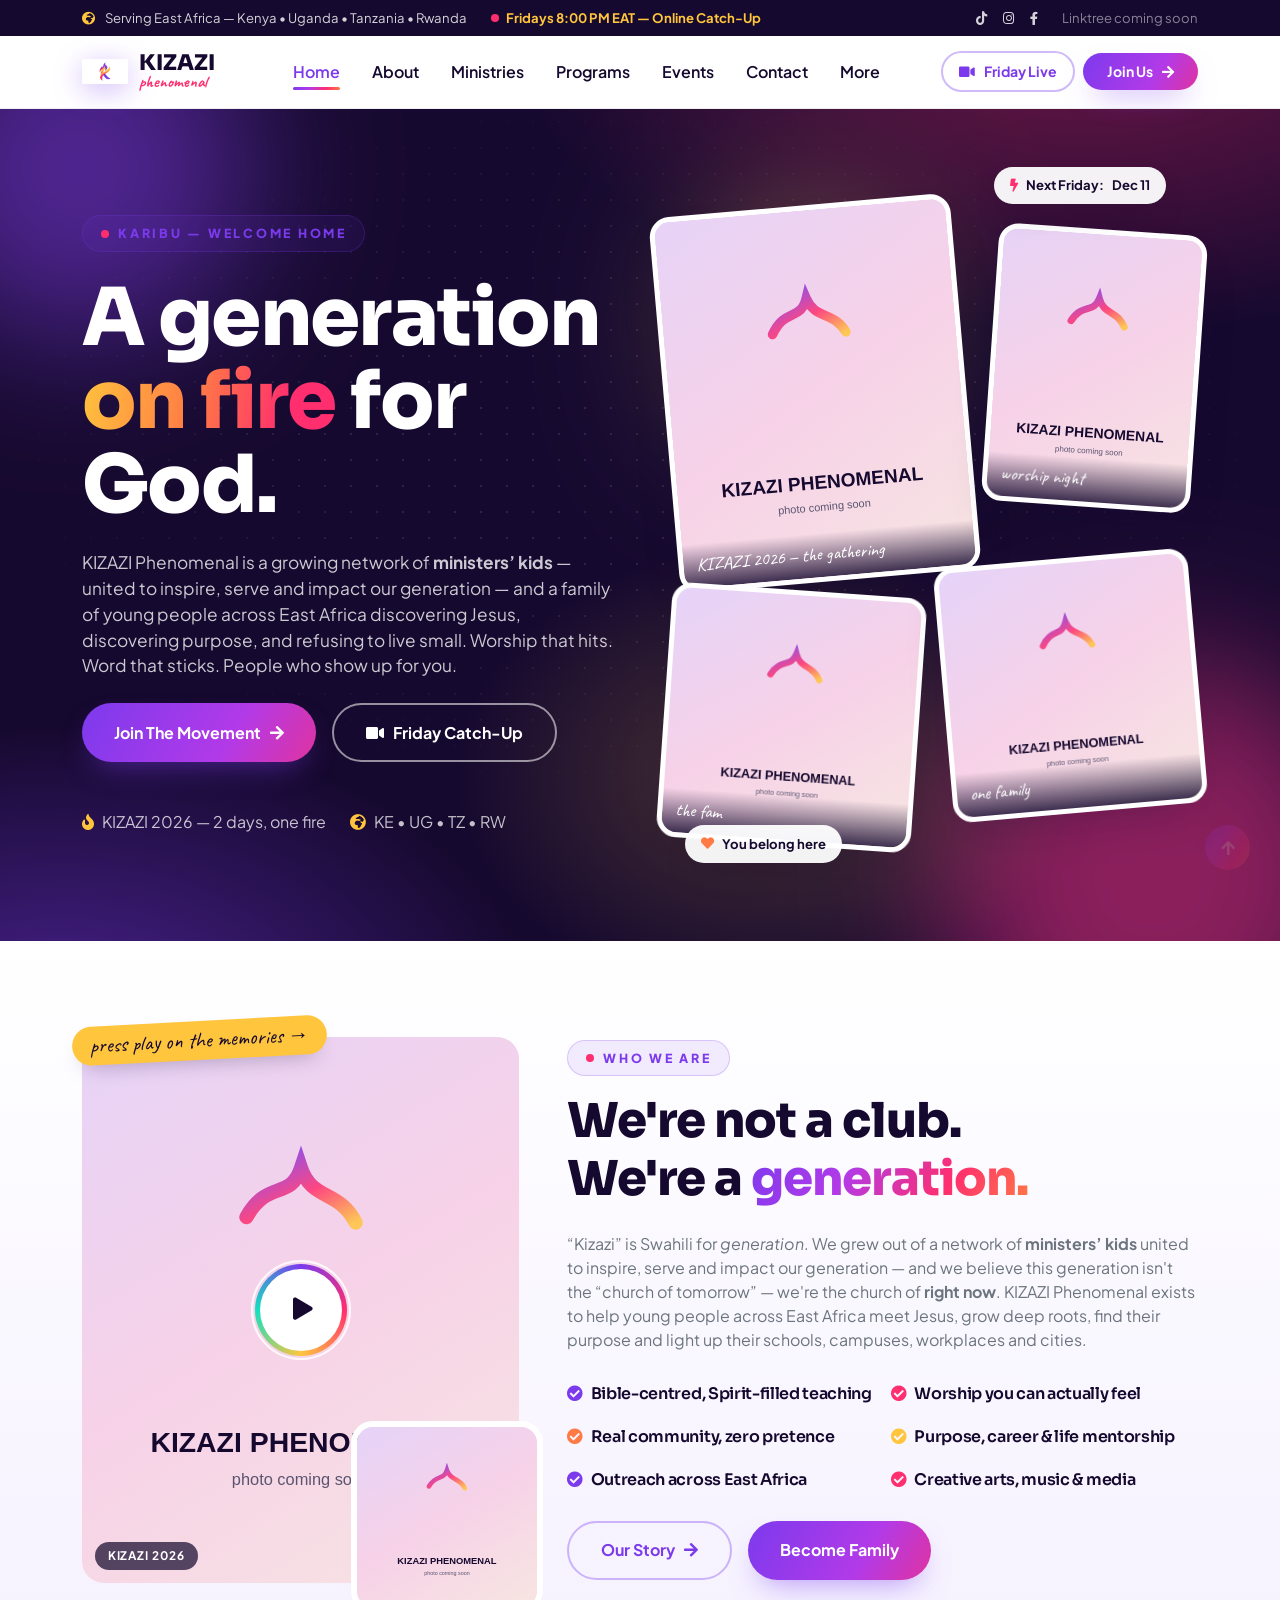
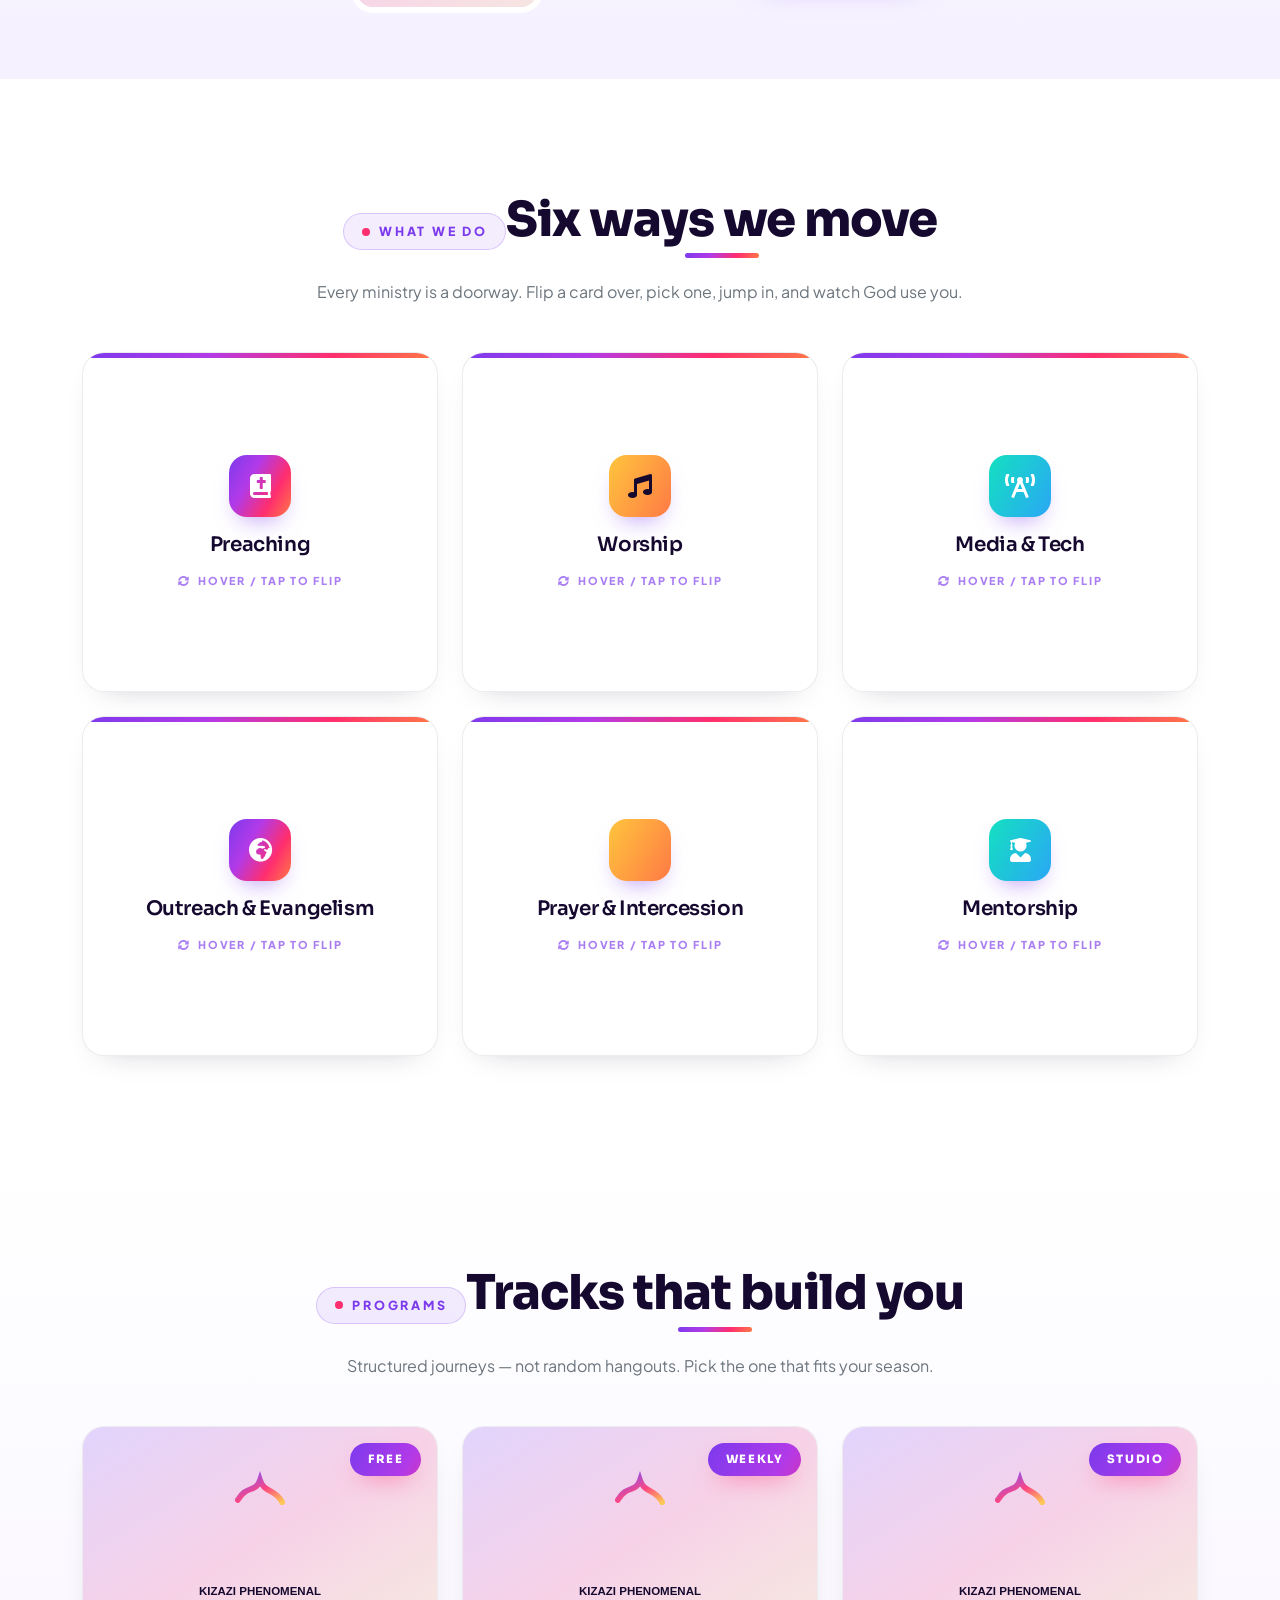
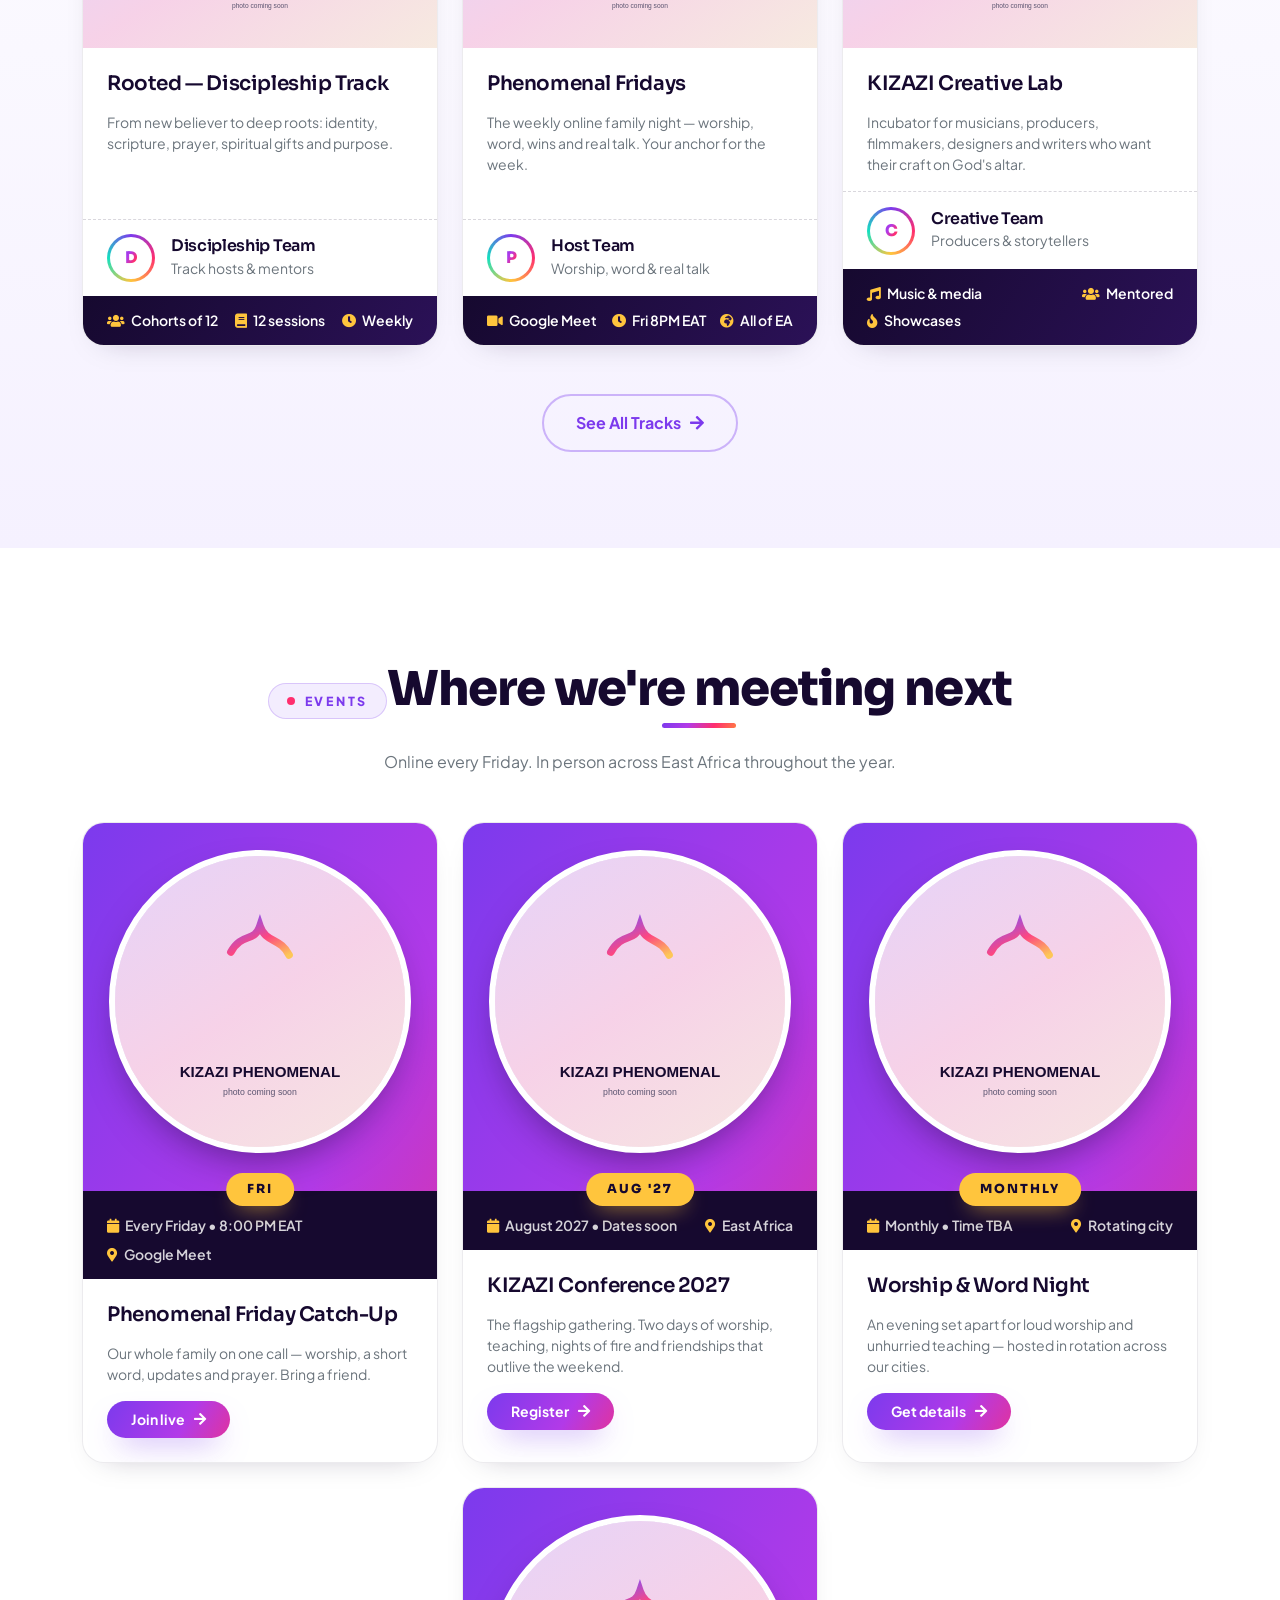
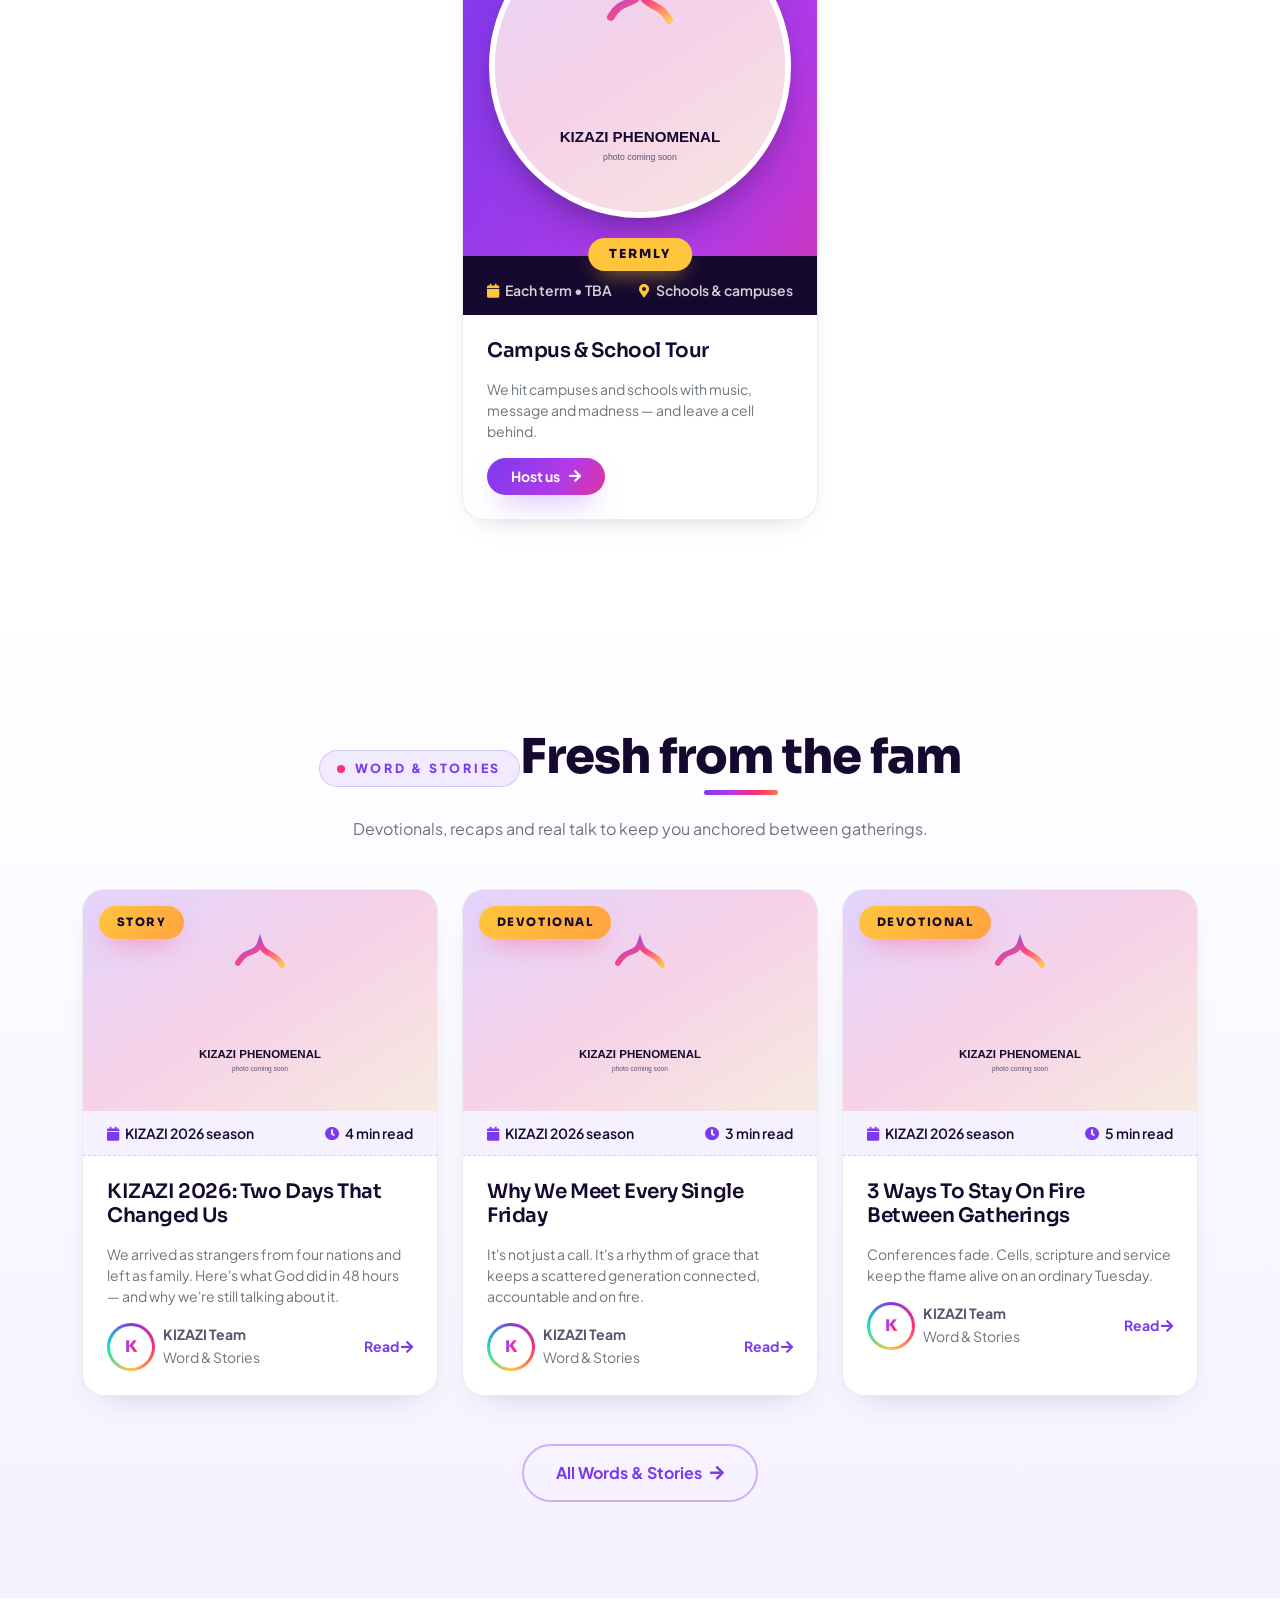
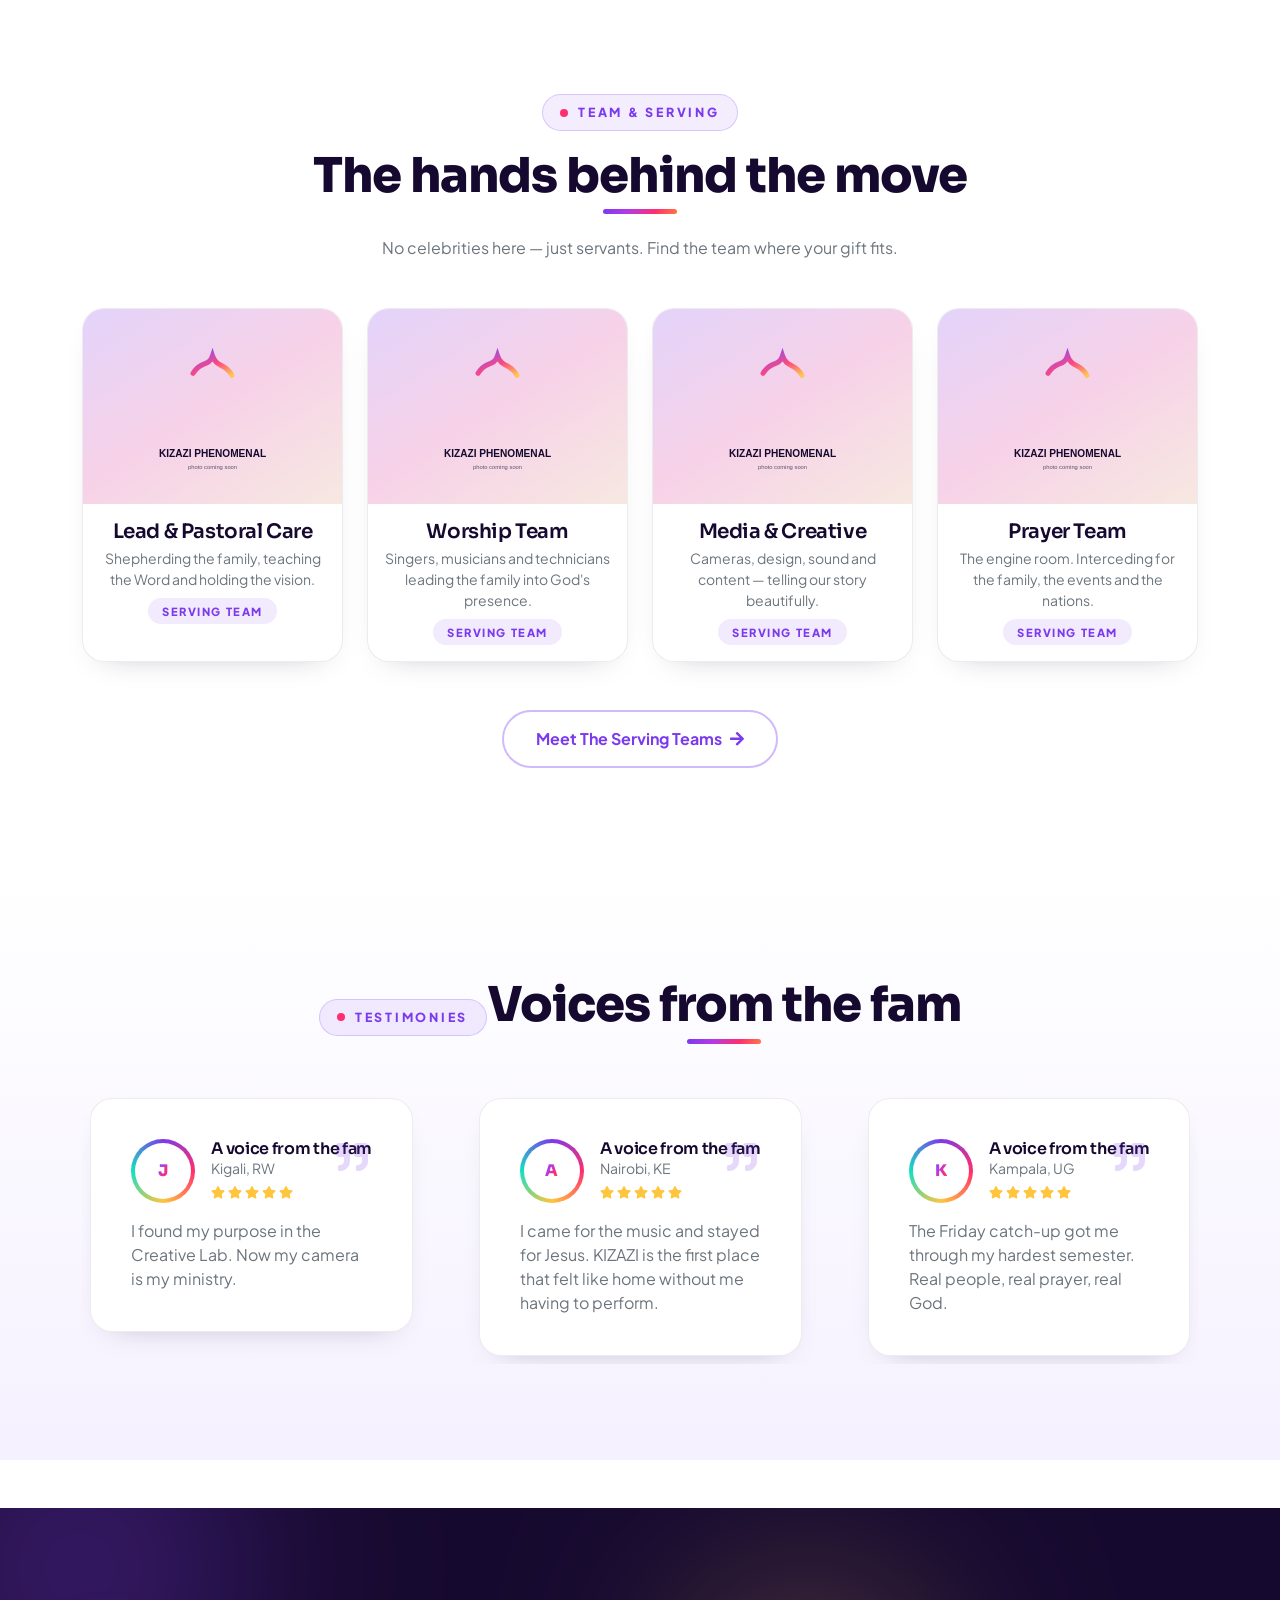
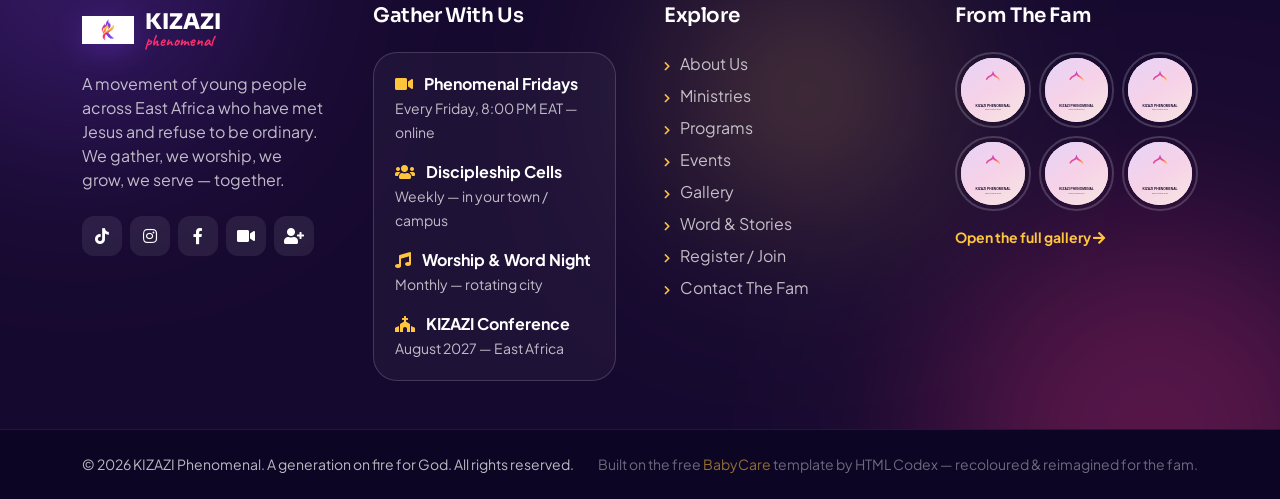
<file: index.html>
<!DOCTYPE html>
<html lang="en">
<head>
    <meta charset="utf-8">
    <title>KIZAZI Phenomenal — A Generation On Fire For God</title>
    <meta content="width=device-width, initial-scale=1.0" name="viewport">
    <meta content="KIZAZI Phenomenal, youth ministry, East Africa, Christian youth, Jesus, worship, discipleship, Kenya, Uganda, Tanzania, Rwanda" name="keywords">
    <meta content="KIZAZI Phenomenal is a growing network of ministers' kids and young people across East Africa: worship, the Word, real community, purpose and outreach. Join us every Friday online." name="description">
    <meta property="og:title" content="KIZAZI Phenomenal — A Generation On Fire For God">
    <meta property="og:description" content="KIZAZI Phenomenal is a growing network of ministers' kids and young people across East Africa: worship, the Word, real community, purpose and outreach. Join us every Friday online.">
    <meta property="og:type" content="website">
    <meta property="og:image" content="img/brand/logo-mark.png">
    <link rel="icon" type="image/png" href="img/brand/logo-mark.png">

    <link rel="preconnect" href="https://fonts.googleapis.com">
    <link rel="preconnect" href="https://fonts.gstatic.com" crossorigin>
    <link href="https://fonts.googleapis.com/css2?family=Sora:wght@600;700;800&family=Plus+Jakarta+Sans:wght@300;400;500;600;700;800&family=Caveat:wght@600;700&display=swap" rel="stylesheet">

    <link rel="stylesheet" href="https://use.fontawesome.com/releases/v5.15.4/css/all.css"/>
    <link href="https://cdn.jsdelivr.net/npm/bootstrap-icons@1.4.1/font/bootstrap-icons.css" rel="stylesheet">

    <link href="lib/animate/animate.min.css" rel="stylesheet">
    <link href="lib/lightbox/css/lightbox.min.css" rel="stylesheet">
    <link href="lib/owlcarousel/assets/owl.carousel.min.css" rel="stylesheet">

    <link href="css/bootstrap.min.css" rel="stylesheet">
    <link href="css/style.css" rel="stylesheet">
    <link href="css/kizazi.css" rel="stylesheet">
</head>
<body>
        <div class="kz-topbar py-2">
            <div class="container d-none d-lg-flex justify-content-between align-items-center">
                <div class="d-flex align-items-center gap-4">
                    <span><i class="fas fa-globe-africa me-2" style="color:var(--kz-gold)"></i> Serving East Africa &mdash; Kenya &bull; Uganda &bull; Tanzania &bull; Rwanda</span>
                    <a href="https://meet.google.com/mcr-fupc-buw" target="_blank" rel="noopener" class="kz-live"><span class="dot"></span> Fridays 8:00 PM EAT &mdash; Online Catch-Up</a>
                </div>
                <div class="d-flex align-items-center gap-3">
                    <a href="https://www.tiktok.com/@kizazi.phenomenal" target="_blank" rel="noopener" aria-label="TikTok"><i class="fab fa-tiktok"></i></a>
                    <a href="https://www.instagram.com/kizazi_phenomenal" target="_blank" rel="noopener" aria-label="Instagram"><i class="fab fa-instagram"></i></a>
                    <a href="https://www.facebook.com/kizaziphenomenal" target="_blank" rel="noopener" aria-label="Facebook"><i class="fab fa-facebook-f"></i></a>
                    <span class="ms-2" style="opacity:.6">Linktree coming soon</span>
                </div>
            </div>
        </div>
        <nav class="navbar navbar-expand-xl kz-navbar sticky-top py-2">
            <div class="container">
                <a href="index.html" class="navbar-brand kz-brand">
                    <img src="img/brand/logo-mark.png" alt="KIZAZI Phenomenal logo">
                    <span class="kz-brand-name">KIZAZI<span>phenomenal</span></span>
                </a>
                <button class="navbar-toggler py-2 px-3" type="button" data-bs-toggle="collapse" data-bs-target="#navbarCollapse" aria-label="Toggle navigation">
                    <span class="fa fa-bars" style="color:var(--kz-violet)"></span>
                </button>
                <div class="collapse navbar-collapse" id="navbarCollapse">
                    <div class="navbar-nav mx-auto">
                        <a href="index.html" class="nav-item nav-link active">Home</a><a href="about.html" class="nav-item nav-link">About</a><a href="ministries.html" class="nav-item nav-link">Ministries</a><a href="programs.html" class="nav-item nav-link">Programs</a><a href="events.html" class="nav-item nav-link">Events</a><a href="contact.html" class="nav-item nav-link">Contact</a>
                        <div class="nav-item dropdown">
                            <a href="#" class="nav-link dropdown-toggle" data-bs-toggle="dropdown">More</a>
                            <div class="dropdown-menu m-0 rounded-3 border-0 shadow p-2"><a href="gallery.html" class="dropdown-item">Gallery</a><a href="blog.html" class="dropdown-item">Word &amp; Stories</a><a href="team.html" class="dropdown-item">Team &amp; Serving</a><a href="testimonial.html" class="dropdown-item">Testimonies</a></div>
                        </div>
                    </div>
                    <div class="d-flex align-items-center gap-2 mt-3 mt-xl-0">
                        <a href="https://meet.google.com/mcr-fupc-buw" target="_blank" rel="noopener" class="btn-kz btn-kz-line btn-sm px-3 py-2"><i class="fas fa-video"></i> Friday Live</a>
                        <a href="https://forms.gle/vzRJrigBHCNormVA9" target="_blank" rel="noopener" class="btn-kz btn-sm px-4 py-2">Join Us <i class="fas fa-arrow-right"></i></a>
                    </div>
                </div>
            </div>
        </nav>

        <!-- Hero Start -->
        <section class="kz-hero py-5">
            <span class="kz-orb a" aria-hidden="true"></span><span class="kz-orb b" aria-hidden="true"></span><span class="kz-orb c" aria-hidden="true"></span>
            <span class="kz-sparkle" aria-hidden="true" style="left:7%;top:18%;--sd:0.0s;--ss:1.0"></span><span class="kz-sparkle g" aria-hidden="true" style="left:14%;top:66%;--sd:0.9s;--ss:0.7"></span><span class="kz-sparkle" aria-hidden="true" style="left:21%;top:32%;--sd:1.7s;--ss:1.2"></span><span class="kz-sparkle g" aria-hidden="true" style="left:30%;top:76%;--sd:0.4s;--ss:0.9"></span><span class="kz-sparkle" aria-hidden="true" style="left:39%;top:14%;--sd:2.3s;--ss:0.7"></span><span class="kz-sparkle" aria-hidden="true" style="left:48%;top:58%;--sd:1.2s;--ss:1.1"></span><span class="kz-sparkle g" aria-hidden="true" style="left:57%;top:70%;--sd:2.7s;--ss:0.8"></span><span class="kz-sparkle" aria-hidden="true" style="left:65%;top:22%;--sd:0.6s;--ss:1.0"></span><span class="kz-sparkle" aria-hidden="true" style="left:73%;top:48%;--sd:1.5s;--ss:0.7"></span><span class="kz-sparkle g" aria-hidden="true" style="left:82%;top:16%;--sd:2.1s;--ss:1.2"></span><span class="kz-sparkle" aria-hidden="true" style="left:90%;top:62%;--sd:0.3s;--ss:0.8"></span><span class="kz-sparkle g" aria-hidden="true" style="left:52%;top:36%;--sd:1.9s;--ss:0.6"></span>
            <div class="container py-5 position-relative">
                <div class="row g-5 align-items-center">
                    <div class="col-lg-6">
                        <span class="kz-eyebrow"><span class="dot"></span>Karibu &mdash; welcome home</span>
                        <h1 class="kz-hero-title mt-4">A generation<br><span class="grad">on fire</span> for God.</h1>
                        <p class="kz-hero-sub mt-4">KIZAZI Phenomenal is a growing network of <strong>ministers&rsquo; kids</strong>
                        &mdash; united to inspire, serve and impact our generation &mdash; and a family of young
                        people across East Africa discovering Jesus, discovering purpose, and refusing to live small.
                        Worship that hits. Word that sticks. People who show up for you.</p>
                        <div class="d-flex flex-wrap gap-3 mt-4">
                            <a href="https://forms.gle/vzRJrigBHCNormVA9" target="_blank" rel="noopener" class="btn-kz">Join The Movement <i class="fas fa-arrow-right"></i></a>
                            <a href="https://meet.google.com/mcr-fupc-buw" target="_blank" rel="noopener" class="btn-kz btn-kz-ghost"><i class="fas fa-video"></i> Friday Catch-Up</a>
                        </div>
                        <div class="d-flex flex-wrap gap-4 mt-5" style="color:rgba(255,255,255,.75)">
                            <span><i class="fas fa-fire me-2" style="color:var(--kz-gold)"></i>KIZAZI 2026 &mdash; 2 days, one fire</span>
                            <span><i class="fas fa-globe-africa me-2" style="color:var(--kz-gold)"></i>KE &bull; UG &bull; TZ &bull; RW</span>
                        </div>
                    </div>
                    <div class="col-lg-6">
                        <div class="kz-hero-collage">
                            <div class="row g-4">
                                <div class="col-7">
                                    <div class="kz-polaroid tilt-l" style="aspect-ratio:4/5"><img data-drive="1w2oIGh9BBn2tXBDsNy8CvpZQywT6Qceh" data-drive-w="900" class="" alt="KIZAZI 2026 gathering" loading="lazy" ><span class="cap">KIZAZI 2026 &mdash; the gathering</span></div>
                                </div>
                                <div class="col-5 mt-5">
                                    <div class="kz-polaroid tilt-r" style="aspect-ratio:3/4"><img data-drive="13BJwgGhr6XDHC9h13ByCXUag3ViLt4pK" data-drive-w="700" class="" alt="Worship night" loading="lazy" ><span class="cap">worship night</span></div>
                                </div>
                                <div class="col-6 mt-2">
                                    <div class="kz-polaroid tilt-r" style="aspect-ratio:1/1"><img data-drive="123Sg1hwdaWtmPDX9Qb6ePdTY8hzg04vV" data-drive-w="700" class="" alt="The KIZAZI family" loading="lazy" ><span class="cap">the fam</span></div>
                                </div>
                                <div class="col-6 mt-n4">
                                    <div class="kz-polaroid tilt-l" style="aspect-ratio:1/1"><img data-drive="16r29HQUQrjocav3vAQa8T_Oun9K5lips" data-drive-w="700" class="" alt="One family" loading="lazy" ><span class="cap">one family</span></div>
                                </div>
                            </div>
                            <span class="kz-float-chip" style="top:-14px;right:6%"><i class="fas fa-bolt" style="color:var(--kz-magenta)"></i> Next Friday: <span class="kz-next-friday">&mdash;</span></span>
                            <span class="kz-float-chip" style="bottom:-18px;left:4%;animation-delay:1.2s"><i class="fas fa-heart" style="color:var(--kz-coral)"></i> You belong here</span>
                        </div>
                    </div>
                </div>
            </div>
        </section>
        <!-- Hero End -->

        <!-- About Start -->
        <section class="py-5 kz-tint">
            <div class="container py-5">
                <div class="row g-5 align-items-center">
                    <div class="col-lg-5">
                        <div class="position-relative kz-play-photo">
                            <div class="kz-photo" style="aspect-ratio:4/5"><img data-drive="138YqINm17FRZL1_guRj83Am0GF9QRV-n" data-drive-w="900" class="" alt="KIZAZI 2026 moment" loading="lazy" ><span class="kz-photo-tag">KIZAZI 2026</span></div>
                            <a href="gallery.html" class="kz-play" aria-label="Relive KIZAZI 2026 in the gallery">
                                <span class="kz-ring kz-ring-lg"><span class="kz-avatar"><i class="fas fa-play"></i></span></span>
                            </a>
                            <div class="kz-photo position-absolute d-none d-md-block" style="width:44%;right:-24px;bottom:-30px;aspect-ratio:1/1;border:6px solid #fff;z-index:4"><img data-drive="1N8Y4GFV3USaz65XVOQLyW-uUqNxxcyFC" data-drive-w="600" class="" alt="KIZAZI community" loading="lazy" ></div>
                            <span class="kz-sticker position-absolute" style="top:-16px;left:-10px;z-index:4">press play on the memories &rarr;</span>
                        </div>
                    </div>
                    <div class="col-lg-7">
                        <span class="kz-eyebrow"><span class="dot"></span>Who we are</span>
                        <h2 class="display-5 mt-3">We're not a club.<br>We're a <span class="text-grad">generation.</span></h2>
                        <p class="text-muted mt-4">&ldquo;Kizazi&rdquo; is Swahili for <em>generation</em>. We grew out of a network of
                        <strong>ministers&rsquo; kids</strong> united to inspire, serve and impact our generation &mdash; and we believe
                        this generation isn't the &ldquo;church of tomorrow&rdquo; &mdash; we're the church of <strong>right now</strong>.
                        KIZAZI Phenomenal exists to help young people across East Africa meet Jesus, grow deep roots,
                        find their purpose and light up their schools, campuses, workplaces and cities.</p>
                        <div class="row g-3 mt-2">
                            <div class="col-md-6"><h6 class="mb-2"><i class="fas fa-check-circle me-2" style="color:var(--kz-violet)"></i>Bible-centred, Spirit-filled teaching</h6></div>
                            <div class="col-md-6"><h6 class="mb-2"><i class="fas fa-check-circle me-2" style="color:var(--kz-magenta)"></i>Worship you can actually feel</h6></div>
                            <div class="col-md-6"><h6 class="mb-2"><i class="fas fa-check-circle me-2" style="color:var(--kz-coral)"></i>Real community, zero pretence</h6></div>
                            <div class="col-md-6"><h6 class="mb-2"><i class="fas fa-check-circle me-2" style="color:var(--kz-gold)"></i>Purpose, career &amp; life mentorship</h6></div>
                            <div class="col-md-6"><h6 class="mb-2"><i class="fas fa-check-circle me-2" style="color:var(--kz-violet)"></i>Outreach across East Africa</h6></div>
                            <div class="col-md-6"><h6 class="mb-2"><i class="fas fa-check-circle me-2" style="color:var(--kz-magenta)"></i>Creative arts, music &amp; media</h6></div>
                        </div>
                        <div class="d-flex flex-wrap gap-3 mt-4">
                            <a href="about.html" class="btn-kz btn-kz-line">Our Story <i class="fas fa-arrow-right"></i></a>
                            <a href="https://forms.gle/vzRJrigBHCNormVA9" target="_blank" rel="noopener" class="btn-kz">Become Family</a>
                        </div>
                    </div>
                </div>
            </div>
        </section>
        <!-- About End -->

        <!-- Service Start -->
        <section class="py-5">
            <div class="container py-5">
                <div class="mb-5 text-center mx-auto" style="max-width:760px"><span class="kz-eyebrow"><span class="dot"></span>What we do</span><h2 class="display-5 mt-3 kz-section-title">Six ways we move</h2><p class="text-muted mt-4 mx-auto">Every ministry is a doorway. Flip a card over, pick one, jump in, and watch God use you.</p></div>
                <div class="row g-4">
                    <div class="col-md-6 col-lg-4 col-xl-4"><div class="kz-flip h-100"><div class="kz-flip-inner"><div class="kz-flip-face kz-flip-front"><div class="kz-icon "><i class="fas fa-bible"></i></div><h4 class="h5 mt-3 mb-0">Preaching</h4><span class="kz-flip-hint mt-3"><i class="fas fa-sync-alt me-1"></i> hover / tap to flip</span></div><div class="kz-flip-face kz-flip-back"><h4 class="h5" style="color:#fff">Preaching</h4><p class="my-3 small">The Word handled with reverence and fire &mdash; messages that answer real questions and call a generation higher.</p><a href="https://forms.gle/vzRJrigBHCNormVA9" target="_blank" rel="noopener" class="btn-kz btn-kz-ghost btn-sm px-4 py-2">Get Involved <i class="fas fa-arrow-right"></i></a></div></div></div></div><div class="col-md-6 col-lg-4 col-xl-4"><div class="kz-flip h-100"><div class="kz-flip-inner"><div class="kz-flip-face kz-flip-front"><div class="kz-icon gold"><i class="fas fa-music"></i></div><h4 class="h5 mt-3 mb-0">Worship</h4><span class="kz-flip-hint mt-3"><i class="fas fa-sync-alt me-1"></i> hover / tap to flip</span></div><div class="kz-flip-face kz-flip-back"><h4 class="h5" style="color:#fff">Worship</h4><p class="my-3 small">Loud, honest, Spirit-led worship. Singers, musicians and worshippers leading the family into God's presence.</p><a href="https://forms.gle/vzRJrigBHCNormVA9" target="_blank" rel="noopener" class="btn-kz btn-kz-ghost btn-sm px-4 py-2">Get Involved <i class="fas fa-arrow-right"></i></a></div></div></div></div><div class="col-md-6 col-lg-4 col-xl-4"><div class="kz-flip h-100"><div class="kz-flip-inner"><div class="kz-flip-face kz-flip-front"><div class="kz-icon mint"><i class="fas fa-broadcast-tower"></i></div><h4 class="h5 mt-3 mb-0">Media &amp; Tech</h4><span class="kz-flip-hint mt-3"><i class="fas fa-sync-alt me-1"></i> hover / tap to flip</span></div><div class="kz-flip-face kz-flip-back"><h4 class="h5" style="color:#fff">Media &amp; Tech</h4><p class="my-3 small">Cameras, sound, design, livestreams and content &mdash; the crew that carries the message beyond the room.</p><a href="https://forms.gle/vzRJrigBHCNormVA9" target="_blank" rel="noopener" class="btn-kz btn-kz-ghost btn-sm px-4 py-2">Get Involved <i class="fas fa-arrow-right"></i></a></div></div></div></div><div class="col-md-6 col-lg-4 col-xl-4"><div class="kz-flip h-100"><div class="kz-flip-inner"><div class="kz-flip-face kz-flip-front"><div class="kz-icon "><i class="fas fa-globe-africa"></i></div><h4 class="h5 mt-3 mb-0">Outreach &amp; Evangelism</h4><span class="kz-flip-hint mt-3"><i class="fas fa-sync-alt me-1"></i> hover / tap to flip</span></div><div class="kz-flip-face kz-flip-back"><h4 class="h5" style="color:#fff">Outreach &amp; Evangelism</h4><p class="my-3 small">Street evangelism, school and community visits, and cross-border teams. Faith with hands and feet.</p><a href="https://forms.gle/vzRJrigBHCNormVA9" target="_blank" rel="noopener" class="btn-kz btn-kz-ghost btn-sm px-4 py-2">Get Involved <i class="fas fa-arrow-right"></i></a></div></div></div></div><div class="col-md-6 col-lg-4 col-xl-4"><div class="kz-flip h-100"><div class="kz-flip-inner"><div class="kz-flip-face kz-flip-front"><div class="kz-icon gold"><i class="fas fa-hands-praying"></i></div><h4 class="h5 mt-3 mb-0">Prayer &amp; Intercession</h4><span class="kz-flip-hint mt-3"><i class="fas fa-sync-alt me-1"></i> hover / tap to flip</span></div><div class="kz-flip-face kz-flip-back"><h4 class="h5" style="color:#fff">Prayer &amp; Intercession</h4><p class="my-3 small">A house of prayer for a generation. We contend for our families, cities and nations &mdash; and we expect answers.</p><a href="https://forms.gle/vzRJrigBHCNormVA9" target="_blank" rel="noopener" class="btn-kz btn-kz-ghost btn-sm px-4 py-2">Get Involved <i class="fas fa-arrow-right"></i></a></div></div></div></div><div class="col-md-6 col-lg-4 col-xl-4"><div class="kz-flip h-100"><div class="kz-flip-inner"><div class="kz-flip-face kz-flip-front"><div class="kz-icon mint"><i class="fas fa-user-graduate"></i></div><h4 class="h5 mt-3 mb-0">Mentorship</h4><span class="kz-flip-hint mt-3"><i class="fas fa-sync-alt me-1"></i> hover / tap to flip</span></div><div class="kz-flip-face kz-flip-back"><h4 class="h5" style="color:#fff">Mentorship</h4><p class="my-3 small">Older-and-wiser believers walking with you through school, ministry, career and life decisions.</p><a href="https://forms.gle/vzRJrigBHCNormVA9" target="_blank" rel="noopener" class="btn-kz btn-kz-ghost btn-sm px-4 py-2">Get Involved <i class="fas fa-arrow-right"></i></a></div></div></div></div>
                </div>
            </div>
        </section>
        <!-- Service End -->

        <!-- Programs Start -->
        <section class="py-5 kz-tint">
            <div class="container py-5">
                <div class="mb-5 text-center mx-auto" style="max-width:760px"><span class="kz-eyebrow"><span class="dot"></span>Programs</span><h2 class="display-5 mt-3 kz-section-title">Tracks that build you</h2><p class="text-muted mt-4 mx-auto">Structured journeys &mdash; not random hangouts. Pick the one that fits your season.</p></div>
                <div class="row g-4 justify-content-center">
                    <div class="col-md-6 col-lg-6 col-xl-4"><div class="kz-card kz-program h-100"><div class="kz-program-img"><div class="kz-photo" style="aspect-ratio:16/10;border-radius:0"><img data-drive="1lsHDY2-8zHeowao8Rs78H3ZgZaLh8672" data-drive-w="800" class="" alt="Rooted — Discipleship Track" loading="lazy" ></div><span class="kz-rate">FREE</span></div><div class="p-4 pb-3"><a href="programs.html" class="h5 kz-title-link">Rooted — Discipleship Track</a><p class="text-muted small mt-3 mb-0">From new believer to deep roots: identity, scripture, prayer, spiritual gifts and purpose.</p></div><div class="kz-program-lead"><span class="kz-ring kz-ring-xs"><span class="kz-avatar"><span class="l">D</span></span></span><div class="ms-3"><h6 class="mb-0">Discipleship Team</h6><small class="text-muted">Track hosts & mentors</small></div></div><div class="kz-program-meta"><small><i class="fas fa-users me-1" style="color:var(--kz-gold)"></i> Cohorts of 12</small><small><i class="fas fa-book me-1" style="color:var(--kz-gold)"></i> 12 sessions</small><small><i class="fas fa-clock me-1" style="color:var(--kz-gold)"></i> Weekly</small></div></div></div><div class="col-md-6 col-lg-6 col-xl-4"><div class="kz-card kz-program h-100"><div class="kz-program-img"><div class="kz-photo" style="aspect-ratio:16/10;border-radius:0"><img data-drive="1A3iWtP0uMt94OvJVoQjdkR2I6kI9_41w" data-drive-w="800" class="" alt="Phenomenal Fridays" loading="lazy" ></div><span class="kz-rate">WEEKLY</span></div><div class="p-4 pb-3"><a href="programs.html" class="h5 kz-title-link">Phenomenal Fridays</a><p class="text-muted small mt-3 mb-0">The weekly online family night &mdash; worship, word, wins and real talk. Your anchor for the week.</p></div><div class="kz-program-lead"><span class="kz-ring kz-ring-xs"><span class="kz-avatar"><span class="l">P</span></span></span><div class="ms-3"><h6 class="mb-0">Host Team</h6><small class="text-muted">Worship, word & real talk</small></div></div><div class="kz-program-meta"><small><i class="fas fa-video me-1" style="color:var(--kz-gold)"></i> Google Meet</small><small><i class="fas fa-clock me-1" style="color:var(--kz-gold)"></i> Fri 8PM EAT</small><small><i class="fas fa-globe-africa me-1" style="color:var(--kz-gold)"></i> All of EA</small></div></div></div><div class="col-md-6 col-lg-6 col-xl-4"><div class="kz-card kz-program h-100"><div class="kz-program-img"><div class="kz-photo" style="aspect-ratio:16/10;border-radius:0"><img data-drive="1r53IGVmSRyDSz9Xx9Wysnz8V_wQ20OAF" data-drive-w="800" class="" alt="KIZAZI Creative Lab" loading="lazy" ></div><span class="kz-rate">STUDIO</span></div><div class="p-4 pb-3"><a href="programs.html" class="h5 kz-title-link">KIZAZI Creative Lab</a><p class="text-muted small mt-3 mb-0">Incubator for musicians, producers, filmmakers, designers and writers who want their craft on God's altar.</p></div><div class="kz-program-lead"><span class="kz-ring kz-ring-xs"><span class="kz-avatar"><span class="l">C</span></span></span><div class="ms-3"><h6 class="mb-0">Creative Team</h6><small class="text-muted">Producers & storytellers</small></div></div><div class="kz-program-meta"><small><i class="fas fa-music me-1" style="color:var(--kz-gold)"></i> Music & media</small><small><i class="fas fa-users me-1" style="color:var(--kz-gold)"></i> Mentored</small><small><i class="fas fa-fire me-1" style="color:var(--kz-gold)"></i> Showcases</small></div></div></div>
                </div>
                <div class="text-center mt-5"><a href="programs.html" class="btn-kz btn-kz-line">See All Tracks <i class="fas fa-arrow-right"></i></a></div>
            </div>
        </section>
        <!-- Program End -->

        <!-- Events Start -->
        <section class="py-5">
            <div class="container py-5">
                <div class="mb-5 text-center mx-auto" style="max-width:760px"><span class="kz-eyebrow"><span class="dot"></span>Events</span><h2 class="display-5 mt-3 kz-section-title">Where we're meeting next</h2><p class="text-muted mt-4 mx-auto">Online every Friday. In person across East Africa throughout the year.</p></div>
                <div class="row g-4 justify-content-center">
                    <div class="col-md-6 col-lg-6 col-xl-4"><div class="kz-card kz-event h-100"><div class="kz-event-top"><div class="kz-event-img"><img data-drive="1KaN84BydKGM5gLShYPGwn_gg9lPyRmzh" data-drive-w="800" class="" alt="Phenomenal Friday Catch-Up" loading="lazy" ><a href="https://drive.google.com/thumbnail?id=1KaN84BydKGM5gLShYPGwn_gg9lPyRmzh&sz=w1400" data-lightbox="event-21" class="kz-event-lb" aria-label="Open photo"><i class="fas fa-search-plus fa-2x text-white"></i></a></div><span class="kz-event-date">FRI</span></div><div class="kz-event-bar"><small><i class="fas fa-calendar me-1"></i> Every Friday &bull; 8:00 PM EAT</small><small><i class="fas fa-map-marker-alt me-1"></i> Google Meet</small></div><div class="p-4"><a href="https://meet.google.com/mcr-fupc-buw" target="_blank" rel="noopener" class="h5 kz-title-link">Phenomenal Friday Catch-Up</a><p class="text-muted small mt-3 mb-3">Our whole family on one call &mdash; worship, a short word, updates and prayer. Bring a friend.</p><a href="https://meet.google.com/mcr-fupc-buw" target="_blank" rel="noopener" class="btn-kz btn-sm px-4 py-2">Join live <i class="fas fa-arrow-right"></i></a></div></div></div><div class="col-md-6 col-lg-6 col-xl-4"><div class="kz-card kz-event h-100"><div class="kz-event-top"><div class="kz-event-img"><img data-drive="18VifyAxl_4l920PrnaGl07SSti9f8Q_e" data-drive-w="800" class="" alt="KIZAZI Conference 2027" loading="lazy" ><a href="https://drive.google.com/thumbnail?id=18VifyAxl_4l920PrnaGl07SSti9f8Q_e&sz=w1400" data-lightbox="event-22" class="kz-event-lb" aria-label="Open photo"><i class="fas fa-search-plus fa-2x text-white"></i></a></div><span class="kz-event-date">AUG '27</span></div><div class="kz-event-bar"><small><i class="fas fa-calendar me-1"></i> August 2027 &bull; Dates soon</small><small><i class="fas fa-map-marker-alt me-1"></i> East Africa</small></div><div class="p-4"><a href="https://forms.gle/vzRJrigBHCNormVA9" target="_blank" rel="noopener" class="h5 kz-title-link">KIZAZI Conference 2027</a><p class="text-muted small mt-3 mb-3">The flagship gathering. Two days of worship, teaching, nights of fire and friendships that outlive the weekend.</p><a href="https://forms.gle/vzRJrigBHCNormVA9" target="_blank" rel="noopener" class="btn-kz btn-sm px-4 py-2">Register <i class="fas fa-arrow-right"></i></a></div></div></div><div class="col-md-6 col-lg-6 col-xl-4"><div class="kz-card kz-event h-100"><div class="kz-event-top"><div class="kz-event-img"><img data-drive="1YL9wWv2xYSE0fdrGLCFTA3CmlO9Q5E5D" data-drive-w="800" class="" alt="Worship & Word Night" loading="lazy" ><a href="https://drive.google.com/thumbnail?id=1YL9wWv2xYSE0fdrGLCFTA3CmlO9Q5E5D&sz=w1400" data-lightbox="event-23" class="kz-event-lb" aria-label="Open photo"><i class="fas fa-search-plus fa-2x text-white"></i></a></div><span class="kz-event-date">MONTHLY</span></div><div class="kz-event-bar"><small><i class="fas fa-calendar me-1"></i> Monthly &bull; Time TBA</small><small><i class="fas fa-map-marker-alt me-1"></i> Rotating city</small></div><div class="p-4"><a href="https://forms.gle/vzRJrigBHCNormVA9" target="_blank" rel="noopener" class="h5 kz-title-link">Worship & Word Night</a><p class="text-muted small mt-3 mb-3">An evening set apart for loud worship and unhurried teaching &mdash; hosted in rotation across our cities.</p><a href="https://forms.gle/vzRJrigBHCNormVA9" target="_blank" rel="noopener" class="btn-kz btn-sm px-4 py-2">Get details <i class="fas fa-arrow-right"></i></a></div></div></div><div class="col-md-6 col-lg-6 col-xl-4"><div class="kz-card kz-event h-100"><div class="kz-event-top"><div class="kz-event-img"><img data-drive="1xC3xzAePVgOzjyMOVLttJDPhrOEEoCUx" data-drive-w="800" class="" alt="Campus & School Tour" loading="lazy" ><a href="https://drive.google.com/thumbnail?id=1xC3xzAePVgOzjyMOVLttJDPhrOEEoCUx&sz=w1400" data-lightbox="event-24" class="kz-event-lb" aria-label="Open photo"><i class="fas fa-search-plus fa-2x text-white"></i></a></div><span class="kz-event-date">TERMLY</span></div><div class="kz-event-bar"><small><i class="fas fa-calendar me-1"></i> Each term &bull; TBA</small><small><i class="fas fa-map-marker-alt me-1"></i> Schools & campuses</small></div><div class="p-4"><a href="https://forms.gle/vzRJrigBHCNormVA9" target="_blank" rel="noopener" class="h5 kz-title-link">Campus & School Tour</a><p class="text-muted small mt-3 mb-3">We hit campuses and schools with music, message and madness &mdash; and leave a cell behind.</p><a href="https://forms.gle/vzRJrigBHCNormVA9" target="_blank" rel="noopener" class="btn-kz btn-sm px-4 py-2">Host us <i class="fas fa-arrow-right"></i></a></div></div></div>
                </div>
            </div>
        </section>
        <!-- Events End -->

        <!-- Blog Start -->
        <section class="py-5 kz-tint">
            <div class="container py-5">
                <div class="mb-5 text-center mx-auto" style="max-width:760px"><span class="kz-eyebrow"><span class="dot"></span>Word &amp; Stories</span><h2 class="display-5 mt-3 kz-section-title">Fresh from the fam</h2><p class="text-muted mt-4 mx-auto">Devotionals, recaps and real talk to keep you anchored between gatherings.</p></div>
                <div class="row g-4 justify-content-center">
                    <div class="col-md-6 col-lg-6 col-xl-4"><div class="kz-card kz-post h-100"><div class="kz-program-img"><div class="kz-photo" style="aspect-ratio:16/10;border-radius:0"><img data-drive="14tH-n17U4UtHupT7SGKQsyBq5yIIO-Wl" data-drive-w="800" class="" alt="KIZAZI 2026: Two Days That Changed Us" loading="lazy" ></div><span class="kz-rate alt">Story</span></div><div class="kz-post-bar"><small><i class="fas fa-calendar me-1"></i> KIZAZI 2026 season</small><small><i class="fas fa-clock me-1"></i> 4 min read</small></div><div class="p-4"><a href="blog.html" class="h5 kz-title-link">KIZAZI 2026: Two Days That Changed Us</a><p class="text-muted small mt-3 mb-3">We arrived as strangers from four nations and left as family. Here's what God did in 48 hours &mdash; and why we're still talking about it.</p><div class="d-flex align-items-center justify-content-between"><div class="d-flex align-items-center"><span class="kz-ring kz-ring-xs"><span class="kz-avatar"><span class="l">K</span></span></span><div class="ms-2"><small class="fw-bold d-block">KIZAZI Team</small><small class="text-muted">Word &amp; Stories</small></div></div><a href="blog.html" class="fw-bold small kz-read">Read <i class="fas fa-arrow-right"></i></a></div></div></div></div><div class="col-md-6 col-lg-6 col-xl-4"><div class="kz-card kz-post h-100"><div class="kz-program-img"><div class="kz-photo" style="aspect-ratio:16/10;border-radius:0"><img data-drive="1tOT1KZVRYt9IiCY-FTo1PdEs_PoKBc9C" data-drive-w="800" class="" alt="Why We Meet Every Single Friday" loading="lazy" ></div><span class="kz-rate alt">Devotional</span></div><div class="kz-post-bar"><small><i class="fas fa-calendar me-1"></i> KIZAZI 2026 season</small><small><i class="fas fa-clock me-1"></i> 3 min read</small></div><div class="p-4"><a href="blog.html" class="h5 kz-title-link">Why We Meet Every Single Friday</a><p class="text-muted small mt-3 mb-3">It's not just a call. It's a rhythm of grace that keeps a scattered generation connected, accountable and on fire.</p><div class="d-flex align-items-center justify-content-between"><div class="d-flex align-items-center"><span class="kz-ring kz-ring-xs"><span class="kz-avatar"><span class="l">K</span></span></span><div class="ms-2"><small class="fw-bold d-block">KIZAZI Team</small><small class="text-muted">Word &amp; Stories</small></div></div><a href="blog.html" class="fw-bold small kz-read">Read <i class="fas fa-arrow-right"></i></a></div></div></div></div><div class="col-md-6 col-lg-6 col-xl-4"><div class="kz-card kz-post h-100"><div class="kz-program-img"><div class="kz-photo" style="aspect-ratio:16/10;border-radius:0"><img data-drive="1XDDP7w7B9kKk6EuOuoZUevgqeRhbrUaR" data-drive-w="800" class="" alt="3 Ways To Stay On Fire Between Gatherings" loading="lazy" ></div><span class="kz-rate alt">Devotional</span></div><div class="kz-post-bar"><small><i class="fas fa-calendar me-1"></i> KIZAZI 2026 season</small><small><i class="fas fa-clock me-1"></i> 5 min read</small></div><div class="p-4"><a href="blog.html" class="h5 kz-title-link">3 Ways To Stay On Fire Between Gatherings</a><p class="text-muted small mt-3 mb-3">Conferences fade. Cells, scripture and service keep the flame alive on an ordinary Tuesday.</p><div class="d-flex align-items-center justify-content-between"><div class="d-flex align-items-center"><span class="kz-ring kz-ring-xs"><span class="kz-avatar"><span class="l">K</span></span></span><div class="ms-2"><small class="fw-bold d-block">KIZAZI Team</small><small class="text-muted">Word &amp; Stories</small></div></div><a href="blog.html" class="fw-bold small kz-read">Read <i class="fas fa-arrow-right"></i></a></div></div></div></div>
                </div>
                <div class="text-center mt-5"><a href="blog.html" class="btn-kz btn-kz-line">All Words &amp; Stories <i class="fas fa-arrow-right"></i></a></div>
            </div>
        </section>
        <!-- Blog End -->

        <!-- Team Start -->
        <section class="py-5">
            <div class="container py-5">
                <div class="mb-5 text-center mx-auto" style="max-width:760px"><span class="kz-eyebrow"><span class="dot"></span>Team &amp; Serving</span><h2 class="display-5 mt-3 kz-section-title">The hands behind the move</h2><p class="text-muted mt-4 mx-auto">No celebrities here &mdash; just servants. Find the team where your gift fits.</p></div>
                <div class="row g-4 justify-content-center">
                    <div class="col-md-6 col-lg-4 col-xl-3"><div class="kz-card kz-team h-100"><div class="kz-team-img"><img data-drive="1kLm0a58babwyW_n4_9A6WZFVvvQywUEo" data-drive-w="700" class="" alt="Lead & Pastoral Care" loading="lazy" ><div class="kz-team-actions"><a href="https://forms.gle/vzRJrigBHCNormVA9" target="_blank" rel="noopener" class="kz-team-btn" aria-label="Join this team"><i class="fas fa-user-plus"></i></a><a href="team.html" class="kz-team-btn" aria-label="About this team"><i class="fas fa-hands-praying"></i></a><a href="https://www.instagram.com/kizazi_phenomenal" target="_blank" rel="noopener" class="kz-team-btn" aria-label="See us on Instagram"><i class="fab fa-instagram"></i></a></div></div><div class="text-center p-3"><h4 class="h5 mb-1">Lead & Pastoral Care</h4><p class="text-muted small mb-2">Shepherding the family, teaching the Word and holding the vision.</p><span class="kz-team-tag">Serving team</span></div></div></div><div class="col-md-6 col-lg-4 col-xl-3"><div class="kz-card kz-team h-100"><div class="kz-team-img"><img data-drive="1hr49FXlF6QJ0jw1mRAcELocFDytVL_ln" data-drive-w="700" class="" alt="Worship Team" loading="lazy" ><div class="kz-team-actions"><a href="https://forms.gle/vzRJrigBHCNormVA9" target="_blank" rel="noopener" class="kz-team-btn" aria-label="Join this team"><i class="fas fa-user-plus"></i></a><a href="team.html" class="kz-team-btn" aria-label="About this team"><i class="fas fa-music"></i></a><a href="https://www.instagram.com/kizazi_phenomenal" target="_blank" rel="noopener" class="kz-team-btn" aria-label="See us on Instagram"><i class="fab fa-instagram"></i></a></div></div><div class="text-center p-3"><h4 class="h5 mb-1">Worship Team</h4><p class="text-muted small mb-2">Singers, musicians and technicians leading the family into God's presence.</p><span class="kz-team-tag">Serving team</span></div></div></div><div class="col-md-6 col-lg-4 col-xl-3"><div class="kz-card kz-team h-100"><div class="kz-team-img"><img data-drive="1puPEA7OhRI_hJo7Czqfl-d4tSTQZRiLW" data-drive-w="700" class="" alt="Media & Creative" loading="lazy" ><div class="kz-team-actions"><a href="https://forms.gle/vzRJrigBHCNormVA9" target="_blank" rel="noopener" class="kz-team-btn" aria-label="Join this team"><i class="fas fa-user-plus"></i></a><a href="team.html" class="kz-team-btn" aria-label="About this team"><i class="fas fa-clapperboard"></i></a><a href="https://www.instagram.com/kizazi_phenomenal" target="_blank" rel="noopener" class="kz-team-btn" aria-label="See us on Instagram"><i class="fab fa-instagram"></i></a></div></div><div class="text-center p-3"><h4 class="h5 mb-1">Media & Creative</h4><p class="text-muted small mb-2">Cameras, design, sound and content &mdash; telling our story beautifully.</p><span class="kz-team-tag">Serving team</span></div></div></div><div class="col-md-6 col-lg-4 col-xl-3"><div class="kz-card kz-team h-100"><div class="kz-team-img"><img data-drive="1FMHYgnn1F8xw7B94PFZmtdudnCZMtomu" data-drive-w="700" class="" alt="Prayer Team" loading="lazy" ><div class="kz-team-actions"><a href="https://forms.gle/vzRJrigBHCNormVA9" target="_blank" rel="noopener" class="kz-team-btn" aria-label="Join this team"><i class="fas fa-user-plus"></i></a><a href="team.html" class="kz-team-btn" aria-label="About this team"><i class="fas fa-hands"></i></a><a href="https://www.instagram.com/kizazi_phenomenal" target="_blank" rel="noopener" class="kz-team-btn" aria-label="See us on Instagram"><i class="fab fa-instagram"></i></a></div></div><div class="text-center p-3"><h4 class="h5 mb-1">Prayer Team</h4><p class="text-muted small mb-2">The engine room. Interceding for the family, the events and the nations.</p><span class="kz-team-tag">Serving team</span></div></div></div>
                </div>
                <div class="text-center mt-5"><a href="team.html" class="btn-kz btn-kz-line">Meet The Serving Teams <i class="fas fa-arrow-right"></i></a></div>
            </div>
        </section>
        <!-- Team End -->

        <!-- Testimonial Start -->
        <section class="py-5 kz-tint">
            <div class="container py-5">
                <div class="mb-5 text-center mx-auto" style="max-width:760px"><span class="kz-eyebrow"><span class="dot"></span>Testimonies</span><h2 class="display-5 mt-3 kz-section-title">Voices from the fam</h2></div>
                <div class="owl-carousel testimonial-carousel">
                    <div class="kz-card kz-voice p-4 m-2"><div class="p-3 position-relative"><i class="fa fa-quote-right fa-2x position-absolute" style="top:18px;right:20px;color:rgba(124,58,237,.2)"></i><div class="d-flex align-items-center mb-3"><span class="kz-ring"><span class="kz-avatar"><span class="l">A</span></span></span><div class="ms-3"><h5 class="h6 mb-0">A voice from the fam</h5><small class="text-muted d-block">Nairobi, KE</small><span class="kz-stars mt-1 d-inline-flex"><i class="fas fa-star"></i><i class="fas fa-star"></i><i class="fas fa-star"></i><i class="fas fa-star"></i><i class="fas fa-star"></i></span></div></div><p class="mb-0 text-muted">I came for the music and stayed for Jesus. KIZAZI is the first place that felt like home without me having to perform.</p></div></div><div class="kz-card kz-voice p-4 m-2"><div class="p-3 position-relative"><i class="fa fa-quote-right fa-2x position-absolute" style="top:18px;right:20px;color:rgba(124,58,237,.2)"></i><div class="d-flex align-items-center mb-3"><span class="kz-ring"><span class="kz-avatar"><span class="l">K</span></span></span><div class="ms-3"><h5 class="h6 mb-0">A voice from the fam</h5><small class="text-muted d-block">Kampala, UG</small><span class="kz-stars mt-1 d-inline-flex"><i class="fas fa-star"></i><i class="fas fa-star"></i><i class="fas fa-star"></i><i class="fas fa-star"></i><i class="fas fa-star"></i></span></div></div><p class="mb-0 text-muted">The Friday catch-up got me through my hardest semester. Real people, real prayer, real God.</p></div></div><div class="kz-card kz-voice p-4 m-2"><div class="p-3 position-relative"><i class="fa fa-quote-right fa-2x position-absolute" style="top:18px;right:20px;color:rgba(124,58,237,.2)"></i><div class="d-flex align-items-center mb-3"><span class="kz-ring"><span class="kz-avatar"><span class="l">M</span></span></span><div class="ms-3"><h5 class="h6 mb-0">A voice from the fam</h5><small class="text-muted d-block">Dar es Salaam, TZ</small><span class="kz-stars mt-1 d-inline-flex"><i class="fas fa-star"></i><i class="fas fa-star"></i><i class="fas fa-star"></i><i class="fas fa-star"></i><i class="fas fa-star"></i></span></div></div><p class="mb-0 text-muted">Rooted changed how I read my Bible. I'm not just attending church anymore &mdash; I'm growing.</p></div></div><div class="kz-card kz-voice p-4 m-2"><div class="p-3 position-relative"><i class="fa fa-quote-right fa-2x position-absolute" style="top:18px;right:20px;color:rgba(124,58,237,.2)"></i><div class="d-flex align-items-center mb-3"><span class="kz-ring"><span class="kz-avatar"><span class="l">J</span></span></span><div class="ms-3"><h5 class="h6 mb-0">A voice from the fam</h5><small class="text-muted d-block">Kigali, RW</small><span class="kz-stars mt-1 d-inline-flex"><i class="fas fa-star"></i><i class="fas fa-star"></i><i class="fas fa-star"></i><i class="fas fa-star"></i><i class="fas fa-star"></i></span></div></div><p class="mb-0 text-muted">I found my purpose in the Creative Lab. Now my camera is my ministry.</p></div></div>
                </div>
            </div>
        </section>
        <!-- Testimonial End -->
        <footer class="kz-footer pt-5 mt-5">
            <span class="kz-orb soft a" aria-hidden="true"></span><span class="kz-orb soft b" aria-hidden="true"></span><span class="kz-orb soft c" aria-hidden="true"></span>
            <div class="container py-5 position-relative">
                <div class="row g-5">
                    <div class="col-md-6 col-lg-4 col-xl-3">
                        <a href="index.html" class="kz-brand mb-3 d-inline-flex">
                            <img src="img/brand/logo-mark.png" alt="KIZAZI Phenomenal logo" style="width:52px;height:52px">
                            <span class="kz-brand-name" style="color:#fff">KIZAZI<span>phenomenal</span></span>
                        </a>
                        <p class="mb-4">A movement of young people across East Africa who have met Jesus and refuse to be ordinary. We gather, we worship, we grow, we serve &mdash; together.</p>
                        <div class="kz-social d-flex gap-2">
                            <a href="https://www.tiktok.com/@kizazi.phenomenal" target="_blank" rel="noopener" aria-label="TikTok"><i class="fab fa-tiktok"></i></a>
                            <a href="https://www.instagram.com/kizazi_phenomenal" target="_blank" rel="noopener" aria-label="Instagram"><i class="fab fa-instagram"></i></a>
                            <a href="https://www.facebook.com/kizaziphenomenal" target="_blank" rel="noopener" aria-label="Facebook"><i class="fab fa-facebook-f"></i></a>
                            <a href="https://meet.google.com/mcr-fupc-buw" target="_blank" rel="noopener" aria-label="Friday online catch-up"><i class="fas fa-video"></i></a>
                            <a href="https://forms.gle/vzRJrigBHCNormVA9" target="_blank" rel="noopener" aria-label="Register"><i class="fas fa-user-plus"></i></a>
                        </div>
                    </div>
                    <div class="col-md-6 col-lg-4 col-xl-3">
                        <h4 class="mb-4 h5">Gather With Us</h4>
                        <div class="kz-foot-times d-flex flex-column gap-3">
                            <div><i class="fas fa-video me-2" style="color:var(--kz-gold)"></i> <strong style="color:#fff">Phenomenal Fridays</strong><br><small>Every Friday, 8:00 PM EAT &mdash; online</small></div>
                            <div><i class="fas fa-users me-2" style="color:var(--kz-gold)"></i> <strong style="color:#fff">Discipleship Cells</strong><br><small>Weekly &mdash; in your town / campus</small></div>
                            <div><i class="fas fa-music me-2" style="color:var(--kz-gold)"></i> <strong style="color:#fff">Worship &amp; Word Night</strong><br><small>Monthly &mdash; rotating city</small></div>
                            <div><i class="fas fa-church me-2" style="color:var(--kz-gold)"></i> <strong style="color:#fff">KIZAZI Conference</strong><br><small>August 2027 &mdash; East Africa</small></div>
                        </div>
                    </div>
                    <div class="col-md-6 col-lg-4 col-xl-3">
                        <h4 class="mb-4 h5">Explore</h4>
                        <div class="d-flex flex-column gap-2 kz-foot-links">
                            <a href="about.html">About Us</a>
                            <a href="ministries.html">Ministries</a>
                            <a href="programs.html">Programs</a>
                            <a href="events.html">Events</a>
                            <a href="gallery.html">Gallery</a>
                            <a href="blog.html">Word &amp; Stories</a>
                            <a href="https://forms.gle/vzRJrigBHCNormVA9" target="_blank" rel="noopener">Register / Join</a>
                            <a href="contact.html">Contact The Fam</a>
                        </div>
                    </div>
                    <div class="col-md-6 col-lg-4 col-xl-3">
                        <h4 class="mb-4 h5">From The Fam</h4>
                        <div class="row g-2"><div class="col-4"><a href="https://drive.google.com/thumbnail?id=11q6L_hiO0Y9Ta_Fsfq4qp5mPjluvtAxd&sz=w1200" data-lightbox="footer-gal" class="kz-foot-thumb" aria-label="Open photo"><img data-drive="11q6L_hiO0Y9Ta_Fsfq4qp5mPjluvtAxd" data-drive-w="400" class="" alt="KIZAZI moment" loading="lazy" ></a></div><div class="col-4"><a href="https://drive.google.com/thumbnail?id=1o2flLyDHec9o19S6sC9sduj87e5YBr8a&sz=w1200" data-lightbox="footer-gal" class="kz-foot-thumb" aria-label="Open photo"><img data-drive="1o2flLyDHec9o19S6sC9sduj87e5YBr8a" data-drive-w="400" class="" alt="KIZAZI moment" loading="lazy" ></a></div><div class="col-4"><a href="https://drive.google.com/thumbnail?id=1dTi97bdexjjR-mlTQj50dEK2s39ZqT2U&sz=w1200" data-lightbox="footer-gal" class="kz-foot-thumb" aria-label="Open photo"><img data-drive="1dTi97bdexjjR-mlTQj50dEK2s39ZqT2U" data-drive-w="400" class="" alt="KIZAZI moment" loading="lazy" ></a></div><div class="col-4"><a href="https://drive.google.com/thumbnail?id=1KaN84BydKGM5gLShYPGwn_gg9lPyRmzh&sz=w1200" data-lightbox="footer-gal" class="kz-foot-thumb" aria-label="Open photo"><img data-drive="1KaN84BydKGM5gLShYPGwn_gg9lPyRmzh" data-drive-w="400" class="" alt="KIZAZI moment" loading="lazy" ></a></div><div class="col-4"><a href="https://drive.google.com/thumbnail?id=18VifyAxl_4l920PrnaGl07SSti9f8Q_e&sz=w1200" data-lightbox="footer-gal" class="kz-foot-thumb" aria-label="Open photo"><img data-drive="18VifyAxl_4l920PrnaGl07SSti9f8Q_e" data-drive-w="400" class="" alt="KIZAZI moment" loading="lazy" ></a></div><div class="col-4"><a href="https://drive.google.com/thumbnail?id=1YL9wWv2xYSE0fdrGLCFTA3CmlO9Q5E5D&sz=w1200" data-lightbox="footer-gal" class="kz-foot-thumb" aria-label="Open photo"><img data-drive="1YL9wWv2xYSE0fdrGLCFTA3CmlO9Q5E5D" data-drive-w="400" class="" alt="KIZAZI moment" loading="lazy" ></a></div></div>
                        <a href="gallery.html" class="small d-inline-block mt-3 fw-bold" style="color:var(--kz-gold)">Open the full gallery <i class="fas fa-arrow-right"></i></a>
                    </div>
                </div>
            </div>
            <div class="kz-copyright position-relative">
                <div class="container py-4 d-flex flex-column flex-md-row justify-content-between align-items-center gap-2">
                    <small>&copy; <span class="kz-year">2026</span> KIZAZI Phenomenal. A generation on fire for God. All rights reserved.</small>
                    <small style="opacity:.55">Built on the free <a href="https://htmlcodex.com" target="_blank" rel="noopener" style="color:var(--kz-gold)">BabyCare</a> template by HTML Codex &mdash; recoloured &amp; reimagined for the fam.</small>
                </div>
            </div>
        </footer>
        <a href="#" class="btn btn-primary border-0 rounded-circle back-to-top" style="background:var(--kz-grad)"><i class="fa fa-arrow-up"></i></a>
    <script src="js/vendor/jquery.min.js"></script>
    <script src="js/vendor/bootstrap.bundle.min.js"></script>
    <script src="lib/wow/wow.min.js"></script>
    <script src="lib/easing/easing.min.js"></script>
    <script src="lib/waypoints/waypoints.min.js"></script>
    <script src="lib/lightbox/js/lightbox.min.js"></script>
    <script src="lib/owlcarousel/owl.carousel.min.js"></script>
    <script src="js/main.js"></script>
    <script src="js/kizazi.js"></script>
</body>
</html>
</file>
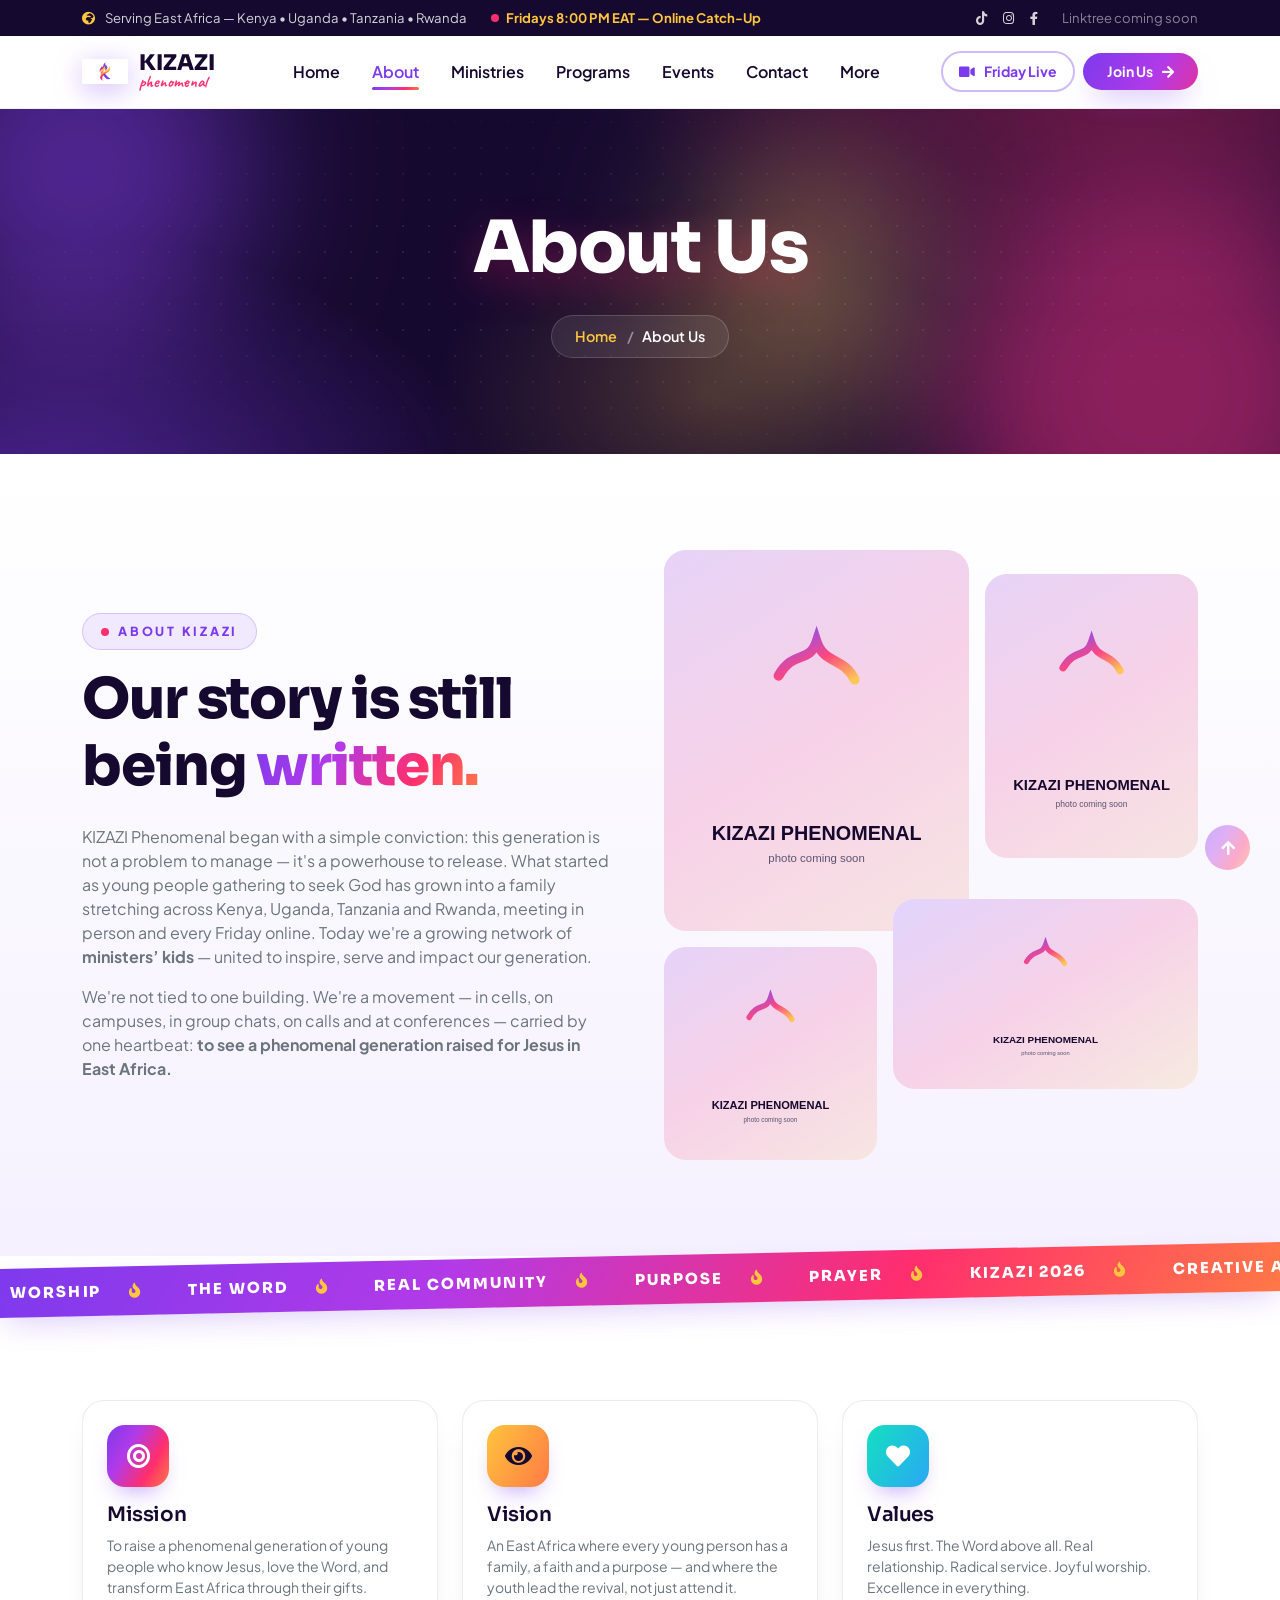
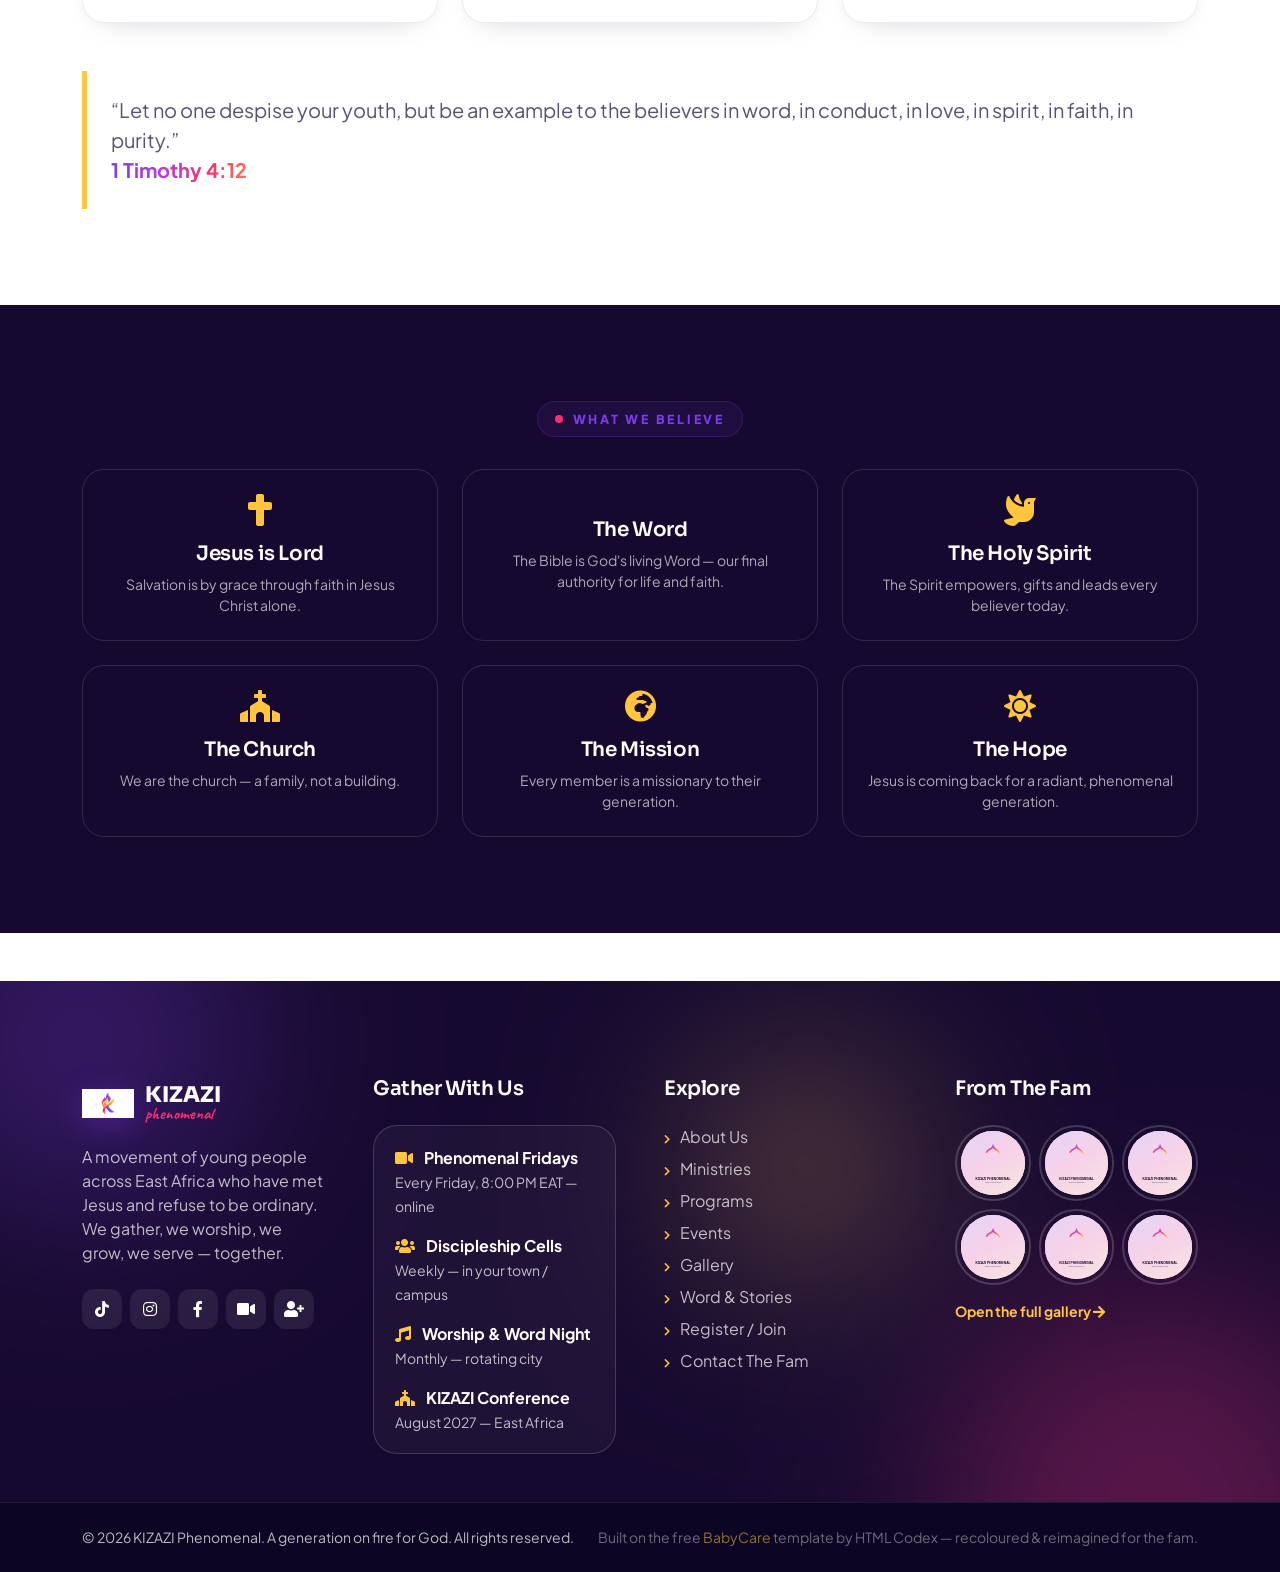
<file: about.html>
<!DOCTYPE html>
<html lang="en">
<head>
    <meta charset="utf-8">
    <title>About — KIZAZI Phenomenal</title>
    <meta content="width=device-width, initial-scale=1.0" name="viewport">
    <meta content="KIZAZI Phenomenal, youth ministry, East Africa, Christian youth, Jesus, worship, discipleship, Kenya, Uganda, Tanzania, Rwanda" name="keywords">
    <meta content="The story, mission, vision and beliefs of KIZAZI Phenomenal, a youth ministry movement across East Africa." name="description">
    <meta property="og:title" content="About — KIZAZI Phenomenal">
    <meta property="og:description" content="The story, mission, vision and beliefs of KIZAZI Phenomenal, a youth ministry movement across East Africa.">
    <meta property="og:type" content="website">
    <meta property="og:image" content="img/brand/logo-mark.png">
    <link rel="icon" type="image/png" href="img/brand/logo-mark.png">

    <link rel="preconnect" href="https://fonts.googleapis.com">
    <link rel="preconnect" href="https://fonts.gstatic.com" crossorigin>
    <link href="https://fonts.googleapis.com/css2?family=Sora:wght@600;700;800&family=Plus+Jakarta+Sans:wght@300;400;500;600;700;800&family=Caveat:wght@600;700&display=swap" rel="stylesheet">

    <link rel="stylesheet" href="https://use.fontawesome.com/releases/v5.15.4/css/all.css"/>
    <link href="https://cdn.jsdelivr.net/npm/bootstrap-icons@1.4.1/font/bootstrap-icons.css" rel="stylesheet">

    <link href="lib/animate/animate.min.css" rel="stylesheet">
    <link href="lib/lightbox/css/lightbox.min.css" rel="stylesheet">
    <link href="lib/owlcarousel/assets/owl.carousel.min.css" rel="stylesheet">

    <link href="css/bootstrap.min.css" rel="stylesheet">
    <link href="css/style.css" rel="stylesheet">
    <link href="css/kizazi.css" rel="stylesheet">
</head>
<body>
        <div class="kz-topbar py-2">
            <div class="container d-none d-lg-flex justify-content-between align-items-center">
                <div class="d-flex align-items-center gap-4">
                    <span><i class="fas fa-globe-africa me-2" style="color:var(--kz-gold)"></i> Serving East Africa &mdash; Kenya &bull; Uganda &bull; Tanzania &bull; Rwanda</span>
                    <a href="https://meet.google.com/mcr-fupc-buw" target="_blank" rel="noopener" class="kz-live"><span class="dot"></span> Fridays 8:00 PM EAT &mdash; Online Catch-Up</a>
                </div>
                <div class="d-flex align-items-center gap-3">
                    <a href="https://www.tiktok.com/@kizazi.phenomenal" target="_blank" rel="noopener" aria-label="TikTok"><i class="fab fa-tiktok"></i></a>
                    <a href="https://www.instagram.com/kizazi_phenomenal" target="_blank" rel="noopener" aria-label="Instagram"><i class="fab fa-instagram"></i></a>
                    <a href="https://www.facebook.com/kizaziphenomenal" target="_blank" rel="noopener" aria-label="Facebook"><i class="fab fa-facebook-f"></i></a>
                    <span class="ms-2" style="opacity:.6">Linktree coming soon</span>
                </div>
            </div>
        </div>
        <nav class="navbar navbar-expand-xl kz-navbar sticky-top py-2">
            <div class="container">
                <a href="index.html" class="navbar-brand kz-brand">
                    <img src="img/brand/logo-mark.png" alt="KIZAZI Phenomenal logo">
                    <span class="kz-brand-name">KIZAZI<span>phenomenal</span></span>
                </a>
                <button class="navbar-toggler py-2 px-3" type="button" data-bs-toggle="collapse" data-bs-target="#navbarCollapse" aria-label="Toggle navigation">
                    <span class="fa fa-bars" style="color:var(--kz-violet)"></span>
                </button>
                <div class="collapse navbar-collapse" id="navbarCollapse">
                    <div class="navbar-nav mx-auto">
                        <a href="index.html" class="nav-item nav-link">Home</a><a href="about.html" class="nav-item nav-link active">About</a><a href="ministries.html" class="nav-item nav-link">Ministries</a><a href="programs.html" class="nav-item nav-link">Programs</a><a href="events.html" class="nav-item nav-link">Events</a><a href="contact.html" class="nav-item nav-link">Contact</a>
                        <div class="nav-item dropdown">
                            <a href="#" class="nav-link dropdown-toggle" data-bs-toggle="dropdown">More</a>
                            <div class="dropdown-menu m-0 rounded-3 border-0 shadow p-2"><a href="gallery.html" class="dropdown-item">Gallery</a><a href="blog.html" class="dropdown-item">Word &amp; Stories</a><a href="team.html" class="dropdown-item">Team &amp; Serving</a><a href="testimonial.html" class="dropdown-item">Testimonies</a></div>
                        </div>
                    </div>
                    <div class="d-flex align-items-center gap-2 mt-3 mt-xl-0">
                        <a href="https://meet.google.com/mcr-fupc-buw" target="_blank" rel="noopener" class="btn-kz btn-kz-line btn-sm px-3 py-2"><i class="fas fa-video"></i> Friday Live</a>
                        <a href="https://forms.gle/vzRJrigBHCNormVA9" target="_blank" rel="noopener" class="btn-kz btn-sm px-4 py-2">Join Us <i class="fas fa-arrow-right"></i></a>
                    </div>
                </div>
            </div>
        </nav>
        <section class="kz-page-header py-5">
            <span class="kz-orb a" aria-hidden="true"></span><span class="kz-orb b" aria-hidden="true"></span><span class="kz-orb c" aria-hidden="true"></span>
            <span class="kz-sparkle" aria-hidden="true" style="left:7%;top:18%;--sd:0.0s;--ss:1.0"></span><span class="kz-sparkle g" aria-hidden="true" style="left:14%;top:66%;--sd:0.9s;--ss:0.7"></span><span class="kz-sparkle" aria-hidden="true" style="left:21%;top:32%;--sd:1.7s;--ss:1.2"></span><span class="kz-sparkle g" aria-hidden="true" style="left:30%;top:76%;--sd:0.4s;--ss:0.9"></span><span class="kz-sparkle" aria-hidden="true" style="left:39%;top:14%;--sd:2.3s;--ss:0.7"></span><span class="kz-sparkle" aria-hidden="true" style="left:48%;top:58%;--sd:1.2s;--ss:1.1"></span><span class="kz-sparkle g" aria-hidden="true" style="left:57%;top:70%;--sd:2.7s;--ss:0.8"></span><span class="kz-sparkle" aria-hidden="true" style="left:65%;top:22%;--sd:0.6s;--ss:1.0"></span><span class="kz-sparkle" aria-hidden="true" style="left:73%;top:48%;--sd:1.5s;--ss:0.7"></span><span class="kz-sparkle g" aria-hidden="true" style="left:82%;top:16%;--sd:2.1s;--ss:1.2"></span><span class="kz-sparkle" aria-hidden="true" style="left:90%;top:62%;--sd:0.3s;--ss:0.8"></span><span class="kz-sparkle g" aria-hidden="true" style="left:52%;top:36%;--sd:1.9s;--ss:0.6"></span>
            <div class="container text-center py-5 position-relative">
                <h1 class="display-2 mb-4 kz-ph-title">About Us</h1>
                <nav aria-label="breadcrumb">
                    <ol class="breadcrumb kz-breadcrumb justify-content-center mb-0">
                        <li class="breadcrumb-item"><a href="index.html">Home</a></li>
                        <li class="breadcrumb-item active" aria-current="page">About Us</li>
                    </ol>
                </nav>
            </div>
        </section>

        <section class="py-5 kz-tint">
            <div class="container py-5">
                <div class="row g-5 align-items-center">
                    <div class="col-lg-6">
                        <span class="kz-eyebrow"><span class="dot"></span>About KIZAZI</span>
                        <h2 class="display-4 mt-3">Our story is still<br>being <span class="text-grad">written.</span></h2>
                        <p class="text-muted mt-4">KIZAZI Phenomenal began with a simple conviction: this generation
                        is not a problem to manage &mdash; it's a powerhouse to release. What started as young people
                        gathering to seek God has grown into a family stretching across Kenya, Uganda, Tanzania and
                        Rwanda, meeting in person and every Friday online. Today we're a growing network of
                        <strong>ministers&rsquo; kids</strong> &mdash; united to inspire, serve and impact our generation.</p>
                        <p class="text-muted">We're not tied to one building. We're a movement &mdash; in cells, on campuses,
                        in group chats, on calls and at conferences &mdash; carried by one heartbeat:
                        <strong>to see a phenomenal generation raised for Jesus in East Africa.</strong></p>
                    </div>
                    <div class="col-lg-6">
                        <div class="row g-3">
                            <div class="col-7"><div class="kz-photo" style="aspect-ratio:4/5"><img data-drive="1QbiJygQMAOB_4YWeMw_2s7mKgbc3xqR2" data-drive-w="900" class="" alt="KIZAZI gathering" loading="lazy" ></div></div>
                            <div class="col-5"><div class="kz-photo mt-4" style="aspect-ratio:3/4"><img data-drive="1qFNX35z-KnZgpw0dmnXRRQcVK70uE-wt" data-drive-w="600" class="" alt="Worship" loading="lazy" ></div></div>
                            <div class="col-5"><div class="kz-photo" style="aspect-ratio:1/1"><img data-drive="1lu1CakILnn5Ar6-JLSs3W8zjd6fALEme" data-drive-w="600" class="" alt="Community" loading="lazy" ></div></div>
                            <div class="col-7"><div class="kz-photo mt-n5" style="aspect-ratio:16/10"><img data-drive="1TyHtNtLIsNm7hiN9xLLR6EzNoUZ8Lakh" data-drive-w="600" class="" alt="Prayer" loading="lazy" ></div></div>
                        </div>
                    </div>
                </div>
            </div>
        </section>
                <div class="kz-marquee"><div class="kz-marquee-track"><span>Worship <i class='fas fa-fire'></i></span><span>The Word <i class='fas fa-fire'></i></span><span>Real Community <i class='fas fa-fire'></i></span><span>Purpose <i class='fas fa-fire'></i></span><span>Prayer <i class='fas fa-fire'></i></span><span>KIZAZI 2026 <i class='fas fa-fire'></i></span><span>Creative Arts <i class='fas fa-fire'></i></span><span>Mentorship <i class='fas fa-fire'></i></span><span>Outreach <i class='fas fa-fire'></i></span><span>Friday Catch-Up <i class='fas fa-fire'></i></span><span>East Africa <i class='fas fa-fire'></i></span><span>On Fire <i class='fas fa-fire'></i></span></div></div>

        <section class="py-5">
            <div class="container py-5">
                <div class="row g-4">
                    <div class="col-md-4"><div class="kz-card p-4 h-100"><div class="kz-icon mb-3"><i class="fas fa-bullseye"></i></div>
                        <h4 class="h5">Mission</h4><p class="text-muted small mb-0">To raise a phenomenal generation of young people
                        who know Jesus, love the Word, and transform East Africa through their gifts.</p></div></div>
                    <div class="col-md-4"><div class="kz-card p-4 h-100"><div class="kz-icon gold mb-3"><i class="fas fa-eye"></i></div>
                        <h4 class="h5">Vision</h4><p class="text-muted small mb-0">An East Africa where every young person has a
                        family, a faith and a purpose &mdash; and where the youth lead the revival, not just attend it.</p></div></div>
                    <div class="col-md-4"><div class="kz-card p-4 h-100"><div class="kz-icon mint mb-3"><i class="fas fa-heart"></i></div>
                        <h4 class="h5">Values</h4><p class="text-muted small mb-0">Jesus first. The Word above all. Real relationship.
                        Radical service. Joyful worship. Excellence in everything.</p></div></div>
                </div>
                <div class="kz-verse p-4 mt-5">
                    <p class="mb-0 fs-5">&ldquo;Let no one despise your youth, but be an example to the believers in word,
                    in conduct, in love, in spirit, in faith, in purity.&rdquo;<br>
                    <strong class="text-grad">1 Timothy 4:12</strong></p>
                </div>
            </div>
        </section>
        <section class="py-5" style="background:var(--kz-ink)">
            <div class="container py-5 text-center">
                <span class="kz-eyebrow"><span class="dot"></span>What we believe</span>
                <div class="row g-4 mt-2 justify-content-center">
                    <div class="col-md-6 col-lg-4"><div class="p-4 h-100" style="border:1px solid rgba(255,255,255,.12);border-radius:22px"><i class="fas fa-cross fa-2x mb-3" style="color:var(--kz-gold)"></i><h5 style="color:#fff">Jesus is Lord</h5><p class="mb-0 small" style="color:rgba(255,255,255,.65)">Salvation is by grace through faith in Jesus Christ alone.</p></div></div><div class="col-md-6 col-lg-4"><div class="p-4 h-100" style="border:1px solid rgba(255,255,255,.12);border-radius:22px"><i class="fas fa-book-bible fa-2x mb-3" style="color:var(--kz-gold)"></i><h5 style="color:#fff">The Word</h5><p class="mb-0 small" style="color:rgba(255,255,255,.65)">The Bible is God's living Word &mdash; our final authority for life and faith.</p></div></div><div class="col-md-6 col-lg-4"><div class="p-4 h-100" style="border:1px solid rgba(255,255,255,.12);border-radius:22px"><i class="fas fa-dove fa-2x mb-3" style="color:var(--kz-gold)"></i><h5 style="color:#fff">The Holy Spirit</h5><p class="mb-0 small" style="color:rgba(255,255,255,.65)">The Spirit empowers, gifts and leads every believer today.</p></div></div><div class="col-md-6 col-lg-4"><div class="p-4 h-100" style="border:1px solid rgba(255,255,255,.12);border-radius:22px"><i class="fas fa-church fa-2x mb-3" style="color:var(--kz-gold)"></i><h5 style="color:#fff">The Church</h5><p class="mb-0 small" style="color:rgba(255,255,255,.65)">We are the church &mdash; a family, not a building.</p></div></div><div class="col-md-6 col-lg-4"><div class="p-4 h-100" style="border:1px solid rgba(255,255,255,.12);border-radius:22px"><i class="fas fa-globe-africa fa-2x mb-3" style="color:var(--kz-gold)"></i><h5 style="color:#fff">The Mission</h5><p class="mb-0 small" style="color:rgba(255,255,255,.65)">Every member is a missionary to their generation.</p></div></div><div class="col-md-6 col-lg-4"><div class="p-4 h-100" style="border:1px solid rgba(255,255,255,.12);border-radius:22px"><i class="fas fa-sun fa-2x mb-3" style="color:var(--kz-gold)"></i><h5 style="color:#fff">The Hope</h5><p class="mb-0 small" style="color:rgba(255,255,255,.65)">Jesus is coming back for a radiant, phenomenal generation.</p></div></div>
                </div>
            </div>
        </section>
        <footer class="kz-footer pt-5 mt-5">
            <span class="kz-orb soft a" aria-hidden="true"></span><span class="kz-orb soft b" aria-hidden="true"></span><span class="kz-orb soft c" aria-hidden="true"></span>
            <div class="container py-5 position-relative">
                <div class="row g-5">
                    <div class="col-md-6 col-lg-4 col-xl-3">
                        <a href="index.html" class="kz-brand mb-3 d-inline-flex">
                            <img src="img/brand/logo-mark.png" alt="KIZAZI Phenomenal logo" style="width:52px;height:52px">
                            <span class="kz-brand-name" style="color:#fff">KIZAZI<span>phenomenal</span></span>
                        </a>
                        <p class="mb-4">A movement of young people across East Africa who have met Jesus and refuse to be ordinary. We gather, we worship, we grow, we serve &mdash; together.</p>
                        <div class="kz-social d-flex gap-2">
                            <a href="https://www.tiktok.com/@kizazi.phenomenal" target="_blank" rel="noopener" aria-label="TikTok"><i class="fab fa-tiktok"></i></a>
                            <a href="https://www.instagram.com/kizazi_phenomenal" target="_blank" rel="noopener" aria-label="Instagram"><i class="fab fa-instagram"></i></a>
                            <a href="https://www.facebook.com/kizaziphenomenal" target="_blank" rel="noopener" aria-label="Facebook"><i class="fab fa-facebook-f"></i></a>
                            <a href="https://meet.google.com/mcr-fupc-buw" target="_blank" rel="noopener" aria-label="Friday online catch-up"><i class="fas fa-video"></i></a>
                            <a href="https://forms.gle/vzRJrigBHCNormVA9" target="_blank" rel="noopener" aria-label="Register"><i class="fas fa-user-plus"></i></a>
                        </div>
                    </div>
                    <div class="col-md-6 col-lg-4 col-xl-3">
                        <h4 class="mb-4 h5">Gather With Us</h4>
                        <div class="kz-foot-times d-flex flex-column gap-3">
                            <div><i class="fas fa-video me-2" style="color:var(--kz-gold)"></i> <strong style="color:#fff">Phenomenal Fridays</strong><br><small>Every Friday, 8:00 PM EAT &mdash; online</small></div>
                            <div><i class="fas fa-users me-2" style="color:var(--kz-gold)"></i> <strong style="color:#fff">Discipleship Cells</strong><br><small>Weekly &mdash; in your town / campus</small></div>
                            <div><i class="fas fa-music me-2" style="color:var(--kz-gold)"></i> <strong style="color:#fff">Worship &amp; Word Night</strong><br><small>Monthly &mdash; rotating city</small></div>
                            <div><i class="fas fa-church me-2" style="color:var(--kz-gold)"></i> <strong style="color:#fff">KIZAZI Conference</strong><br><small>August 2027 &mdash; East Africa</small></div>
                        </div>
                    </div>
                    <div class="col-md-6 col-lg-4 col-xl-3">
                        <h4 class="mb-4 h5">Explore</h4>
                        <div class="d-flex flex-column gap-2 kz-foot-links">
                            <a href="about.html">About Us</a>
                            <a href="ministries.html">Ministries</a>
                            <a href="programs.html">Programs</a>
                            <a href="events.html">Events</a>
                            <a href="gallery.html">Gallery</a>
                            <a href="blog.html">Word &amp; Stories</a>
                            <a href="https://forms.gle/vzRJrigBHCNormVA9" target="_blank" rel="noopener">Register / Join</a>
                            <a href="contact.html">Contact The Fam</a>
                        </div>
                    </div>
                    <div class="col-md-6 col-lg-4 col-xl-3">
                        <h4 class="mb-4 h5">From The Fam</h4>
                        <div class="row g-2"><div class="col-4"><a href="https://drive.google.com/thumbnail?id=11q6L_hiO0Y9Ta_Fsfq4qp5mPjluvtAxd&sz=w1200" data-lightbox="footer-gal" class="kz-foot-thumb" aria-label="Open photo"><img data-drive="11q6L_hiO0Y9Ta_Fsfq4qp5mPjluvtAxd" data-drive-w="400" class="" alt="KIZAZI moment" loading="lazy" ></a></div><div class="col-4"><a href="https://drive.google.com/thumbnail?id=1o2flLyDHec9o19S6sC9sduj87e5YBr8a&sz=w1200" data-lightbox="footer-gal" class="kz-foot-thumb" aria-label="Open photo"><img data-drive="1o2flLyDHec9o19S6sC9sduj87e5YBr8a" data-drive-w="400" class="" alt="KIZAZI moment" loading="lazy" ></a></div><div class="col-4"><a href="https://drive.google.com/thumbnail?id=1dTi97bdexjjR-mlTQj50dEK2s39ZqT2U&sz=w1200" data-lightbox="footer-gal" class="kz-foot-thumb" aria-label="Open photo"><img data-drive="1dTi97bdexjjR-mlTQj50dEK2s39ZqT2U" data-drive-w="400" class="" alt="KIZAZI moment" loading="lazy" ></a></div><div class="col-4"><a href="https://drive.google.com/thumbnail?id=1KaN84BydKGM5gLShYPGwn_gg9lPyRmzh&sz=w1200" data-lightbox="footer-gal" class="kz-foot-thumb" aria-label="Open photo"><img data-drive="1KaN84BydKGM5gLShYPGwn_gg9lPyRmzh" data-drive-w="400" class="" alt="KIZAZI moment" loading="lazy" ></a></div><div class="col-4"><a href="https://drive.google.com/thumbnail?id=18VifyAxl_4l920PrnaGl07SSti9f8Q_e&sz=w1200" data-lightbox="footer-gal" class="kz-foot-thumb" aria-label="Open photo"><img data-drive="18VifyAxl_4l920PrnaGl07SSti9f8Q_e" data-drive-w="400" class="" alt="KIZAZI moment" loading="lazy" ></a></div><div class="col-4"><a href="https://drive.google.com/thumbnail?id=1YL9wWv2xYSE0fdrGLCFTA3CmlO9Q5E5D&sz=w1200" data-lightbox="footer-gal" class="kz-foot-thumb" aria-label="Open photo"><img data-drive="1YL9wWv2xYSE0fdrGLCFTA3CmlO9Q5E5D" data-drive-w="400" class="" alt="KIZAZI moment" loading="lazy" ></a></div></div>
                        <a href="gallery.html" class="small d-inline-block mt-3 fw-bold" style="color:var(--kz-gold)">Open the full gallery <i class="fas fa-arrow-right"></i></a>
                    </div>
                </div>
            </div>
            <div class="kz-copyright position-relative">
                <div class="container py-4 d-flex flex-column flex-md-row justify-content-between align-items-center gap-2">
                    <small>&copy; <span class="kz-year">2026</span> KIZAZI Phenomenal. A generation on fire for God. All rights reserved.</small>
                    <small style="opacity:.55">Built on the free <a href="https://htmlcodex.com" target="_blank" rel="noopener" style="color:var(--kz-gold)">BabyCare</a> template by HTML Codex &mdash; recoloured &amp; reimagined for the fam.</small>
                </div>
            </div>
        </footer>
        <a href="#" class="btn btn-primary border-0 rounded-circle back-to-top" style="background:var(--kz-grad)"><i class="fa fa-arrow-up"></i></a>
    <script src="js/vendor/jquery.min.js"></script>
    <script src="js/vendor/bootstrap.bundle.min.js"></script>
    <script src="lib/wow/wow.min.js"></script>
    <script src="lib/easing/easing.min.js"></script>
    <script src="lib/waypoints/waypoints.min.js"></script>
    <script src="lib/lightbox/js/lightbox.min.js"></script>
    <script src="lib/owlcarousel/owl.carousel.min.js"></script>
    <script src="js/main.js"></script>
    <script src="js/kizazi.js"></script>
</body>
</html>
</file>
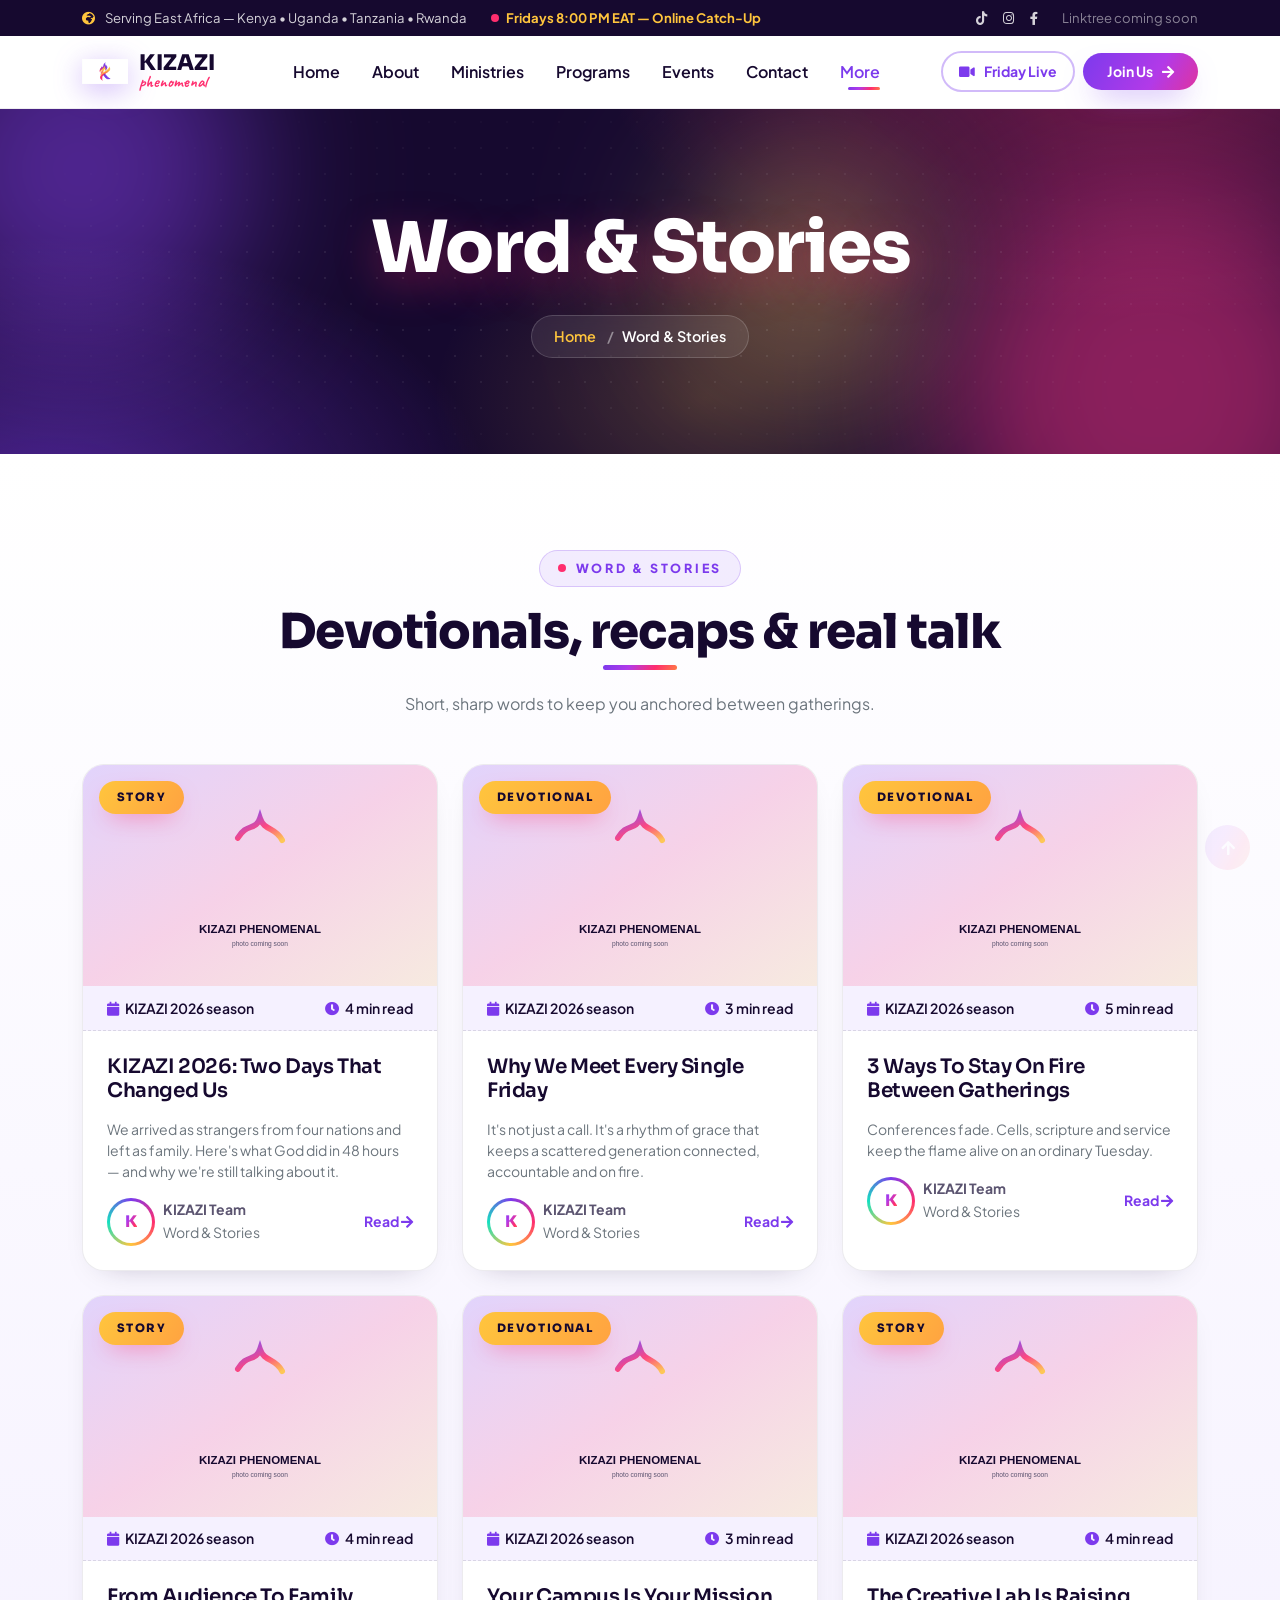
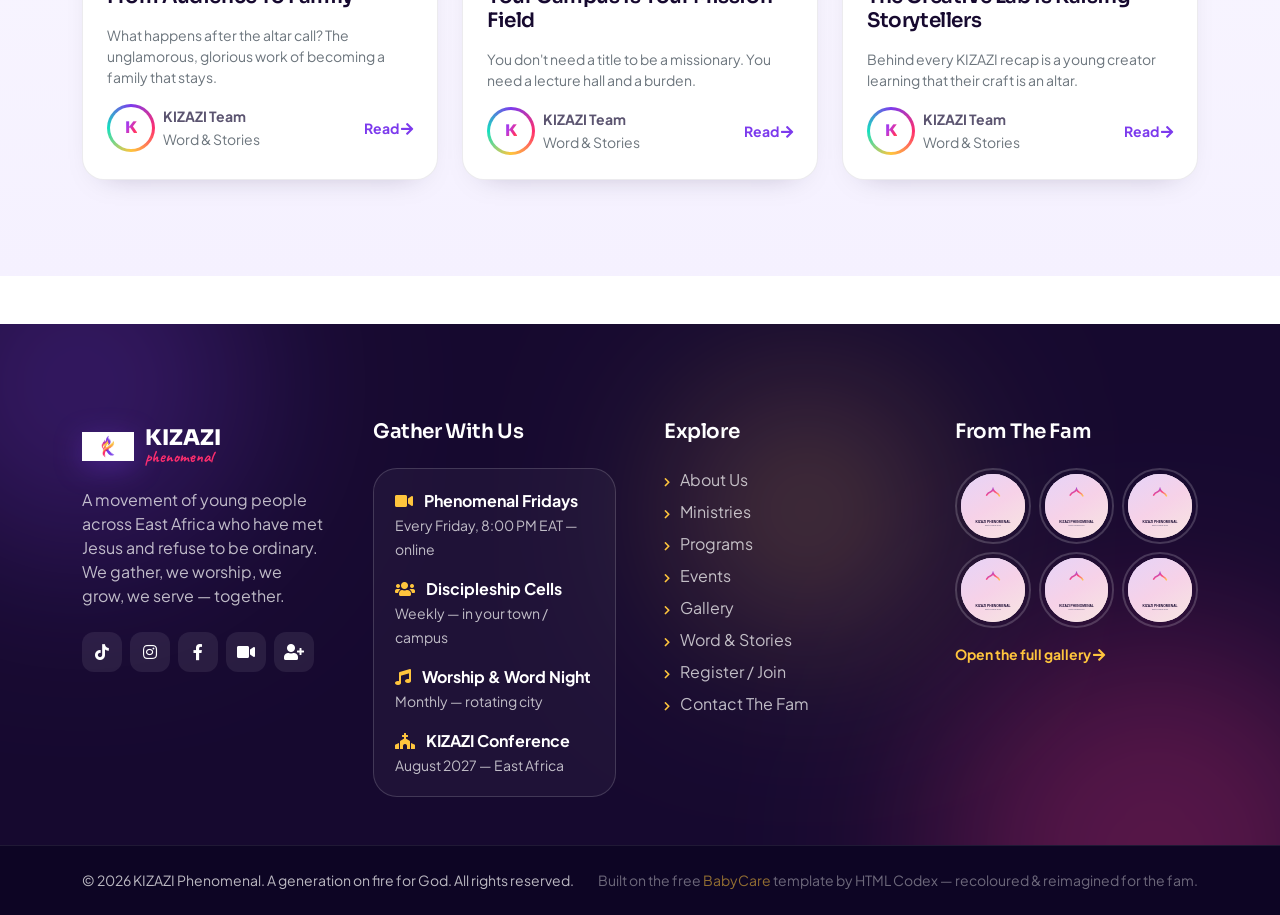
<file: blog.html>
<!DOCTYPE html>
<html lang="en">
<head>
    <meta charset="utf-8">
    <title>Word & Stories — KIZAZI Phenomenal</title>
    <meta content="width=device-width, initial-scale=1.0" name="viewport">
    <meta content="KIZAZI Phenomenal, youth ministry, East Africa, Christian youth, Jesus, worship, discipleship, Kenya, Uganda, Tanzania, Rwanda" name="keywords">
    <meta content="Devotionals, conference recaps and stories from the KIZAZI Phenomenal family." name="description">
    <meta property="og:title" content="Word & Stories — KIZAZI Phenomenal">
    <meta property="og:description" content="Devotionals, conference recaps and stories from the KIZAZI Phenomenal family.">
    <meta property="og:type" content="website">
    <meta property="og:image" content="img/brand/logo-mark.png">
    <link rel="icon" type="image/png" href="img/brand/logo-mark.png">

    <link rel="preconnect" href="https://fonts.googleapis.com">
    <link rel="preconnect" href="https://fonts.gstatic.com" crossorigin>
    <link href="https://fonts.googleapis.com/css2?family=Sora:wght@600;700;800&family=Plus+Jakarta+Sans:wght@300;400;500;600;700;800&family=Caveat:wght@600;700&display=swap" rel="stylesheet">

    <link rel="stylesheet" href="https://use.fontawesome.com/releases/v5.15.4/css/all.css"/>
    <link href="https://cdn.jsdelivr.net/npm/bootstrap-icons@1.4.1/font/bootstrap-icons.css" rel="stylesheet">

    <link href="lib/animate/animate.min.css" rel="stylesheet">
    <link href="lib/lightbox/css/lightbox.min.css" rel="stylesheet">
    <link href="lib/owlcarousel/assets/owl.carousel.min.css" rel="stylesheet">

    <link href="css/bootstrap.min.css" rel="stylesheet">
    <link href="css/style.css" rel="stylesheet">
    <link href="css/kizazi.css" rel="stylesheet">
</head>
<body>
        <div class="kz-topbar py-2">
            <div class="container d-none d-lg-flex justify-content-between align-items-center">
                <div class="d-flex align-items-center gap-4">
                    <span><i class="fas fa-globe-africa me-2" style="color:var(--kz-gold)"></i> Serving East Africa &mdash; Kenya &bull; Uganda &bull; Tanzania &bull; Rwanda</span>
                    <a href="https://meet.google.com/mcr-fupc-buw" target="_blank" rel="noopener" class="kz-live"><span class="dot"></span> Fridays 8:00 PM EAT &mdash; Online Catch-Up</a>
                </div>
                <div class="d-flex align-items-center gap-3">
                    <a href="https://www.tiktok.com/@kizazi.phenomenal" target="_blank" rel="noopener" aria-label="TikTok"><i class="fab fa-tiktok"></i></a>
                    <a href="https://www.instagram.com/kizazi_phenomenal" target="_blank" rel="noopener" aria-label="Instagram"><i class="fab fa-instagram"></i></a>
                    <a href="https://www.facebook.com/kizaziphenomenal" target="_blank" rel="noopener" aria-label="Facebook"><i class="fab fa-facebook-f"></i></a>
                    <span class="ms-2" style="opacity:.6">Linktree coming soon</span>
                </div>
            </div>
        </div>
        <nav class="navbar navbar-expand-xl kz-navbar sticky-top py-2">
            <div class="container">
                <a href="index.html" class="navbar-brand kz-brand">
                    <img src="img/brand/logo-mark.png" alt="KIZAZI Phenomenal logo">
                    <span class="kz-brand-name">KIZAZI<span>phenomenal</span></span>
                </a>
                <button class="navbar-toggler py-2 px-3" type="button" data-bs-toggle="collapse" data-bs-target="#navbarCollapse" aria-label="Toggle navigation">
                    <span class="fa fa-bars" style="color:var(--kz-violet)"></span>
                </button>
                <div class="collapse navbar-collapse" id="navbarCollapse">
                    <div class="navbar-nav mx-auto">
                        <a href="index.html" class="nav-item nav-link">Home</a><a href="about.html" class="nav-item nav-link">About</a><a href="ministries.html" class="nav-item nav-link">Ministries</a><a href="programs.html" class="nav-item nav-link">Programs</a><a href="events.html" class="nav-item nav-link">Events</a><a href="contact.html" class="nav-item nav-link">Contact</a>
                        <div class="nav-item dropdown">
                            <a href="#" class="nav-link dropdown-toggle active" data-bs-toggle="dropdown">More</a>
                            <div class="dropdown-menu m-0 rounded-3 border-0 shadow p-2"><a href="gallery.html" class="dropdown-item">Gallery</a><a href="blog.html" class="dropdown-item active">Word &amp; Stories</a><a href="team.html" class="dropdown-item">Team &amp; Serving</a><a href="testimonial.html" class="dropdown-item">Testimonies</a></div>
                        </div>
                    </div>
                    <div class="d-flex align-items-center gap-2 mt-3 mt-xl-0">
                        <a href="https://meet.google.com/mcr-fupc-buw" target="_blank" rel="noopener" class="btn-kz btn-kz-line btn-sm px-3 py-2"><i class="fas fa-video"></i> Friday Live</a>
                        <a href="https://forms.gle/vzRJrigBHCNormVA9" target="_blank" rel="noopener" class="btn-kz btn-sm px-4 py-2">Join Us <i class="fas fa-arrow-right"></i></a>
                    </div>
                </div>
            </div>
        </nav>
        <section class="kz-page-header py-5">
            <span class="kz-orb a" aria-hidden="true"></span><span class="kz-orb b" aria-hidden="true"></span><span class="kz-orb c" aria-hidden="true"></span>
            <span class="kz-sparkle" aria-hidden="true" style="left:7%;top:18%;--sd:0.0s;--ss:1.0"></span><span class="kz-sparkle g" aria-hidden="true" style="left:14%;top:66%;--sd:0.9s;--ss:0.7"></span><span class="kz-sparkle" aria-hidden="true" style="left:21%;top:32%;--sd:1.7s;--ss:1.2"></span><span class="kz-sparkle g" aria-hidden="true" style="left:30%;top:76%;--sd:0.4s;--ss:0.9"></span><span class="kz-sparkle" aria-hidden="true" style="left:39%;top:14%;--sd:2.3s;--ss:0.7"></span><span class="kz-sparkle" aria-hidden="true" style="left:48%;top:58%;--sd:1.2s;--ss:1.1"></span><span class="kz-sparkle g" aria-hidden="true" style="left:57%;top:70%;--sd:2.7s;--ss:0.8"></span><span class="kz-sparkle" aria-hidden="true" style="left:65%;top:22%;--sd:0.6s;--ss:1.0"></span><span class="kz-sparkle" aria-hidden="true" style="left:73%;top:48%;--sd:1.5s;--ss:0.7"></span><span class="kz-sparkle g" aria-hidden="true" style="left:82%;top:16%;--sd:2.1s;--ss:1.2"></span><span class="kz-sparkle" aria-hidden="true" style="left:90%;top:62%;--sd:0.3s;--ss:0.8"></span><span class="kz-sparkle g" aria-hidden="true" style="left:52%;top:36%;--sd:1.9s;--ss:0.6"></span>
            <div class="container text-center py-5 position-relative">
                <h1 class="display-2 mb-4 kz-ph-title">Word & Stories</h1>
                <nav aria-label="breadcrumb">
                    <ol class="breadcrumb kz-breadcrumb justify-content-center mb-0">
                        <li class="breadcrumb-item"><a href="index.html">Home</a></li>
                        <li class="breadcrumb-item active" aria-current="page">Word & Stories</li>
                    </ol>
                </nav>
            </div>
        </section>

        <section class="py-5 kz-tint">
            <div class="container py-5">
                <div class="mb-5 text-center mx-auto" style="max-width:760px"><span class="kz-eyebrow"><span class="dot"></span>Word & Stories</span><h2 class="display-5 mt-3 kz-section-title">Devotionals, recaps & real talk</h2><p class="text-muted mt-4 mx-auto">Short, sharp words to keep you anchored between gatherings.</p></div>
                <div class="row g-4 justify-content-center"><div class="col-md-6 col-lg-6 col-xl-4"><div class="kz-card kz-post h-100"><div class="kz-program-img"><div class="kz-photo" style="aspect-ratio:16/10;border-radius:0"><img data-drive="14tH-n17U4UtHupT7SGKQsyBq5yIIO-Wl" data-drive-w="800" class="" alt="KIZAZI 2026: Two Days That Changed Us" loading="lazy" ></div><span class="kz-rate alt">Story</span></div><div class="kz-post-bar"><small><i class="fas fa-calendar me-1"></i> KIZAZI 2026 season</small><small><i class="fas fa-clock me-1"></i> 4 min read</small></div><div class="p-4"><a href="blog.html" class="h5 kz-title-link">KIZAZI 2026: Two Days That Changed Us</a><p class="text-muted small mt-3 mb-3">We arrived as strangers from four nations and left as family. Here's what God did in 48 hours &mdash; and why we're still talking about it.</p><div class="d-flex align-items-center justify-content-between"><div class="d-flex align-items-center"><span class="kz-ring kz-ring-xs"><span class="kz-avatar"><span class="l">K</span></span></span><div class="ms-2"><small class="fw-bold d-block">KIZAZI Team</small><small class="text-muted">Word &amp; Stories</small></div></div><a href="blog.html" class="fw-bold small kz-read">Read <i class="fas fa-arrow-right"></i></a></div></div></div></div><div class="col-md-6 col-lg-6 col-xl-4"><div class="kz-card kz-post h-100"><div class="kz-program-img"><div class="kz-photo" style="aspect-ratio:16/10;border-radius:0"><img data-drive="1tOT1KZVRYt9IiCY-FTo1PdEs_PoKBc9C" data-drive-w="800" class="" alt="Why We Meet Every Single Friday" loading="lazy" ></div><span class="kz-rate alt">Devotional</span></div><div class="kz-post-bar"><small><i class="fas fa-calendar me-1"></i> KIZAZI 2026 season</small><small><i class="fas fa-clock me-1"></i> 3 min read</small></div><div class="p-4"><a href="blog.html" class="h5 kz-title-link">Why We Meet Every Single Friday</a><p class="text-muted small mt-3 mb-3">It's not just a call. It's a rhythm of grace that keeps a scattered generation connected, accountable and on fire.</p><div class="d-flex align-items-center justify-content-between"><div class="d-flex align-items-center"><span class="kz-ring kz-ring-xs"><span class="kz-avatar"><span class="l">K</span></span></span><div class="ms-2"><small class="fw-bold d-block">KIZAZI Team</small><small class="text-muted">Word &amp; Stories</small></div></div><a href="blog.html" class="fw-bold small kz-read">Read <i class="fas fa-arrow-right"></i></a></div></div></div></div><div class="col-md-6 col-lg-6 col-xl-4"><div class="kz-card kz-post h-100"><div class="kz-program-img"><div class="kz-photo" style="aspect-ratio:16/10;border-radius:0"><img data-drive="1XDDP7w7B9kKk6EuOuoZUevgqeRhbrUaR" data-drive-w="800" class="" alt="3 Ways To Stay On Fire Between Gatherings" loading="lazy" ></div><span class="kz-rate alt">Devotional</span></div><div class="kz-post-bar"><small><i class="fas fa-calendar me-1"></i> KIZAZI 2026 season</small><small><i class="fas fa-clock me-1"></i> 5 min read</small></div><div class="p-4"><a href="blog.html" class="h5 kz-title-link">3 Ways To Stay On Fire Between Gatherings</a><p class="text-muted small mt-3 mb-3">Conferences fade. Cells, scripture and service keep the flame alive on an ordinary Tuesday.</p><div class="d-flex align-items-center justify-content-between"><div class="d-flex align-items-center"><span class="kz-ring kz-ring-xs"><span class="kz-avatar"><span class="l">K</span></span></span><div class="ms-2"><small class="fw-bold d-block">KIZAZI Team</small><small class="text-muted">Word &amp; Stories</small></div></div><a href="blog.html" class="fw-bold small kz-read">Read <i class="fas fa-arrow-right"></i></a></div></div></div></div><div class="col-md-6 col-lg-6 col-xl-4"><div class="kz-card kz-post h-100"><div class="kz-program-img"><div class="kz-photo" style="aspect-ratio:16/10;border-radius:0"><img data-drive="1URj0XMQeL1mSIMTPvoih6s1ZaocttXbf" data-drive-w="800" class="" alt="From Audience To Family" loading="lazy" ></div><span class="kz-rate alt">Story</span></div><div class="kz-post-bar"><small><i class="fas fa-calendar me-1"></i> KIZAZI 2026 season</small><small><i class="fas fa-clock me-1"></i> 4 min read</small></div><div class="p-4"><a href="blog.html" class="h5 kz-title-link">From Audience To Family</a><p class="text-muted small mt-3 mb-3">What happens after the altar call? The unglamorous, glorious work of becoming a family that stays.</p><div class="d-flex align-items-center justify-content-between"><div class="d-flex align-items-center"><span class="kz-ring kz-ring-xs"><span class="kz-avatar"><span class="l">K</span></span></span><div class="ms-2"><small class="fw-bold d-block">KIZAZI Team</small><small class="text-muted">Word &amp; Stories</small></div></div><a href="blog.html" class="fw-bold small kz-read">Read <i class="fas fa-arrow-right"></i></a></div></div></div></div><div class="col-md-6 col-lg-6 col-xl-4"><div class="kz-card kz-post h-100"><div class="kz-program-img"><div class="kz-photo" style="aspect-ratio:16/10;border-radius:0"><img data-drive="1wFCvoEH6UiTwp1gGOz92pzhrrUkKc2yA" data-drive-w="800" class="" alt="Your Campus Is Your Mission Field" loading="lazy" ></div><span class="kz-rate alt">Devotional</span></div><div class="kz-post-bar"><small><i class="fas fa-calendar me-1"></i> KIZAZI 2026 season</small><small><i class="fas fa-clock me-1"></i> 3 min read</small></div><div class="p-4"><a href="blog.html" class="h5 kz-title-link">Your Campus Is Your Mission Field</a><p class="text-muted small mt-3 mb-3">You don't need a title to be a missionary. You need a lecture hall and a burden.</p><div class="d-flex align-items-center justify-content-between"><div class="d-flex align-items-center"><span class="kz-ring kz-ring-xs"><span class="kz-avatar"><span class="l">K</span></span></span><div class="ms-2"><small class="fw-bold d-block">KIZAZI Team</small><small class="text-muted">Word &amp; Stories</small></div></div><a href="blog.html" class="fw-bold small kz-read">Read <i class="fas fa-arrow-right"></i></a></div></div></div></div><div class="col-md-6 col-lg-6 col-xl-4"><div class="kz-card kz-post h-100"><div class="kz-program-img"><div class="kz-photo" style="aspect-ratio:16/10;border-radius:0"><img data-drive="1t1GqRjKBRas5Qsi9oGqDSrkidRkGXlfN" data-drive-w="800" class="" alt="The Creative Lab Is Raising Storytellers" loading="lazy" ></div><span class="kz-rate alt">Story</span></div><div class="kz-post-bar"><small><i class="fas fa-calendar me-1"></i> KIZAZI 2026 season</small><small><i class="fas fa-clock me-1"></i> 4 min read</small></div><div class="p-4"><a href="blog.html" class="h5 kz-title-link">The Creative Lab Is Raising Storytellers</a><p class="text-muted small mt-3 mb-3">Behind every KIZAZI recap is a young creator learning that their craft is an altar.</p><div class="d-flex align-items-center justify-content-between"><div class="d-flex align-items-center"><span class="kz-ring kz-ring-xs"><span class="kz-avatar"><span class="l">K</span></span></span><div class="ms-2"><small class="fw-bold d-block">KIZAZI Team</small><small class="text-muted">Word &amp; Stories</small></div></div><a href="blog.html" class="fw-bold small kz-read">Read <i class="fas fa-arrow-right"></i></a></div></div></div></div></div>
            </div>
        </section>
        <footer class="kz-footer pt-5 mt-5">
            <span class="kz-orb soft a" aria-hidden="true"></span><span class="kz-orb soft b" aria-hidden="true"></span><span class="kz-orb soft c" aria-hidden="true"></span>
            <div class="container py-5 position-relative">
                <div class="row g-5">
                    <div class="col-md-6 col-lg-4 col-xl-3">
                        <a href="index.html" class="kz-brand mb-3 d-inline-flex">
                            <img src="img/brand/logo-mark.png" alt="KIZAZI Phenomenal logo" style="width:52px;height:52px">
                            <span class="kz-brand-name" style="color:#fff">KIZAZI<span>phenomenal</span></span>
                        </a>
                        <p class="mb-4">A movement of young people across East Africa who have met Jesus and refuse to be ordinary. We gather, we worship, we grow, we serve &mdash; together.</p>
                        <div class="kz-social d-flex gap-2">
                            <a href="https://www.tiktok.com/@kizazi.phenomenal" target="_blank" rel="noopener" aria-label="TikTok"><i class="fab fa-tiktok"></i></a>
                            <a href="https://www.instagram.com/kizazi_phenomenal" target="_blank" rel="noopener" aria-label="Instagram"><i class="fab fa-instagram"></i></a>
                            <a href="https://www.facebook.com/kizaziphenomenal" target="_blank" rel="noopener" aria-label="Facebook"><i class="fab fa-facebook-f"></i></a>
                            <a href="https://meet.google.com/mcr-fupc-buw" target="_blank" rel="noopener" aria-label="Friday online catch-up"><i class="fas fa-video"></i></a>
                            <a href="https://forms.gle/vzRJrigBHCNormVA9" target="_blank" rel="noopener" aria-label="Register"><i class="fas fa-user-plus"></i></a>
                        </div>
                    </div>
                    <div class="col-md-6 col-lg-4 col-xl-3">
                        <h4 class="mb-4 h5">Gather With Us</h4>
                        <div class="kz-foot-times d-flex flex-column gap-3">
                            <div><i class="fas fa-video me-2" style="color:var(--kz-gold)"></i> <strong style="color:#fff">Phenomenal Fridays</strong><br><small>Every Friday, 8:00 PM EAT &mdash; online</small></div>
                            <div><i class="fas fa-users me-2" style="color:var(--kz-gold)"></i> <strong style="color:#fff">Discipleship Cells</strong><br><small>Weekly &mdash; in your town / campus</small></div>
                            <div><i class="fas fa-music me-2" style="color:var(--kz-gold)"></i> <strong style="color:#fff">Worship &amp; Word Night</strong><br><small>Monthly &mdash; rotating city</small></div>
                            <div><i class="fas fa-church me-2" style="color:var(--kz-gold)"></i> <strong style="color:#fff">KIZAZI Conference</strong><br><small>August 2027 &mdash; East Africa</small></div>
                        </div>
                    </div>
                    <div class="col-md-6 col-lg-4 col-xl-3">
                        <h4 class="mb-4 h5">Explore</h4>
                        <div class="d-flex flex-column gap-2 kz-foot-links">
                            <a href="about.html">About Us</a>
                            <a href="ministries.html">Ministries</a>
                            <a href="programs.html">Programs</a>
                            <a href="events.html">Events</a>
                            <a href="gallery.html">Gallery</a>
                            <a href="blog.html">Word &amp; Stories</a>
                            <a href="https://forms.gle/vzRJrigBHCNormVA9" target="_blank" rel="noopener">Register / Join</a>
                            <a href="contact.html">Contact The Fam</a>
                        </div>
                    </div>
                    <div class="col-md-6 col-lg-4 col-xl-3">
                        <h4 class="mb-4 h5">From The Fam</h4>
                        <div class="row g-2"><div class="col-4"><a href="https://drive.google.com/thumbnail?id=11q6L_hiO0Y9Ta_Fsfq4qp5mPjluvtAxd&sz=w1200" data-lightbox="footer-gal" class="kz-foot-thumb" aria-label="Open photo"><img data-drive="11q6L_hiO0Y9Ta_Fsfq4qp5mPjluvtAxd" data-drive-w="400" class="" alt="KIZAZI moment" loading="lazy" ></a></div><div class="col-4"><a href="https://drive.google.com/thumbnail?id=1o2flLyDHec9o19S6sC9sduj87e5YBr8a&sz=w1200" data-lightbox="footer-gal" class="kz-foot-thumb" aria-label="Open photo"><img data-drive="1o2flLyDHec9o19S6sC9sduj87e5YBr8a" data-drive-w="400" class="" alt="KIZAZI moment" loading="lazy" ></a></div><div class="col-4"><a href="https://drive.google.com/thumbnail?id=1dTi97bdexjjR-mlTQj50dEK2s39ZqT2U&sz=w1200" data-lightbox="footer-gal" class="kz-foot-thumb" aria-label="Open photo"><img data-drive="1dTi97bdexjjR-mlTQj50dEK2s39ZqT2U" data-drive-w="400" class="" alt="KIZAZI moment" loading="lazy" ></a></div><div class="col-4"><a href="https://drive.google.com/thumbnail?id=1KaN84BydKGM5gLShYPGwn_gg9lPyRmzh&sz=w1200" data-lightbox="footer-gal" class="kz-foot-thumb" aria-label="Open photo"><img data-drive="1KaN84BydKGM5gLShYPGwn_gg9lPyRmzh" data-drive-w="400" class="" alt="KIZAZI moment" loading="lazy" ></a></div><div class="col-4"><a href="https://drive.google.com/thumbnail?id=18VifyAxl_4l920PrnaGl07SSti9f8Q_e&sz=w1200" data-lightbox="footer-gal" class="kz-foot-thumb" aria-label="Open photo"><img data-drive="18VifyAxl_4l920PrnaGl07SSti9f8Q_e" data-drive-w="400" class="" alt="KIZAZI moment" loading="lazy" ></a></div><div class="col-4"><a href="https://drive.google.com/thumbnail?id=1YL9wWv2xYSE0fdrGLCFTA3CmlO9Q5E5D&sz=w1200" data-lightbox="footer-gal" class="kz-foot-thumb" aria-label="Open photo"><img data-drive="1YL9wWv2xYSE0fdrGLCFTA3CmlO9Q5E5D" data-drive-w="400" class="" alt="KIZAZI moment" loading="lazy" ></a></div></div>
                        <a href="gallery.html" class="small d-inline-block mt-3 fw-bold" style="color:var(--kz-gold)">Open the full gallery <i class="fas fa-arrow-right"></i></a>
                    </div>
                </div>
            </div>
            <div class="kz-copyright position-relative">
                <div class="container py-4 d-flex flex-column flex-md-row justify-content-between align-items-center gap-2">
                    <small>&copy; <span class="kz-year">2026</span> KIZAZI Phenomenal. A generation on fire for God. All rights reserved.</small>
                    <small style="opacity:.55">Built on the free <a href="https://htmlcodex.com" target="_blank" rel="noopener" style="color:var(--kz-gold)">BabyCare</a> template by HTML Codex &mdash; recoloured &amp; reimagined for the fam.</small>
                </div>
            </div>
        </footer>
        <a href="#" class="btn btn-primary border-0 rounded-circle back-to-top" style="background:var(--kz-grad)"><i class="fa fa-arrow-up"></i></a>
    <script src="js/vendor/jquery.min.js"></script>
    <script src="js/vendor/bootstrap.bundle.min.js"></script>
    <script src="lib/wow/wow.min.js"></script>
    <script src="lib/easing/easing.min.js"></script>
    <script src="lib/waypoints/waypoints.min.js"></script>
    <script src="lib/lightbox/js/lightbox.min.js"></script>
    <script src="lib/owlcarousel/owl.carousel.min.js"></script>
    <script src="js/main.js"></script>
    <script src="js/kizazi.js"></script>
</body>
</html>
</file>
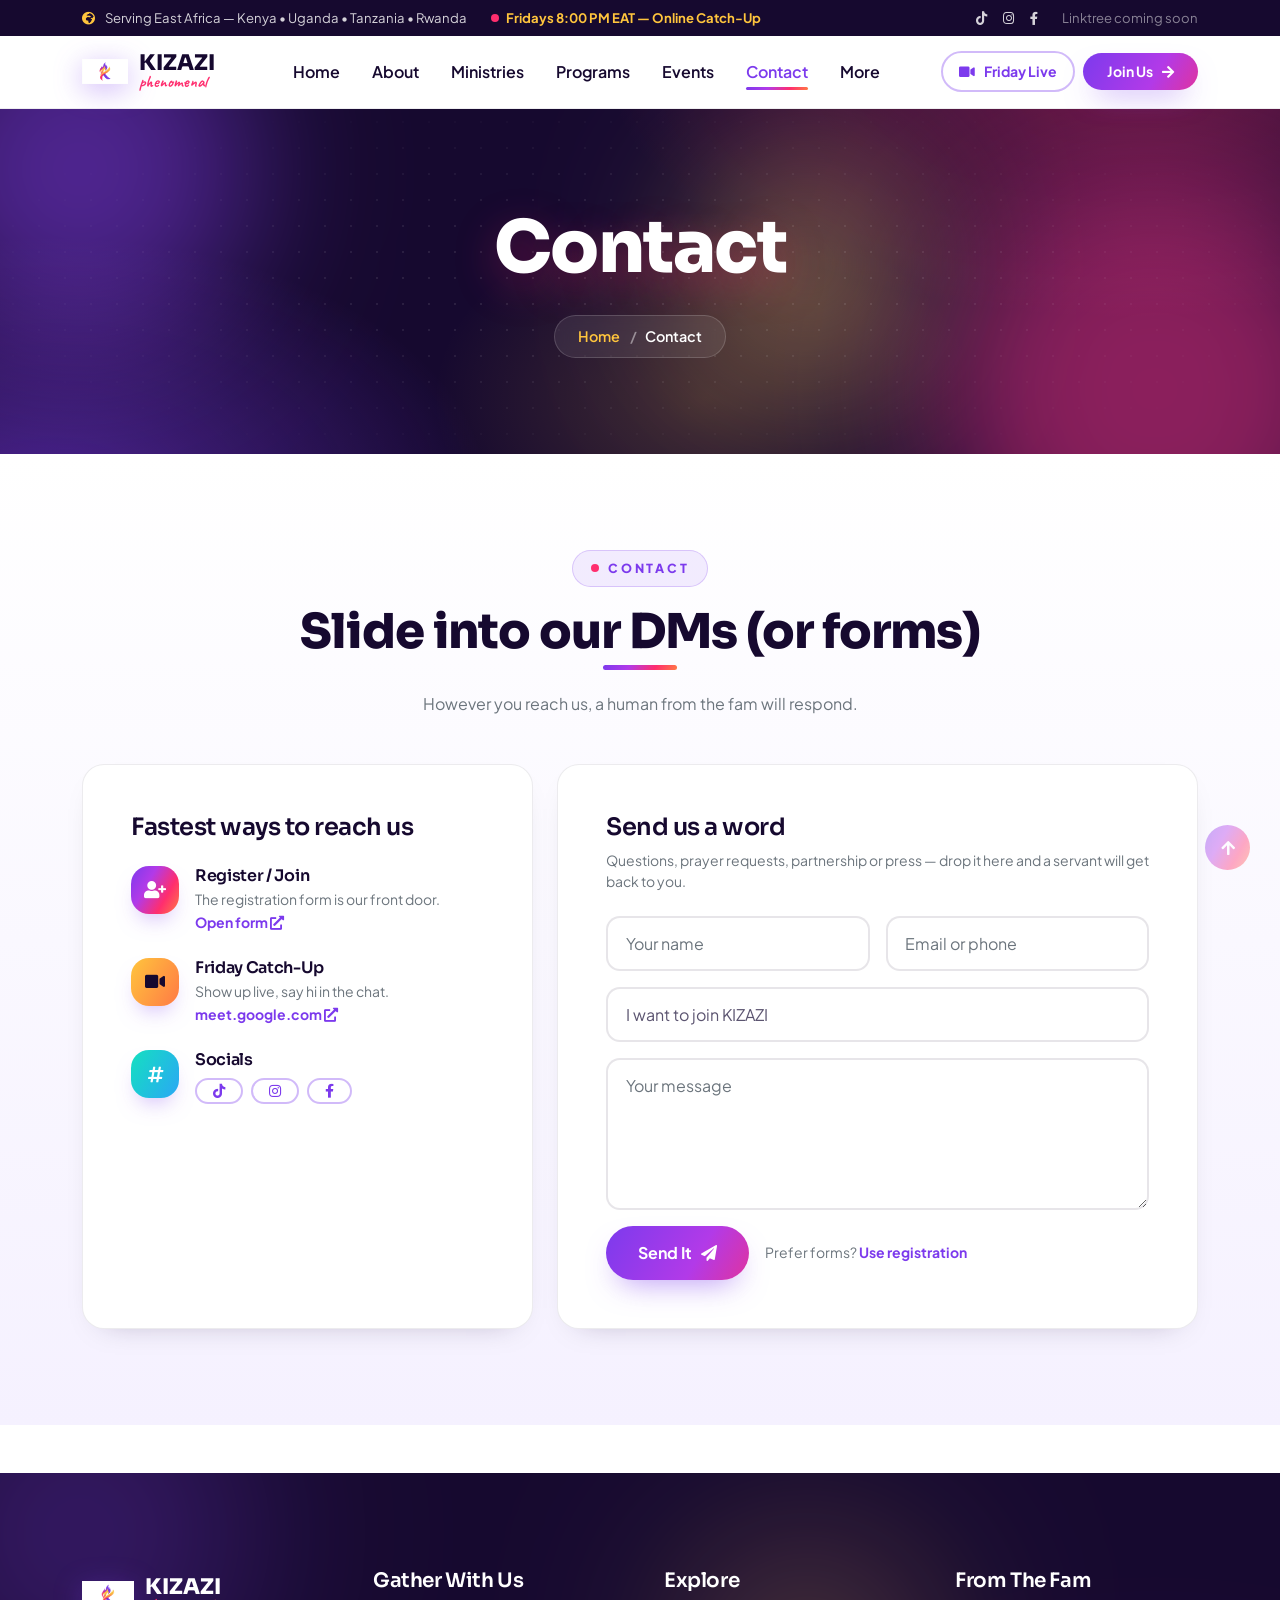
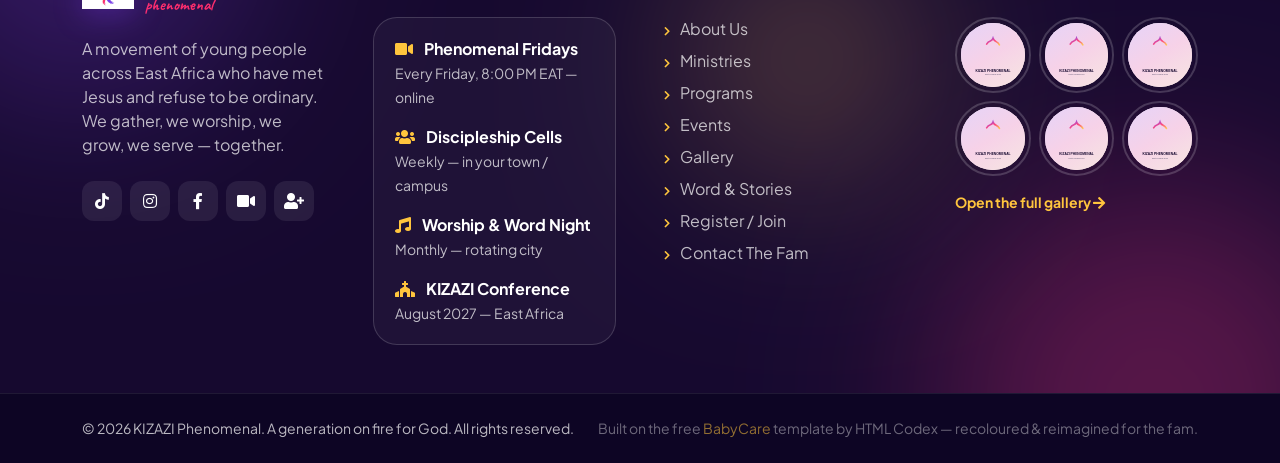
<file: contact.html>
<!DOCTYPE html>
<html lang="en">
<head>
    <meta charset="utf-8">
    <title>Contact — KIZAZI Phenomenal</title>
    <meta content="width=device-width, initial-scale=1.0" name="viewport">
    <meta content="KIZAZI Phenomenal, youth ministry, East Africa, Christian youth, Jesus, worship, discipleship, Kenya, Uganda, Tanzania, Rwanda" name="keywords">
    <meta content="Reach KIZAZI Phenomenal: registration, Friday online catch-up, TikTok, Instagram and Facebook." name="description">
    <meta property="og:title" content="Contact — KIZAZI Phenomenal">
    <meta property="og:description" content="Reach KIZAZI Phenomenal: registration, Friday online catch-up, TikTok, Instagram and Facebook.">
    <meta property="og:type" content="website">
    <meta property="og:image" content="img/brand/logo-mark.png">
    <link rel="icon" type="image/png" href="img/brand/logo-mark.png">

    <link rel="preconnect" href="https://fonts.googleapis.com">
    <link rel="preconnect" href="https://fonts.gstatic.com" crossorigin>
    <link href="https://fonts.googleapis.com/css2?family=Sora:wght@600;700;800&family=Plus+Jakarta+Sans:wght@300;400;500;600;700;800&family=Caveat:wght@600;700&display=swap" rel="stylesheet">

    <link rel="stylesheet" href="https://use.fontawesome.com/releases/v5.15.4/css/all.css"/>
    <link href="https://cdn.jsdelivr.net/npm/bootstrap-icons@1.4.1/font/bootstrap-icons.css" rel="stylesheet">

    <link href="lib/animate/animate.min.css" rel="stylesheet">
    <link href="lib/lightbox/css/lightbox.min.css" rel="stylesheet">
    <link href="lib/owlcarousel/assets/owl.carousel.min.css" rel="stylesheet">

    <link href="css/bootstrap.min.css" rel="stylesheet">
    <link href="css/style.css" rel="stylesheet">
    <link href="css/kizazi.css" rel="stylesheet">
</head>
<body>
        <div class="kz-topbar py-2">
            <div class="container d-none d-lg-flex justify-content-between align-items-center">
                <div class="d-flex align-items-center gap-4">
                    <span><i class="fas fa-globe-africa me-2" style="color:var(--kz-gold)"></i> Serving East Africa &mdash; Kenya &bull; Uganda &bull; Tanzania &bull; Rwanda</span>
                    <a href="https://meet.google.com/mcr-fupc-buw" target="_blank" rel="noopener" class="kz-live"><span class="dot"></span> Fridays 8:00 PM EAT &mdash; Online Catch-Up</a>
                </div>
                <div class="d-flex align-items-center gap-3">
                    <a href="https://www.tiktok.com/@kizazi.phenomenal" target="_blank" rel="noopener" aria-label="TikTok"><i class="fab fa-tiktok"></i></a>
                    <a href="https://www.instagram.com/kizazi_phenomenal" target="_blank" rel="noopener" aria-label="Instagram"><i class="fab fa-instagram"></i></a>
                    <a href="https://www.facebook.com/kizaziphenomenal" target="_blank" rel="noopener" aria-label="Facebook"><i class="fab fa-facebook-f"></i></a>
                    <span class="ms-2" style="opacity:.6">Linktree coming soon</span>
                </div>
            </div>
        </div>
        <nav class="navbar navbar-expand-xl kz-navbar sticky-top py-2">
            <div class="container">
                <a href="index.html" class="navbar-brand kz-brand">
                    <img src="img/brand/logo-mark.png" alt="KIZAZI Phenomenal logo">
                    <span class="kz-brand-name">KIZAZI<span>phenomenal</span></span>
                </a>
                <button class="navbar-toggler py-2 px-3" type="button" data-bs-toggle="collapse" data-bs-target="#navbarCollapse" aria-label="Toggle navigation">
                    <span class="fa fa-bars" style="color:var(--kz-violet)"></span>
                </button>
                <div class="collapse navbar-collapse" id="navbarCollapse">
                    <div class="navbar-nav mx-auto">
                        <a href="index.html" class="nav-item nav-link">Home</a><a href="about.html" class="nav-item nav-link">About</a><a href="ministries.html" class="nav-item nav-link">Ministries</a><a href="programs.html" class="nav-item nav-link">Programs</a><a href="events.html" class="nav-item nav-link">Events</a><a href="contact.html" class="nav-item nav-link active">Contact</a>
                        <div class="nav-item dropdown">
                            <a href="#" class="nav-link dropdown-toggle" data-bs-toggle="dropdown">More</a>
                            <div class="dropdown-menu m-0 rounded-3 border-0 shadow p-2"><a href="gallery.html" class="dropdown-item">Gallery</a><a href="blog.html" class="dropdown-item">Word &amp; Stories</a><a href="team.html" class="dropdown-item">Team &amp; Serving</a><a href="testimonial.html" class="dropdown-item">Testimonies</a></div>
                        </div>
                    </div>
                    <div class="d-flex align-items-center gap-2 mt-3 mt-xl-0">
                        <a href="https://meet.google.com/mcr-fupc-buw" target="_blank" rel="noopener" class="btn-kz btn-kz-line btn-sm px-3 py-2"><i class="fas fa-video"></i> Friday Live</a>
                        <a href="https://forms.gle/vzRJrigBHCNormVA9" target="_blank" rel="noopener" class="btn-kz btn-sm px-4 py-2">Join Us <i class="fas fa-arrow-right"></i></a>
                    </div>
                </div>
            </div>
        </nav>
        <section class="kz-page-header py-5">
            <span class="kz-orb a" aria-hidden="true"></span><span class="kz-orb b" aria-hidden="true"></span><span class="kz-orb c" aria-hidden="true"></span>
            <span class="kz-sparkle" aria-hidden="true" style="left:7%;top:18%;--sd:0.0s;--ss:1.0"></span><span class="kz-sparkle g" aria-hidden="true" style="left:14%;top:66%;--sd:0.9s;--ss:0.7"></span><span class="kz-sparkle" aria-hidden="true" style="left:21%;top:32%;--sd:1.7s;--ss:1.2"></span><span class="kz-sparkle g" aria-hidden="true" style="left:30%;top:76%;--sd:0.4s;--ss:0.9"></span><span class="kz-sparkle" aria-hidden="true" style="left:39%;top:14%;--sd:2.3s;--ss:0.7"></span><span class="kz-sparkle" aria-hidden="true" style="left:48%;top:58%;--sd:1.2s;--ss:1.1"></span><span class="kz-sparkle g" aria-hidden="true" style="left:57%;top:70%;--sd:2.7s;--ss:0.8"></span><span class="kz-sparkle" aria-hidden="true" style="left:65%;top:22%;--sd:0.6s;--ss:1.0"></span><span class="kz-sparkle" aria-hidden="true" style="left:73%;top:48%;--sd:1.5s;--ss:0.7"></span><span class="kz-sparkle g" aria-hidden="true" style="left:82%;top:16%;--sd:2.1s;--ss:1.2"></span><span class="kz-sparkle" aria-hidden="true" style="left:90%;top:62%;--sd:0.3s;--ss:0.8"></span><span class="kz-sparkle g" aria-hidden="true" style="left:52%;top:36%;--sd:1.9s;--ss:0.6"></span>
            <div class="container text-center py-5 position-relative">
                <h1 class="display-2 mb-4 kz-ph-title">Contact</h1>
                <nav aria-label="breadcrumb">
                    <ol class="breadcrumb kz-breadcrumb justify-content-center mb-0">
                        <li class="breadcrumb-item"><a href="index.html">Home</a></li>
                        <li class="breadcrumb-item active" aria-current="page">Contact</li>
                    </ol>
                </nav>
            </div>
        </section>

        <section class="py-5 kz-tint">
            <div class="container py-5">
                <div class="mb-5 text-center mx-auto" style="max-width:760px"><span class="kz-eyebrow"><span class="dot"></span>Contact</span><h2 class="display-5 mt-3 kz-section-title">Slide into our DMs (or forms)</h2><p class="text-muted mt-4 mx-auto">However you reach us, a human from the fam will respond.</p></div>
                <div class="row g-4">
                    <div class="col-lg-5">
                        <div class="kz-card p-4 p-md-5 h-100">
                            <h3 class="h4 mb-4">Fastest ways to reach us</h3>
                            <div class="d-flex flex-column gap-4">
                                <div class="d-flex gap-3"><div class="kz-icon" style="width:48px;height:48px;font-size:1.1rem"><i class="fas fa-user-plus"></i></div>
                                    <div><h5 class="h6 mb-1">Register / Join</h5><p class="small text-muted mb-0">The registration form is our front door.</p>
                                    <a href="https://forms.gle/vzRJrigBHCNormVA9" target="_blank" rel="noopener" class="small fw-bold" style="color:var(--kz-violet)">Open form <i class="fas fa-external-link-alt"></i></a></div></div>
                                <div class="d-flex gap-3"><div class="kz-icon gold" style="width:48px;height:48px;font-size:1.1rem"><i class="fas fa-video"></i></div>
                                    <div><h5 class="h6 mb-1">Friday Catch-Up</h5><p class="small text-muted mb-0">Show up live, say hi in the chat.</p>
                                    <a href="https://meet.google.com/mcr-fupc-buw" target="_blank" rel="noopener" class="small fw-bold" style="color:var(--kz-violet)">meet.google.com <i class="fas fa-external-link-alt"></i></a></div></div>
                                <div class="d-flex gap-3"><div class="kz-icon mint" style="width:48px;height:48px;font-size:1.1rem"><i class="fas fa-hashtag"></i></div>
                                    <div><h5 class="h6 mb-1">Socials</h5>
                                    <div class="d-flex gap-2 mt-2">
                                        <a href="https://www.tiktok.com/@kizazi.phenomenal" target="_blank" rel="noopener" class="btn-kz btn-kz-line btn-sm px-3 py-1"><i class="fab fa-tiktok"></i></a>
                                        <a href="https://www.instagram.com/kizazi_phenomenal" target="_blank" rel="noopener" class="btn-kz btn-kz-line btn-sm px-3 py-1"><i class="fab fa-instagram"></i></a>
                                        <a href="https://www.facebook.com/kizaziphenomenal" target="_blank" rel="noopener" class="btn-kz btn-kz-line btn-sm px-3 py-1"><i class="fab fa-facebook-f"></i></a>
                                    </div></div></div>
                            </div>
                        </div>
                    </div>
                    <div class="col-lg-7">
                        <div class="kz-card p-4 p-md-5 h-100">
                            <h3 class="h4 mb-2">Send us a word</h3>
                            <p class="text-muted small mb-4">Questions, prayer requests, partnership or press &mdash; drop it here and a servant will get back to you.</p>
                            <form id="kz-contact-form">
                                <div class="row g-3">
                                    <div class="col-md-6"><input class="form-control kz-input" placeholder="Your name" required></div>
                                    <div class="col-md-6"><input class="form-control kz-input" type="email" placeholder="Email or phone" required></div>
                                    <div class="col-12"><select class="form-select kz-input">
                                        <option>I want to join KIZAZI</option><option>Prayer request</option>
                                        <option>I want to serve / join a team</option><option>Partner with us</option><option>Something else</option>
                                    </select></div>
                                    <div class="col-12"><textarea class="form-control kz-input" rows="5" placeholder="Your message" required></textarea></div>
                                    <div class="col-12 d-flex flex-wrap gap-3 align-items-center">
                                        <button type="submit" class="btn-kz">Send It <i class="fas fa-paper-plane"></i></button>
                                        <small class="text-muted">Prefer forms? <a href="https://forms.gle/vzRJrigBHCNormVA9" target="_blank" rel="noopener" style="color:var(--kz-violet);font-weight:700">Use registration</a></small>
                                    </div>
                                </div>
                            </form>
                            <div id="kz-form-note" class="alert mt-4 d-none" style="background:rgba(20,224,192,.12);color:#0b7a68;border:1px solid rgba(20,224,192,.4)"></div>
                        </div>
                    </div>
                </div>
            </div>
        </section>
        <footer class="kz-footer pt-5 mt-5">
            <span class="kz-orb soft a" aria-hidden="true"></span><span class="kz-orb soft b" aria-hidden="true"></span><span class="kz-orb soft c" aria-hidden="true"></span>
            <div class="container py-5 position-relative">
                <div class="row g-5">
                    <div class="col-md-6 col-lg-4 col-xl-3">
                        <a href="index.html" class="kz-brand mb-3 d-inline-flex">
                            <img src="img/brand/logo-mark.png" alt="KIZAZI Phenomenal logo" style="width:52px;height:52px">
                            <span class="kz-brand-name" style="color:#fff">KIZAZI<span>phenomenal</span></span>
                        </a>
                        <p class="mb-4">A movement of young people across East Africa who have met Jesus and refuse to be ordinary. We gather, we worship, we grow, we serve &mdash; together.</p>
                        <div class="kz-social d-flex gap-2">
                            <a href="https://www.tiktok.com/@kizazi.phenomenal" target="_blank" rel="noopener" aria-label="TikTok"><i class="fab fa-tiktok"></i></a>
                            <a href="https://www.instagram.com/kizazi_phenomenal" target="_blank" rel="noopener" aria-label="Instagram"><i class="fab fa-instagram"></i></a>
                            <a href="https://www.facebook.com/kizaziphenomenal" target="_blank" rel="noopener" aria-label="Facebook"><i class="fab fa-facebook-f"></i></a>
                            <a href="https://meet.google.com/mcr-fupc-buw" target="_blank" rel="noopener" aria-label="Friday online catch-up"><i class="fas fa-video"></i></a>
                            <a href="https://forms.gle/vzRJrigBHCNormVA9" target="_blank" rel="noopener" aria-label="Register"><i class="fas fa-user-plus"></i></a>
                        </div>
                    </div>
                    <div class="col-md-6 col-lg-4 col-xl-3">
                        <h4 class="mb-4 h5">Gather With Us</h4>
                        <div class="kz-foot-times d-flex flex-column gap-3">
                            <div><i class="fas fa-video me-2" style="color:var(--kz-gold)"></i> <strong style="color:#fff">Phenomenal Fridays</strong><br><small>Every Friday, 8:00 PM EAT &mdash; online</small></div>
                            <div><i class="fas fa-users me-2" style="color:var(--kz-gold)"></i> <strong style="color:#fff">Discipleship Cells</strong><br><small>Weekly &mdash; in your town / campus</small></div>
                            <div><i class="fas fa-music me-2" style="color:var(--kz-gold)"></i> <strong style="color:#fff">Worship &amp; Word Night</strong><br><small>Monthly &mdash; rotating city</small></div>
                            <div><i class="fas fa-church me-2" style="color:var(--kz-gold)"></i> <strong style="color:#fff">KIZAZI Conference</strong><br><small>August 2027 &mdash; East Africa</small></div>
                        </div>
                    </div>
                    <div class="col-md-6 col-lg-4 col-xl-3">
                        <h4 class="mb-4 h5">Explore</h4>
                        <div class="d-flex flex-column gap-2 kz-foot-links">
                            <a href="about.html">About Us</a>
                            <a href="ministries.html">Ministries</a>
                            <a href="programs.html">Programs</a>
                            <a href="events.html">Events</a>
                            <a href="gallery.html">Gallery</a>
                            <a href="blog.html">Word &amp; Stories</a>
                            <a href="https://forms.gle/vzRJrigBHCNormVA9" target="_blank" rel="noopener">Register / Join</a>
                            <a href="contact.html">Contact The Fam</a>
                        </div>
                    </div>
                    <div class="col-md-6 col-lg-4 col-xl-3">
                        <h4 class="mb-4 h5">From The Fam</h4>
                        <div class="row g-2"><div class="col-4"><a href="https://drive.google.com/thumbnail?id=11q6L_hiO0Y9Ta_Fsfq4qp5mPjluvtAxd&sz=w1200" data-lightbox="footer-gal" class="kz-foot-thumb" aria-label="Open photo"><img data-drive="11q6L_hiO0Y9Ta_Fsfq4qp5mPjluvtAxd" data-drive-w="400" class="" alt="KIZAZI moment" loading="lazy" ></a></div><div class="col-4"><a href="https://drive.google.com/thumbnail?id=1o2flLyDHec9o19S6sC9sduj87e5YBr8a&sz=w1200" data-lightbox="footer-gal" class="kz-foot-thumb" aria-label="Open photo"><img data-drive="1o2flLyDHec9o19S6sC9sduj87e5YBr8a" data-drive-w="400" class="" alt="KIZAZI moment" loading="lazy" ></a></div><div class="col-4"><a href="https://drive.google.com/thumbnail?id=1dTi97bdexjjR-mlTQj50dEK2s39ZqT2U&sz=w1200" data-lightbox="footer-gal" class="kz-foot-thumb" aria-label="Open photo"><img data-drive="1dTi97bdexjjR-mlTQj50dEK2s39ZqT2U" data-drive-w="400" class="" alt="KIZAZI moment" loading="lazy" ></a></div><div class="col-4"><a href="https://drive.google.com/thumbnail?id=1KaN84BydKGM5gLShYPGwn_gg9lPyRmzh&sz=w1200" data-lightbox="footer-gal" class="kz-foot-thumb" aria-label="Open photo"><img data-drive="1KaN84BydKGM5gLShYPGwn_gg9lPyRmzh" data-drive-w="400" class="" alt="KIZAZI moment" loading="lazy" ></a></div><div class="col-4"><a href="https://drive.google.com/thumbnail?id=18VifyAxl_4l920PrnaGl07SSti9f8Q_e&sz=w1200" data-lightbox="footer-gal" class="kz-foot-thumb" aria-label="Open photo"><img data-drive="18VifyAxl_4l920PrnaGl07SSti9f8Q_e" data-drive-w="400" class="" alt="KIZAZI moment" loading="lazy" ></a></div><div class="col-4"><a href="https://drive.google.com/thumbnail?id=1YL9wWv2xYSE0fdrGLCFTA3CmlO9Q5E5D&sz=w1200" data-lightbox="footer-gal" class="kz-foot-thumb" aria-label="Open photo"><img data-drive="1YL9wWv2xYSE0fdrGLCFTA3CmlO9Q5E5D" data-drive-w="400" class="" alt="KIZAZI moment" loading="lazy" ></a></div></div>
                        <a href="gallery.html" class="small d-inline-block mt-3 fw-bold" style="color:var(--kz-gold)">Open the full gallery <i class="fas fa-arrow-right"></i></a>
                    </div>
                </div>
            </div>
            <div class="kz-copyright position-relative">
                <div class="container py-4 d-flex flex-column flex-md-row justify-content-between align-items-center gap-2">
                    <small>&copy; <span class="kz-year">2026</span> KIZAZI Phenomenal. A generation on fire for God. All rights reserved.</small>
                    <small style="opacity:.55">Built on the free <a href="https://htmlcodex.com" target="_blank" rel="noopener" style="color:var(--kz-gold)">BabyCare</a> template by HTML Codex &mdash; recoloured &amp; reimagined for the fam.</small>
                </div>
            </div>
        </footer>
        <a href="#" class="btn btn-primary border-0 rounded-circle back-to-top" style="background:var(--kz-grad)"><i class="fa fa-arrow-up"></i></a>
    <script src="js/vendor/jquery.min.js"></script>
    <script src="js/vendor/bootstrap.bundle.min.js"></script>
    <script src="lib/wow/wow.min.js"></script>
    <script src="lib/easing/easing.min.js"></script>
    <script src="lib/waypoints/waypoints.min.js"></script>
    <script src="lib/lightbox/js/lightbox.min.js"></script>
    <script src="lib/owlcarousel/owl.carousel.min.js"></script>
    <script src="js/main.js"></script>
    <script src="js/kizazi.js"></script>
    <script>
    jQuery(function($){
      $("#kz-contact-form").on("submit", function(e){
        e.preventDefault();
        $("#kz-form-note").removeClass("d-none").html(
          "Asante! We've got your note. While our inbox is being set up, the fastest reply is via our socials or the registration form &mdash; " +
          "<a href='https://forms.gle/vzRJrigBHCNormVA9' target='_blank' rel='noopener' style='font-weight:700'>register here</a>.");
        this.reset();
      });
    });
    </script>
</body>
</html>
</file>
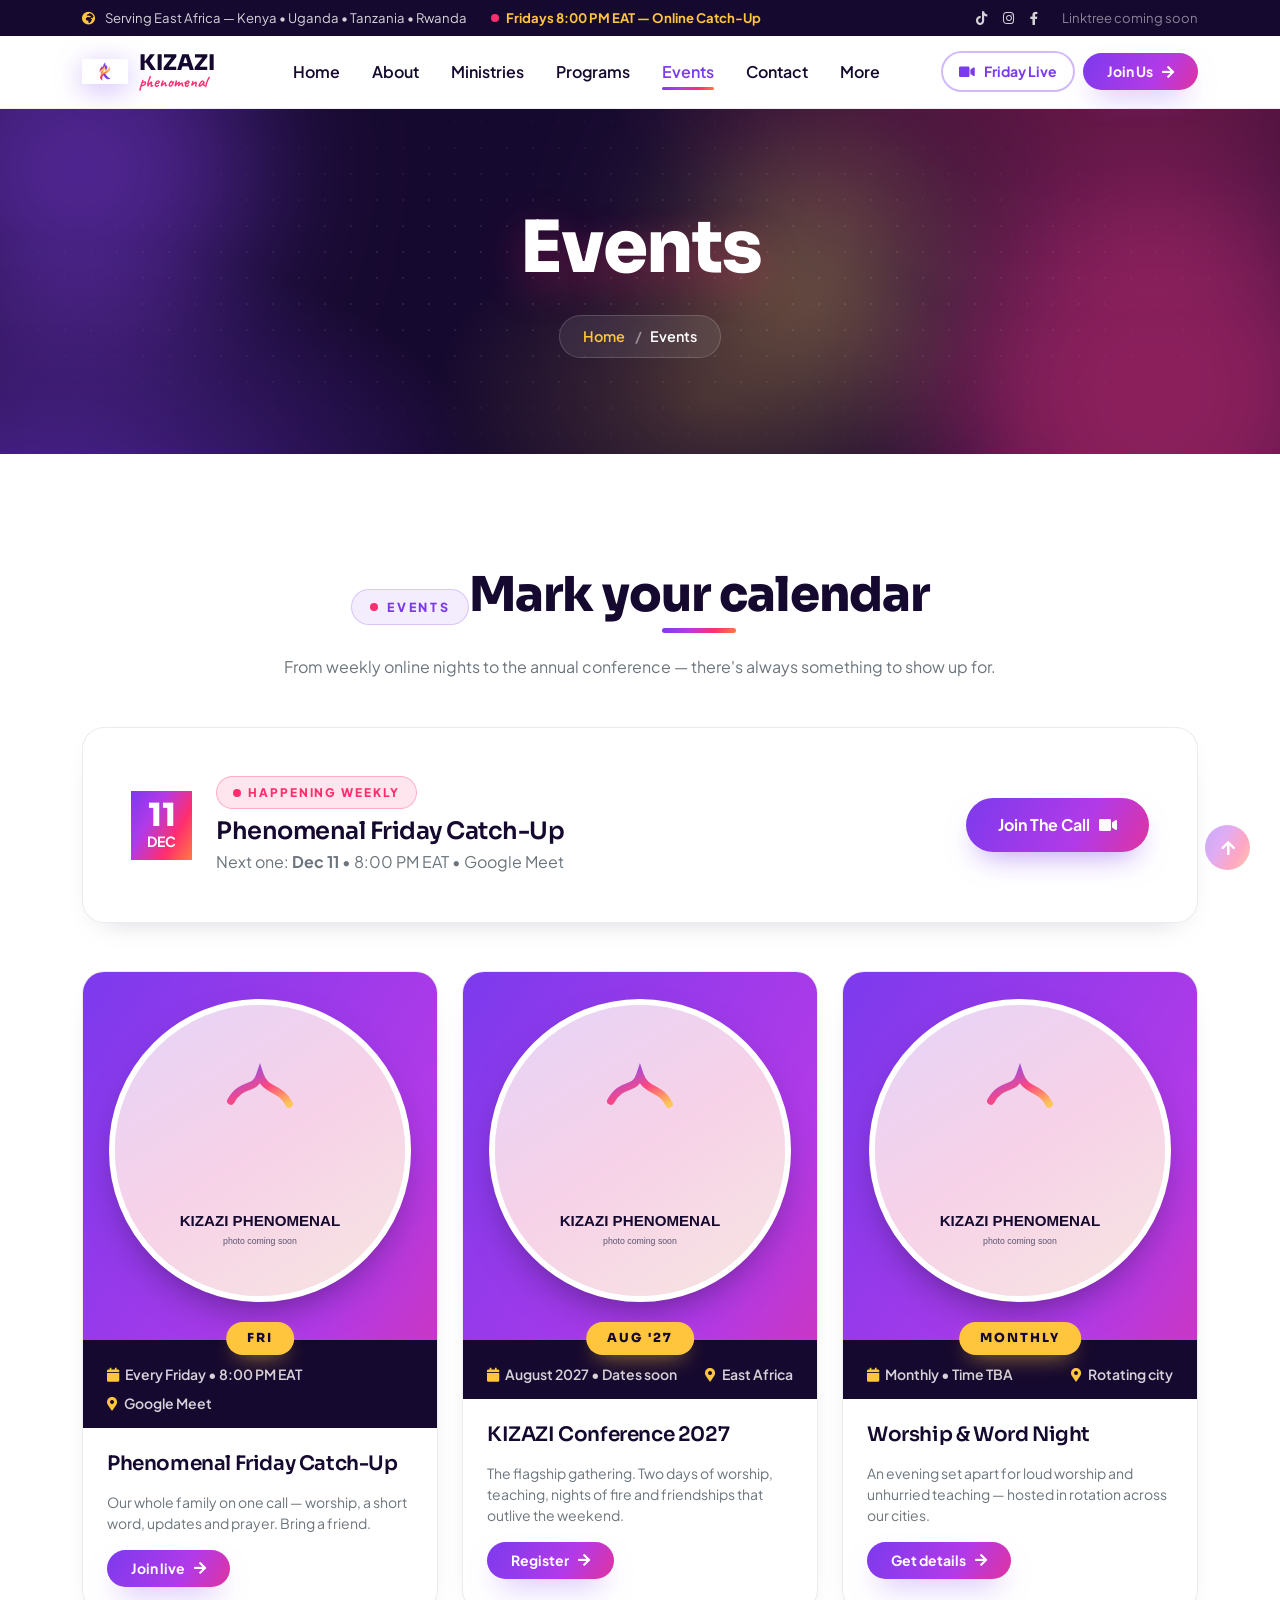
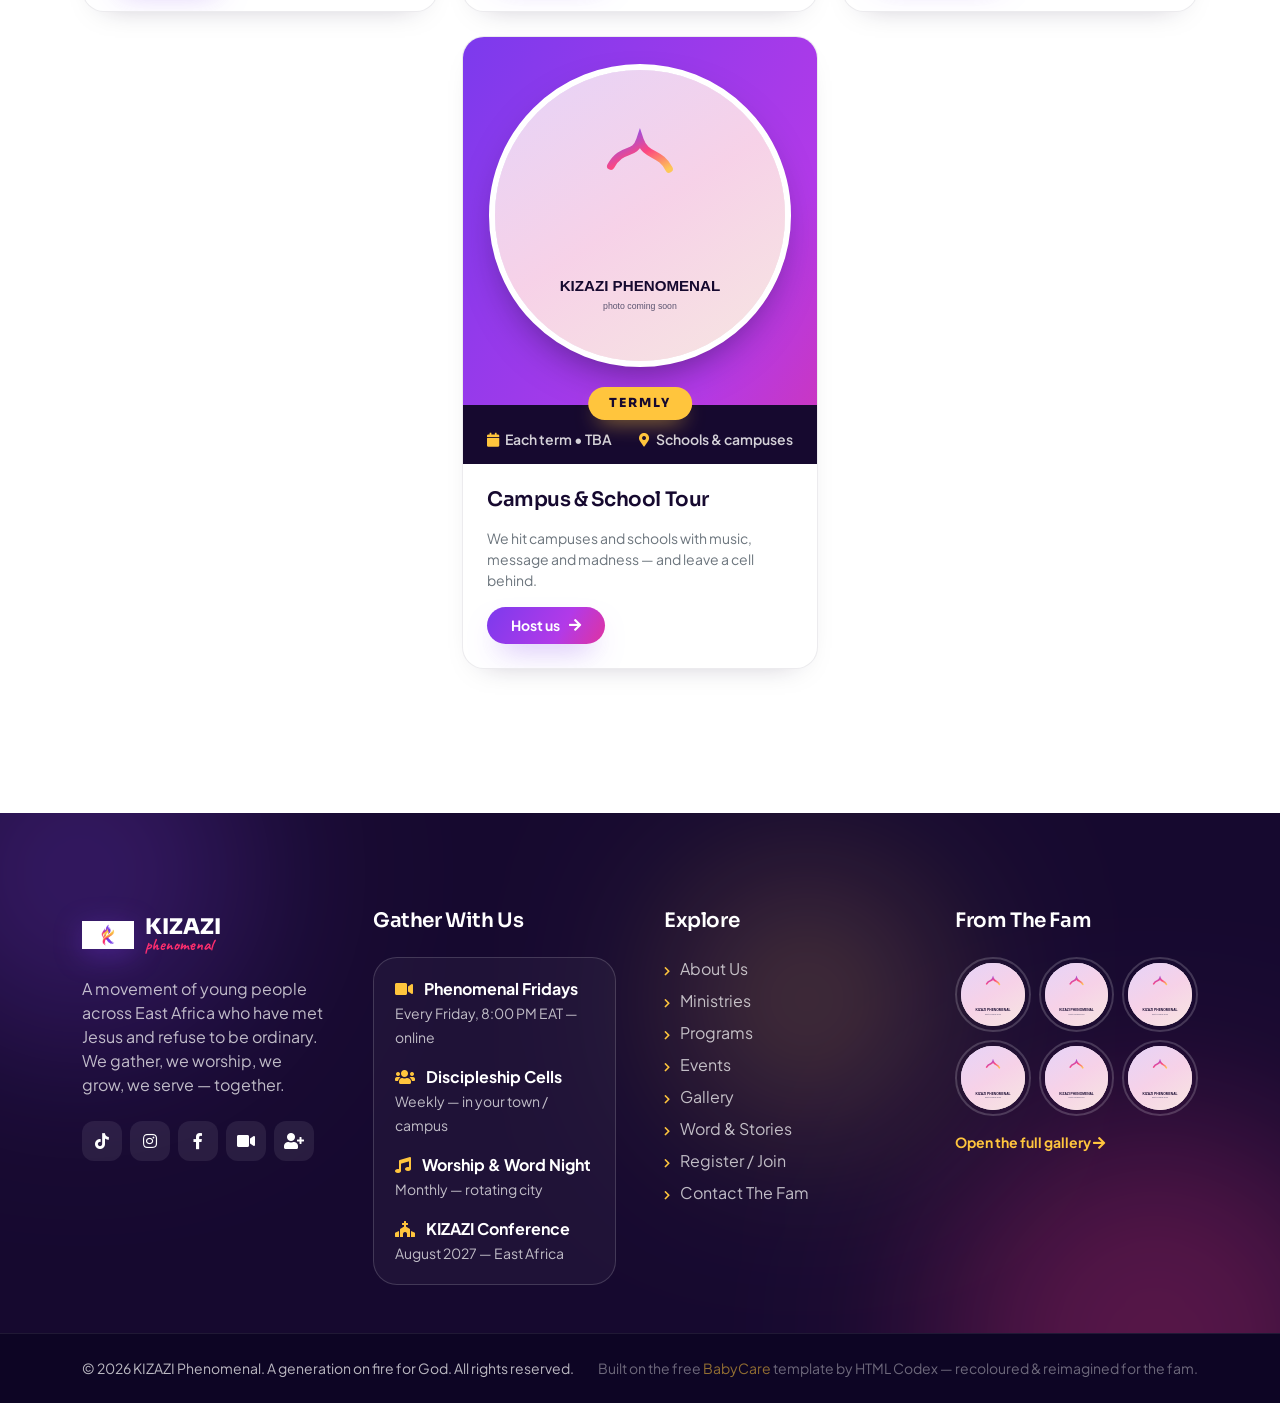
<file: events.html>
<!DOCTYPE html>
<html lang="en">
<head>
    <meta charset="utf-8">
    <title>Events — KIZAZI Phenomenal</title>
    <meta content="width=device-width, initial-scale=1.0" name="viewport">
    <meta content="KIZAZI Phenomenal, youth ministry, East Africa, Christian youth, Jesus, worship, discipleship, Kenya, Uganda, Tanzania, Rwanda" name="keywords">
    <meta content="Friday online catch-up, KIZAZI Conference, worship nights and campus tours across East Africa." name="description">
    <meta property="og:title" content="Events — KIZAZI Phenomenal">
    <meta property="og:description" content="Friday online catch-up, KIZAZI Conference, worship nights and campus tours across East Africa.">
    <meta property="og:type" content="website">
    <meta property="og:image" content="img/brand/logo-mark.png">
    <link rel="icon" type="image/png" href="img/brand/logo-mark.png">

    <link rel="preconnect" href="https://fonts.googleapis.com">
    <link rel="preconnect" href="https://fonts.gstatic.com" crossorigin>
    <link href="https://fonts.googleapis.com/css2?family=Sora:wght@600;700;800&family=Plus+Jakarta+Sans:wght@300;400;500;600;700;800&family=Caveat:wght@600;700&display=swap" rel="stylesheet">

    <link rel="stylesheet" href="https://use.fontawesome.com/releases/v5.15.4/css/all.css"/>
    <link href="https://cdn.jsdelivr.net/npm/bootstrap-icons@1.4.1/font/bootstrap-icons.css" rel="stylesheet">

    <link href="lib/animate/animate.min.css" rel="stylesheet">
    <link href="lib/lightbox/css/lightbox.min.css" rel="stylesheet">
    <link href="lib/owlcarousel/assets/owl.carousel.min.css" rel="stylesheet">

    <link href="css/bootstrap.min.css" rel="stylesheet">
    <link href="css/style.css" rel="stylesheet">
    <link href="css/kizazi.css" rel="stylesheet">
</head>
<body>
        <div class="kz-topbar py-2">
            <div class="container d-none d-lg-flex justify-content-between align-items-center">
                <div class="d-flex align-items-center gap-4">
                    <span><i class="fas fa-globe-africa me-2" style="color:var(--kz-gold)"></i> Serving East Africa &mdash; Kenya &bull; Uganda &bull; Tanzania &bull; Rwanda</span>
                    <a href="https://meet.google.com/mcr-fupc-buw" target="_blank" rel="noopener" class="kz-live"><span class="dot"></span> Fridays 8:00 PM EAT &mdash; Online Catch-Up</a>
                </div>
                <div class="d-flex align-items-center gap-3">
                    <a href="https://www.tiktok.com/@kizazi.phenomenal" target="_blank" rel="noopener" aria-label="TikTok"><i class="fab fa-tiktok"></i></a>
                    <a href="https://www.instagram.com/kizazi_phenomenal" target="_blank" rel="noopener" aria-label="Instagram"><i class="fab fa-instagram"></i></a>
                    <a href="https://www.facebook.com/kizaziphenomenal" target="_blank" rel="noopener" aria-label="Facebook"><i class="fab fa-facebook-f"></i></a>
                    <span class="ms-2" style="opacity:.6">Linktree coming soon</span>
                </div>
            </div>
        </div>
        <nav class="navbar navbar-expand-xl kz-navbar sticky-top py-2">
            <div class="container">
                <a href="index.html" class="navbar-brand kz-brand">
                    <img src="img/brand/logo-mark.png" alt="KIZAZI Phenomenal logo">
                    <span class="kz-brand-name">KIZAZI<span>phenomenal</span></span>
                </a>
                <button class="navbar-toggler py-2 px-3" type="button" data-bs-toggle="collapse" data-bs-target="#navbarCollapse" aria-label="Toggle navigation">
                    <span class="fa fa-bars" style="color:var(--kz-violet)"></span>
                </button>
                <div class="collapse navbar-collapse" id="navbarCollapse">
                    <div class="navbar-nav mx-auto">
                        <a href="index.html" class="nav-item nav-link">Home</a><a href="about.html" class="nav-item nav-link">About</a><a href="ministries.html" class="nav-item nav-link">Ministries</a><a href="programs.html" class="nav-item nav-link">Programs</a><a href="events.html" class="nav-item nav-link active">Events</a><a href="contact.html" class="nav-item nav-link">Contact</a>
                        <div class="nav-item dropdown">
                            <a href="#" class="nav-link dropdown-toggle" data-bs-toggle="dropdown">More</a>
                            <div class="dropdown-menu m-0 rounded-3 border-0 shadow p-2"><a href="gallery.html" class="dropdown-item">Gallery</a><a href="blog.html" class="dropdown-item">Word &amp; Stories</a><a href="team.html" class="dropdown-item">Team &amp; Serving</a><a href="testimonial.html" class="dropdown-item">Testimonies</a></div>
                        </div>
                    </div>
                    <div class="d-flex align-items-center gap-2 mt-3 mt-xl-0">
                        <a href="https://meet.google.com/mcr-fupc-buw" target="_blank" rel="noopener" class="btn-kz btn-kz-line btn-sm px-3 py-2"><i class="fas fa-video"></i> Friday Live</a>
                        <a href="https://forms.gle/vzRJrigBHCNormVA9" target="_blank" rel="noopener" class="btn-kz btn-sm px-4 py-2">Join Us <i class="fas fa-arrow-right"></i></a>
                    </div>
                </div>
            </div>
        </nav>
        <section class="kz-page-header py-5">
            <span class="kz-orb a" aria-hidden="true"></span><span class="kz-orb b" aria-hidden="true"></span><span class="kz-orb c" aria-hidden="true"></span>
            <span class="kz-sparkle" aria-hidden="true" style="left:7%;top:18%;--sd:0.0s;--ss:1.0"></span><span class="kz-sparkle g" aria-hidden="true" style="left:14%;top:66%;--sd:0.9s;--ss:0.7"></span><span class="kz-sparkle" aria-hidden="true" style="left:21%;top:32%;--sd:1.7s;--ss:1.2"></span><span class="kz-sparkle g" aria-hidden="true" style="left:30%;top:76%;--sd:0.4s;--ss:0.9"></span><span class="kz-sparkle" aria-hidden="true" style="left:39%;top:14%;--sd:2.3s;--ss:0.7"></span><span class="kz-sparkle" aria-hidden="true" style="left:48%;top:58%;--sd:1.2s;--ss:1.1"></span><span class="kz-sparkle g" aria-hidden="true" style="left:57%;top:70%;--sd:2.7s;--ss:0.8"></span><span class="kz-sparkle" aria-hidden="true" style="left:65%;top:22%;--sd:0.6s;--ss:1.0"></span><span class="kz-sparkle" aria-hidden="true" style="left:73%;top:48%;--sd:1.5s;--ss:0.7"></span><span class="kz-sparkle g" aria-hidden="true" style="left:82%;top:16%;--sd:2.1s;--ss:1.2"></span><span class="kz-sparkle" aria-hidden="true" style="left:90%;top:62%;--sd:0.3s;--ss:0.8"></span><span class="kz-sparkle g" aria-hidden="true" style="left:52%;top:36%;--sd:1.9s;--ss:0.6"></span>
            <div class="container text-center py-5 position-relative">
                <h1 class="display-2 mb-4 kz-ph-title">Events</h1>
                <nav aria-label="breadcrumb">
                    <ol class="breadcrumb kz-breadcrumb justify-content-center mb-0">
                        <li class="breadcrumb-item"><a href="index.html">Home</a></li>
                        <li class="breadcrumb-item active" aria-current="page">Events</li>
                    </ol>
                </nav>
            </div>
        </section>

        <section class="py-5">
            <div class="container py-5">
                <div class="mb-5 text-center mx-auto" style="max-width:760px"><span class="kz-eyebrow"><span class="dot"></span>Events</span><h2 class="display-5 mt-3 kz-section-title">Mark your calendar</h2><p class="text-muted mt-4 mx-auto">From weekly online nights to the annual conference &mdash; there's always something to show up for.</p></div>
                <div class="kz-card p-4 p-md-5 mb-5 d-flex flex-column flex-lg-row align-items-center gap-4 justify-content-between">
                    <div class="d-flex align-items-center gap-4">
                        <div class="text-center rounded-4 px-3 py-2 text-white" style="background:var(--kz-grad)">
                            <div class="kz-next-friday-day" style="font-family:Sora,sans-serif;font-weight:800;font-size:2rem;line-height:1">&mdash;</div>
                            <div class="kz-next-friday-month small fw-bold">&mdash;</div>
                        </div>
                        <div>
                            <span class="kz-badge-live"><span class="dot"></span> Happening weekly</span>
                            <h3 class="h4 mt-2 mb-1">Phenomenal Friday Catch-Up</h3>
                            <p class="text-muted mb-0">Next one: <strong class="kz-next-friday">&mdash;</strong> &bull; 8:00 PM EAT &bull; Google Meet</p>
                        </div>
                    </div>
                    <a href="https://meet.google.com/mcr-fupc-buw" target="_blank" rel="noopener" class="btn-kz">Join The Call <i class="fas fa-video"></i></a>
                </div>
                <div class="row g-4 justify-content-center"><div class="col-md-6 col-lg-6 col-xl-4"><div class="kz-card kz-event h-100"><div class="kz-event-top"><div class="kz-event-img"><img data-drive="1KaN84BydKGM5gLShYPGwn_gg9lPyRmzh" data-drive-w="800" class="" alt="Phenomenal Friday Catch-Up" loading="lazy" ><a href="https://drive.google.com/thumbnail?id=1KaN84BydKGM5gLShYPGwn_gg9lPyRmzh&sz=w1400" data-lightbox="event-21" class="kz-event-lb" aria-label="Open photo"><i class="fas fa-search-plus fa-2x text-white"></i></a></div><span class="kz-event-date">FRI</span></div><div class="kz-event-bar"><small><i class="fas fa-calendar me-1"></i> Every Friday &bull; 8:00 PM EAT</small><small><i class="fas fa-map-marker-alt me-1"></i> Google Meet</small></div><div class="p-4"><a href="https://meet.google.com/mcr-fupc-buw" target="_blank" rel="noopener" class="h5 kz-title-link">Phenomenal Friday Catch-Up</a><p class="text-muted small mt-3 mb-3">Our whole family on one call &mdash; worship, a short word, updates and prayer. Bring a friend.</p><a href="https://meet.google.com/mcr-fupc-buw" target="_blank" rel="noopener" class="btn-kz btn-sm px-4 py-2">Join live <i class="fas fa-arrow-right"></i></a></div></div></div><div class="col-md-6 col-lg-6 col-xl-4"><div class="kz-card kz-event h-100"><div class="kz-event-top"><div class="kz-event-img"><img data-drive="18VifyAxl_4l920PrnaGl07SSti9f8Q_e" data-drive-w="800" class="" alt="KIZAZI Conference 2027" loading="lazy" ><a href="https://drive.google.com/thumbnail?id=18VifyAxl_4l920PrnaGl07SSti9f8Q_e&sz=w1400" data-lightbox="event-22" class="kz-event-lb" aria-label="Open photo"><i class="fas fa-search-plus fa-2x text-white"></i></a></div><span class="kz-event-date">AUG '27</span></div><div class="kz-event-bar"><small><i class="fas fa-calendar me-1"></i> August 2027 &bull; Dates soon</small><small><i class="fas fa-map-marker-alt me-1"></i> East Africa</small></div><div class="p-4"><a href="https://forms.gle/vzRJrigBHCNormVA9" target="_blank" rel="noopener" class="h5 kz-title-link">KIZAZI Conference 2027</a><p class="text-muted small mt-3 mb-3">The flagship gathering. Two days of worship, teaching, nights of fire and friendships that outlive the weekend.</p><a href="https://forms.gle/vzRJrigBHCNormVA9" target="_blank" rel="noopener" class="btn-kz btn-sm px-4 py-2">Register <i class="fas fa-arrow-right"></i></a></div></div></div><div class="col-md-6 col-lg-6 col-xl-4"><div class="kz-card kz-event h-100"><div class="kz-event-top"><div class="kz-event-img"><img data-drive="1YL9wWv2xYSE0fdrGLCFTA3CmlO9Q5E5D" data-drive-w="800" class="" alt="Worship & Word Night" loading="lazy" ><a href="https://drive.google.com/thumbnail?id=1YL9wWv2xYSE0fdrGLCFTA3CmlO9Q5E5D&sz=w1400" data-lightbox="event-23" class="kz-event-lb" aria-label="Open photo"><i class="fas fa-search-plus fa-2x text-white"></i></a></div><span class="kz-event-date">MONTHLY</span></div><div class="kz-event-bar"><small><i class="fas fa-calendar me-1"></i> Monthly &bull; Time TBA</small><small><i class="fas fa-map-marker-alt me-1"></i> Rotating city</small></div><div class="p-4"><a href="https://forms.gle/vzRJrigBHCNormVA9" target="_blank" rel="noopener" class="h5 kz-title-link">Worship & Word Night</a><p class="text-muted small mt-3 mb-3">An evening set apart for loud worship and unhurried teaching &mdash; hosted in rotation across our cities.</p><a href="https://forms.gle/vzRJrigBHCNormVA9" target="_blank" rel="noopener" class="btn-kz btn-sm px-4 py-2">Get details <i class="fas fa-arrow-right"></i></a></div></div></div><div class="col-md-6 col-lg-6 col-xl-4"><div class="kz-card kz-event h-100"><div class="kz-event-top"><div class="kz-event-img"><img data-drive="1xC3xzAePVgOzjyMOVLttJDPhrOEEoCUx" data-drive-w="800" class="" alt="Campus & School Tour" loading="lazy" ><a href="https://drive.google.com/thumbnail?id=1xC3xzAePVgOzjyMOVLttJDPhrOEEoCUx&sz=w1400" data-lightbox="event-24" class="kz-event-lb" aria-label="Open photo"><i class="fas fa-search-plus fa-2x text-white"></i></a></div><span class="kz-event-date">TERMLY</span></div><div class="kz-event-bar"><small><i class="fas fa-calendar me-1"></i> Each term &bull; TBA</small><small><i class="fas fa-map-marker-alt me-1"></i> Schools & campuses</small></div><div class="p-4"><a href="https://forms.gle/vzRJrigBHCNormVA9" target="_blank" rel="noopener" class="h5 kz-title-link">Campus & School Tour</a><p class="text-muted small mt-3 mb-3">We hit campuses and schools with music, message and madness &mdash; and leave a cell behind.</p><a href="https://forms.gle/vzRJrigBHCNormVA9" target="_blank" rel="noopener" class="btn-kz btn-sm px-4 py-2">Host us <i class="fas fa-arrow-right"></i></a></div></div></div></div>
            </div>
        </section>
        <footer class="kz-footer pt-5 mt-5">
            <span class="kz-orb soft a" aria-hidden="true"></span><span class="kz-orb soft b" aria-hidden="true"></span><span class="kz-orb soft c" aria-hidden="true"></span>
            <div class="container py-5 position-relative">
                <div class="row g-5">
                    <div class="col-md-6 col-lg-4 col-xl-3">
                        <a href="index.html" class="kz-brand mb-3 d-inline-flex">
                            <img src="img/brand/logo-mark.png" alt="KIZAZI Phenomenal logo" style="width:52px;height:52px">
                            <span class="kz-brand-name" style="color:#fff">KIZAZI<span>phenomenal</span></span>
                        </a>
                        <p class="mb-4">A movement of young people across East Africa who have met Jesus and refuse to be ordinary. We gather, we worship, we grow, we serve &mdash; together.</p>
                        <div class="kz-social d-flex gap-2">
                            <a href="https://www.tiktok.com/@kizazi.phenomenal" target="_blank" rel="noopener" aria-label="TikTok"><i class="fab fa-tiktok"></i></a>
                            <a href="https://www.instagram.com/kizazi_phenomenal" target="_blank" rel="noopener" aria-label="Instagram"><i class="fab fa-instagram"></i></a>
                            <a href="https://www.facebook.com/kizaziphenomenal" target="_blank" rel="noopener" aria-label="Facebook"><i class="fab fa-facebook-f"></i></a>
                            <a href="https://meet.google.com/mcr-fupc-buw" target="_blank" rel="noopener" aria-label="Friday online catch-up"><i class="fas fa-video"></i></a>
                            <a href="https://forms.gle/vzRJrigBHCNormVA9" target="_blank" rel="noopener" aria-label="Register"><i class="fas fa-user-plus"></i></a>
                        </div>
                    </div>
                    <div class="col-md-6 col-lg-4 col-xl-3">
                        <h4 class="mb-4 h5">Gather With Us</h4>
                        <div class="kz-foot-times d-flex flex-column gap-3">
                            <div><i class="fas fa-video me-2" style="color:var(--kz-gold)"></i> <strong style="color:#fff">Phenomenal Fridays</strong><br><small>Every Friday, 8:00 PM EAT &mdash; online</small></div>
                            <div><i class="fas fa-users me-2" style="color:var(--kz-gold)"></i> <strong style="color:#fff">Discipleship Cells</strong><br><small>Weekly &mdash; in your town / campus</small></div>
                            <div><i class="fas fa-music me-2" style="color:var(--kz-gold)"></i> <strong style="color:#fff">Worship &amp; Word Night</strong><br><small>Monthly &mdash; rotating city</small></div>
                            <div><i class="fas fa-church me-2" style="color:var(--kz-gold)"></i> <strong style="color:#fff">KIZAZI Conference</strong><br><small>August 2027 &mdash; East Africa</small></div>
                        </div>
                    </div>
                    <div class="col-md-6 col-lg-4 col-xl-3">
                        <h4 class="mb-4 h5">Explore</h4>
                        <div class="d-flex flex-column gap-2 kz-foot-links">
                            <a href="about.html">About Us</a>
                            <a href="ministries.html">Ministries</a>
                            <a href="programs.html">Programs</a>
                            <a href="events.html">Events</a>
                            <a href="gallery.html">Gallery</a>
                            <a href="blog.html">Word &amp; Stories</a>
                            <a href="https://forms.gle/vzRJrigBHCNormVA9" target="_blank" rel="noopener">Register / Join</a>
                            <a href="contact.html">Contact The Fam</a>
                        </div>
                    </div>
                    <div class="col-md-6 col-lg-4 col-xl-3">
                        <h4 class="mb-4 h5">From The Fam</h4>
                        <div class="row g-2"><div class="col-4"><a href="https://drive.google.com/thumbnail?id=11q6L_hiO0Y9Ta_Fsfq4qp5mPjluvtAxd&sz=w1200" data-lightbox="footer-gal" class="kz-foot-thumb" aria-label="Open photo"><img data-drive="11q6L_hiO0Y9Ta_Fsfq4qp5mPjluvtAxd" data-drive-w="400" class="" alt="KIZAZI moment" loading="lazy" ></a></div><div class="col-4"><a href="https://drive.google.com/thumbnail?id=1o2flLyDHec9o19S6sC9sduj87e5YBr8a&sz=w1200" data-lightbox="footer-gal" class="kz-foot-thumb" aria-label="Open photo"><img data-drive="1o2flLyDHec9o19S6sC9sduj87e5YBr8a" data-drive-w="400" class="" alt="KIZAZI moment" loading="lazy" ></a></div><div class="col-4"><a href="https://drive.google.com/thumbnail?id=1dTi97bdexjjR-mlTQj50dEK2s39ZqT2U&sz=w1200" data-lightbox="footer-gal" class="kz-foot-thumb" aria-label="Open photo"><img data-drive="1dTi97bdexjjR-mlTQj50dEK2s39ZqT2U" data-drive-w="400" class="" alt="KIZAZI moment" loading="lazy" ></a></div><div class="col-4"><a href="https://drive.google.com/thumbnail?id=1KaN84BydKGM5gLShYPGwn_gg9lPyRmzh&sz=w1200" data-lightbox="footer-gal" class="kz-foot-thumb" aria-label="Open photo"><img data-drive="1KaN84BydKGM5gLShYPGwn_gg9lPyRmzh" data-drive-w="400" class="" alt="KIZAZI moment" loading="lazy" ></a></div><div class="col-4"><a href="https://drive.google.com/thumbnail?id=18VifyAxl_4l920PrnaGl07SSti9f8Q_e&sz=w1200" data-lightbox="footer-gal" class="kz-foot-thumb" aria-label="Open photo"><img data-drive="18VifyAxl_4l920PrnaGl07SSti9f8Q_e" data-drive-w="400" class="" alt="KIZAZI moment" loading="lazy" ></a></div><div class="col-4"><a href="https://drive.google.com/thumbnail?id=1YL9wWv2xYSE0fdrGLCFTA3CmlO9Q5E5D&sz=w1200" data-lightbox="footer-gal" class="kz-foot-thumb" aria-label="Open photo"><img data-drive="1YL9wWv2xYSE0fdrGLCFTA3CmlO9Q5E5D" data-drive-w="400" class="" alt="KIZAZI moment" loading="lazy" ></a></div></div>
                        <a href="gallery.html" class="small d-inline-block mt-3 fw-bold" style="color:var(--kz-gold)">Open the full gallery <i class="fas fa-arrow-right"></i></a>
                    </div>
                </div>
            </div>
            <div class="kz-copyright position-relative">
                <div class="container py-4 d-flex flex-column flex-md-row justify-content-between align-items-center gap-2">
                    <small>&copy; <span class="kz-year">2026</span> KIZAZI Phenomenal. A generation on fire for God. All rights reserved.</small>
                    <small style="opacity:.55">Built on the free <a href="https://htmlcodex.com" target="_blank" rel="noopener" style="color:var(--kz-gold)">BabyCare</a> template by HTML Codex &mdash; recoloured &amp; reimagined for the fam.</small>
                </div>
            </div>
        </footer>
        <a href="#" class="btn btn-primary border-0 rounded-circle back-to-top" style="background:var(--kz-grad)"><i class="fa fa-arrow-up"></i></a>
    <script src="js/vendor/jquery.min.js"></script>
    <script src="js/vendor/bootstrap.bundle.min.js"></script>
    <script src="lib/wow/wow.min.js"></script>
    <script src="lib/easing/easing.min.js"></script>
    <script src="lib/waypoints/waypoints.min.js"></script>
    <script src="lib/lightbox/js/lightbox.min.js"></script>
    <script src="lib/owlcarousel/owl.carousel.min.js"></script>
    <script src="js/main.js"></script>
    <script src="js/kizazi.js"></script>
</body>
</html>
</file>
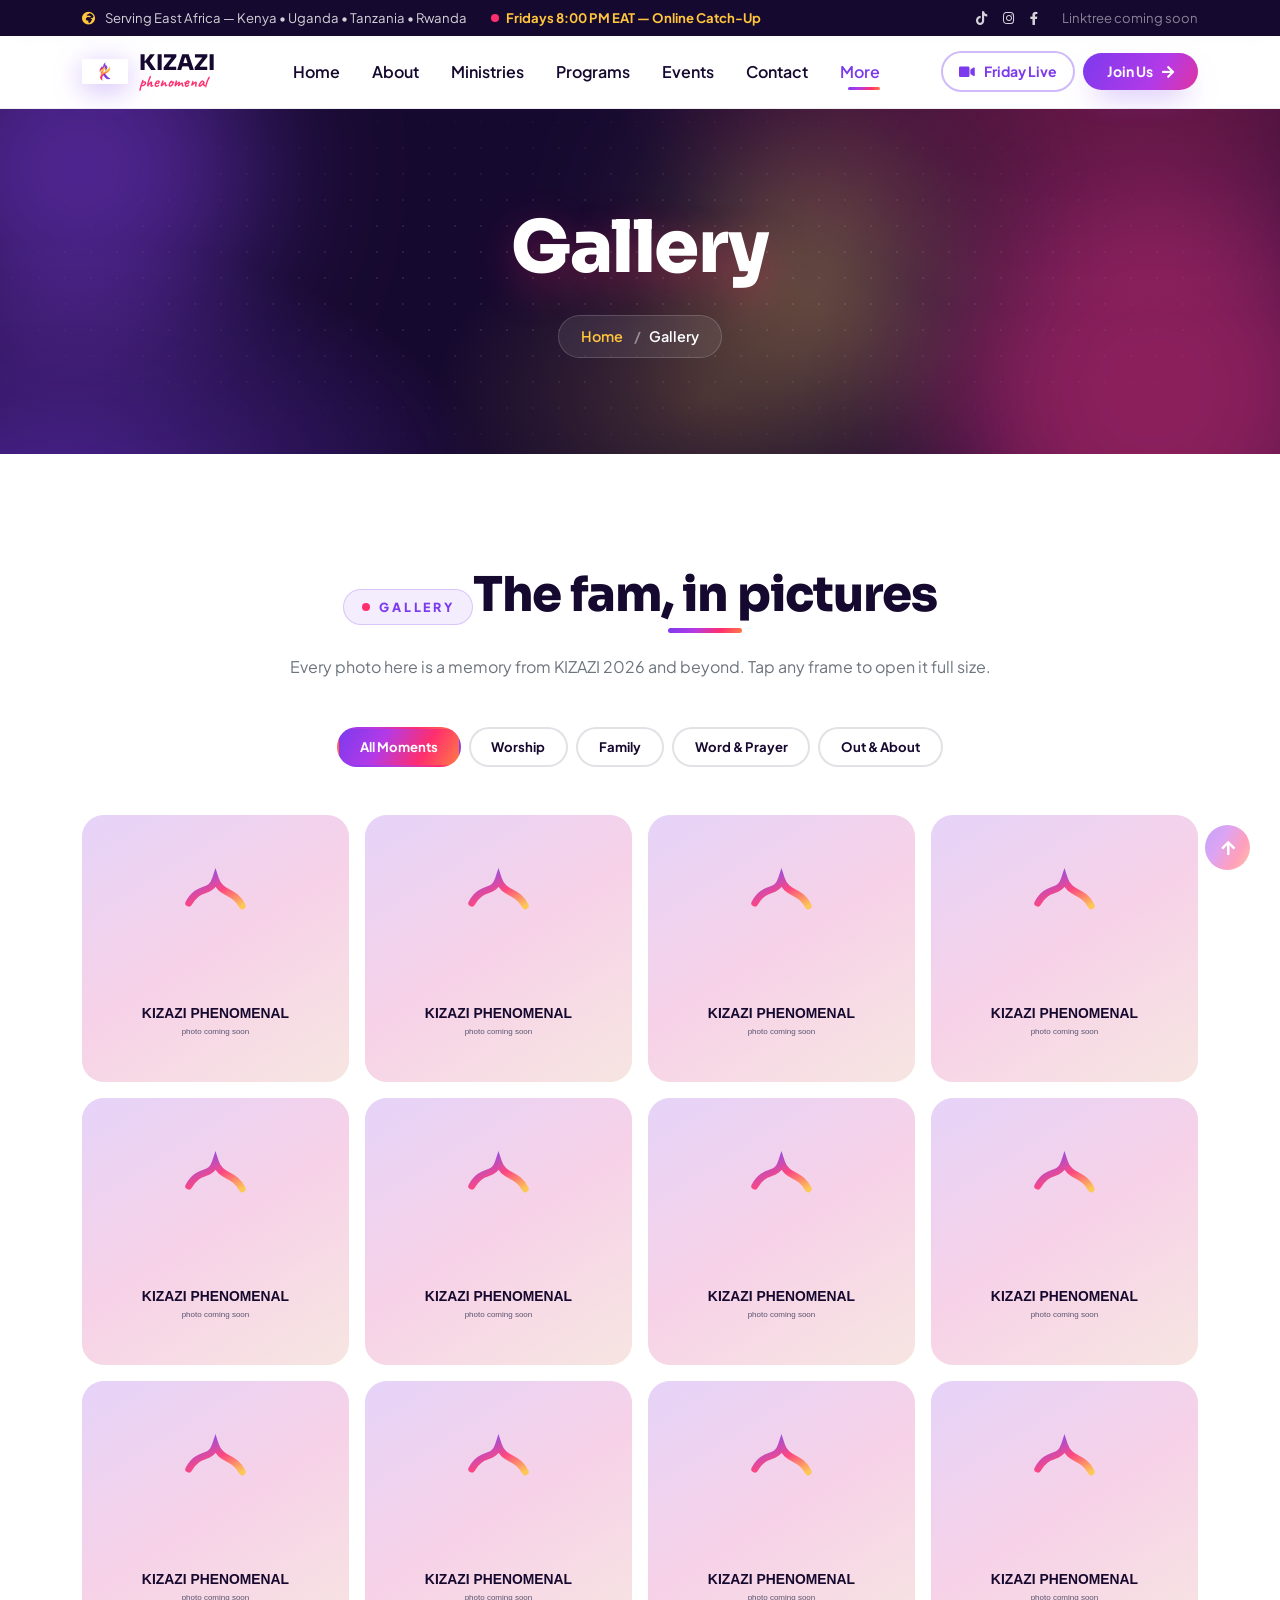
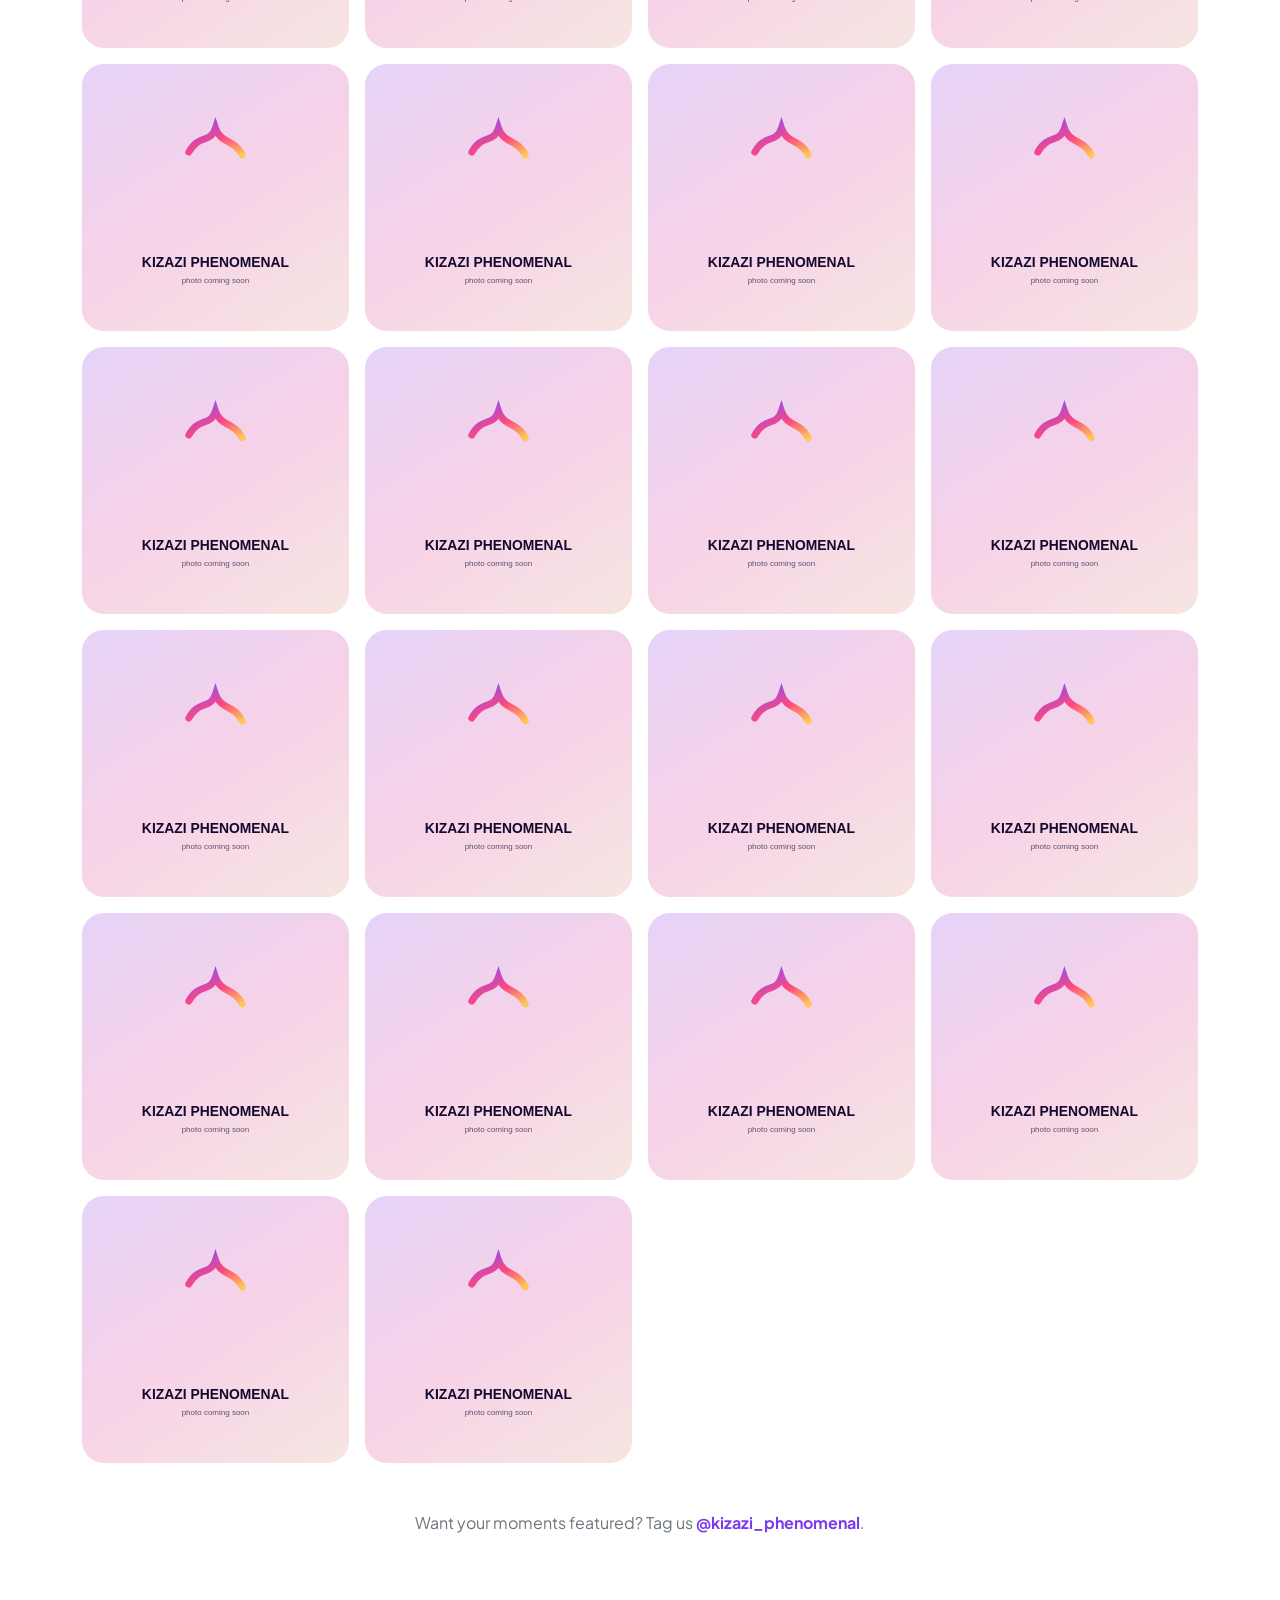
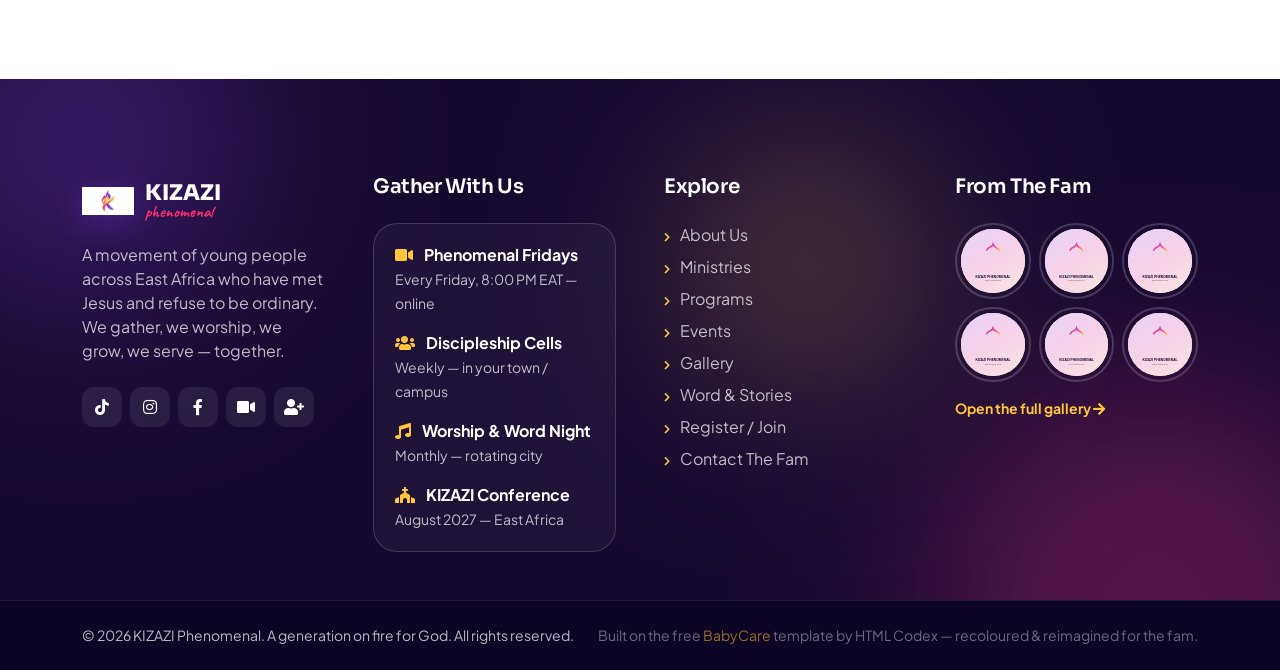
<file: gallery.html>
<!DOCTYPE html>
<html lang="en">
<head>
    <meta charset="utf-8">
    <title>Gallery — KIZAZI Phenomenal</title>
    <meta content="width=device-width, initial-scale=1.0" name="viewport">
    <meta content="KIZAZI Phenomenal, youth ministry, East Africa, Christian youth, Jesus, worship, discipleship, Kenya, Uganda, Tanzania, Rwanda" name="keywords">
    <meta content="Photos from KIZAZI 2026 and KIZAZI Phenomenal gatherings across East Africa." name="description">
    <meta property="og:title" content="Gallery — KIZAZI Phenomenal">
    <meta property="og:description" content="Photos from KIZAZI 2026 and KIZAZI Phenomenal gatherings across East Africa.">
    <meta property="og:type" content="website">
    <meta property="og:image" content="img/brand/logo-mark.png">
    <link rel="icon" type="image/png" href="img/brand/logo-mark.png">

    <link rel="preconnect" href="https://fonts.googleapis.com">
    <link rel="preconnect" href="https://fonts.gstatic.com" crossorigin>
    <link href="https://fonts.googleapis.com/css2?family=Sora:wght@600;700;800&family=Plus+Jakarta+Sans:wght@300;400;500;600;700;800&family=Caveat:wght@600;700&display=swap" rel="stylesheet">

    <link rel="stylesheet" href="https://use.fontawesome.com/releases/v5.15.4/css/all.css"/>
    <link href="https://cdn.jsdelivr.net/npm/bootstrap-icons@1.4.1/font/bootstrap-icons.css" rel="stylesheet">

    <link href="lib/animate/animate.min.css" rel="stylesheet">
    <link href="lib/lightbox/css/lightbox.min.css" rel="stylesheet">
    <link href="lib/owlcarousel/assets/owl.carousel.min.css" rel="stylesheet">

    <link href="css/bootstrap.min.css" rel="stylesheet">
    <link href="css/style.css" rel="stylesheet">
    <link href="css/kizazi.css" rel="stylesheet">
</head>
<body>
        <div class="kz-topbar py-2">
            <div class="container d-none d-lg-flex justify-content-between align-items-center">
                <div class="d-flex align-items-center gap-4">
                    <span><i class="fas fa-globe-africa me-2" style="color:var(--kz-gold)"></i> Serving East Africa &mdash; Kenya &bull; Uganda &bull; Tanzania &bull; Rwanda</span>
                    <a href="https://meet.google.com/mcr-fupc-buw" target="_blank" rel="noopener" class="kz-live"><span class="dot"></span> Fridays 8:00 PM EAT &mdash; Online Catch-Up</a>
                </div>
                <div class="d-flex align-items-center gap-3">
                    <a href="https://www.tiktok.com/@kizazi.phenomenal" target="_blank" rel="noopener" aria-label="TikTok"><i class="fab fa-tiktok"></i></a>
                    <a href="https://www.instagram.com/kizazi_phenomenal" target="_blank" rel="noopener" aria-label="Instagram"><i class="fab fa-instagram"></i></a>
                    <a href="https://www.facebook.com/kizaziphenomenal" target="_blank" rel="noopener" aria-label="Facebook"><i class="fab fa-facebook-f"></i></a>
                    <span class="ms-2" style="opacity:.6">Linktree coming soon</span>
                </div>
            </div>
        </div>
        <nav class="navbar navbar-expand-xl kz-navbar sticky-top py-2">
            <div class="container">
                <a href="index.html" class="navbar-brand kz-brand">
                    <img src="img/brand/logo-mark.png" alt="KIZAZI Phenomenal logo">
                    <span class="kz-brand-name">KIZAZI<span>phenomenal</span></span>
                </a>
                <button class="navbar-toggler py-2 px-3" type="button" data-bs-toggle="collapse" data-bs-target="#navbarCollapse" aria-label="Toggle navigation">
                    <span class="fa fa-bars" style="color:var(--kz-violet)"></span>
                </button>
                <div class="collapse navbar-collapse" id="navbarCollapse">
                    <div class="navbar-nav mx-auto">
                        <a href="index.html" class="nav-item nav-link">Home</a><a href="about.html" class="nav-item nav-link">About</a><a href="ministries.html" class="nav-item nav-link">Ministries</a><a href="programs.html" class="nav-item nav-link">Programs</a><a href="events.html" class="nav-item nav-link">Events</a><a href="contact.html" class="nav-item nav-link">Contact</a>
                        <div class="nav-item dropdown">
                            <a href="#" class="nav-link dropdown-toggle active" data-bs-toggle="dropdown">More</a>
                            <div class="dropdown-menu m-0 rounded-3 border-0 shadow p-2"><a href="gallery.html" class="dropdown-item active">Gallery</a><a href="blog.html" class="dropdown-item">Word &amp; Stories</a><a href="team.html" class="dropdown-item">Team &amp; Serving</a><a href="testimonial.html" class="dropdown-item">Testimonies</a></div>
                        </div>
                    </div>
                    <div class="d-flex align-items-center gap-2 mt-3 mt-xl-0">
                        <a href="https://meet.google.com/mcr-fupc-buw" target="_blank" rel="noopener" class="btn-kz btn-kz-line btn-sm px-3 py-2"><i class="fas fa-video"></i> Friday Live</a>
                        <a href="https://forms.gle/vzRJrigBHCNormVA9" target="_blank" rel="noopener" class="btn-kz btn-sm px-4 py-2">Join Us <i class="fas fa-arrow-right"></i></a>
                    </div>
                </div>
            </div>
        </nav>
        <section class="kz-page-header py-5">
            <span class="kz-orb a" aria-hidden="true"></span><span class="kz-orb b" aria-hidden="true"></span><span class="kz-orb c" aria-hidden="true"></span>
            <span class="kz-sparkle" aria-hidden="true" style="left:7%;top:18%;--sd:0.0s;--ss:1.0"></span><span class="kz-sparkle g" aria-hidden="true" style="left:14%;top:66%;--sd:0.9s;--ss:0.7"></span><span class="kz-sparkle" aria-hidden="true" style="left:21%;top:32%;--sd:1.7s;--ss:1.2"></span><span class="kz-sparkle g" aria-hidden="true" style="left:30%;top:76%;--sd:0.4s;--ss:0.9"></span><span class="kz-sparkle" aria-hidden="true" style="left:39%;top:14%;--sd:2.3s;--ss:0.7"></span><span class="kz-sparkle" aria-hidden="true" style="left:48%;top:58%;--sd:1.2s;--ss:1.1"></span><span class="kz-sparkle g" aria-hidden="true" style="left:57%;top:70%;--sd:2.7s;--ss:0.8"></span><span class="kz-sparkle" aria-hidden="true" style="left:65%;top:22%;--sd:0.6s;--ss:1.0"></span><span class="kz-sparkle" aria-hidden="true" style="left:73%;top:48%;--sd:1.5s;--ss:0.7"></span><span class="kz-sparkle g" aria-hidden="true" style="left:82%;top:16%;--sd:2.1s;--ss:1.2"></span><span class="kz-sparkle" aria-hidden="true" style="left:90%;top:62%;--sd:0.3s;--ss:0.8"></span><span class="kz-sparkle g" aria-hidden="true" style="left:52%;top:36%;--sd:1.9s;--ss:0.6"></span>
            <div class="container text-center py-5 position-relative">
                <h1 class="display-2 mb-4 kz-ph-title">Gallery</h1>
                <nav aria-label="breadcrumb">
                    <ol class="breadcrumb kz-breadcrumb justify-content-center mb-0">
                        <li class="breadcrumb-item"><a href="index.html">Home</a></li>
                        <li class="breadcrumb-item active" aria-current="page">Gallery</li>
                    </ol>
                </nav>
            </div>
        </section>

        <section class="py-5">
            <div class="container py-5">
                <div class="mb-5 text-center mx-auto" style="max-width:760px"><span class="kz-eyebrow"><span class="dot"></span>Gallery</span><h2 class="display-5 mt-3 kz-section-title">The fam, in pictures</h2><p class="text-muted mt-4 mx-auto">Every photo here is a memory from KIZAZI 2026 and beyond. Tap any frame to open it full size.</p></div>
                <div class="d-flex flex-wrap justify-content-center gap-2 mb-5"><button class="kz-filter-btn active" data-filter="all">All Moments</button><button class="kz-filter-btn" data-filter="worship">Worship</button><button class="kz-filter-btn" data-filter="family">Family</button><button class="kz-filter-btn" data-filter="word">Word & Prayer</button><button class="kz-filter-btn" data-filter="outdoor">Out & About</button></div>
                <div class="row g-3"><div class="col-6 col-md-4 col-lg-3 kz-gallery-item" data-cat="worship"><a href="https://drive.google.com/thumbnail?id=1J5BDRLvnpFOIA0JKbn5MviwyAEQhBaEn&sz=w1400" data-lightbox="kz-gal" class="kz-photo d-block" style="aspect-ratio:1/1"><img data-drive="1J5BDRLvnpFOIA0JKbn5MviwyAEQhBaEn" data-drive-w="700" class="" alt="KIZAZI moment" loading="lazy" ></a></div><div class="col-6 col-md-4 col-lg-3 kz-gallery-item" data-cat="family"><a href="https://drive.google.com/thumbnail?id=1NCK66Nzrr546lp8AJ8STAC5xSa-cIJpH&sz=w1400" data-lightbox="kz-gal" class="kz-photo d-block" style="aspect-ratio:1/1"><img data-drive="1NCK66Nzrr546lp8AJ8STAC5xSa-cIJpH" data-drive-w="700" class="" alt="KIZAZI moment" loading="lazy" ></a></div><div class="col-6 col-md-4 col-lg-3 kz-gallery-item" data-cat="word"><a href="https://drive.google.com/thumbnail?id=1CTKDKQKLMM9d3GpFd2x6o_h4zNUTZmsD&sz=w1400" data-lightbox="kz-gal" class="kz-photo d-block" style="aspect-ratio:1/1"><img data-drive="1CTKDKQKLMM9d3GpFd2x6o_h4zNUTZmsD" data-drive-w="700" class="" alt="KIZAZI moment" loading="lazy" ></a></div><div class="col-6 col-md-4 col-lg-3 kz-gallery-item" data-cat="outdoor"><a href="https://drive.google.com/thumbnail?id=10dj_djGdcTMdxexY8rUn70k_hNgxZtVL&sz=w1400" data-lightbox="kz-gal" class="kz-photo d-block" style="aspect-ratio:1/1"><img data-drive="10dj_djGdcTMdxexY8rUn70k_hNgxZtVL" data-drive-w="700" class="" alt="KIZAZI moment" loading="lazy" ></a></div><div class="col-6 col-md-4 col-lg-3 kz-gallery-item" data-cat="worship"><a href="https://drive.google.com/thumbnail?id=1JuDHk07-EF-I6Kx11CJmPBtYuOl1eq9l&sz=w1400" data-lightbox="kz-gal" class="kz-photo d-block" style="aspect-ratio:1/1"><img data-drive="1JuDHk07-EF-I6Kx11CJmPBtYuOl1eq9l" data-drive-w="700" class="" alt="KIZAZI moment" loading="lazy" ></a></div><div class="col-6 col-md-4 col-lg-3 kz-gallery-item" data-cat="family"><a href="https://drive.google.com/thumbnail?id=1R9jm7BWDV-W22ASIHvRY_idhTjRFFIB3&sz=w1400" data-lightbox="kz-gal" class="kz-photo d-block" style="aspect-ratio:1/1"><img data-drive="1R9jm7BWDV-W22ASIHvRY_idhTjRFFIB3" data-drive-w="700" class="" alt="KIZAZI moment" loading="lazy" ></a></div><div class="col-6 col-md-4 col-lg-3 kz-gallery-item" data-cat="word"><a href="https://drive.google.com/thumbnail?id=11q6L_hiO0Y9Ta_Fsfq4qp5mPjluvtAxd&sz=w1400" data-lightbox="kz-gal" class="kz-photo d-block" style="aspect-ratio:1/1"><img data-drive="11q6L_hiO0Y9Ta_Fsfq4qp5mPjluvtAxd" data-drive-w="700" class="" alt="KIZAZI moment" loading="lazy" ></a></div><div class="col-6 col-md-4 col-lg-3 kz-gallery-item" data-cat="outdoor"><a href="https://drive.google.com/thumbnail?id=1o2flLyDHec9o19S6sC9sduj87e5YBr8a&sz=w1400" data-lightbox="kz-gal" class="kz-photo d-block" style="aspect-ratio:1/1"><img data-drive="1o2flLyDHec9o19S6sC9sduj87e5YBr8a" data-drive-w="700" class="" alt="KIZAZI moment" loading="lazy" ></a></div><div class="col-6 col-md-4 col-lg-3 kz-gallery-item" data-cat="worship"><a href="https://drive.google.com/thumbnail?id=1dTi97bdexjjR-mlTQj50dEK2s39ZqT2U&sz=w1400" data-lightbox="kz-gal" class="kz-photo d-block" style="aspect-ratio:1/1"><img data-drive="1dTi97bdexjjR-mlTQj50dEK2s39ZqT2U" data-drive-w="700" class="" alt="KIZAZI moment" loading="lazy" ></a></div><div class="col-6 col-md-4 col-lg-3 kz-gallery-item" data-cat="family"><a href="https://drive.google.com/thumbnail?id=1KaN84BydKGM5gLShYPGwn_gg9lPyRmzh&sz=w1400" data-lightbox="kz-gal" class="kz-photo d-block" style="aspect-ratio:1/1"><img data-drive="1KaN84BydKGM5gLShYPGwn_gg9lPyRmzh" data-drive-w="700" class="" alt="KIZAZI moment" loading="lazy" ></a></div><div class="col-6 col-md-4 col-lg-3 kz-gallery-item" data-cat="word"><a href="https://drive.google.com/thumbnail?id=18VifyAxl_4l920PrnaGl07SSti9f8Q_e&sz=w1400" data-lightbox="kz-gal" class="kz-photo d-block" style="aspect-ratio:1/1"><img data-drive="18VifyAxl_4l920PrnaGl07SSti9f8Q_e" data-drive-w="700" class="" alt="KIZAZI moment" loading="lazy" ></a></div><div class="col-6 col-md-4 col-lg-3 kz-gallery-item" data-cat="outdoor"><a href="https://drive.google.com/thumbnail?id=1YL9wWv2xYSE0fdrGLCFTA3CmlO9Q5E5D&sz=w1400" data-lightbox="kz-gal" class="kz-photo d-block" style="aspect-ratio:1/1"><img data-drive="1YL9wWv2xYSE0fdrGLCFTA3CmlO9Q5E5D" data-drive-w="700" class="" alt="KIZAZI moment" loading="lazy" ></a></div><div class="col-6 col-md-4 col-lg-3 kz-gallery-item" data-cat="worship"><a href="https://drive.google.com/thumbnail?id=1xC3xzAePVgOzjyMOVLttJDPhrOEEoCUx&sz=w1400" data-lightbox="kz-gal" class="kz-photo d-block" style="aspect-ratio:1/1"><img data-drive="1xC3xzAePVgOzjyMOVLttJDPhrOEEoCUx" data-drive-w="700" class="" alt="KIZAZI moment" loading="lazy" ></a></div><div class="col-6 col-md-4 col-lg-3 kz-gallery-item" data-cat="family"><a href="https://drive.google.com/thumbnail?id=1QbiJygQMAOB_4YWeMw_2s7mKgbc3xqR2&sz=w1400" data-lightbox="kz-gal" class="kz-photo d-block" style="aspect-ratio:1/1"><img data-drive="1QbiJygQMAOB_4YWeMw_2s7mKgbc3xqR2" data-drive-w="700" class="" alt="KIZAZI moment" loading="lazy" ></a></div><div class="col-6 col-md-4 col-lg-3 kz-gallery-item" data-cat="word"><a href="https://drive.google.com/thumbnail?id=1qFNX35z-KnZgpw0dmnXRRQcVK70uE-wt&sz=w1400" data-lightbox="kz-gal" class="kz-photo d-block" style="aspect-ratio:1/1"><img data-drive="1qFNX35z-KnZgpw0dmnXRRQcVK70uE-wt" data-drive-w="700" class="" alt="KIZAZI moment" loading="lazy" ></a></div><div class="col-6 col-md-4 col-lg-3 kz-gallery-item" data-cat="outdoor"><a href="https://drive.google.com/thumbnail?id=1lu1CakILnn5Ar6-JLSs3W8zjd6fALEme&sz=w1400" data-lightbox="kz-gal" class="kz-photo d-block" style="aspect-ratio:1/1"><img data-drive="1lu1CakILnn5Ar6-JLSs3W8zjd6fALEme" data-drive-w="700" class="" alt="KIZAZI moment" loading="lazy" ></a></div><div class="col-6 col-md-4 col-lg-3 kz-gallery-item" data-cat="worship"><a href="https://drive.google.com/thumbnail?id=1TyHtNtLIsNm7hiN9xLLR6EzNoUZ8Lakh&sz=w1400" data-lightbox="kz-gal" class="kz-photo d-block" style="aspect-ratio:1/1"><img data-drive="1TyHtNtLIsNm7hiN9xLLR6EzNoUZ8Lakh" data-drive-w="700" class="" alt="KIZAZI moment" loading="lazy" ></a></div><div class="col-6 col-md-4 col-lg-3 kz-gallery-item" data-cat="family"><a href="https://drive.google.com/thumbnail?id=1MVKVbCyOOSxVvCEKzJeASc5SjxO-6fGp&sz=w1400" data-lightbox="kz-gal" class="kz-photo d-block" style="aspect-ratio:1/1"><img data-drive="1MVKVbCyOOSxVvCEKzJeASc5SjxO-6fGp" data-drive-w="700" class="" alt="KIZAZI moment" loading="lazy" ></a></div><div class="col-6 col-md-4 col-lg-3 kz-gallery-item" data-cat="word"><a href="https://drive.google.com/thumbnail?id=14tH-n17U4UtHupT7SGKQsyBq5yIIO-Wl&sz=w1400" data-lightbox="kz-gal" class="kz-photo d-block" style="aspect-ratio:1/1"><img data-drive="14tH-n17U4UtHupT7SGKQsyBq5yIIO-Wl" data-drive-w="700" class="" alt="KIZAZI moment" loading="lazy" ></a></div><div class="col-6 col-md-4 col-lg-3 kz-gallery-item" data-cat="outdoor"><a href="https://drive.google.com/thumbnail?id=1tOT1KZVRYt9IiCY-FTo1PdEs_PoKBc9C&sz=w1400" data-lightbox="kz-gal" class="kz-photo d-block" style="aspect-ratio:1/1"><img data-drive="1tOT1KZVRYt9IiCY-FTo1PdEs_PoKBc9C" data-drive-w="700" class="" alt="KIZAZI moment" loading="lazy" ></a></div><div class="col-6 col-md-4 col-lg-3 kz-gallery-item" data-cat="worship"><a href="https://drive.google.com/thumbnail?id=1XDDP7w7B9kKk6EuOuoZUevgqeRhbrUaR&sz=w1400" data-lightbox="kz-gal" class="kz-photo d-block" style="aspect-ratio:1/1"><img data-drive="1XDDP7w7B9kKk6EuOuoZUevgqeRhbrUaR" data-drive-w="700" class="" alt="KIZAZI moment" loading="lazy" ></a></div><div class="col-6 col-md-4 col-lg-3 kz-gallery-item" data-cat="family"><a href="https://drive.google.com/thumbnail?id=1URj0XMQeL1mSIMTPvoih6s1ZaocttXbf&sz=w1400" data-lightbox="kz-gal" class="kz-photo d-block" style="aspect-ratio:1/1"><img data-drive="1URj0XMQeL1mSIMTPvoih6s1ZaocttXbf" data-drive-w="700" class="" alt="KIZAZI moment" loading="lazy" ></a></div><div class="col-6 col-md-4 col-lg-3 kz-gallery-item" data-cat="word"><a href="https://drive.google.com/thumbnail?id=1wFCvoEH6UiTwp1gGOz92pzhrrUkKc2yA&sz=w1400" data-lightbox="kz-gal" class="kz-photo d-block" style="aspect-ratio:1/1"><img data-drive="1wFCvoEH6UiTwp1gGOz92pzhrrUkKc2yA" data-drive-w="700" class="" alt="KIZAZI moment" loading="lazy" ></a></div><div class="col-6 col-md-4 col-lg-3 kz-gallery-item" data-cat="outdoor"><a href="https://drive.google.com/thumbnail?id=1t1GqRjKBRas5Qsi9oGqDSrkidRkGXlfN&sz=w1400" data-lightbox="kz-gal" class="kz-photo d-block" style="aspect-ratio:1/1"><img data-drive="1t1GqRjKBRas5Qsi9oGqDSrkidRkGXlfN" data-drive-w="700" class="" alt="KIZAZI moment" loading="lazy" ></a></div><div class="col-6 col-md-4 col-lg-3 kz-gallery-item" data-cat="worship"><a href="https://drive.google.com/thumbnail?id=1kLm0a58babwyW_n4_9A6WZFVvvQywUEo&sz=w1400" data-lightbox="kz-gal" class="kz-photo d-block" style="aspect-ratio:1/1"><img data-drive="1kLm0a58babwyW_n4_9A6WZFVvvQywUEo" data-drive-w="700" class="" alt="KIZAZI moment" loading="lazy" ></a></div><div class="col-6 col-md-4 col-lg-3 kz-gallery-item" data-cat="family"><a href="https://drive.google.com/thumbnail?id=1hr49FXlF6QJ0jw1mRAcELocFDytVL_ln&sz=w1400" data-lightbox="kz-gal" class="kz-photo d-block" style="aspect-ratio:1/1"><img data-drive="1hr49FXlF6QJ0jw1mRAcELocFDytVL_ln" data-drive-w="700" class="" alt="KIZAZI moment" loading="lazy" ></a></div><div class="col-6 col-md-4 col-lg-3 kz-gallery-item" data-cat="word"><a href="https://drive.google.com/thumbnail?id=1puPEA7OhRI_hJo7Czqfl-d4tSTQZRiLW&sz=w1400" data-lightbox="kz-gal" class="kz-photo d-block" style="aspect-ratio:1/1"><img data-drive="1puPEA7OhRI_hJo7Czqfl-d4tSTQZRiLW" data-drive-w="700" class="" alt="KIZAZI moment" loading="lazy" ></a></div><div class="col-6 col-md-4 col-lg-3 kz-gallery-item" data-cat="outdoor"><a href="https://drive.google.com/thumbnail?id=1FMHYgnn1F8xw7B94PFZmtdudnCZMtomu&sz=w1400" data-lightbox="kz-gal" class="kz-photo d-block" style="aspect-ratio:1/1"><img data-drive="1FMHYgnn1F8xw7B94PFZmtdudnCZMtomu" data-drive-w="700" class="" alt="KIZAZI moment" loading="lazy" ></a></div><div class="col-6 col-md-4 col-lg-3 kz-gallery-item" data-cat="worship"><a href="https://drive.google.com/thumbnail?id=1AJIZw6K86hDmgrbOs2ZOPmzLoF3TuWNa&sz=w1400" data-lightbox="kz-gal" class="kz-photo d-block" style="aspect-ratio:1/1"><img data-drive="1AJIZw6K86hDmgrbOs2ZOPmzLoF3TuWNa" data-drive-w="700" class="" alt="KIZAZI moment" loading="lazy" ></a></div><div class="col-6 col-md-4 col-lg-3 kz-gallery-item" data-cat="family"><a href="https://drive.google.com/thumbnail?id=1m9-cKUNBm1c_DHfF3v9_RmdRP8X4Qq_B&sz=w1400" data-lightbox="kz-gal" class="kz-photo d-block" style="aspect-ratio:1/1"><img data-drive="1m9-cKUNBm1c_DHfF3v9_RmdRP8X4Qq_B" data-drive-w="700" class="" alt="KIZAZI moment" loading="lazy" ></a></div></div>
                <p class="text-center text-muted mt-5 mb-0">Want your moments featured? Tag us
                <a href="https://www.instagram.com/kizazi_phenomenal" target="_blank" rel="noopener" style="color:var(--kz-violet);font-weight:700">@kizazi_phenomenal</a>.</p>
            </div>
        </section>
        <footer class="kz-footer pt-5 mt-5">
            <span class="kz-orb soft a" aria-hidden="true"></span><span class="kz-orb soft b" aria-hidden="true"></span><span class="kz-orb soft c" aria-hidden="true"></span>
            <div class="container py-5 position-relative">
                <div class="row g-5">
                    <div class="col-md-6 col-lg-4 col-xl-3">
                        <a href="index.html" class="kz-brand mb-3 d-inline-flex">
                            <img src="img/brand/logo-mark.png" alt="KIZAZI Phenomenal logo" style="width:52px;height:52px">
                            <span class="kz-brand-name" style="color:#fff">KIZAZI<span>phenomenal</span></span>
                        </a>
                        <p class="mb-4">A movement of young people across East Africa who have met Jesus and refuse to be ordinary. We gather, we worship, we grow, we serve &mdash; together.</p>
                        <div class="kz-social d-flex gap-2">
                            <a href="https://www.tiktok.com/@kizazi.phenomenal" target="_blank" rel="noopener" aria-label="TikTok"><i class="fab fa-tiktok"></i></a>
                            <a href="https://www.instagram.com/kizazi_phenomenal" target="_blank" rel="noopener" aria-label="Instagram"><i class="fab fa-instagram"></i></a>
                            <a href="https://www.facebook.com/kizaziphenomenal" target="_blank" rel="noopener" aria-label="Facebook"><i class="fab fa-facebook-f"></i></a>
                            <a href="https://meet.google.com/mcr-fupc-buw" target="_blank" rel="noopener" aria-label="Friday online catch-up"><i class="fas fa-video"></i></a>
                            <a href="https://forms.gle/vzRJrigBHCNormVA9" target="_blank" rel="noopener" aria-label="Register"><i class="fas fa-user-plus"></i></a>
                        </div>
                    </div>
                    <div class="col-md-6 col-lg-4 col-xl-3">
                        <h4 class="mb-4 h5">Gather With Us</h4>
                        <div class="kz-foot-times d-flex flex-column gap-3">
                            <div><i class="fas fa-video me-2" style="color:var(--kz-gold)"></i> <strong style="color:#fff">Phenomenal Fridays</strong><br><small>Every Friday, 8:00 PM EAT &mdash; online</small></div>
                            <div><i class="fas fa-users me-2" style="color:var(--kz-gold)"></i> <strong style="color:#fff">Discipleship Cells</strong><br><small>Weekly &mdash; in your town / campus</small></div>
                            <div><i class="fas fa-music me-2" style="color:var(--kz-gold)"></i> <strong style="color:#fff">Worship &amp; Word Night</strong><br><small>Monthly &mdash; rotating city</small></div>
                            <div><i class="fas fa-church me-2" style="color:var(--kz-gold)"></i> <strong style="color:#fff">KIZAZI Conference</strong><br><small>August 2027 &mdash; East Africa</small></div>
                        </div>
                    </div>
                    <div class="col-md-6 col-lg-4 col-xl-3">
                        <h4 class="mb-4 h5">Explore</h4>
                        <div class="d-flex flex-column gap-2 kz-foot-links">
                            <a href="about.html">About Us</a>
                            <a href="ministries.html">Ministries</a>
                            <a href="programs.html">Programs</a>
                            <a href="events.html">Events</a>
                            <a href="gallery.html">Gallery</a>
                            <a href="blog.html">Word &amp; Stories</a>
                            <a href="https://forms.gle/vzRJrigBHCNormVA9" target="_blank" rel="noopener">Register / Join</a>
                            <a href="contact.html">Contact The Fam</a>
                        </div>
                    </div>
                    <div class="col-md-6 col-lg-4 col-xl-3">
                        <h4 class="mb-4 h5">From The Fam</h4>
                        <div class="row g-2"><div class="col-4"><a href="https://drive.google.com/thumbnail?id=11q6L_hiO0Y9Ta_Fsfq4qp5mPjluvtAxd&sz=w1200" data-lightbox="footer-gal" class="kz-foot-thumb" aria-label="Open photo"><img data-drive="11q6L_hiO0Y9Ta_Fsfq4qp5mPjluvtAxd" data-drive-w="400" class="" alt="KIZAZI moment" loading="lazy" ></a></div><div class="col-4"><a href="https://drive.google.com/thumbnail?id=1o2flLyDHec9o19S6sC9sduj87e5YBr8a&sz=w1200" data-lightbox="footer-gal" class="kz-foot-thumb" aria-label="Open photo"><img data-drive="1o2flLyDHec9o19S6sC9sduj87e5YBr8a" data-drive-w="400" class="" alt="KIZAZI moment" loading="lazy" ></a></div><div class="col-4"><a href="https://drive.google.com/thumbnail?id=1dTi97bdexjjR-mlTQj50dEK2s39ZqT2U&sz=w1200" data-lightbox="footer-gal" class="kz-foot-thumb" aria-label="Open photo"><img data-drive="1dTi97bdexjjR-mlTQj50dEK2s39ZqT2U" data-drive-w="400" class="" alt="KIZAZI moment" loading="lazy" ></a></div><div class="col-4"><a href="https://drive.google.com/thumbnail?id=1KaN84BydKGM5gLShYPGwn_gg9lPyRmzh&sz=w1200" data-lightbox="footer-gal" class="kz-foot-thumb" aria-label="Open photo"><img data-drive="1KaN84BydKGM5gLShYPGwn_gg9lPyRmzh" data-drive-w="400" class="" alt="KIZAZI moment" loading="lazy" ></a></div><div class="col-4"><a href="https://drive.google.com/thumbnail?id=18VifyAxl_4l920PrnaGl07SSti9f8Q_e&sz=w1200" data-lightbox="footer-gal" class="kz-foot-thumb" aria-label="Open photo"><img data-drive="18VifyAxl_4l920PrnaGl07SSti9f8Q_e" data-drive-w="400" class="" alt="KIZAZI moment" loading="lazy" ></a></div><div class="col-4"><a href="https://drive.google.com/thumbnail?id=1YL9wWv2xYSE0fdrGLCFTA3CmlO9Q5E5D&sz=w1200" data-lightbox="footer-gal" class="kz-foot-thumb" aria-label="Open photo"><img data-drive="1YL9wWv2xYSE0fdrGLCFTA3CmlO9Q5E5D" data-drive-w="400" class="" alt="KIZAZI moment" loading="lazy" ></a></div></div>
                        <a href="gallery.html" class="small d-inline-block mt-3 fw-bold" style="color:var(--kz-gold)">Open the full gallery <i class="fas fa-arrow-right"></i></a>
                    </div>
                </div>
            </div>
            <div class="kz-copyright position-relative">
                <div class="container py-4 d-flex flex-column flex-md-row justify-content-between align-items-center gap-2">
                    <small>&copy; <span class="kz-year">2026</span> KIZAZI Phenomenal. A generation on fire for God. All rights reserved.</small>
                    <small style="opacity:.55">Built on the free <a href="https://htmlcodex.com" target="_blank" rel="noopener" style="color:var(--kz-gold)">BabyCare</a> template by HTML Codex &mdash; recoloured &amp; reimagined for the fam.</small>
                </div>
            </div>
        </footer>
        <a href="#" class="btn btn-primary border-0 rounded-circle back-to-top" style="background:var(--kz-grad)"><i class="fa fa-arrow-up"></i></a>
    <script src="js/vendor/jquery.min.js"></script>
    <script src="js/vendor/bootstrap.bundle.min.js"></script>
    <script src="lib/wow/wow.min.js"></script>
    <script src="lib/easing/easing.min.js"></script>
    <script src="lib/waypoints/waypoints.min.js"></script>
    <script src="lib/lightbox/js/lightbox.min.js"></script>
    <script src="lib/owlcarousel/owl.carousel.min.js"></script>
    <script src="js/main.js"></script>
    <script src="js/kizazi.js"></script>
</body>
</html>
</file>
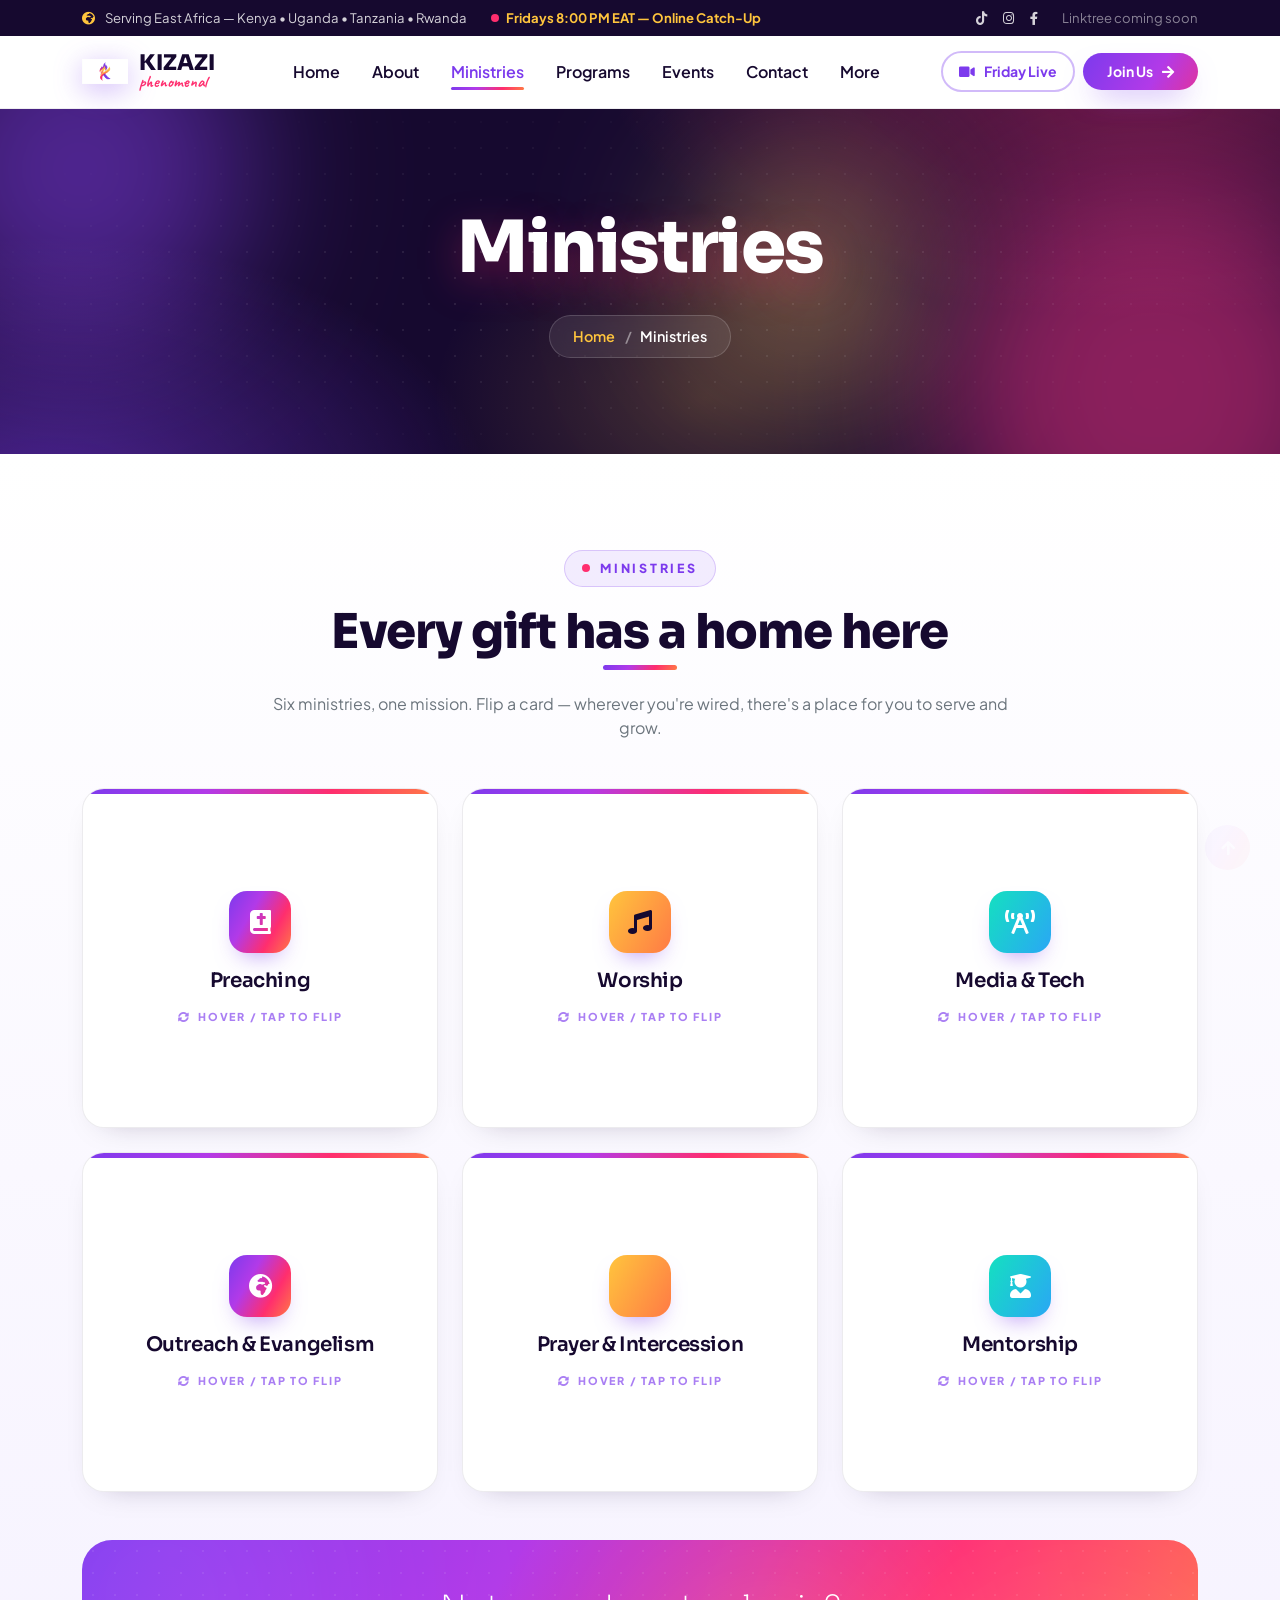
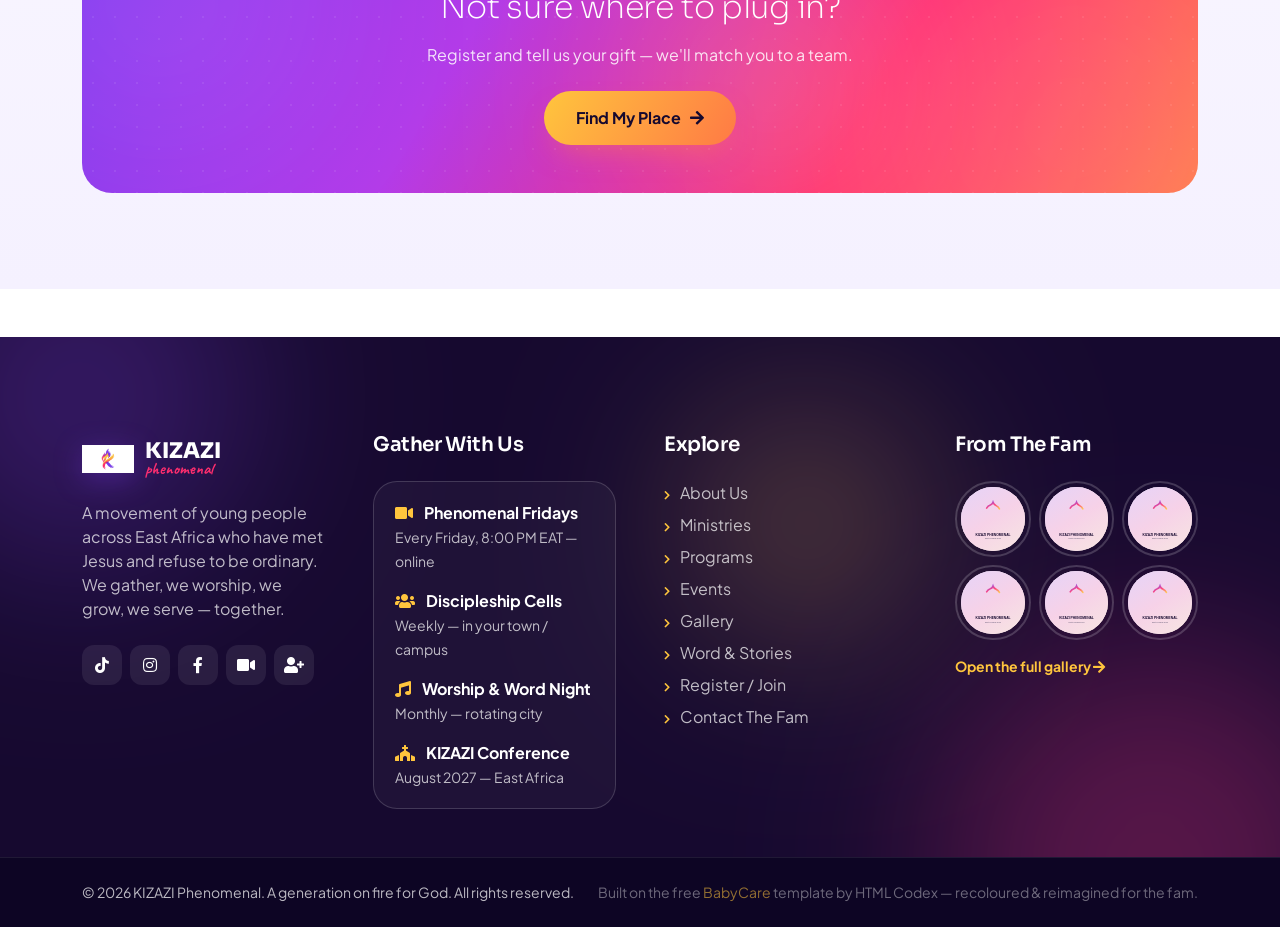
<file: ministries.html>
<!DOCTYPE html>
<html lang="en">
<head>
    <meta charset="utf-8">
    <title>Ministries — KIZAZI Phenomenal</title>
    <meta content="width=device-width, initial-scale=1.0" name="viewport">
    <meta content="KIZAZI Phenomenal, youth ministry, East Africa, Christian youth, Jesus, worship, discipleship, Kenya, Uganda, Tanzania, Rwanda" name="keywords">
    <meta content="Worship, discipleship, prayer, outreach, creative arts, mentorship and care: the ministries of KIZAZI Phenomenal." name="description">
    <meta property="og:title" content="Ministries — KIZAZI Phenomenal">
    <meta property="og:description" content="Worship, discipleship, prayer, outreach, creative arts, mentorship and care: the ministries of KIZAZI Phenomenal.">
    <meta property="og:type" content="website">
    <meta property="og:image" content="img/brand/logo-mark.png">
    <link rel="icon" type="image/png" href="img/brand/logo-mark.png">

    <link rel="preconnect" href="https://fonts.googleapis.com">
    <link rel="preconnect" href="https://fonts.gstatic.com" crossorigin>
    <link href="https://fonts.googleapis.com/css2?family=Sora:wght@600;700;800&family=Plus+Jakarta+Sans:wght@300;400;500;600;700;800&family=Caveat:wght@600;700&display=swap" rel="stylesheet">

    <link rel="stylesheet" href="https://use.fontawesome.com/releases/v5.15.4/css/all.css"/>
    <link href="https://cdn.jsdelivr.net/npm/bootstrap-icons@1.4.1/font/bootstrap-icons.css" rel="stylesheet">

    <link href="lib/animate/animate.min.css" rel="stylesheet">
    <link href="lib/lightbox/css/lightbox.min.css" rel="stylesheet">
    <link href="lib/owlcarousel/assets/owl.carousel.min.css" rel="stylesheet">

    <link href="css/bootstrap.min.css" rel="stylesheet">
    <link href="css/style.css" rel="stylesheet">
    <link href="css/kizazi.css" rel="stylesheet">
</head>
<body>
        <div class="kz-topbar py-2">
            <div class="container d-none d-lg-flex justify-content-between align-items-center">
                <div class="d-flex align-items-center gap-4">
                    <span><i class="fas fa-globe-africa me-2" style="color:var(--kz-gold)"></i> Serving East Africa &mdash; Kenya &bull; Uganda &bull; Tanzania &bull; Rwanda</span>
                    <a href="https://meet.google.com/mcr-fupc-buw" target="_blank" rel="noopener" class="kz-live"><span class="dot"></span> Fridays 8:00 PM EAT &mdash; Online Catch-Up</a>
                </div>
                <div class="d-flex align-items-center gap-3">
                    <a href="https://www.tiktok.com/@kizazi.phenomenal" target="_blank" rel="noopener" aria-label="TikTok"><i class="fab fa-tiktok"></i></a>
                    <a href="https://www.instagram.com/kizazi_phenomenal" target="_blank" rel="noopener" aria-label="Instagram"><i class="fab fa-instagram"></i></a>
                    <a href="https://www.facebook.com/kizaziphenomenal" target="_blank" rel="noopener" aria-label="Facebook"><i class="fab fa-facebook-f"></i></a>
                    <span class="ms-2" style="opacity:.6">Linktree coming soon</span>
                </div>
            </div>
        </div>
        <nav class="navbar navbar-expand-xl kz-navbar sticky-top py-2">
            <div class="container">
                <a href="index.html" class="navbar-brand kz-brand">
                    <img src="img/brand/logo-mark.png" alt="KIZAZI Phenomenal logo">
                    <span class="kz-brand-name">KIZAZI<span>phenomenal</span></span>
                </a>
                <button class="navbar-toggler py-2 px-3" type="button" data-bs-toggle="collapse" data-bs-target="#navbarCollapse" aria-label="Toggle navigation">
                    <span class="fa fa-bars" style="color:var(--kz-violet)"></span>
                </button>
                <div class="collapse navbar-collapse" id="navbarCollapse">
                    <div class="navbar-nav mx-auto">
                        <a href="index.html" class="nav-item nav-link">Home</a><a href="about.html" class="nav-item nav-link">About</a><a href="ministries.html" class="nav-item nav-link active">Ministries</a><a href="programs.html" class="nav-item nav-link">Programs</a><a href="events.html" class="nav-item nav-link">Events</a><a href="contact.html" class="nav-item nav-link">Contact</a>
                        <div class="nav-item dropdown">
                            <a href="#" class="nav-link dropdown-toggle" data-bs-toggle="dropdown">More</a>
                            <div class="dropdown-menu m-0 rounded-3 border-0 shadow p-2"><a href="gallery.html" class="dropdown-item">Gallery</a><a href="blog.html" class="dropdown-item">Word &amp; Stories</a><a href="team.html" class="dropdown-item">Team &amp; Serving</a><a href="testimonial.html" class="dropdown-item">Testimonies</a></div>
                        </div>
                    </div>
                    <div class="d-flex align-items-center gap-2 mt-3 mt-xl-0">
                        <a href="https://meet.google.com/mcr-fupc-buw" target="_blank" rel="noopener" class="btn-kz btn-kz-line btn-sm px-3 py-2"><i class="fas fa-video"></i> Friday Live</a>
                        <a href="https://forms.gle/vzRJrigBHCNormVA9" target="_blank" rel="noopener" class="btn-kz btn-sm px-4 py-2">Join Us <i class="fas fa-arrow-right"></i></a>
                    </div>
                </div>
            </div>
        </nav>
        <section class="kz-page-header py-5">
            <span class="kz-orb a" aria-hidden="true"></span><span class="kz-orb b" aria-hidden="true"></span><span class="kz-orb c" aria-hidden="true"></span>
            <span class="kz-sparkle" aria-hidden="true" style="left:7%;top:18%;--sd:0.0s;--ss:1.0"></span><span class="kz-sparkle g" aria-hidden="true" style="left:14%;top:66%;--sd:0.9s;--ss:0.7"></span><span class="kz-sparkle" aria-hidden="true" style="left:21%;top:32%;--sd:1.7s;--ss:1.2"></span><span class="kz-sparkle g" aria-hidden="true" style="left:30%;top:76%;--sd:0.4s;--ss:0.9"></span><span class="kz-sparkle" aria-hidden="true" style="left:39%;top:14%;--sd:2.3s;--ss:0.7"></span><span class="kz-sparkle" aria-hidden="true" style="left:48%;top:58%;--sd:1.2s;--ss:1.1"></span><span class="kz-sparkle g" aria-hidden="true" style="left:57%;top:70%;--sd:2.7s;--ss:0.8"></span><span class="kz-sparkle" aria-hidden="true" style="left:65%;top:22%;--sd:0.6s;--ss:1.0"></span><span class="kz-sparkle" aria-hidden="true" style="left:73%;top:48%;--sd:1.5s;--ss:0.7"></span><span class="kz-sparkle g" aria-hidden="true" style="left:82%;top:16%;--sd:2.1s;--ss:1.2"></span><span class="kz-sparkle" aria-hidden="true" style="left:90%;top:62%;--sd:0.3s;--ss:0.8"></span><span class="kz-sparkle g" aria-hidden="true" style="left:52%;top:36%;--sd:1.9s;--ss:0.6"></span>
            <div class="container text-center py-5 position-relative">
                <h1 class="display-2 mb-4 kz-ph-title">Ministries</h1>
                <nav aria-label="breadcrumb">
                    <ol class="breadcrumb kz-breadcrumb justify-content-center mb-0">
                        <li class="breadcrumb-item"><a href="index.html">Home</a></li>
                        <li class="breadcrumb-item active" aria-current="page">Ministries</li>
                    </ol>
                </nav>
            </div>
        </section>

        <section class="py-5 kz-tint">
            <div class="container py-5">
                <div class="mb-5 text-center mx-auto" style="max-width:760px"><span class="kz-eyebrow"><span class="dot"></span>Ministries</span><h2 class="display-5 mt-3 kz-section-title">Every gift has a home here</h2><p class="text-muted mt-4 mx-auto">Six ministries, one mission. Flip a card &mdash; wherever you're wired, there's a place for you to serve and grow.</p></div>
                <div class="row g-4"><div class="col-md-6 col-lg-4 col-xl-4"><div class="kz-flip h-100"><div class="kz-flip-inner"><div class="kz-flip-face kz-flip-front"><div class="kz-icon "><i class="fas fa-bible"></i></div><h4 class="h5 mt-3 mb-0">Preaching</h4><span class="kz-flip-hint mt-3"><i class="fas fa-sync-alt me-1"></i> hover / tap to flip</span></div><div class="kz-flip-face kz-flip-back"><h4 class="h5" style="color:#fff">Preaching</h4><p class="my-3 small">The Word handled with reverence and fire &mdash; messages that answer real questions and call a generation higher.</p><a href="https://forms.gle/vzRJrigBHCNormVA9" target="_blank" rel="noopener" class="btn-kz btn-kz-ghost btn-sm px-4 py-2">Get Involved <i class="fas fa-arrow-right"></i></a></div></div></div></div><div class="col-md-6 col-lg-4 col-xl-4"><div class="kz-flip h-100"><div class="kz-flip-inner"><div class="kz-flip-face kz-flip-front"><div class="kz-icon gold"><i class="fas fa-music"></i></div><h4 class="h5 mt-3 mb-0">Worship</h4><span class="kz-flip-hint mt-3"><i class="fas fa-sync-alt me-1"></i> hover / tap to flip</span></div><div class="kz-flip-face kz-flip-back"><h4 class="h5" style="color:#fff">Worship</h4><p class="my-3 small">Loud, honest, Spirit-led worship. Singers, musicians and worshippers leading the family into God's presence.</p><a href="https://forms.gle/vzRJrigBHCNormVA9" target="_blank" rel="noopener" class="btn-kz btn-kz-ghost btn-sm px-4 py-2">Get Involved <i class="fas fa-arrow-right"></i></a></div></div></div></div><div class="col-md-6 col-lg-4 col-xl-4"><div class="kz-flip h-100"><div class="kz-flip-inner"><div class="kz-flip-face kz-flip-front"><div class="kz-icon mint"><i class="fas fa-broadcast-tower"></i></div><h4 class="h5 mt-3 mb-0">Media &amp; Tech</h4><span class="kz-flip-hint mt-3"><i class="fas fa-sync-alt me-1"></i> hover / tap to flip</span></div><div class="kz-flip-face kz-flip-back"><h4 class="h5" style="color:#fff">Media &amp; Tech</h4><p class="my-3 small">Cameras, sound, design, livestreams and content &mdash; the crew that carries the message beyond the room.</p><a href="https://forms.gle/vzRJrigBHCNormVA9" target="_blank" rel="noopener" class="btn-kz btn-kz-ghost btn-sm px-4 py-2">Get Involved <i class="fas fa-arrow-right"></i></a></div></div></div></div><div class="col-md-6 col-lg-4 col-xl-4"><div class="kz-flip h-100"><div class="kz-flip-inner"><div class="kz-flip-face kz-flip-front"><div class="kz-icon "><i class="fas fa-globe-africa"></i></div><h4 class="h5 mt-3 mb-0">Outreach &amp; Evangelism</h4><span class="kz-flip-hint mt-3"><i class="fas fa-sync-alt me-1"></i> hover / tap to flip</span></div><div class="kz-flip-face kz-flip-back"><h4 class="h5" style="color:#fff">Outreach &amp; Evangelism</h4><p class="my-3 small">Street evangelism, school and community visits, and cross-border teams. Faith with hands and feet.</p><a href="https://forms.gle/vzRJrigBHCNormVA9" target="_blank" rel="noopener" class="btn-kz btn-kz-ghost btn-sm px-4 py-2">Get Involved <i class="fas fa-arrow-right"></i></a></div></div></div></div><div class="col-md-6 col-lg-4 col-xl-4"><div class="kz-flip h-100"><div class="kz-flip-inner"><div class="kz-flip-face kz-flip-front"><div class="kz-icon gold"><i class="fas fa-hands-praying"></i></div><h4 class="h5 mt-3 mb-0">Prayer &amp; Intercession</h4><span class="kz-flip-hint mt-3"><i class="fas fa-sync-alt me-1"></i> hover / tap to flip</span></div><div class="kz-flip-face kz-flip-back"><h4 class="h5" style="color:#fff">Prayer &amp; Intercession</h4><p class="my-3 small">A house of prayer for a generation. We contend for our families, cities and nations &mdash; and we expect answers.</p><a href="https://forms.gle/vzRJrigBHCNormVA9" target="_blank" rel="noopener" class="btn-kz btn-kz-ghost btn-sm px-4 py-2">Get Involved <i class="fas fa-arrow-right"></i></a></div></div></div></div><div class="col-md-6 col-lg-4 col-xl-4"><div class="kz-flip h-100"><div class="kz-flip-inner"><div class="kz-flip-face kz-flip-front"><div class="kz-icon mint"><i class="fas fa-user-graduate"></i></div><h4 class="h5 mt-3 mb-0">Mentorship</h4><span class="kz-flip-hint mt-3"><i class="fas fa-sync-alt me-1"></i> hover / tap to flip</span></div><div class="kz-flip-face kz-flip-back"><h4 class="h5" style="color:#fff">Mentorship</h4><p class="my-3 small">Older-and-wiser believers walking with you through school, ministry, career and life decisions.</p><a href="https://forms.gle/vzRJrigBHCNormVA9" target="_blank" rel="noopener" class="btn-kz btn-kz-ghost btn-sm px-4 py-2">Get Involved <i class="fas fa-arrow-right"></i></a></div></div></div></div></div>
                <div class="kz-cta kz-orb-zone p-5 mt-5 text-center"><span class="kz-orb soft a" aria-hidden="true"></span><span class="kz-orb soft b" aria-hidden="true"></span><span class="kz-orb soft c" aria-hidden="true"></span><div class="position-relative" style="z-index:1"><h3 class="h2 mb-3" style="color:#fff">Not sure where to plug in?</h3><p class="mb-4" style="color:rgba(255,255,255,.85)">Register and tell us your gift &mdash; we'll match you to a team.</p><a href="https://forms.gle/vzRJrigBHCNormVA9" target="_blank" rel="noopener" class="btn-kz btn-kz-gold">Find My Place <i class="fas fa-arrow-right"></i></a></div></div>
            </div>
        </section>
        <footer class="kz-footer pt-5 mt-5">
            <span class="kz-orb soft a" aria-hidden="true"></span><span class="kz-orb soft b" aria-hidden="true"></span><span class="kz-orb soft c" aria-hidden="true"></span>
            <div class="container py-5 position-relative">
                <div class="row g-5">
                    <div class="col-md-6 col-lg-4 col-xl-3">
                        <a href="index.html" class="kz-brand mb-3 d-inline-flex">
                            <img src="img/brand/logo-mark.png" alt="KIZAZI Phenomenal logo" style="width:52px;height:52px">
                            <span class="kz-brand-name" style="color:#fff">KIZAZI<span>phenomenal</span></span>
                        </a>
                        <p class="mb-4">A movement of young people across East Africa who have met Jesus and refuse to be ordinary. We gather, we worship, we grow, we serve &mdash; together.</p>
                        <div class="kz-social d-flex gap-2">
                            <a href="https://www.tiktok.com/@kizazi.phenomenal" target="_blank" rel="noopener" aria-label="TikTok"><i class="fab fa-tiktok"></i></a>
                            <a href="https://www.instagram.com/kizazi_phenomenal" target="_blank" rel="noopener" aria-label="Instagram"><i class="fab fa-instagram"></i></a>
                            <a href="https://www.facebook.com/kizaziphenomenal" target="_blank" rel="noopener" aria-label="Facebook"><i class="fab fa-facebook-f"></i></a>
                            <a href="https://meet.google.com/mcr-fupc-buw" target="_blank" rel="noopener" aria-label="Friday online catch-up"><i class="fas fa-video"></i></a>
                            <a href="https://forms.gle/vzRJrigBHCNormVA9" target="_blank" rel="noopener" aria-label="Register"><i class="fas fa-user-plus"></i></a>
                        </div>
                    </div>
                    <div class="col-md-6 col-lg-4 col-xl-3">
                        <h4 class="mb-4 h5">Gather With Us</h4>
                        <div class="kz-foot-times d-flex flex-column gap-3">
                            <div><i class="fas fa-video me-2" style="color:var(--kz-gold)"></i> <strong style="color:#fff">Phenomenal Fridays</strong><br><small>Every Friday, 8:00 PM EAT &mdash; online</small></div>
                            <div><i class="fas fa-users me-2" style="color:var(--kz-gold)"></i> <strong style="color:#fff">Discipleship Cells</strong><br><small>Weekly &mdash; in your town / campus</small></div>
                            <div><i class="fas fa-music me-2" style="color:var(--kz-gold)"></i> <strong style="color:#fff">Worship &amp; Word Night</strong><br><small>Monthly &mdash; rotating city</small></div>
                            <div><i class="fas fa-church me-2" style="color:var(--kz-gold)"></i> <strong style="color:#fff">KIZAZI Conference</strong><br><small>August 2027 &mdash; East Africa</small></div>
                        </div>
                    </div>
                    <div class="col-md-6 col-lg-4 col-xl-3">
                        <h4 class="mb-4 h5">Explore</h4>
                        <div class="d-flex flex-column gap-2 kz-foot-links">
                            <a href="about.html">About Us</a>
                            <a href="ministries.html">Ministries</a>
                            <a href="programs.html">Programs</a>
                            <a href="events.html">Events</a>
                            <a href="gallery.html">Gallery</a>
                            <a href="blog.html">Word &amp; Stories</a>
                            <a href="https://forms.gle/vzRJrigBHCNormVA9" target="_blank" rel="noopener">Register / Join</a>
                            <a href="contact.html">Contact The Fam</a>
                        </div>
                    </div>
                    <div class="col-md-6 col-lg-4 col-xl-3">
                        <h4 class="mb-4 h5">From The Fam</h4>
                        <div class="row g-2"><div class="col-4"><a href="https://drive.google.com/thumbnail?id=11q6L_hiO0Y9Ta_Fsfq4qp5mPjluvtAxd&sz=w1200" data-lightbox="footer-gal" class="kz-foot-thumb" aria-label="Open photo"><img data-drive="11q6L_hiO0Y9Ta_Fsfq4qp5mPjluvtAxd" data-drive-w="400" class="" alt="KIZAZI moment" loading="lazy" ></a></div><div class="col-4"><a href="https://drive.google.com/thumbnail?id=1o2flLyDHec9o19S6sC9sduj87e5YBr8a&sz=w1200" data-lightbox="footer-gal" class="kz-foot-thumb" aria-label="Open photo"><img data-drive="1o2flLyDHec9o19S6sC9sduj87e5YBr8a" data-drive-w="400" class="" alt="KIZAZI moment" loading="lazy" ></a></div><div class="col-4"><a href="https://drive.google.com/thumbnail?id=1dTi97bdexjjR-mlTQj50dEK2s39ZqT2U&sz=w1200" data-lightbox="footer-gal" class="kz-foot-thumb" aria-label="Open photo"><img data-drive="1dTi97bdexjjR-mlTQj50dEK2s39ZqT2U" data-drive-w="400" class="" alt="KIZAZI moment" loading="lazy" ></a></div><div class="col-4"><a href="https://drive.google.com/thumbnail?id=1KaN84BydKGM5gLShYPGwn_gg9lPyRmzh&sz=w1200" data-lightbox="footer-gal" class="kz-foot-thumb" aria-label="Open photo"><img data-drive="1KaN84BydKGM5gLShYPGwn_gg9lPyRmzh" data-drive-w="400" class="" alt="KIZAZI moment" loading="lazy" ></a></div><div class="col-4"><a href="https://drive.google.com/thumbnail?id=18VifyAxl_4l920PrnaGl07SSti9f8Q_e&sz=w1200" data-lightbox="footer-gal" class="kz-foot-thumb" aria-label="Open photo"><img data-drive="18VifyAxl_4l920PrnaGl07SSti9f8Q_e" data-drive-w="400" class="" alt="KIZAZI moment" loading="lazy" ></a></div><div class="col-4"><a href="https://drive.google.com/thumbnail?id=1YL9wWv2xYSE0fdrGLCFTA3CmlO9Q5E5D&sz=w1200" data-lightbox="footer-gal" class="kz-foot-thumb" aria-label="Open photo"><img data-drive="1YL9wWv2xYSE0fdrGLCFTA3CmlO9Q5E5D" data-drive-w="400" class="" alt="KIZAZI moment" loading="lazy" ></a></div></div>
                        <a href="gallery.html" class="small d-inline-block mt-3 fw-bold" style="color:var(--kz-gold)">Open the full gallery <i class="fas fa-arrow-right"></i></a>
                    </div>
                </div>
            </div>
            <div class="kz-copyright position-relative">
                <div class="container py-4 d-flex flex-column flex-md-row justify-content-between align-items-center gap-2">
                    <small>&copy; <span class="kz-year">2026</span> KIZAZI Phenomenal. A generation on fire for God. All rights reserved.</small>
                    <small style="opacity:.55">Built on the free <a href="https://htmlcodex.com" target="_blank" rel="noopener" style="color:var(--kz-gold)">BabyCare</a> template by HTML Codex &mdash; recoloured &amp; reimagined for the fam.</small>
                </div>
            </div>
        </footer>
        <a href="#" class="btn btn-primary border-0 rounded-circle back-to-top" style="background:var(--kz-grad)"><i class="fa fa-arrow-up"></i></a>
    <script src="js/vendor/jquery.min.js"></script>
    <script src="js/vendor/bootstrap.bundle.min.js"></script>
    <script src="lib/wow/wow.min.js"></script>
    <script src="lib/easing/easing.min.js"></script>
    <script src="lib/waypoints/waypoints.min.js"></script>
    <script src="lib/lightbox/js/lightbox.min.js"></script>
    <script src="lib/owlcarousel/owl.carousel.min.js"></script>
    <script src="js/main.js"></script>
    <script src="js/kizazi.js"></script>
</body>
</html>
</file>
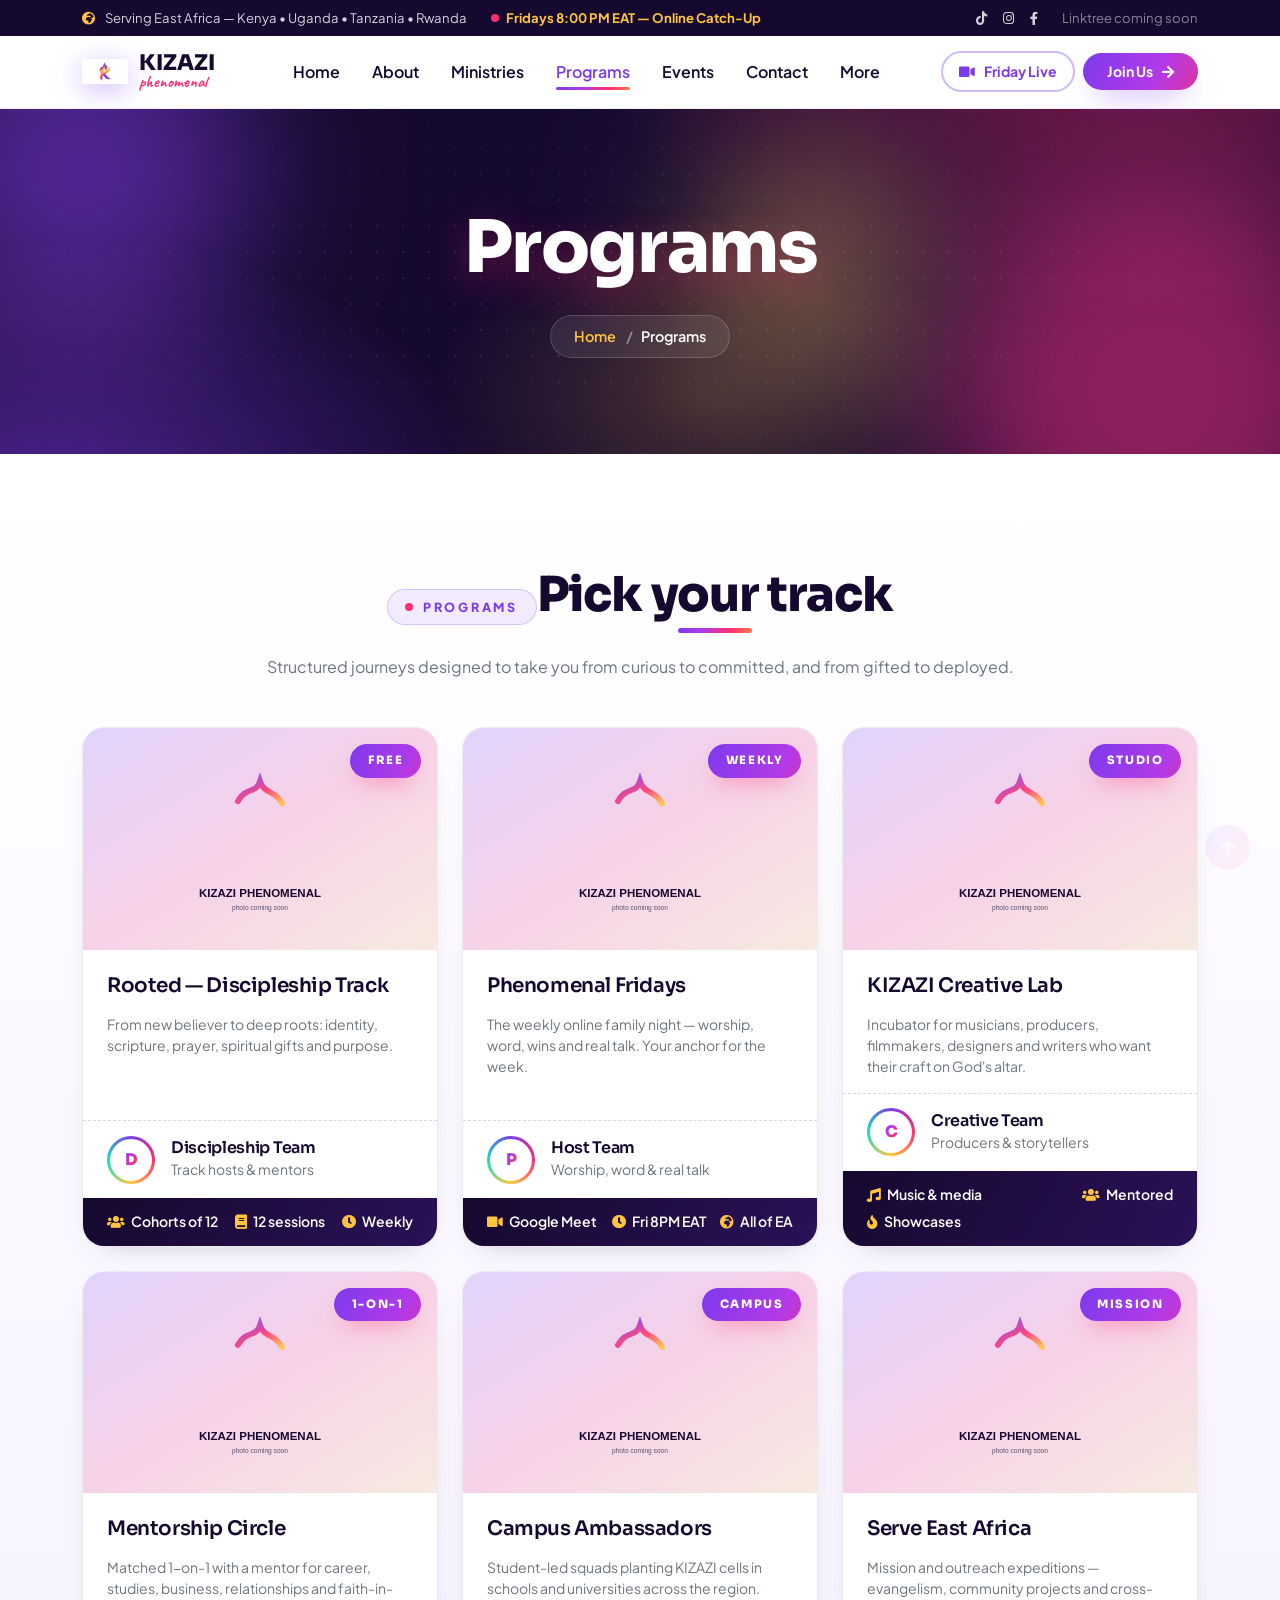
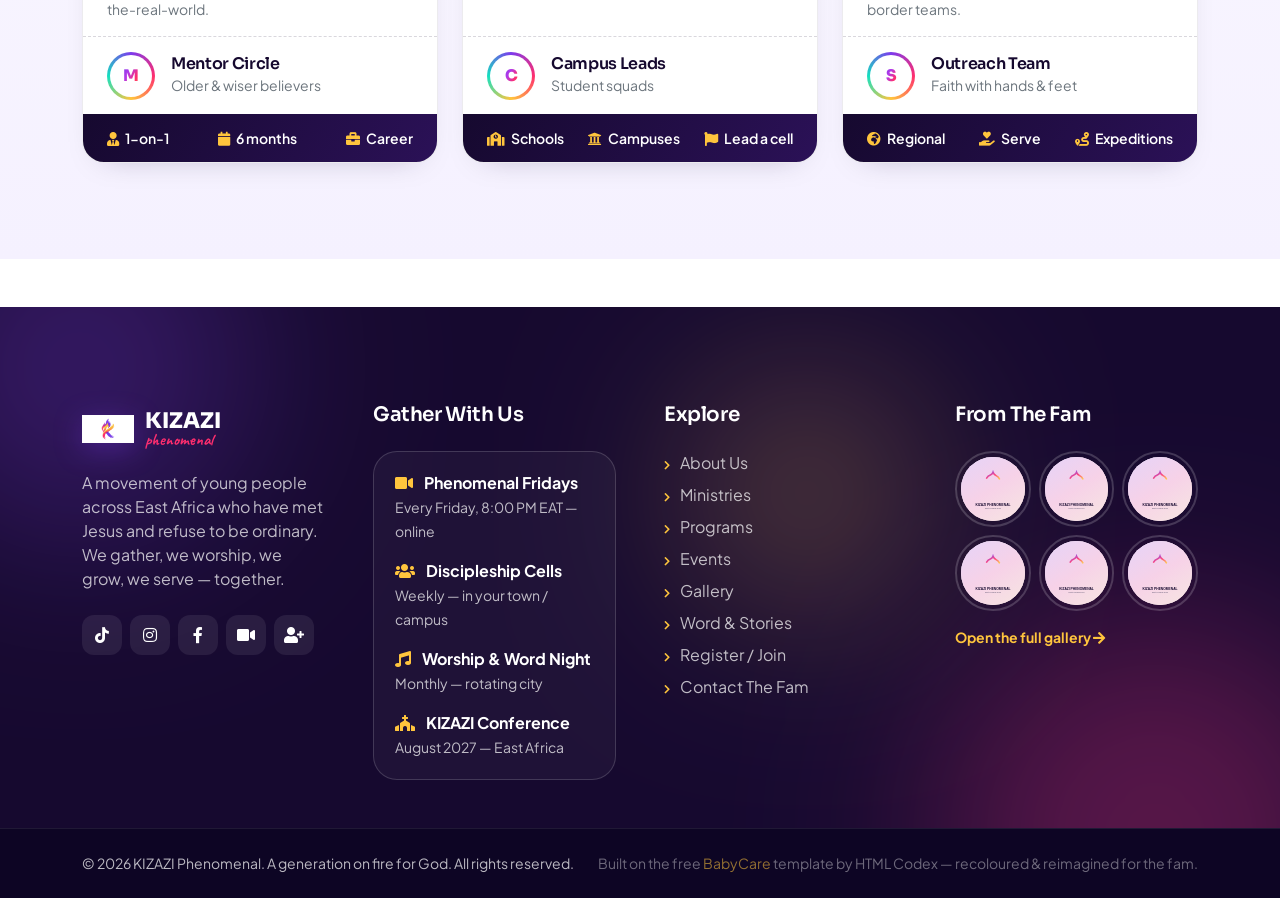
<file: programs.html>
<!DOCTYPE html>
<html lang="en">
<head>
    <meta charset="utf-8">
    <title>Programs — KIZAZI Phenomenal</title>
    <meta content="width=device-width, initial-scale=1.0" name="viewport">
    <meta content="KIZAZI Phenomenal, youth ministry, East Africa, Christian youth, Jesus, worship, discipleship, Kenya, Uganda, Tanzania, Rwanda" name="keywords">
    <meta content="Discipleship tracks, mentorship circles, creative labs and campus squads at KIZAZI Phenomenal." name="description">
    <meta property="og:title" content="Programs — KIZAZI Phenomenal">
    <meta property="og:description" content="Discipleship tracks, mentorship circles, creative labs and campus squads at KIZAZI Phenomenal.">
    <meta property="og:type" content="website">
    <meta property="og:image" content="img/brand/logo-mark.png">
    <link rel="icon" type="image/png" href="img/brand/logo-mark.png">

    <link rel="preconnect" href="https://fonts.googleapis.com">
    <link rel="preconnect" href="https://fonts.gstatic.com" crossorigin>
    <link href="https://fonts.googleapis.com/css2?family=Sora:wght@600;700;800&family=Plus+Jakarta+Sans:wght@300;400;500;600;700;800&family=Caveat:wght@600;700&display=swap" rel="stylesheet">

    <link rel="stylesheet" href="https://use.fontawesome.com/releases/v5.15.4/css/all.css"/>
    <link href="https://cdn.jsdelivr.net/npm/bootstrap-icons@1.4.1/font/bootstrap-icons.css" rel="stylesheet">

    <link href="lib/animate/animate.min.css" rel="stylesheet">
    <link href="lib/lightbox/css/lightbox.min.css" rel="stylesheet">
    <link href="lib/owlcarousel/assets/owl.carousel.min.css" rel="stylesheet">

    <link href="css/bootstrap.min.css" rel="stylesheet">
    <link href="css/style.css" rel="stylesheet">
    <link href="css/kizazi.css" rel="stylesheet">
</head>
<body>
        <div class="kz-topbar py-2">
            <div class="container d-none d-lg-flex justify-content-between align-items-center">
                <div class="d-flex align-items-center gap-4">
                    <span><i class="fas fa-globe-africa me-2" style="color:var(--kz-gold)"></i> Serving East Africa &mdash; Kenya &bull; Uganda &bull; Tanzania &bull; Rwanda</span>
                    <a href="https://meet.google.com/mcr-fupc-buw" target="_blank" rel="noopener" class="kz-live"><span class="dot"></span> Fridays 8:00 PM EAT &mdash; Online Catch-Up</a>
                </div>
                <div class="d-flex align-items-center gap-3">
                    <a href="https://www.tiktok.com/@kizazi.phenomenal" target="_blank" rel="noopener" aria-label="TikTok"><i class="fab fa-tiktok"></i></a>
                    <a href="https://www.instagram.com/kizazi_phenomenal" target="_blank" rel="noopener" aria-label="Instagram"><i class="fab fa-instagram"></i></a>
                    <a href="https://www.facebook.com/kizaziphenomenal" target="_blank" rel="noopener" aria-label="Facebook"><i class="fab fa-facebook-f"></i></a>
                    <span class="ms-2" style="opacity:.6">Linktree coming soon</span>
                </div>
            </div>
        </div>
        <nav class="navbar navbar-expand-xl kz-navbar sticky-top py-2">
            <div class="container">
                <a href="index.html" class="navbar-brand kz-brand">
                    <img src="img/brand/logo-mark.png" alt="KIZAZI Phenomenal logo">
                    <span class="kz-brand-name">KIZAZI<span>phenomenal</span></span>
                </a>
                <button class="navbar-toggler py-2 px-3" type="button" data-bs-toggle="collapse" data-bs-target="#navbarCollapse" aria-label="Toggle navigation">
                    <span class="fa fa-bars" style="color:var(--kz-violet)"></span>
                </button>
                <div class="collapse navbar-collapse" id="navbarCollapse">
                    <div class="navbar-nav mx-auto">
                        <a href="index.html" class="nav-item nav-link">Home</a><a href="about.html" class="nav-item nav-link">About</a><a href="ministries.html" class="nav-item nav-link">Ministries</a><a href="programs.html" class="nav-item nav-link active">Programs</a><a href="events.html" class="nav-item nav-link">Events</a><a href="contact.html" class="nav-item nav-link">Contact</a>
                        <div class="nav-item dropdown">
                            <a href="#" class="nav-link dropdown-toggle" data-bs-toggle="dropdown">More</a>
                            <div class="dropdown-menu m-0 rounded-3 border-0 shadow p-2"><a href="gallery.html" class="dropdown-item">Gallery</a><a href="blog.html" class="dropdown-item">Word &amp; Stories</a><a href="team.html" class="dropdown-item">Team &amp; Serving</a><a href="testimonial.html" class="dropdown-item">Testimonies</a></div>
                        </div>
                    </div>
                    <div class="d-flex align-items-center gap-2 mt-3 mt-xl-0">
                        <a href="https://meet.google.com/mcr-fupc-buw" target="_blank" rel="noopener" class="btn-kz btn-kz-line btn-sm px-3 py-2"><i class="fas fa-video"></i> Friday Live</a>
                        <a href="https://forms.gle/vzRJrigBHCNormVA9" target="_blank" rel="noopener" class="btn-kz btn-sm px-4 py-2">Join Us <i class="fas fa-arrow-right"></i></a>
                    </div>
                </div>
            </div>
        </nav>
        <section class="kz-page-header py-5">
            <span class="kz-orb a" aria-hidden="true"></span><span class="kz-orb b" aria-hidden="true"></span><span class="kz-orb c" aria-hidden="true"></span>
            <span class="kz-sparkle" aria-hidden="true" style="left:7%;top:18%;--sd:0.0s;--ss:1.0"></span><span class="kz-sparkle g" aria-hidden="true" style="left:14%;top:66%;--sd:0.9s;--ss:0.7"></span><span class="kz-sparkle" aria-hidden="true" style="left:21%;top:32%;--sd:1.7s;--ss:1.2"></span><span class="kz-sparkle g" aria-hidden="true" style="left:30%;top:76%;--sd:0.4s;--ss:0.9"></span><span class="kz-sparkle" aria-hidden="true" style="left:39%;top:14%;--sd:2.3s;--ss:0.7"></span><span class="kz-sparkle" aria-hidden="true" style="left:48%;top:58%;--sd:1.2s;--ss:1.1"></span><span class="kz-sparkle g" aria-hidden="true" style="left:57%;top:70%;--sd:2.7s;--ss:0.8"></span><span class="kz-sparkle" aria-hidden="true" style="left:65%;top:22%;--sd:0.6s;--ss:1.0"></span><span class="kz-sparkle" aria-hidden="true" style="left:73%;top:48%;--sd:1.5s;--ss:0.7"></span><span class="kz-sparkle g" aria-hidden="true" style="left:82%;top:16%;--sd:2.1s;--ss:1.2"></span><span class="kz-sparkle" aria-hidden="true" style="left:90%;top:62%;--sd:0.3s;--ss:0.8"></span><span class="kz-sparkle g" aria-hidden="true" style="left:52%;top:36%;--sd:1.9s;--ss:0.6"></span>
            <div class="container text-center py-5 position-relative">
                <h1 class="display-2 mb-4 kz-ph-title">Programs</h1>
                <nav aria-label="breadcrumb">
                    <ol class="breadcrumb kz-breadcrumb justify-content-center mb-0">
                        <li class="breadcrumb-item"><a href="index.html">Home</a></li>
                        <li class="breadcrumb-item active" aria-current="page">Programs</li>
                    </ol>
                </nav>
            </div>
        </section>

        <section class="py-5 kz-tint">
            <div class="container py-5">
                <div class="mb-5 text-center mx-auto" style="max-width:760px"><span class="kz-eyebrow"><span class="dot"></span>Programs</span><h2 class="display-5 mt-3 kz-section-title">Pick your track</h2><p class="text-muted mt-4 mx-auto">Structured journeys designed to take you from curious to committed, and from gifted to deployed.</p></div>
                <div class="row g-4 justify-content-center"><div class="col-md-6 col-lg-6 col-xl-4"><div class="kz-card kz-program h-100"><div class="kz-program-img"><div class="kz-photo" style="aspect-ratio:16/10;border-radius:0"><img data-drive="1lsHDY2-8zHeowao8Rs78H3ZgZaLh8672" data-drive-w="800" class="" alt="Rooted — Discipleship Track" loading="lazy" ></div><span class="kz-rate">FREE</span></div><div class="p-4 pb-3"><a href="programs.html" class="h5 kz-title-link">Rooted — Discipleship Track</a><p class="text-muted small mt-3 mb-0">From new believer to deep roots: identity, scripture, prayer, spiritual gifts and purpose.</p></div><div class="kz-program-lead"><span class="kz-ring kz-ring-xs"><span class="kz-avatar"><span class="l">D</span></span></span><div class="ms-3"><h6 class="mb-0">Discipleship Team</h6><small class="text-muted">Track hosts & mentors</small></div></div><div class="kz-program-meta"><small><i class="fas fa-users me-1" style="color:var(--kz-gold)"></i> Cohorts of 12</small><small><i class="fas fa-book me-1" style="color:var(--kz-gold)"></i> 12 sessions</small><small><i class="fas fa-clock me-1" style="color:var(--kz-gold)"></i> Weekly</small></div></div></div><div class="col-md-6 col-lg-6 col-xl-4"><div class="kz-card kz-program h-100"><div class="kz-program-img"><div class="kz-photo" style="aspect-ratio:16/10;border-radius:0"><img data-drive="1A3iWtP0uMt94OvJVoQjdkR2I6kI9_41w" data-drive-w="800" class="" alt="Phenomenal Fridays" loading="lazy" ></div><span class="kz-rate">WEEKLY</span></div><div class="p-4 pb-3"><a href="programs.html" class="h5 kz-title-link">Phenomenal Fridays</a><p class="text-muted small mt-3 mb-0">The weekly online family night &mdash; worship, word, wins and real talk. Your anchor for the week.</p></div><div class="kz-program-lead"><span class="kz-ring kz-ring-xs"><span class="kz-avatar"><span class="l">P</span></span></span><div class="ms-3"><h6 class="mb-0">Host Team</h6><small class="text-muted">Worship, word & real talk</small></div></div><div class="kz-program-meta"><small><i class="fas fa-video me-1" style="color:var(--kz-gold)"></i> Google Meet</small><small><i class="fas fa-clock me-1" style="color:var(--kz-gold)"></i> Fri 8PM EAT</small><small><i class="fas fa-globe-africa me-1" style="color:var(--kz-gold)"></i> All of EA</small></div></div></div><div class="col-md-6 col-lg-6 col-xl-4"><div class="kz-card kz-program h-100"><div class="kz-program-img"><div class="kz-photo" style="aspect-ratio:16/10;border-radius:0"><img data-drive="1r53IGVmSRyDSz9Xx9Wysnz8V_wQ20OAF" data-drive-w="800" class="" alt="KIZAZI Creative Lab" loading="lazy" ></div><span class="kz-rate">STUDIO</span></div><div class="p-4 pb-3"><a href="programs.html" class="h5 kz-title-link">KIZAZI Creative Lab</a><p class="text-muted small mt-3 mb-0">Incubator for musicians, producers, filmmakers, designers and writers who want their craft on God's altar.</p></div><div class="kz-program-lead"><span class="kz-ring kz-ring-xs"><span class="kz-avatar"><span class="l">C</span></span></span><div class="ms-3"><h6 class="mb-0">Creative Team</h6><small class="text-muted">Producers & storytellers</small></div></div><div class="kz-program-meta"><small><i class="fas fa-music me-1" style="color:var(--kz-gold)"></i> Music & media</small><small><i class="fas fa-users me-1" style="color:var(--kz-gold)"></i> Mentored</small><small><i class="fas fa-fire me-1" style="color:var(--kz-gold)"></i> Showcases</small></div></div></div><div class="col-md-6 col-lg-6 col-xl-4"><div class="kz-card kz-program h-100"><div class="kz-program-img"><div class="kz-photo" style="aspect-ratio:16/10;border-radius:0"><img data-drive="1k8-cGrV3hBe_bwbYc4_1MTg33q_pUsl0" data-drive-w="800" class="" alt="Mentorship Circle" loading="lazy" ></div><span class="kz-rate">1-ON-1</span></div><div class="p-4 pb-3"><a href="programs.html" class="h5 kz-title-link">Mentorship Circle</a><p class="text-muted small mt-3 mb-0">Matched 1-on-1 with a mentor for career, studies, business, relationships and faith-in-the-real-world.</p></div><div class="kz-program-lead"><span class="kz-ring kz-ring-xs"><span class="kz-avatar"><span class="l">M</span></span></span><div class="ms-3"><h6 class="mb-0">Mentor Circle</h6><small class="text-muted">Older & wiser believers</small></div></div><div class="kz-program-meta"><small><i class="fas fa-user-tie me-1" style="color:var(--kz-gold)"></i> 1-on-1</small><small><i class="fas fa-calendar me-1" style="color:var(--kz-gold)"></i> 6 months</small><small><i class="fas fa-briefcase me-1" style="color:var(--kz-gold)"></i> Career</small></div></div></div><div class="col-md-6 col-lg-6 col-xl-4"><div class="kz-card kz-program h-100"><div class="kz-program-img"><div class="kz-photo" style="aspect-ratio:16/10;border-radius:0"><img data-drive="1zsNvbbpcajqQzaxU1f-9Ja-ZxCNxto7J" data-drive-w="800" class="" alt="Campus Ambassadors" loading="lazy" ></div><span class="kz-rate">CAMPUS</span></div><div class="p-4 pb-3"><a href="programs.html" class="h5 kz-title-link">Campus Ambassadors</a><p class="text-muted small mt-3 mb-0">Student-led squads planting KIZAZI cells in schools and universities across the region.</p></div><div class="kz-program-lead"><span class="kz-ring kz-ring-xs"><span class="kz-avatar"><span class="l">C</span></span></span><div class="ms-3"><h6 class="mb-0">Campus Leads</h6><small class="text-muted">Student squads</small></div></div><div class="kz-program-meta"><small><i class="fas fa-school me-1" style="color:var(--kz-gold)"></i> Schools</small><small><i class="fas fa-university me-1" style="color:var(--kz-gold)"></i> Campuses</small><small><i class="fas fa-flag me-1" style="color:var(--kz-gold)"></i> Lead a cell</small></div></div></div><div class="col-md-6 col-lg-6 col-xl-4"><div class="kz-card kz-program h-100"><div class="kz-program-img"><div class="kz-photo" style="aspect-ratio:16/10;border-radius:0"><img data-drive="1Pm8zA9AMZ5wNA_1XEdu9eOIPeKT0dhf5" data-drive-w="800" class="" alt="Serve East Africa" loading="lazy" ></div><span class="kz-rate">MISSION</span></div><div class="p-4 pb-3"><a href="programs.html" class="h5 kz-title-link">Serve East Africa</a><p class="text-muted small mt-3 mb-0">Mission and outreach expeditions &mdash; evangelism, community projects and cross-border teams.</p></div><div class="kz-program-lead"><span class="kz-ring kz-ring-xs"><span class="kz-avatar"><span class="l">S</span></span></span><div class="ms-3"><h6 class="mb-0">Outreach Team</h6><small class="text-muted">Faith with hands & feet</small></div></div><div class="kz-program-meta"><small><i class="fas fa-globe-africa me-1" style="color:var(--kz-gold)"></i> Regional</small><small><i class="fas fa-hand-holding-heart me-1" style="color:var(--kz-gold)"></i> Serve</small><small><i class="fas fa-route me-1" style="color:var(--kz-gold)"></i> Expeditions</small></div></div></div></div>
            </div>
        </section>
        <footer class="kz-footer pt-5 mt-5">
            <span class="kz-orb soft a" aria-hidden="true"></span><span class="kz-orb soft b" aria-hidden="true"></span><span class="kz-orb soft c" aria-hidden="true"></span>
            <div class="container py-5 position-relative">
                <div class="row g-5">
                    <div class="col-md-6 col-lg-4 col-xl-3">
                        <a href="index.html" class="kz-brand mb-3 d-inline-flex">
                            <img src="img/brand/logo-mark.png" alt="KIZAZI Phenomenal logo" style="width:52px;height:52px">
                            <span class="kz-brand-name" style="color:#fff">KIZAZI<span>phenomenal</span></span>
                        </a>
                        <p class="mb-4">A movement of young people across East Africa who have met Jesus and refuse to be ordinary. We gather, we worship, we grow, we serve &mdash; together.</p>
                        <div class="kz-social d-flex gap-2">
                            <a href="https://www.tiktok.com/@kizazi.phenomenal" target="_blank" rel="noopener" aria-label="TikTok"><i class="fab fa-tiktok"></i></a>
                            <a href="https://www.instagram.com/kizazi_phenomenal" target="_blank" rel="noopener" aria-label="Instagram"><i class="fab fa-instagram"></i></a>
                            <a href="https://www.facebook.com/kizaziphenomenal" target="_blank" rel="noopener" aria-label="Facebook"><i class="fab fa-facebook-f"></i></a>
                            <a href="https://meet.google.com/mcr-fupc-buw" target="_blank" rel="noopener" aria-label="Friday online catch-up"><i class="fas fa-video"></i></a>
                            <a href="https://forms.gle/vzRJrigBHCNormVA9" target="_blank" rel="noopener" aria-label="Register"><i class="fas fa-user-plus"></i></a>
                        </div>
                    </div>
                    <div class="col-md-6 col-lg-4 col-xl-3">
                        <h4 class="mb-4 h5">Gather With Us</h4>
                        <div class="kz-foot-times d-flex flex-column gap-3">
                            <div><i class="fas fa-video me-2" style="color:var(--kz-gold)"></i> <strong style="color:#fff">Phenomenal Fridays</strong><br><small>Every Friday, 8:00 PM EAT &mdash; online</small></div>
                            <div><i class="fas fa-users me-2" style="color:var(--kz-gold)"></i> <strong style="color:#fff">Discipleship Cells</strong><br><small>Weekly &mdash; in your town / campus</small></div>
                            <div><i class="fas fa-music me-2" style="color:var(--kz-gold)"></i> <strong style="color:#fff">Worship &amp; Word Night</strong><br><small>Monthly &mdash; rotating city</small></div>
                            <div><i class="fas fa-church me-2" style="color:var(--kz-gold)"></i> <strong style="color:#fff">KIZAZI Conference</strong><br><small>August 2027 &mdash; East Africa</small></div>
                        </div>
                    </div>
                    <div class="col-md-6 col-lg-4 col-xl-3">
                        <h4 class="mb-4 h5">Explore</h4>
                        <div class="d-flex flex-column gap-2 kz-foot-links">
                            <a href="about.html">About Us</a>
                            <a href="ministries.html">Ministries</a>
                            <a href="programs.html">Programs</a>
                            <a href="events.html">Events</a>
                            <a href="gallery.html">Gallery</a>
                            <a href="blog.html">Word &amp; Stories</a>
                            <a href="https://forms.gle/vzRJrigBHCNormVA9" target="_blank" rel="noopener">Register / Join</a>
                            <a href="contact.html">Contact The Fam</a>
                        </div>
                    </div>
                    <div class="col-md-6 col-lg-4 col-xl-3">
                        <h4 class="mb-4 h5">From The Fam</h4>
                        <div class="row g-2"><div class="col-4"><a href="https://drive.google.com/thumbnail?id=11q6L_hiO0Y9Ta_Fsfq4qp5mPjluvtAxd&sz=w1200" data-lightbox="footer-gal" class="kz-foot-thumb" aria-label="Open photo"><img data-drive="11q6L_hiO0Y9Ta_Fsfq4qp5mPjluvtAxd" data-drive-w="400" class="" alt="KIZAZI moment" loading="lazy" ></a></div><div class="col-4"><a href="https://drive.google.com/thumbnail?id=1o2flLyDHec9o19S6sC9sduj87e5YBr8a&sz=w1200" data-lightbox="footer-gal" class="kz-foot-thumb" aria-label="Open photo"><img data-drive="1o2flLyDHec9o19S6sC9sduj87e5YBr8a" data-drive-w="400" class="" alt="KIZAZI moment" loading="lazy" ></a></div><div class="col-4"><a href="https://drive.google.com/thumbnail?id=1dTi97bdexjjR-mlTQj50dEK2s39ZqT2U&sz=w1200" data-lightbox="footer-gal" class="kz-foot-thumb" aria-label="Open photo"><img data-drive="1dTi97bdexjjR-mlTQj50dEK2s39ZqT2U" data-drive-w="400" class="" alt="KIZAZI moment" loading="lazy" ></a></div><div class="col-4"><a href="https://drive.google.com/thumbnail?id=1KaN84BydKGM5gLShYPGwn_gg9lPyRmzh&sz=w1200" data-lightbox="footer-gal" class="kz-foot-thumb" aria-label="Open photo"><img data-drive="1KaN84BydKGM5gLShYPGwn_gg9lPyRmzh" data-drive-w="400" class="" alt="KIZAZI moment" loading="lazy" ></a></div><div class="col-4"><a href="https://drive.google.com/thumbnail?id=18VifyAxl_4l920PrnaGl07SSti9f8Q_e&sz=w1200" data-lightbox="footer-gal" class="kz-foot-thumb" aria-label="Open photo"><img data-drive="18VifyAxl_4l920PrnaGl07SSti9f8Q_e" data-drive-w="400" class="" alt="KIZAZI moment" loading="lazy" ></a></div><div class="col-4"><a href="https://drive.google.com/thumbnail?id=1YL9wWv2xYSE0fdrGLCFTA3CmlO9Q5E5D&sz=w1200" data-lightbox="footer-gal" class="kz-foot-thumb" aria-label="Open photo"><img data-drive="1YL9wWv2xYSE0fdrGLCFTA3CmlO9Q5E5D" data-drive-w="400" class="" alt="KIZAZI moment" loading="lazy" ></a></div></div>
                        <a href="gallery.html" class="small d-inline-block mt-3 fw-bold" style="color:var(--kz-gold)">Open the full gallery <i class="fas fa-arrow-right"></i></a>
                    </div>
                </div>
            </div>
            <div class="kz-copyright position-relative">
                <div class="container py-4 d-flex flex-column flex-md-row justify-content-between align-items-center gap-2">
                    <small>&copy; <span class="kz-year">2026</span> KIZAZI Phenomenal. A generation on fire for God. All rights reserved.</small>
                    <small style="opacity:.55">Built on the free <a href="https://htmlcodex.com" target="_blank" rel="noopener" style="color:var(--kz-gold)">BabyCare</a> template by HTML Codex &mdash; recoloured &amp; reimagined for the fam.</small>
                </div>
            </div>
        </footer>
        <a href="#" class="btn btn-primary border-0 rounded-circle back-to-top" style="background:var(--kz-grad)"><i class="fa fa-arrow-up"></i></a>
    <script src="js/vendor/jquery.min.js"></script>
    <script src="js/vendor/bootstrap.bundle.min.js"></script>
    <script src="lib/wow/wow.min.js"></script>
    <script src="lib/easing/easing.min.js"></script>
    <script src="lib/waypoints/waypoints.min.js"></script>
    <script src="lib/lightbox/js/lightbox.min.js"></script>
    <script src="lib/owlcarousel/owl.carousel.min.js"></script>
    <script src="js/main.js"></script>
    <script src="js/kizazi.js"></script>
</body>
</html>
</file>
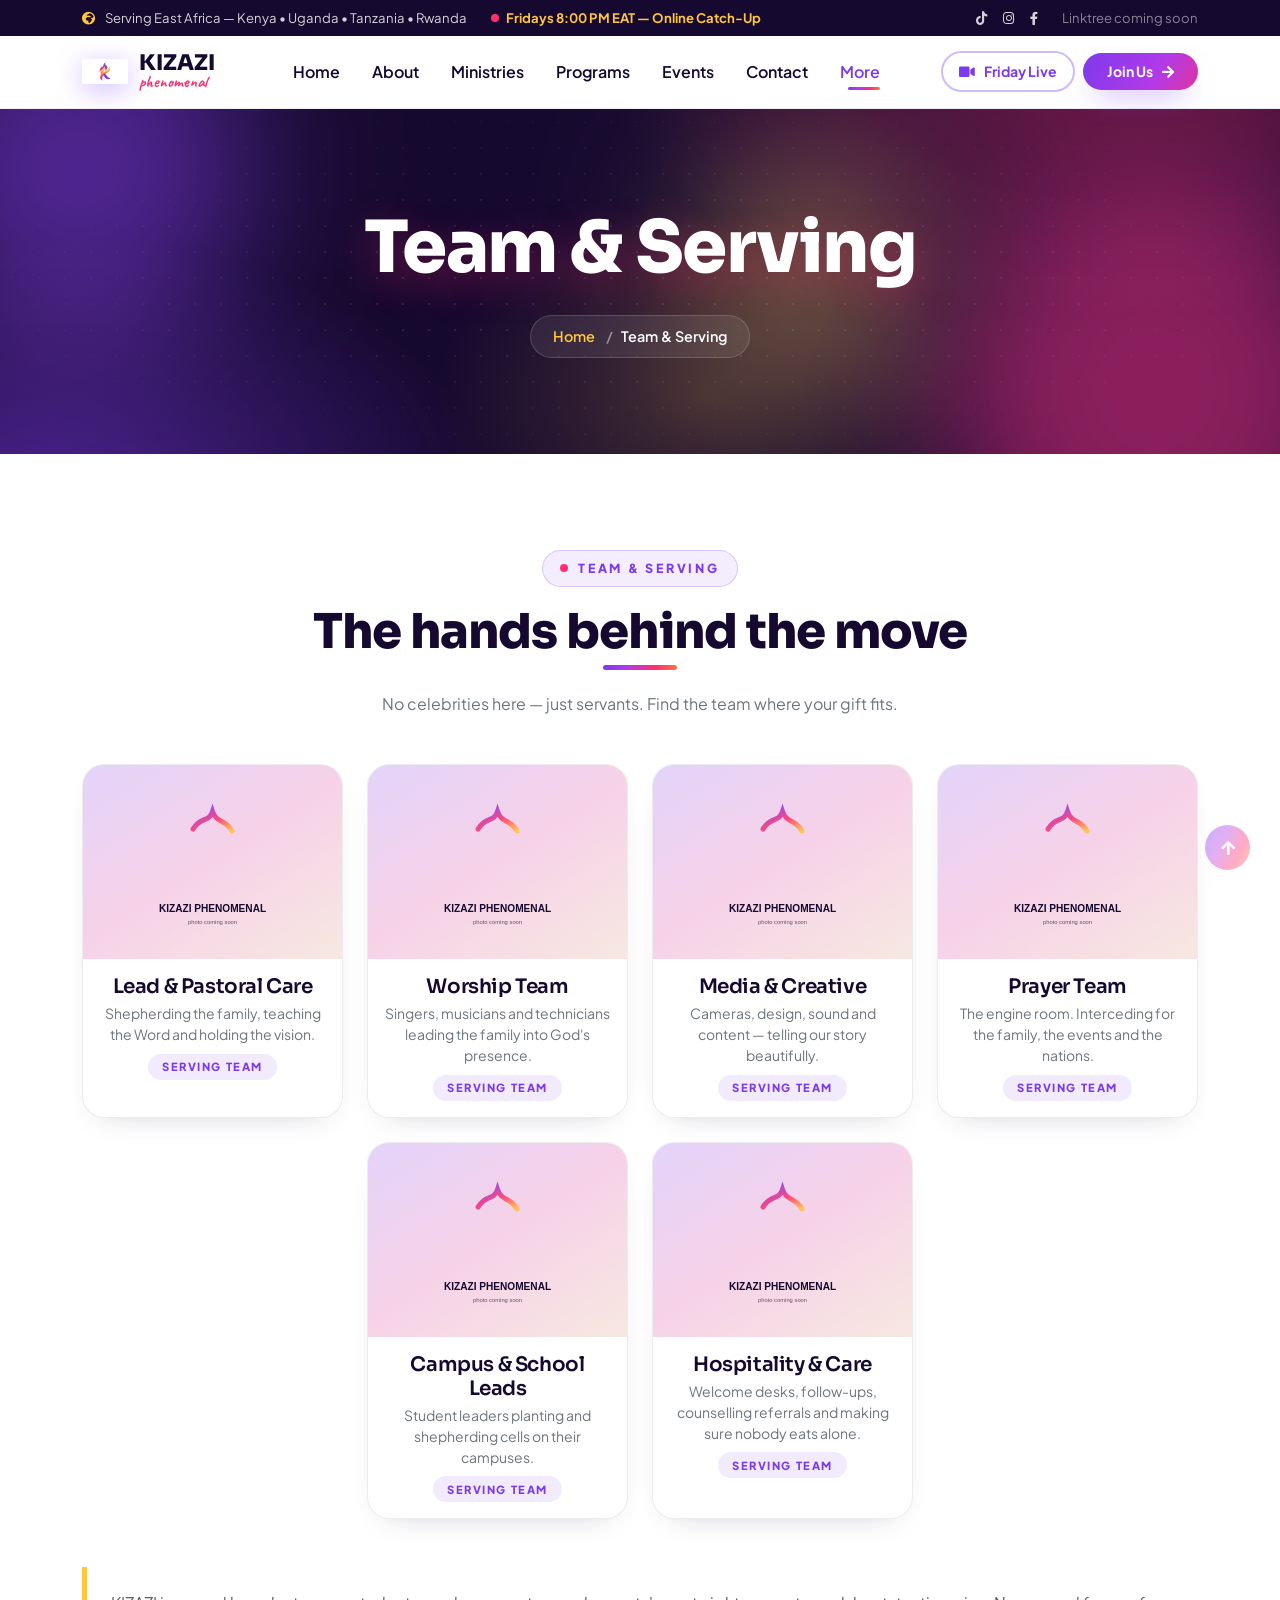
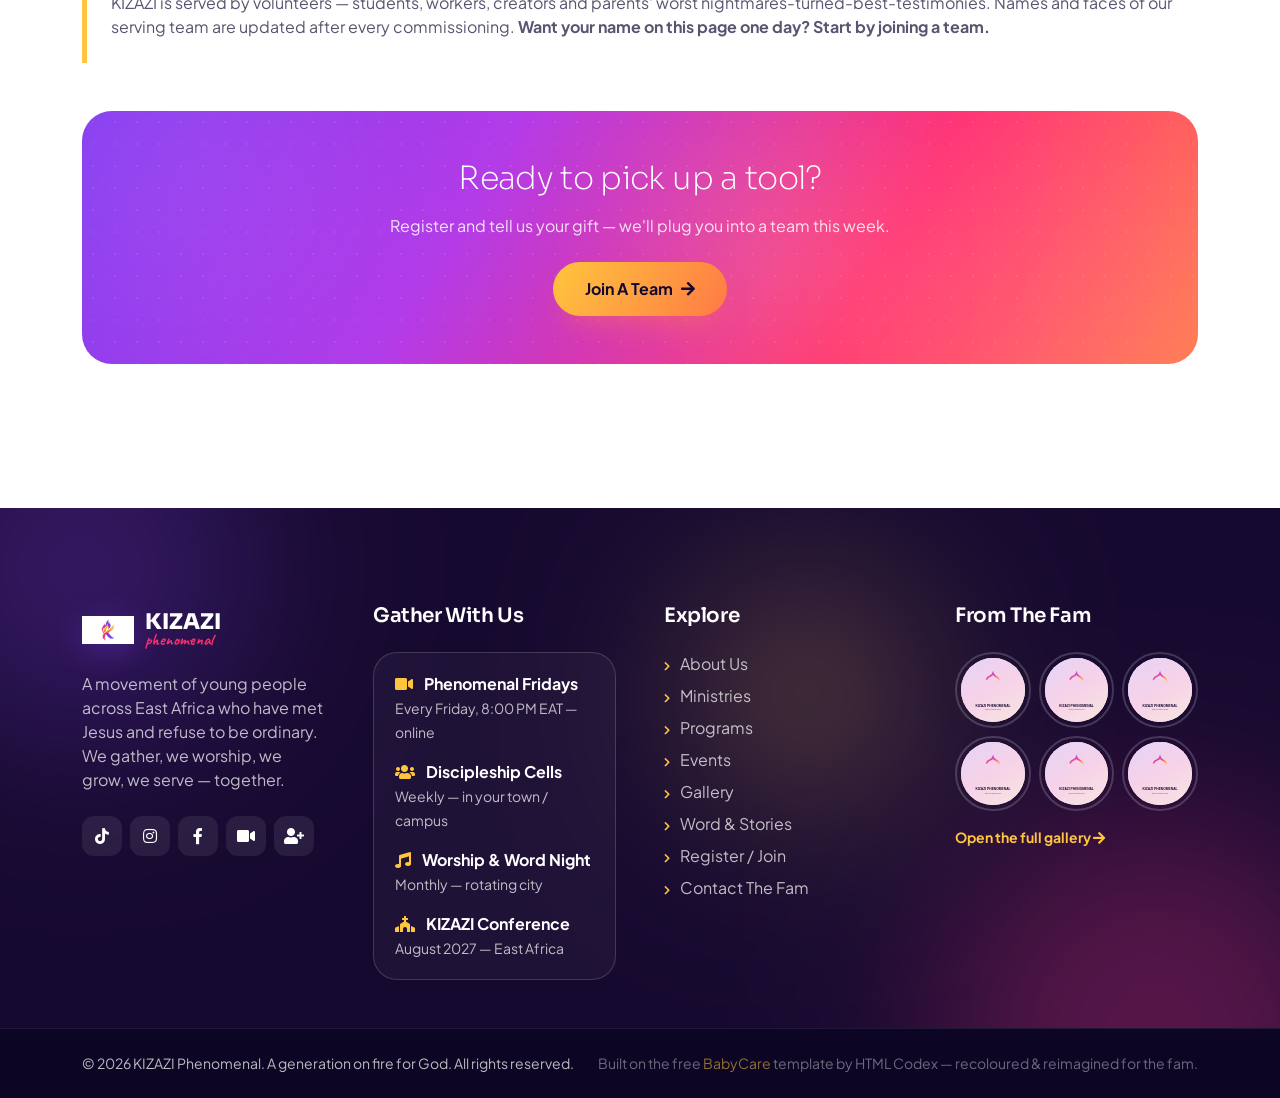
<file: team.html>
<!DOCTYPE html>
<html lang="en">
<head>
    <meta charset="utf-8">
    <title>Team & Serving — KIZAZI Phenomenal</title>
    <meta content="width=device-width, initial-scale=1.0" name="viewport">
    <meta content="KIZAZI Phenomenal, youth ministry, East Africa, Christian youth, Jesus, worship, discipleship, Kenya, Uganda, Tanzania, Rwanda" name="keywords">
    <meta content="Serving teams at KIZAZI Phenomenal: worship, media, prayer, campus leads, hospitality and pastoral care." name="description">
    <meta property="og:title" content="Team & Serving — KIZAZI Phenomenal">
    <meta property="og:description" content="Serving teams at KIZAZI Phenomenal: worship, media, prayer, campus leads, hospitality and pastoral care.">
    <meta property="og:type" content="website">
    <meta property="og:image" content="img/brand/logo-mark.png">
    <link rel="icon" type="image/png" href="img/brand/logo-mark.png">

    <link rel="preconnect" href="https://fonts.googleapis.com">
    <link rel="preconnect" href="https://fonts.gstatic.com" crossorigin>
    <link href="https://fonts.googleapis.com/css2?family=Sora:wght@600;700;800&family=Plus+Jakarta+Sans:wght@300;400;500;600;700;800&family=Caveat:wght@600;700&display=swap" rel="stylesheet">

    <link rel="stylesheet" href="https://use.fontawesome.com/releases/v5.15.4/css/all.css"/>
    <link href="https://cdn.jsdelivr.net/npm/bootstrap-icons@1.4.1/font/bootstrap-icons.css" rel="stylesheet">

    <link href="lib/animate/animate.min.css" rel="stylesheet">
    <link href="lib/lightbox/css/lightbox.min.css" rel="stylesheet">
    <link href="lib/owlcarousel/assets/owl.carousel.min.css" rel="stylesheet">

    <link href="css/bootstrap.min.css" rel="stylesheet">
    <link href="css/style.css" rel="stylesheet">
    <link href="css/kizazi.css" rel="stylesheet">
</head>
<body>
        <div class="kz-topbar py-2">
            <div class="container d-none d-lg-flex justify-content-between align-items-center">
                <div class="d-flex align-items-center gap-4">
                    <span><i class="fas fa-globe-africa me-2" style="color:var(--kz-gold)"></i> Serving East Africa &mdash; Kenya &bull; Uganda &bull; Tanzania &bull; Rwanda</span>
                    <a href="https://meet.google.com/mcr-fupc-buw" target="_blank" rel="noopener" class="kz-live"><span class="dot"></span> Fridays 8:00 PM EAT &mdash; Online Catch-Up</a>
                </div>
                <div class="d-flex align-items-center gap-3">
                    <a href="https://www.tiktok.com/@kizazi.phenomenal" target="_blank" rel="noopener" aria-label="TikTok"><i class="fab fa-tiktok"></i></a>
                    <a href="https://www.instagram.com/kizazi_phenomenal" target="_blank" rel="noopener" aria-label="Instagram"><i class="fab fa-instagram"></i></a>
                    <a href="https://www.facebook.com/kizaziphenomenal" target="_blank" rel="noopener" aria-label="Facebook"><i class="fab fa-facebook-f"></i></a>
                    <span class="ms-2" style="opacity:.6">Linktree coming soon</span>
                </div>
            </div>
        </div>
        <nav class="navbar navbar-expand-xl kz-navbar sticky-top py-2">
            <div class="container">
                <a href="index.html" class="navbar-brand kz-brand">
                    <img src="img/brand/logo-mark.png" alt="KIZAZI Phenomenal logo">
                    <span class="kz-brand-name">KIZAZI<span>phenomenal</span></span>
                </a>
                <button class="navbar-toggler py-2 px-3" type="button" data-bs-toggle="collapse" data-bs-target="#navbarCollapse" aria-label="Toggle navigation">
                    <span class="fa fa-bars" style="color:var(--kz-violet)"></span>
                </button>
                <div class="collapse navbar-collapse" id="navbarCollapse">
                    <div class="navbar-nav mx-auto">
                        <a href="index.html" class="nav-item nav-link">Home</a><a href="about.html" class="nav-item nav-link">About</a><a href="ministries.html" class="nav-item nav-link">Ministries</a><a href="programs.html" class="nav-item nav-link">Programs</a><a href="events.html" class="nav-item nav-link">Events</a><a href="contact.html" class="nav-item nav-link">Contact</a>
                        <div class="nav-item dropdown">
                            <a href="#" class="nav-link dropdown-toggle active" data-bs-toggle="dropdown">More</a>
                            <div class="dropdown-menu m-0 rounded-3 border-0 shadow p-2"><a href="gallery.html" class="dropdown-item">Gallery</a><a href="blog.html" class="dropdown-item">Word &amp; Stories</a><a href="team.html" class="dropdown-item active">Team &amp; Serving</a><a href="testimonial.html" class="dropdown-item">Testimonies</a></div>
                        </div>
                    </div>
                    <div class="d-flex align-items-center gap-2 mt-3 mt-xl-0">
                        <a href="https://meet.google.com/mcr-fupc-buw" target="_blank" rel="noopener" class="btn-kz btn-kz-line btn-sm px-3 py-2"><i class="fas fa-video"></i> Friday Live</a>
                        <a href="https://forms.gle/vzRJrigBHCNormVA9" target="_blank" rel="noopener" class="btn-kz btn-sm px-4 py-2">Join Us <i class="fas fa-arrow-right"></i></a>
                    </div>
                </div>
            </div>
        </nav>
        <section class="kz-page-header py-5">
            <span class="kz-orb a" aria-hidden="true"></span><span class="kz-orb b" aria-hidden="true"></span><span class="kz-orb c" aria-hidden="true"></span>
            <span class="kz-sparkle" aria-hidden="true" style="left:7%;top:18%;--sd:0.0s;--ss:1.0"></span><span class="kz-sparkle g" aria-hidden="true" style="left:14%;top:66%;--sd:0.9s;--ss:0.7"></span><span class="kz-sparkle" aria-hidden="true" style="left:21%;top:32%;--sd:1.7s;--ss:1.2"></span><span class="kz-sparkle g" aria-hidden="true" style="left:30%;top:76%;--sd:0.4s;--ss:0.9"></span><span class="kz-sparkle" aria-hidden="true" style="left:39%;top:14%;--sd:2.3s;--ss:0.7"></span><span class="kz-sparkle" aria-hidden="true" style="left:48%;top:58%;--sd:1.2s;--ss:1.1"></span><span class="kz-sparkle g" aria-hidden="true" style="left:57%;top:70%;--sd:2.7s;--ss:0.8"></span><span class="kz-sparkle" aria-hidden="true" style="left:65%;top:22%;--sd:0.6s;--ss:1.0"></span><span class="kz-sparkle" aria-hidden="true" style="left:73%;top:48%;--sd:1.5s;--ss:0.7"></span><span class="kz-sparkle g" aria-hidden="true" style="left:82%;top:16%;--sd:2.1s;--ss:1.2"></span><span class="kz-sparkle" aria-hidden="true" style="left:90%;top:62%;--sd:0.3s;--ss:0.8"></span><span class="kz-sparkle g" aria-hidden="true" style="left:52%;top:36%;--sd:1.9s;--ss:0.6"></span>
            <div class="container text-center py-5 position-relative">
                <h1 class="display-2 mb-4 kz-ph-title">Team & Serving</h1>
                <nav aria-label="breadcrumb">
                    <ol class="breadcrumb kz-breadcrumb justify-content-center mb-0">
                        <li class="breadcrumb-item"><a href="index.html">Home</a></li>
                        <li class="breadcrumb-item active" aria-current="page">Team & Serving</li>
                    </ol>
                </nav>
            </div>
        </section>

        <section class="py-5">
            <div class="container py-5">
                <div class="mb-5 text-center mx-auto" style="max-width:760px"><span class="kz-eyebrow"><span class="dot"></span>Team & Serving</span><h2 class="display-5 mt-3 kz-section-title">The hands behind the move</h2><p class="text-muted mt-4 mx-auto">No celebrities here &mdash; just servants. Find the team where your gift fits.</p></div>
                <div class="row g-4 justify-content-center"><div class="col-md-6 col-lg-4 col-xl-3"><div class="kz-card kz-team h-100"><div class="kz-team-img"><img data-drive="1kLm0a58babwyW_n4_9A6WZFVvvQywUEo" data-drive-w="700" class="" alt="Lead & Pastoral Care" loading="lazy" ><div class="kz-team-actions"><a href="https://forms.gle/vzRJrigBHCNormVA9" target="_blank" rel="noopener" class="kz-team-btn" aria-label="Join this team"><i class="fas fa-user-plus"></i></a><a href="team.html" class="kz-team-btn" aria-label="About this team"><i class="fas fa-hands-praying"></i></a><a href="https://www.instagram.com/kizazi_phenomenal" target="_blank" rel="noopener" class="kz-team-btn" aria-label="See us on Instagram"><i class="fab fa-instagram"></i></a></div></div><div class="text-center p-3"><h4 class="h5 mb-1">Lead & Pastoral Care</h4><p class="text-muted small mb-2">Shepherding the family, teaching the Word and holding the vision.</p><span class="kz-team-tag">Serving team</span></div></div></div><div class="col-md-6 col-lg-4 col-xl-3"><div class="kz-card kz-team h-100"><div class="kz-team-img"><img data-drive="1hr49FXlF6QJ0jw1mRAcELocFDytVL_ln" data-drive-w="700" class="" alt="Worship Team" loading="lazy" ><div class="kz-team-actions"><a href="https://forms.gle/vzRJrigBHCNormVA9" target="_blank" rel="noopener" class="kz-team-btn" aria-label="Join this team"><i class="fas fa-user-plus"></i></a><a href="team.html" class="kz-team-btn" aria-label="About this team"><i class="fas fa-music"></i></a><a href="https://www.instagram.com/kizazi_phenomenal" target="_blank" rel="noopener" class="kz-team-btn" aria-label="See us on Instagram"><i class="fab fa-instagram"></i></a></div></div><div class="text-center p-3"><h4 class="h5 mb-1">Worship Team</h4><p class="text-muted small mb-2">Singers, musicians and technicians leading the family into God's presence.</p><span class="kz-team-tag">Serving team</span></div></div></div><div class="col-md-6 col-lg-4 col-xl-3"><div class="kz-card kz-team h-100"><div class="kz-team-img"><img data-drive="1puPEA7OhRI_hJo7Czqfl-d4tSTQZRiLW" data-drive-w="700" class="" alt="Media & Creative" loading="lazy" ><div class="kz-team-actions"><a href="https://forms.gle/vzRJrigBHCNormVA9" target="_blank" rel="noopener" class="kz-team-btn" aria-label="Join this team"><i class="fas fa-user-plus"></i></a><a href="team.html" class="kz-team-btn" aria-label="About this team"><i class="fas fa-clapperboard"></i></a><a href="https://www.instagram.com/kizazi_phenomenal" target="_blank" rel="noopener" class="kz-team-btn" aria-label="See us on Instagram"><i class="fab fa-instagram"></i></a></div></div><div class="text-center p-3"><h4 class="h5 mb-1">Media & Creative</h4><p class="text-muted small mb-2">Cameras, design, sound and content &mdash; telling our story beautifully.</p><span class="kz-team-tag">Serving team</span></div></div></div><div class="col-md-6 col-lg-4 col-xl-3"><div class="kz-card kz-team h-100"><div class="kz-team-img"><img data-drive="1FMHYgnn1F8xw7B94PFZmtdudnCZMtomu" data-drive-w="700" class="" alt="Prayer Team" loading="lazy" ><div class="kz-team-actions"><a href="https://forms.gle/vzRJrigBHCNormVA9" target="_blank" rel="noopener" class="kz-team-btn" aria-label="Join this team"><i class="fas fa-user-plus"></i></a><a href="team.html" class="kz-team-btn" aria-label="About this team"><i class="fas fa-hands"></i></a><a href="https://www.instagram.com/kizazi_phenomenal" target="_blank" rel="noopener" class="kz-team-btn" aria-label="See us on Instagram"><i class="fab fa-instagram"></i></a></div></div><div class="text-center p-3"><h4 class="h5 mb-1">Prayer Team</h4><p class="text-muted small mb-2">The engine room. Interceding for the family, the events and the nations.</p><span class="kz-team-tag">Serving team</span></div></div></div><div class="col-md-6 col-lg-4 col-xl-3"><div class="kz-card kz-team h-100"><div class="kz-team-img"><img data-drive="1AJIZw6K86hDmgrbOs2ZOPmzLoF3TuWNa" data-drive-w="700" class="" alt="Campus & School Leads" loading="lazy" ><div class="kz-team-actions"><a href="https://forms.gle/vzRJrigBHCNormVA9" target="_blank" rel="noopener" class="kz-team-btn" aria-label="Join this team"><i class="fas fa-user-plus"></i></a><a href="team.html" class="kz-team-btn" aria-label="About this team"><i class="fas fa-school"></i></a><a href="https://www.instagram.com/kizazi_phenomenal" target="_blank" rel="noopener" class="kz-team-btn" aria-label="See us on Instagram"><i class="fab fa-instagram"></i></a></div></div><div class="text-center p-3"><h4 class="h5 mb-1">Campus & School Leads</h4><p class="text-muted small mb-2">Student leaders planting and shepherding cells on their campuses.</p><span class="kz-team-tag">Serving team</span></div></div></div><div class="col-md-6 col-lg-4 col-xl-3"><div class="kz-card kz-team h-100"><div class="kz-team-img"><img data-drive="1m9-cKUNBm1c_DHfF3v9_RmdRP8X4Qq_B" data-drive-w="700" class="" alt="Hospitality & Care" loading="lazy" ><div class="kz-team-actions"><a href="https://forms.gle/vzRJrigBHCNormVA9" target="_blank" rel="noopener" class="kz-team-btn" aria-label="Join this team"><i class="fas fa-user-plus"></i></a><a href="team.html" class="kz-team-btn" aria-label="About this team"><i class="fas fa-mug-hot"></i></a><a href="https://www.instagram.com/kizazi_phenomenal" target="_blank" rel="noopener" class="kz-team-btn" aria-label="See us on Instagram"><i class="fab fa-instagram"></i></a></div></div><div class="text-center p-3"><h4 class="h5 mb-1">Hospitality & Care</h4><p class="text-muted small mb-2">Welcome desks, follow-ups, counselling referrals and making sure nobody eats alone.</p><span class="kz-team-tag">Serving team</span></div></div></div></div>
                <div class="kz-verse p-4 mt-5">
                    <p class="mb-0">KIZAZI is served by volunteers &mdash; students, workers, creators and parents' worst
                    nightmares-turned-best-testimonies. Names and faces of our serving team are updated after every
                    commissioning. <strong>Want your name on this page one day? Start by joining a team.</strong></p>
                </div>
                <div class="kz-cta kz-orb-zone p-5 mt-5 text-center"><span class="kz-orb soft a" aria-hidden="true"></span><span class="kz-orb soft b" aria-hidden="true"></span><span class="kz-orb soft c" aria-hidden="true"></span><div class="position-relative" style="z-index:1"><h3 class="h2 mb-3" style="color:#fff">Ready to pick up a tool?</h3><p class="mb-4" style="color:rgba(255,255,255,.85)">Register and tell us your gift &mdash; we'll plug you into a team this week.</p><a href="https://forms.gle/vzRJrigBHCNormVA9" target="_blank" rel="noopener" class="btn-kz btn-kz-gold">Join A Team <i class="fas fa-arrow-right"></i></a></div></div>
            </div>
        </section>
        <footer class="kz-footer pt-5 mt-5">
            <span class="kz-orb soft a" aria-hidden="true"></span><span class="kz-orb soft b" aria-hidden="true"></span><span class="kz-orb soft c" aria-hidden="true"></span>
            <div class="container py-5 position-relative">
                <div class="row g-5">
                    <div class="col-md-6 col-lg-4 col-xl-3">
                        <a href="index.html" class="kz-brand mb-3 d-inline-flex">
                            <img src="img/brand/logo-mark.png" alt="KIZAZI Phenomenal logo" style="width:52px;height:52px">
                            <span class="kz-brand-name" style="color:#fff">KIZAZI<span>phenomenal</span></span>
                        </a>
                        <p class="mb-4">A movement of young people across East Africa who have met Jesus and refuse to be ordinary. We gather, we worship, we grow, we serve &mdash; together.</p>
                        <div class="kz-social d-flex gap-2">
                            <a href="https://www.tiktok.com/@kizazi.phenomenal" target="_blank" rel="noopener" aria-label="TikTok"><i class="fab fa-tiktok"></i></a>
                            <a href="https://www.instagram.com/kizazi_phenomenal" target="_blank" rel="noopener" aria-label="Instagram"><i class="fab fa-instagram"></i></a>
                            <a href="https://www.facebook.com/kizaziphenomenal" target="_blank" rel="noopener" aria-label="Facebook"><i class="fab fa-facebook-f"></i></a>
                            <a href="https://meet.google.com/mcr-fupc-buw" target="_blank" rel="noopener" aria-label="Friday online catch-up"><i class="fas fa-video"></i></a>
                            <a href="https://forms.gle/vzRJrigBHCNormVA9" target="_blank" rel="noopener" aria-label="Register"><i class="fas fa-user-plus"></i></a>
                        </div>
                    </div>
                    <div class="col-md-6 col-lg-4 col-xl-3">
                        <h4 class="mb-4 h5">Gather With Us</h4>
                        <div class="kz-foot-times d-flex flex-column gap-3">
                            <div><i class="fas fa-video me-2" style="color:var(--kz-gold)"></i> <strong style="color:#fff">Phenomenal Fridays</strong><br><small>Every Friday, 8:00 PM EAT &mdash; online</small></div>
                            <div><i class="fas fa-users me-2" style="color:var(--kz-gold)"></i> <strong style="color:#fff">Discipleship Cells</strong><br><small>Weekly &mdash; in your town / campus</small></div>
                            <div><i class="fas fa-music me-2" style="color:var(--kz-gold)"></i> <strong style="color:#fff">Worship &amp; Word Night</strong><br><small>Monthly &mdash; rotating city</small></div>
                            <div><i class="fas fa-church me-2" style="color:var(--kz-gold)"></i> <strong style="color:#fff">KIZAZI Conference</strong><br><small>August 2027 &mdash; East Africa</small></div>
                        </div>
                    </div>
                    <div class="col-md-6 col-lg-4 col-xl-3">
                        <h4 class="mb-4 h5">Explore</h4>
                        <div class="d-flex flex-column gap-2 kz-foot-links">
                            <a href="about.html">About Us</a>
                            <a href="ministries.html">Ministries</a>
                            <a href="programs.html">Programs</a>
                            <a href="events.html">Events</a>
                            <a href="gallery.html">Gallery</a>
                            <a href="blog.html">Word &amp; Stories</a>
                            <a href="https://forms.gle/vzRJrigBHCNormVA9" target="_blank" rel="noopener">Register / Join</a>
                            <a href="contact.html">Contact The Fam</a>
                        </div>
                    </div>
                    <div class="col-md-6 col-lg-4 col-xl-3">
                        <h4 class="mb-4 h5">From The Fam</h4>
                        <div class="row g-2"><div class="col-4"><a href="https://drive.google.com/thumbnail?id=11q6L_hiO0Y9Ta_Fsfq4qp5mPjluvtAxd&sz=w1200" data-lightbox="footer-gal" class="kz-foot-thumb" aria-label="Open photo"><img data-drive="11q6L_hiO0Y9Ta_Fsfq4qp5mPjluvtAxd" data-drive-w="400" class="" alt="KIZAZI moment" loading="lazy" ></a></div><div class="col-4"><a href="https://drive.google.com/thumbnail?id=1o2flLyDHec9o19S6sC9sduj87e5YBr8a&sz=w1200" data-lightbox="footer-gal" class="kz-foot-thumb" aria-label="Open photo"><img data-drive="1o2flLyDHec9o19S6sC9sduj87e5YBr8a" data-drive-w="400" class="" alt="KIZAZI moment" loading="lazy" ></a></div><div class="col-4"><a href="https://drive.google.com/thumbnail?id=1dTi97bdexjjR-mlTQj50dEK2s39ZqT2U&sz=w1200" data-lightbox="footer-gal" class="kz-foot-thumb" aria-label="Open photo"><img data-drive="1dTi97bdexjjR-mlTQj50dEK2s39ZqT2U" data-drive-w="400" class="" alt="KIZAZI moment" loading="lazy" ></a></div><div class="col-4"><a href="https://drive.google.com/thumbnail?id=1KaN84BydKGM5gLShYPGwn_gg9lPyRmzh&sz=w1200" data-lightbox="footer-gal" class="kz-foot-thumb" aria-label="Open photo"><img data-drive="1KaN84BydKGM5gLShYPGwn_gg9lPyRmzh" data-drive-w="400" class="" alt="KIZAZI moment" loading="lazy" ></a></div><div class="col-4"><a href="https://drive.google.com/thumbnail?id=18VifyAxl_4l920PrnaGl07SSti9f8Q_e&sz=w1200" data-lightbox="footer-gal" class="kz-foot-thumb" aria-label="Open photo"><img data-drive="18VifyAxl_4l920PrnaGl07SSti9f8Q_e" data-drive-w="400" class="" alt="KIZAZI moment" loading="lazy" ></a></div><div class="col-4"><a href="https://drive.google.com/thumbnail?id=1YL9wWv2xYSE0fdrGLCFTA3CmlO9Q5E5D&sz=w1200" data-lightbox="footer-gal" class="kz-foot-thumb" aria-label="Open photo"><img data-drive="1YL9wWv2xYSE0fdrGLCFTA3CmlO9Q5E5D" data-drive-w="400" class="" alt="KIZAZI moment" loading="lazy" ></a></div></div>
                        <a href="gallery.html" class="small d-inline-block mt-3 fw-bold" style="color:var(--kz-gold)">Open the full gallery <i class="fas fa-arrow-right"></i></a>
                    </div>
                </div>
            </div>
            <div class="kz-copyright position-relative">
                <div class="container py-4 d-flex flex-column flex-md-row justify-content-between align-items-center gap-2">
                    <small>&copy; <span class="kz-year">2026</span> KIZAZI Phenomenal. A generation on fire for God. All rights reserved.</small>
                    <small style="opacity:.55">Built on the free <a href="https://htmlcodex.com" target="_blank" rel="noopener" style="color:var(--kz-gold)">BabyCare</a> template by HTML Codex &mdash; recoloured &amp; reimagined for the fam.</small>
                </div>
            </div>
        </footer>
        <a href="#" class="btn btn-primary border-0 rounded-circle back-to-top" style="background:var(--kz-grad)"><i class="fa fa-arrow-up"></i></a>
    <script src="js/vendor/jquery.min.js"></script>
    <script src="js/vendor/bootstrap.bundle.min.js"></script>
    <script src="lib/wow/wow.min.js"></script>
    <script src="lib/easing/easing.min.js"></script>
    <script src="lib/waypoints/waypoints.min.js"></script>
    <script src="lib/lightbox/js/lightbox.min.js"></script>
    <script src="lib/owlcarousel/owl.carousel.min.js"></script>
    <script src="js/main.js"></script>
    <script src="js/kizazi.js"></script>
</body>
</html>
</file>
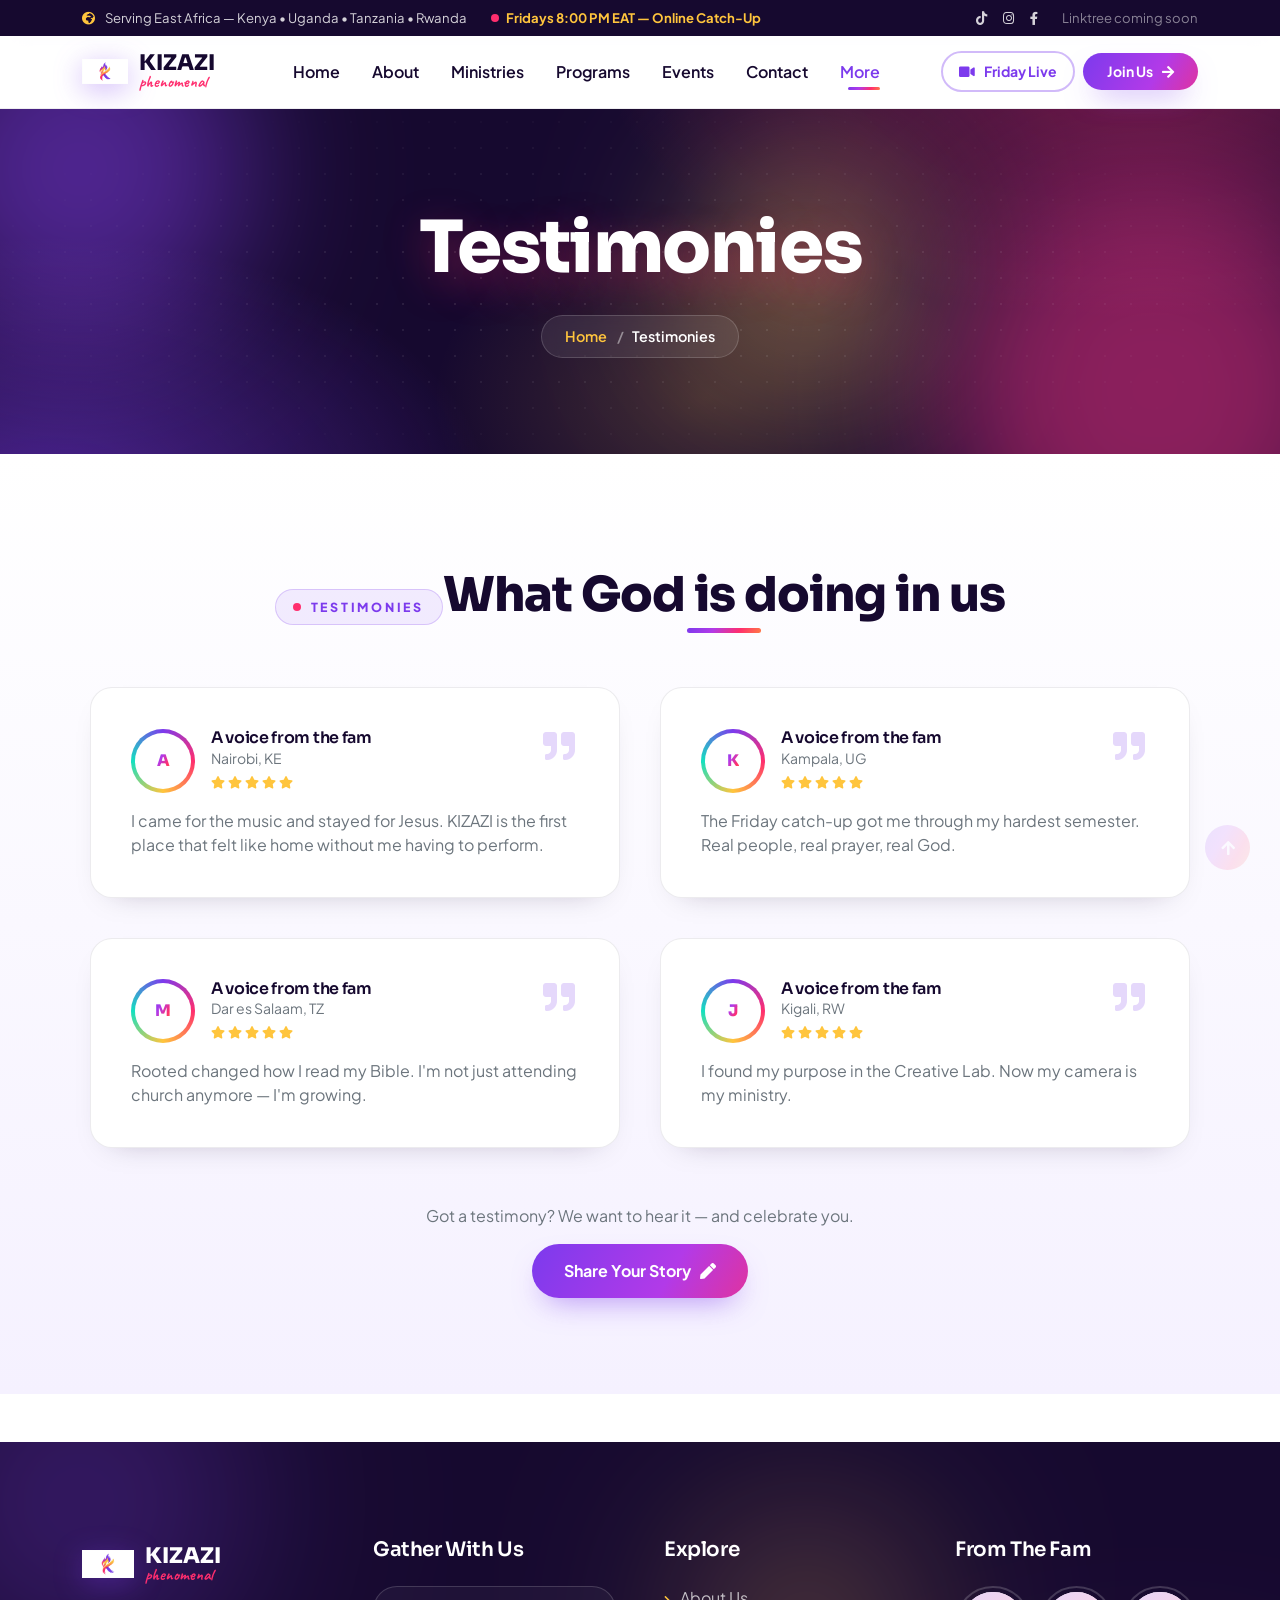
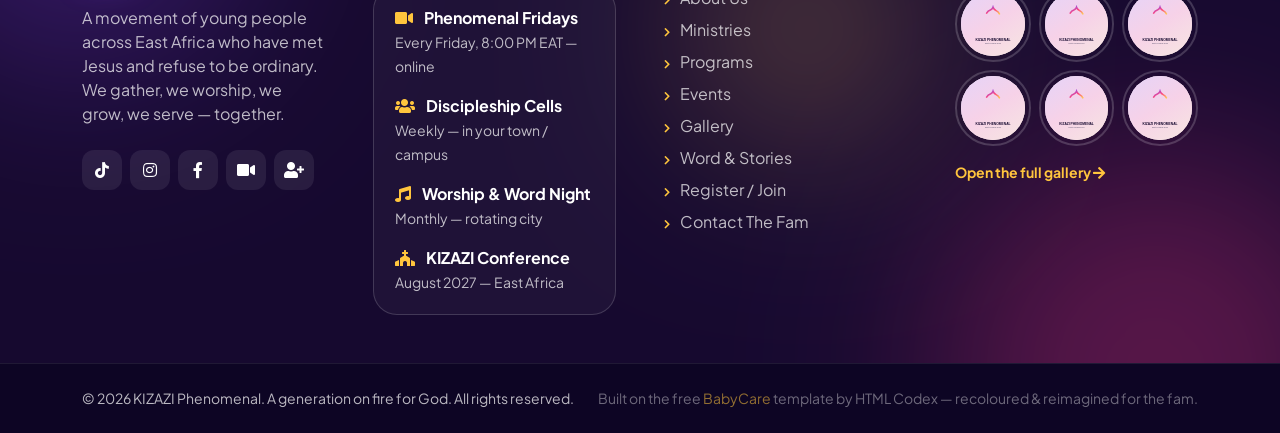
<file: testimonial.html>
<!DOCTYPE html>
<html lang="en">
<head>
    <meta charset="utf-8">
    <title>Testimonies — KIZAZI Phenomenal</title>
    <meta content="width=device-width, initial-scale=1.0" name="viewport">
    <meta content="KIZAZI Phenomenal, youth ministry, East Africa, Christian youth, Jesus, worship, discipleship, Kenya, Uganda, Tanzania, Rwanda" name="keywords">
    <meta content="Real voices from the KIZAZI Phenomenal family across East Africa." name="description">
    <meta property="og:title" content="Testimonies — KIZAZI Phenomenal">
    <meta property="og:description" content="Real voices from the KIZAZI Phenomenal family across East Africa.">
    <meta property="og:type" content="website">
    <meta property="og:image" content="img/brand/logo-mark.png">
    <link rel="icon" type="image/png" href="img/brand/logo-mark.png">

    <link rel="preconnect" href="https://fonts.googleapis.com">
    <link rel="preconnect" href="https://fonts.gstatic.com" crossorigin>
    <link href="https://fonts.googleapis.com/css2?family=Sora:wght@600;700;800&family=Plus+Jakarta+Sans:wght@300;400;500;600;700;800&family=Caveat:wght@600;700&display=swap" rel="stylesheet">

    <link rel="stylesheet" href="https://use.fontawesome.com/releases/v5.15.4/css/all.css"/>
    <link href="https://cdn.jsdelivr.net/npm/bootstrap-icons@1.4.1/font/bootstrap-icons.css" rel="stylesheet">

    <link href="lib/animate/animate.min.css" rel="stylesheet">
    <link href="lib/lightbox/css/lightbox.min.css" rel="stylesheet">
    <link href="lib/owlcarousel/assets/owl.carousel.min.css" rel="stylesheet">

    <link href="css/bootstrap.min.css" rel="stylesheet">
    <link href="css/style.css" rel="stylesheet">
    <link href="css/kizazi.css" rel="stylesheet">
</head>
<body>
        <div class="kz-topbar py-2">
            <div class="container d-none d-lg-flex justify-content-between align-items-center">
                <div class="d-flex align-items-center gap-4">
                    <span><i class="fas fa-globe-africa me-2" style="color:var(--kz-gold)"></i> Serving East Africa &mdash; Kenya &bull; Uganda &bull; Tanzania &bull; Rwanda</span>
                    <a href="https://meet.google.com/mcr-fupc-buw" target="_blank" rel="noopener" class="kz-live"><span class="dot"></span> Fridays 8:00 PM EAT &mdash; Online Catch-Up</a>
                </div>
                <div class="d-flex align-items-center gap-3">
                    <a href="https://www.tiktok.com/@kizazi.phenomenal" target="_blank" rel="noopener" aria-label="TikTok"><i class="fab fa-tiktok"></i></a>
                    <a href="https://www.instagram.com/kizazi_phenomenal" target="_blank" rel="noopener" aria-label="Instagram"><i class="fab fa-instagram"></i></a>
                    <a href="https://www.facebook.com/kizaziphenomenal" target="_blank" rel="noopener" aria-label="Facebook"><i class="fab fa-facebook-f"></i></a>
                    <span class="ms-2" style="opacity:.6">Linktree coming soon</span>
                </div>
            </div>
        </div>
        <nav class="navbar navbar-expand-xl kz-navbar sticky-top py-2">
            <div class="container">
                <a href="index.html" class="navbar-brand kz-brand">
                    <img src="img/brand/logo-mark.png" alt="KIZAZI Phenomenal logo">
                    <span class="kz-brand-name">KIZAZI<span>phenomenal</span></span>
                </a>
                <button class="navbar-toggler py-2 px-3" type="button" data-bs-toggle="collapse" data-bs-target="#navbarCollapse" aria-label="Toggle navigation">
                    <span class="fa fa-bars" style="color:var(--kz-violet)"></span>
                </button>
                <div class="collapse navbar-collapse" id="navbarCollapse">
                    <div class="navbar-nav mx-auto">
                        <a href="index.html" class="nav-item nav-link">Home</a><a href="about.html" class="nav-item nav-link">About</a><a href="ministries.html" class="nav-item nav-link">Ministries</a><a href="programs.html" class="nav-item nav-link">Programs</a><a href="events.html" class="nav-item nav-link">Events</a><a href="contact.html" class="nav-item nav-link">Contact</a>
                        <div class="nav-item dropdown">
                            <a href="#" class="nav-link dropdown-toggle active" data-bs-toggle="dropdown">More</a>
                            <div class="dropdown-menu m-0 rounded-3 border-0 shadow p-2"><a href="gallery.html" class="dropdown-item">Gallery</a><a href="blog.html" class="dropdown-item">Word &amp; Stories</a><a href="team.html" class="dropdown-item">Team &amp; Serving</a><a href="testimonial.html" class="dropdown-item active">Testimonies</a></div>
                        </div>
                    </div>
                    <div class="d-flex align-items-center gap-2 mt-3 mt-xl-0">
                        <a href="https://meet.google.com/mcr-fupc-buw" target="_blank" rel="noopener" class="btn-kz btn-kz-line btn-sm px-3 py-2"><i class="fas fa-video"></i> Friday Live</a>
                        <a href="https://forms.gle/vzRJrigBHCNormVA9" target="_blank" rel="noopener" class="btn-kz btn-sm px-4 py-2">Join Us <i class="fas fa-arrow-right"></i></a>
                    </div>
                </div>
            </div>
        </nav>
        <section class="kz-page-header py-5">
            <span class="kz-orb a" aria-hidden="true"></span><span class="kz-orb b" aria-hidden="true"></span><span class="kz-orb c" aria-hidden="true"></span>
            <span class="kz-sparkle" aria-hidden="true" style="left:7%;top:18%;--sd:0.0s;--ss:1.0"></span><span class="kz-sparkle g" aria-hidden="true" style="left:14%;top:66%;--sd:0.9s;--ss:0.7"></span><span class="kz-sparkle" aria-hidden="true" style="left:21%;top:32%;--sd:1.7s;--ss:1.2"></span><span class="kz-sparkle g" aria-hidden="true" style="left:30%;top:76%;--sd:0.4s;--ss:0.9"></span><span class="kz-sparkle" aria-hidden="true" style="left:39%;top:14%;--sd:2.3s;--ss:0.7"></span><span class="kz-sparkle" aria-hidden="true" style="left:48%;top:58%;--sd:1.2s;--ss:1.1"></span><span class="kz-sparkle g" aria-hidden="true" style="left:57%;top:70%;--sd:2.7s;--ss:0.8"></span><span class="kz-sparkle" aria-hidden="true" style="left:65%;top:22%;--sd:0.6s;--ss:1.0"></span><span class="kz-sparkle" aria-hidden="true" style="left:73%;top:48%;--sd:1.5s;--ss:0.7"></span><span class="kz-sparkle g" aria-hidden="true" style="left:82%;top:16%;--sd:2.1s;--ss:1.2"></span><span class="kz-sparkle" aria-hidden="true" style="left:90%;top:62%;--sd:0.3s;--ss:0.8"></span><span class="kz-sparkle g" aria-hidden="true" style="left:52%;top:36%;--sd:1.9s;--ss:0.6"></span>
            <div class="container text-center py-5 position-relative">
                <h1 class="display-2 mb-4 kz-ph-title">Testimonies</h1>
                <nav aria-label="breadcrumb">
                    <ol class="breadcrumb kz-breadcrumb justify-content-center mb-0">
                        <li class="breadcrumb-item"><a href="index.html">Home</a></li>
                        <li class="breadcrumb-item active" aria-current="page">Testimonies</li>
                    </ol>
                </nav>
            </div>
        </section>

        <section class="py-5 kz-tint">
            <div class="container py-5">
                <div class="mb-5 text-center mx-auto" style="max-width:760px"><span class="kz-eyebrow"><span class="dot"></span>Testimonies</span><h2 class="display-5 mt-3 kz-section-title">What God is doing in us</h2></div>
                <div class="row g-4"><div class="col-md-6"><div class="kz-card kz-voice p-4 m-2"><div class="p-3 position-relative"><i class="fa fa-quote-right fa-2x position-absolute" style="top:18px;right:20px;color:rgba(124,58,237,.2)"></i><div class="d-flex align-items-center mb-3"><span class="kz-ring"><span class="kz-avatar"><span class="l">A</span></span></span><div class="ms-3"><h5 class="h6 mb-0">A voice from the fam</h5><small class="text-muted d-block">Nairobi, KE</small><span class="kz-stars mt-1 d-inline-flex"><i class="fas fa-star"></i><i class="fas fa-star"></i><i class="fas fa-star"></i><i class="fas fa-star"></i><i class="fas fa-star"></i></span></div></div><p class="mb-0 text-muted">I came for the music and stayed for Jesus. KIZAZI is the first place that felt like home without me having to perform.</p></div></div></div><div class="col-md-6"><div class="kz-card kz-voice p-4 m-2"><div class="p-3 position-relative"><i class="fa fa-quote-right fa-2x position-absolute" style="top:18px;right:20px;color:rgba(124,58,237,.2)"></i><div class="d-flex align-items-center mb-3"><span class="kz-ring"><span class="kz-avatar"><span class="l">K</span></span></span><div class="ms-3"><h5 class="h6 mb-0">A voice from the fam</h5><small class="text-muted d-block">Kampala, UG</small><span class="kz-stars mt-1 d-inline-flex"><i class="fas fa-star"></i><i class="fas fa-star"></i><i class="fas fa-star"></i><i class="fas fa-star"></i><i class="fas fa-star"></i></span></div></div><p class="mb-0 text-muted">The Friday catch-up got me through my hardest semester. Real people, real prayer, real God.</p></div></div></div><div class="col-md-6"><div class="kz-card kz-voice p-4 m-2"><div class="p-3 position-relative"><i class="fa fa-quote-right fa-2x position-absolute" style="top:18px;right:20px;color:rgba(124,58,237,.2)"></i><div class="d-flex align-items-center mb-3"><span class="kz-ring"><span class="kz-avatar"><span class="l">M</span></span></span><div class="ms-3"><h5 class="h6 mb-0">A voice from the fam</h5><small class="text-muted d-block">Dar es Salaam, TZ</small><span class="kz-stars mt-1 d-inline-flex"><i class="fas fa-star"></i><i class="fas fa-star"></i><i class="fas fa-star"></i><i class="fas fa-star"></i><i class="fas fa-star"></i></span></div></div><p class="mb-0 text-muted">Rooted changed how I read my Bible. I'm not just attending church anymore &mdash; I'm growing.</p></div></div></div><div class="col-md-6"><div class="kz-card kz-voice p-4 m-2"><div class="p-3 position-relative"><i class="fa fa-quote-right fa-2x position-absolute" style="top:18px;right:20px;color:rgba(124,58,237,.2)"></i><div class="d-flex align-items-center mb-3"><span class="kz-ring"><span class="kz-avatar"><span class="l">J</span></span></span><div class="ms-3"><h5 class="h6 mb-0">A voice from the fam</h5><small class="text-muted d-block">Kigali, RW</small><span class="kz-stars mt-1 d-inline-flex"><i class="fas fa-star"></i><i class="fas fa-star"></i><i class="fas fa-star"></i><i class="fas fa-star"></i><i class="fas fa-star"></i></span></div></div><p class="mb-0 text-muted">I found my purpose in the Creative Lab. Now my camera is my ministry.</p></div></div></div></div>
                <div class="text-center mt-5">
                    <p class="text-muted mb-3">Got a testimony? We want to hear it &mdash; and celebrate you.</p>
                    <a href="https://forms.gle/vzRJrigBHCNormVA9" target="_blank" rel="noopener" class="btn-kz">Share Your Story <i class="fas fa-pen"></i></a>
                </div>
            </div>
        </section>
        <footer class="kz-footer pt-5 mt-5">
            <span class="kz-orb soft a" aria-hidden="true"></span><span class="kz-orb soft b" aria-hidden="true"></span><span class="kz-orb soft c" aria-hidden="true"></span>
            <div class="container py-5 position-relative">
                <div class="row g-5">
                    <div class="col-md-6 col-lg-4 col-xl-3">
                        <a href="index.html" class="kz-brand mb-3 d-inline-flex">
                            <img src="img/brand/logo-mark.png" alt="KIZAZI Phenomenal logo" style="width:52px;height:52px">
                            <span class="kz-brand-name" style="color:#fff">KIZAZI<span>phenomenal</span></span>
                        </a>
                        <p class="mb-4">A movement of young people across East Africa who have met Jesus and refuse to be ordinary. We gather, we worship, we grow, we serve &mdash; together.</p>
                        <div class="kz-social d-flex gap-2">
                            <a href="https://www.tiktok.com/@kizazi.phenomenal" target="_blank" rel="noopener" aria-label="TikTok"><i class="fab fa-tiktok"></i></a>
                            <a href="https://www.instagram.com/kizazi_phenomenal" target="_blank" rel="noopener" aria-label="Instagram"><i class="fab fa-instagram"></i></a>
                            <a href="https://www.facebook.com/kizaziphenomenal" target="_blank" rel="noopener" aria-label="Facebook"><i class="fab fa-facebook-f"></i></a>
                            <a href="https://meet.google.com/mcr-fupc-buw" target="_blank" rel="noopener" aria-label="Friday online catch-up"><i class="fas fa-video"></i></a>
                            <a href="https://forms.gle/vzRJrigBHCNormVA9" target="_blank" rel="noopener" aria-label="Register"><i class="fas fa-user-plus"></i></a>
                        </div>
                    </div>
                    <div class="col-md-6 col-lg-4 col-xl-3">
                        <h4 class="mb-4 h5">Gather With Us</h4>
                        <div class="kz-foot-times d-flex flex-column gap-3">
                            <div><i class="fas fa-video me-2" style="color:var(--kz-gold)"></i> <strong style="color:#fff">Phenomenal Fridays</strong><br><small>Every Friday, 8:00 PM EAT &mdash; online</small></div>
                            <div><i class="fas fa-users me-2" style="color:var(--kz-gold)"></i> <strong style="color:#fff">Discipleship Cells</strong><br><small>Weekly &mdash; in your town / campus</small></div>
                            <div><i class="fas fa-music me-2" style="color:var(--kz-gold)"></i> <strong style="color:#fff">Worship &amp; Word Night</strong><br><small>Monthly &mdash; rotating city</small></div>
                            <div><i class="fas fa-church me-2" style="color:var(--kz-gold)"></i> <strong style="color:#fff">KIZAZI Conference</strong><br><small>August 2027 &mdash; East Africa</small></div>
                        </div>
                    </div>
                    <div class="col-md-6 col-lg-4 col-xl-3">
                        <h4 class="mb-4 h5">Explore</h4>
                        <div class="d-flex flex-column gap-2 kz-foot-links">
                            <a href="about.html">About Us</a>
                            <a href="ministries.html">Ministries</a>
                            <a href="programs.html">Programs</a>
                            <a href="events.html">Events</a>
                            <a href="gallery.html">Gallery</a>
                            <a href="blog.html">Word &amp; Stories</a>
                            <a href="https://forms.gle/vzRJrigBHCNormVA9" target="_blank" rel="noopener">Register / Join</a>
                            <a href="contact.html">Contact The Fam</a>
                        </div>
                    </div>
                    <div class="col-md-6 col-lg-4 col-xl-3">
                        <h4 class="mb-4 h5">From The Fam</h4>
                        <div class="row g-2"><div class="col-4"><a href="https://drive.google.com/thumbnail?id=11q6L_hiO0Y9Ta_Fsfq4qp5mPjluvtAxd&sz=w1200" data-lightbox="footer-gal" class="kz-foot-thumb" aria-label="Open photo"><img data-drive="11q6L_hiO0Y9Ta_Fsfq4qp5mPjluvtAxd" data-drive-w="400" class="" alt="KIZAZI moment" loading="lazy" ></a></div><div class="col-4"><a href="https://drive.google.com/thumbnail?id=1o2flLyDHec9o19S6sC9sduj87e5YBr8a&sz=w1200" data-lightbox="footer-gal" class="kz-foot-thumb" aria-label="Open photo"><img data-drive="1o2flLyDHec9o19S6sC9sduj87e5YBr8a" data-drive-w="400" class="" alt="KIZAZI moment" loading="lazy" ></a></div><div class="col-4"><a href="https://drive.google.com/thumbnail?id=1dTi97bdexjjR-mlTQj50dEK2s39ZqT2U&sz=w1200" data-lightbox="footer-gal" class="kz-foot-thumb" aria-label="Open photo"><img data-drive="1dTi97bdexjjR-mlTQj50dEK2s39ZqT2U" data-drive-w="400" class="" alt="KIZAZI moment" loading="lazy" ></a></div><div class="col-4"><a href="https://drive.google.com/thumbnail?id=1KaN84BydKGM5gLShYPGwn_gg9lPyRmzh&sz=w1200" data-lightbox="footer-gal" class="kz-foot-thumb" aria-label="Open photo"><img data-drive="1KaN84BydKGM5gLShYPGwn_gg9lPyRmzh" data-drive-w="400" class="" alt="KIZAZI moment" loading="lazy" ></a></div><div class="col-4"><a href="https://drive.google.com/thumbnail?id=18VifyAxl_4l920PrnaGl07SSti9f8Q_e&sz=w1200" data-lightbox="footer-gal" class="kz-foot-thumb" aria-label="Open photo"><img data-drive="18VifyAxl_4l920PrnaGl07SSti9f8Q_e" data-drive-w="400" class="" alt="KIZAZI moment" loading="lazy" ></a></div><div class="col-4"><a href="https://drive.google.com/thumbnail?id=1YL9wWv2xYSE0fdrGLCFTA3CmlO9Q5E5D&sz=w1200" data-lightbox="footer-gal" class="kz-foot-thumb" aria-label="Open photo"><img data-drive="1YL9wWv2xYSE0fdrGLCFTA3CmlO9Q5E5D" data-drive-w="400" class="" alt="KIZAZI moment" loading="lazy" ></a></div></div>
                        <a href="gallery.html" class="small d-inline-block mt-3 fw-bold" style="color:var(--kz-gold)">Open the full gallery <i class="fas fa-arrow-right"></i></a>
                    </div>
                </div>
            </div>
            <div class="kz-copyright position-relative">
                <div class="container py-4 d-flex flex-column flex-md-row justify-content-between align-items-center gap-2">
                    <small>&copy; <span class="kz-year">2026</span> KIZAZI Phenomenal. A generation on fire for God. All rights reserved.</small>
                    <small style="opacity:.55">Built on the free <a href="https://htmlcodex.com" target="_blank" rel="noopener" style="color:var(--kz-gold)">BabyCare</a> template by HTML Codex &mdash; recoloured &amp; reimagined for the fam.</small>
                </div>
            </div>
        </footer>
        <a href="#" class="btn btn-primary border-0 rounded-circle back-to-top" style="background:var(--kz-grad)"><i class="fa fa-arrow-up"></i></a>
    <script src="js/vendor/jquery.min.js"></script>
    <script src="js/vendor/bootstrap.bundle.min.js"></script>
    <script src="lib/wow/wow.min.js"></script>
    <script src="lib/easing/easing.min.js"></script>
    <script src="lib/waypoints/waypoints.min.js"></script>
    <script src="lib/lightbox/js/lightbox.min.js"></script>
    <script src="lib/owlcarousel/owl.carousel.min.js"></script>
    <script src="js/main.js"></script>
    <script src="js/kizazi.js"></script>
</body>
</html>
</file>
<file: css/style.css>
/*** Spinner Start ***/
#spinner {
    opacity: 0;
    visibility: hidden;
    transition: opacity .8s ease-out, visibility 0s linear .5s;
    z-index: 99999;
 }

 #spinner.show {
     transition: opacity .8s ease-out, visibility 0s linear .0s;
     visibility: visible;
     opacity: 1;
 }
/*** Spinner End ***/


/*** Common CSS Start ***/
.back-to-top {
    position: fixed;
    right: 30px;
    bottom: 30px;
    display: flex;
    width: 45px;
    height: 45px;
    align-items: center;
    justify-content: center;
    transition: 0.5s;
    z-index: 99;
}

h1,
h2,
h3,
.h1,
.h2,
.h3 {
    font-weight: 200;
    font-family: 'Montserrat', sans-serif;
}

h4,
h5,
h6,
.h4,
.h5,
.h6 {
    font-weight: 600;
    font-family: 'Montserrat', sans-serif;
}

.display-1,
.display-2,
.display-3,
.display-4,
.display-5,
.display-6 {
    font-weight: 700;
    font-family: 'Fredoka', sans-serif;
}

.display-4,
.display-5,
.display-6 {
    font-weight: 600;
}

.wow,
.animated {
    animation-duration: 2s !important;
}
/*** Common CSS End ***/


/*** Button Start ***/
.btn {
    font-weight: 600;
    transition: .5s;
}

.btn-square {
    width: 32px;
    height: 32px;
}

.btn-sm-square {
    width: 34px;
    height: 34px;
}

.btn-md-square {
    width: 44px;
    height: 44px;
}

.btn-lg-square {
    width: 56px;
    height: 56px;
}

.btn-square,
.btn-sm-square,
.btn-md-square,
.btn-lg-square {
    padding: 0;
    display: flex;
    align-items: center;
    justify-content: center;
    font-weight: normal;
}

.btn.btn-primary {
    border: 0;
    color: var(--bs-white);
}

.btn.btn-primary:hover {
    background: var(--bs-secondary);
    color: var(--bs-primary);
}

.btn-border-radius {
    border-radius: 25% 10%;
}

.img-border-radius {
    border-radius: 50% 20% / 10% 40%;
}

.title-border-radius {
    border-radius: 10% 30%;
}
/*** Button End ***/


/*** Topbar Start ***/
.topbar .top-info {
    font-size: medium;
    font-weight: 400;
    font-family: 'Montserrat', sans-serif;
    letter-spacing: 1px;
    display: flex;
    align-items: center;
}

.topbar .top-link {
    display: flex;
    align-items: center;
    justify-content: center;
}

.topbar .top-link a {
    margin-right: 10px;
}

.topbar .top-link a:hover {
    background: var(--bs-secondary) !important;
}

.topbar .top-link a:hover i {
    color: var(--bs-primary) !important;
}
/*** Topbar End ***/


/*** Navbar Start ***/
.navbar {
    border-bottom: 1px solid rgba(255, 255, 255, .1);
}

.navbar .navbar-nav .nav-link {
    padding: 10px 12px;
    font-size: 16px;
    font-weight: 600;
    transition: .5s;
}

.navbar .navbar-nav .nav-link:hover,
.navbar .navbar-nav .nav-link.active,
.fixed-top.bg-white .navbar .navbar-nav .nav-link:hover,
.fixed-top.bg-white .navbar .navbar-nav .nav-link.active {
    color: var(--bs-primary);
}

.navbar .dropdown-toggle::after {
    border: none;
    content: "\f107";
    font-family: "Font Awesome 5 Free";
    font-weight: 700;
    vertical-align: middle;
    margin-left: 8px;
}

@media (min-width: 1200px) {
    .navbar .nav-item .dropdown-menu {
        display: block;
        visibility: hidden;
        top: 100%;
        font-weight: 400;
        font-family: 'Fredoka', sans-serif;
        transform: rotateX(-75deg);
        transform-origin: 0% 0%;
        border: 0;
        transition: .5s;
        opacity: 0;
    }
}

.dropdown .dropdown-menu a:hover {
    background: var(--bs-secondary);
    color: var(--bs-primary);
}

.navbar .nav-item:hover .dropdown-menu {
    transform: rotateX(0deg);
    visibility: visible;
    background: var(--bs-light) !important;
    border-radius: 10px !important;
    transition: .5s;
    opacity: 1;
}

#searchModal .modal-content {
    background: rgba(255, 255, 255, .8);
}
/*** Navbar End ***/


/*** Hero Header ***/
.hero-header,
.page-header {
    background: linear-gradient(rgba(0, 0, 0, 0.5), rgba(0, 0, 0, 0.05)), url(../img/hero-img.jpg);
    background-position: center center;
    background-repeat: no-repeat;
    background-size: cover;
}
/*** Hero Header ***/


/*** About Start ***/
.video {
    position: relative;
    height: 100%;
    min-height: 400px;
    background: linear-gradient(rgba(255, 255, 255, 0.1), rgba(255, 255, 255, 0.1)), url(../img/about.jpg);
    background-position: center center;
    background-repeat: no-repeat;
    background-size: cover;
    border-radius: 10px;
}

.video .btn-play {
    position: absolute;
    z-index: 3;
    top: 50%;
    left: 50%;
    transform: translateX(-50%) translateY(-50%);
    box-sizing: content-box;
    display: block;
    width: 32px;
    height: 44px;
    border-radius: 50%;
    border: none;
    outline: none;
    padding: 18px 20px 18px 28px;
}

.video .btn-play:before {
    content: "";
    position: absolute;
    z-index: 0;
    left: 50%;
    top: 50%;
    transform: translateX(-50%) translateY(-50%);
    display: block;
    width: 100px;
    height: 100px;
    background: var(--bs-secondary);
    border-radius: 50%;
    animation: pulse-border 1500ms ease-out infinite;
}

.video .btn-play:after {
    content: "";
    position: absolute;
    z-index: 1;
    left: 50%;
    top: 50%;
    transform: translateX(-50%) translateY(-50%);
    display: block;
    width: 100px;
    height: 100px;
    background: var(--bs-primary);
    border-radius: 50%;
    transition: all 200ms;
}

.video .btn-play img {
    position: relative;
    z-index: 3;
    max-width: 100%;
    width: auto;
    height: auto;
}

.video .btn-play span {
    display: block;
    position: relative;
    z-index: 3;
    width: 0;
    height: 0;
    border-left: 32px solid var(--bs-white);
    border-top: 22px solid transparent;
    border-bottom: 22px solid transparent;
}

@keyframes pulse-border {
    0% {
        transform: translateX(-50%) translateY(-50%) translateZ(0) scale(1);
        opacity: 1;
    }

    100% {
        transform: translateX(-50%) translateY(-50%) translateZ(0) scale(1.5);
        opacity: 0;
    }
}

#videoModal {
    z-index: 99999;
}

#videoModal .modal-dialog {
    position: relative;
    max-width: 800px;
    margin: 60px auto 0 auto;
}

#videoModal .modal-body {
    position: relative;
    padding: 0px;
}

#videoModal .close {
    position: absolute;
    width: 30px;
    height: 30px;
    right: 0px;
    top: -30px;
    z-index: 999;
    font-size: 30px;
    font-weight: normal;
    color: #FFFFFF;
    background: #000000;
    opacity: 1;
}

.video.border {
    border-radius: 50% 20% / 10% 40%;
}

.about {
    background: linear-gradient(rgba(255, 255, 255, 0.8), rgba(255, 255, 255, 0.8)), url(../img/background.jpg);
    background-position: center center;
    background-repeat: no-repeat;
    background-size: cover;
}
/*** About End ***/


/*** service Start ***/
.service {
    background: linear-gradient(rgba(255, 72, 128, 0.05), rgba(255, 72, 128, 0.2));
}

.service .service-item {
    box-shadow: 0 0 45px rgba(0, 0, 0, .1);
    width: 100%;
    height: 100%;
    border-radius: 50% 20% / 10% 40%;
    transition: 0.5s;
    position: relative;
}

.service-content::after {
    position: absolute;
    content: "";
    width: 0;
    height: 100%;
    top: 0;
    left: 0;
    right: auto;
    background: transparent;
    border-radius: 50% 20% / 10% 40%;
    transition: .5s;
}

.service-item:hover {
    border: 1px solid var(--bs-secondary) !important;
}

.service-item:hover .service-content::after {
    background: var(--bs-secondary);
    width: 100%;
    opacity: 1;
    z-index: 1;
}

.service-item .service-content .service-content-inner {
    position: relative;
    z-index: 2;
}

.service-item .service-content-inner i,
.service-item .service-content-inner p,
.service-item .service-content-inner a.h4 {
    transition: 0.5s;
}

.service-item:hover .service-content-inner i,
.service-item:hover .service-content-inner p {
    color: var(--bs-white) !important;
}
.service-item:hover .service-content-inner a.h4 {
    color: var(--bs-primary);
}

.service-item:hover .service-content-inner a.btn-primary {
    background: var(--bs-white) !important;
    color: var(--bs-primary) !important;
}

.service-item .service-content-inner a.btn-primary:hover {
    background: var(--bs-primary) !important;
    color: var(--bs-white) !important;
}
/*** Service End ***/


/*** Programs Start ***/
.program {
    background: linear-gradient(rgba(255, 72, 128, 0.1), rgba(255, 72, 128, 0.1));
}

.program .program-item .program-img .program-rate {
    position: absolute;
    width: 100px; 
    top: -20px; 
    left: 50%; 
    margin-left: -50px; 
    border-radius: 10% / 50%;
}

.program .program-item .program-text {
    padding-top: 150px; 
    margin-top: -125px;
}

.program .program-item .program-img img,
.program .program-item .program-teacher img,
.program .program-item:hover .program-text-inner a.h4 {
    transition: 0.5s;
}

.program .program-item:hover .program-img img,
.program .program-item:hover .program-teacher img {
    transform: scale(1.2);
}

.program .program-item:hover .program-text-inner a.h4 {
    color: var(--bs-primary) !important;
}
/*** Programs End ***/


/*** Events Start ***/
.events .events-item {
    width: 100%;
    height: 100%;
    border-radius: 30%;
    position: relative;
}

.events .events-item .events-inner .events-rate {
    position: absolute;
    width: 120px; 
    top: -20px; 
    left: 50%; 
    margin-left: -60px; 
    border-radius: 10% / 50%;
}

.events .events-item .events-inner .events-img .event-overlay {
    position: absolute;
    top: 50%; 
    left: 50%;
    transform: translate(-50%, -50%);
    transition: 0.5s;
    z-index: 1;
    opacity: 0;
}

.events .events-item .events-inner .events-img:hover .event-overlay {
    opacity: 1;
}

.events .events-item .events-img::after {
    position: absolute;
    content: "";
    width: 100%;
    height: 0;
    top: 0;
    left: 0;
    bottom: auto;
    background: rgba(77, 101, 249, .7);
    border-radius: 10px;
    transition: 0.5s;
}

.events .events-item:hover .events-img::after {
    height: 100%;
    opacity: 1;
}

.events .events-item .events-text a.h4,
.events .events-item .events-img img {
    transition: 0.5s;
}

.events .events-item:hover .events-text a.h4 {
    color: var(--bs-primary) !important;
}

.events .events-item:hover .events-img img {
    transform: scale(1.3);
}
/*** Events End ***/


/*** Blog Start ***/
.blog .blog-item .blog-img::after {
    position: absolute;
    content: "";
    width: 100%;
    height: 0;
    top: 0;
    left: 0;
    bottom: auto;
    background: rgba(77, 101, 249, .7);
    border-radius: 10px 10px 0 0;
    transition: 0.5s;
}

.blog .blog-item:hover .blog-img::after {
    height: 100%;
    opacity: 1;
}

.blog .blog-item .blog-date-comments {
    padding-top: 150px !important; 
    margin-top: -125px;
}

.blog .blog-item .blog-img img,
.blog .blog-item .blog-content img,
.blog .blog-item .blog-text-inner a.h4 {
    transition: 0.5s;
}

.blog .blog-item:hover .blog-img img {
    transform: scale(1.3);
}

.blog .blog-item:hover .blog-content img {
    transform: scale(1.3);
}

.blog .blog-item:hover .blog-text-inner a.h4 {
    color: var(--bs-primary);
}
/*** Blog End ***/



/*** Team Start ***/
.team .team-item {
    position: relative;
    width: 100%;
    height: 100%;
}

.team .team-item .team-icon {
    position: absolute;
    bottom: 120px;
    left: 50%;
    transform: translateX(-50%);
}

.team .team-item .team-icon a.share-link {
    opacity: 0;
    transition: 0.5s;
}

.team .team-item:hover .team-icon a.share-link {
    opacity: 1;
}

.team .team-item .team-content,
.team .team-item .team-content h4,
.team .team-item .team-content p {
    transition: 0.5s;
}

.team .team-item:hover .team-content {
    background: var(--bs-primary) !important;
    border-radius: 0 0 10px 10px;
}

.team .team-item:hover .team-content h4 {
    color: var(--bs-white) !important;
}

.team .team-item:hover .team-content p {
    color: var(--bs-dark) !important;
}
/*** Team end ***/


/*** testimonial Start ***/
.testimonial .testimonial-carousel {
    position: relative;
    
}

.testimonial .testimonial-carousel .owl-dots {
    margin-top: 30px;
    display: flex;
    align-items: center;
    justify-content: center;
}

.testimonial .testimonial-carousel .owl-dot {
    position: relative;
    display: inline-block;
    margin: 0 5px;
    width: 15px;
    height: 15px;
    background: var(--bs-primary);
    border-radius: 10px;
    transition: 0.5s;
}

.testimonial .testimonial-carousel .owl-dot.active {
    width: 30px;
    background: var(--bs-secondary);
}
/*** testimonial End ***/


/*** Footer Start ***/
.footer {
    background: linear-gradient(rgba(255, 255, 255, .8), rgba(255, 255, 255, 1)), url(../img/background.jpg);
    background-position: top center;
    background-repeat: no-repeat;
    background-size: cover;
}

.footer .footer-galary-img img {
    width: 100%;
    border-style: dotted; 
    border-color: var(--bs-primary);
    transition: 0.5s;
}

.footer .footer-galary-img img:hover {
    transform: scale(1.2);
}

.footer-item a.text-body:hover {
    color: var(--bs-secondary) !important;
}
/*** Footer End ***/
</file>
<file: css/kizazi.css>
/* ==========================================================================
   KIZAZI PHENOMENAL — Youth Layer
   Sits on top of the BabyCare (HTML Codex) template + custom Bootstrap build.
   Palette: Electric Violet #7C3AED · Gold #FFC53D · Magenta #FF2E6E · Coral #FF7A45 · Mint #14E0C0
   ========================================================================== */

:root {
    --kz-violet: #7C3AED;
    --kz-violet-deep: #5B21B6;
    --kz-ink: #16092F;
    --kz-gold: #FFC53D;
    --kz-magenta: #FF2E6E;
    --kz-coral: #FF7A45;
    --kz-mint: #14E0C0;
    --kz-tint: #F5F1FF;
    --kz-grad: linear-gradient(120deg, #7C3AED 0%, #B23AE8 35%, #FF2E6E 70%, #FF7A45 100%);
    --kz-grad-soft: linear-gradient(120deg, rgba(124, 58, 237, .12), rgba(255, 46, 110, .12), rgba(255, 197, 61, .14));
    --kz-radius: 22px;
    --kz-shadow: 0 22px 48px -18px rgba(22, 9, 47, .28);
}

/* ---------- Typography ---------- */
body {
    font-family: 'Plus Jakarta Sans', system-ui, -apple-system, sans-serif;
    overflow-x: hidden;
}

h1, h2, h3, .h1, .h2, .h3,
h4, h5, h6, .h4, .h5, .h6,
.display-1, .display-2, .display-3, .display-4, .display-5, .display-6 {
    font-family: 'Sora', 'Plus Jakarta Sans', sans-serif;
    letter-spacing: -.02em;
}

.display-1, .display-2, .display-3, .display-4, .display-5, .display-6 { font-weight: 800; }

.font-script { font-family: 'Caveat', cursive; }

.text-grad {
    background: var(--kz-grad);
    -webkit-background-clip: text;
    background-clip: text;
    -webkit-text-fill-color: transparent;
    color: transparent;
}

.kz-eyebrow {
    display: inline-flex;
    align-items: center;
    gap: .6rem;
    font-weight: 800;
    font-size: .78rem;
    letter-spacing: .22em;
    text-transform: uppercase;
    color: var(--kz-violet);
    background: rgba(124, 58, 237, .09);
    border: 1px solid rgba(124, 58, 237, .22);
    padding: .5rem 1.1rem;
    border-radius: 999px;
}

.kz-eyebrow .dot {
    width: 8px; height: 8px; border-radius: 50%;
    background: var(--kz-magenta);
    box-shadow: 0 0 0 0 rgba(255, 46, 110, .6);
    animation: kz-pulse 1.8s infinite;
}

@keyframes kz-pulse {
    0%   { box-shadow: 0 0 0 0 rgba(255, 46, 110, .55); }
    70%  { box-shadow: 0 0 0 12px rgba(255, 46, 110, 0); }
    100% { box-shadow: 0 0 0 0 rgba(255, 46, 110, 0); }
}

/* Section heading underline — replaces template's straight border */
.kz-section-title { position: relative; display: inline-block; }
.kz-section-title::after {
    content: "";
    position: absolute;
    left: 0; bottom: -10px;
    width: 74px; height: 5px;
    border-radius: 99px;
    background: var(--kz-grad);
}
.text-center .kz-section-title::after { left: 50%; transform: translateX(-50%); }

/* ---------- Buttons ---------- */
.btn-kz {
    position: relative;
    display: inline-flex;
    align-items: center;
    gap: .55rem;
    font-weight: 700;
    color: #fff;
    background: var(--kz-grad);
    background-size: 180% 180%;
    border: 0;
    border-radius: 999px;
    padding: .95rem 2rem;
    box-shadow: 0 14px 30px -12px rgba(124, 58, 237, .55);
    transition: transform .25s ease, box-shadow .25s ease, background-position .45s ease;
    overflow: hidden;
    text-decoration: none;
}
.btn-kz:hover {
    color: #fff;
    transform: translateY(-3px);
    background-position: 100% 50%;
    box-shadow: 0 20px 40px -14px rgba(255, 46, 110, .5);
}
.btn-kz.btn-kz-gold {
    background: linear-gradient(120deg, #FFC53D, #FF7A45);
    color: var(--kz-ink);
    box-shadow: 0 14px 30px -12px rgba(255, 122, 69, .55);
}
.btn-kz.btn-kz-ghost {
    background: transparent;
    color: #fff;
    border: 2px solid rgba(255, 255, 255, .55);
    box-shadow: none;
}
.btn-kz.btn-kz-ghost:hover { background: rgba(255, 255, 255, .12); border-color: #fff; }
.btn-kz.btn-kz-line {
    background: transparent;
    color: var(--kz-violet);
    border: 2px solid rgba(124, 58, 237, .35);
    box-shadow: none;
}
.btn-kz.btn-kz-line:hover { background: rgba(124, 58, 237, .08); color: var(--kz-violet-deep); }

/* ---------- Topbar / Navbar ---------- */
.kz-topbar {
    background: var(--kz-ink);
    color: rgba(255, 255, 255, .82);
    font-size: .82rem;
}
.kz-topbar a { color: rgba(255, 255, 255, .82); }
.kz-topbar a:hover { color: var(--kz-gold); }
.kz-topbar .kz-live {
    display: inline-flex; align-items: center; gap: .45rem;
    color: var(--kz-gold); font-weight: 700;
}
.kz-topbar .kz-live .dot { width: 8px; height: 8px; border-radius: 50%; background: var(--kz-magenta); animation: kz-pulse 1.8s infinite; }

.kz-navbar {
    background: rgba(255, 255, 255, .86);
    backdrop-filter: blur(14px);
    -webkit-backdrop-filter: blur(14px);
    border-bottom: 1px solid rgba(22, 9, 47, .07);
    transition: box-shadow .3s ease;
}
.kz-navbar.kz-stuck { box-shadow: 0 10px 30px -18px rgba(22, 9, 47, .3); }
.kz-brand { display: inline-flex; align-items: center; gap: .7rem; }
.kz-brand img { width: 46px; height: 46px; object-fit: contain; filter: drop-shadow(0 6px 14px rgba(124, 58, 237, .35)); }
.kz-brand-name { font-family: 'Sora', sans-serif; font-weight: 800; font-size: 1.35rem; line-height: 1; color: var(--kz-ink); }
.kz-brand-name span { display: block; font-family: 'Caveat', cursive; font-weight: 700; font-size: 1.05rem; color: var(--kz-magenta); letter-spacing: 0; }

.navbar-nav .nav-link {
    font-weight: 600;
    color: var(--kz-ink);
    position: relative;
    padding: .5rem 1rem !important;
}
.navbar-nav .nav-link::after {
    content: "";
    position: absolute; left: 1rem; right: 1rem; bottom: .1rem;
    height: 3px; border-radius: 99px;
    background: var(--kz-grad);
    transform: scaleX(0); transform-origin: left;
    transition: transform .3s ease;
}
.navbar-nav .nav-link:hover::after,
.navbar-nav .nav-link.active::after { transform: scaleX(1); }
.navbar-nav .nav-link.active { color: var(--kz-violet); }

/* ---------- Hero ---------- */
.kz-hero {
    position: relative;
    background: var(--kz-ink);
    overflow: hidden;
    isolation: isolate;
}
.kz-hero::before {
    content: "";
    position: absolute; inset: 0; z-index: -2;
    background:
        radial-gradient(60rem 32rem at 85% -10%, rgba(255, 46, 110, .38), transparent 60%),
        radial-gradient(48rem 30rem at 5% 110%, rgba(124, 58, 237, .5), transparent 62%),
        radial-gradient(30rem 22rem at 60% 80%, rgba(255, 197, 61, .22), transparent 65%);
}
.kz-hero::after {
    content: "";
    position: absolute; inset: 0; z-index: -1;
    background-image: radial-gradient(rgba(255, 255, 255, .10) 1px, transparent 1px);
    background-size: 26px 26px;
    mask-image: radial-gradient(70% 60% at 50% 40%, #000 30%, transparent 75%);
    -webkit-mask-image: radial-gradient(70% 60% at 50% 40%, #000 30%, transparent 75%);
}
.kz-hero-title {
    font-size: clamp(2.6rem, 6.4vw, 5rem);
    line-height: 1.04;
    color: #fff;
    font-weight: 800;
}
.kz-hero-title .grad {
    background: linear-gradient(100deg, #FFC53D, #FF7A45 45%, #FF2E6E 80%);
    -webkit-background-clip: text; background-clip: text;
    -webkit-text-fill-color: transparent; color: transparent;
}
.kz-hero-sub { color: rgba(255, 255, 255, .78); font-size: 1.08rem; max-width: 34rem; }

.kz-hero-collage { position: relative; }
.kz-polaroid {
    position: relative;
    border-radius: 20px;
    overflow: hidden;
    box-shadow: var(--kz-shadow);
    border: 5px solid #fff;
    background: #fff;
}
.kz-polaroid img { width: 100%; height: 100%; object-fit: cover; display: block; }
.kz-polaroid.tilt-l { transform: rotate(-5deg); }
.kz-polaroid.tilt-r { transform: rotate(4deg); }
.kz-polaroid .cap {
    position: absolute; left: 0; right: 0; bottom: 0;
    padding: .5rem .8rem;
    background: linear-gradient(transparent, rgba(22, 9, 47, .82));
    color: #fff; font-family: 'Caveat', cursive; font-size: 1.15rem;
}
.kz-float-chip {
    position: absolute;
    display: inline-flex; align-items: center; gap: .5rem;
    background: rgba(255, 255, 255, .95);
    color: var(--kz-ink);
    font-weight: 700; font-size: .82rem;
    border-radius: 999px;
    padding: .55rem 1rem;
    box-shadow: 0 14px 30px -14px rgba(22, 9, 47, .5);
    animation: kz-bob 5s ease-in-out infinite;
}
@keyframes kz-bob { 0%,100% { transform: translateY(0); } 50% { transform: translateY(-10px); } }

/* ---------- Marquee ticker ---------- */
.kz-marquee {
    background: var(--kz-grad);
    color: #fff;
    overflow: hidden;
    padding: .8rem 0;
    transform: rotate(-1.2deg) scale(1.02);
    box-shadow: 0 12px 34px -18px rgba(124, 58, 237, .7);
}
.kz-marquee-track { display: flex; width: max-content; animation: kz-scroll 26s linear infinite; }
.kz-marquee:hover .kz-marquee-track { animation-play-state: paused; }
.kz-marquee span {
    font-family: 'Sora', sans-serif;
    font-weight: 800;
    letter-spacing: .12em;
    text-transform: uppercase;
    font-size: .92rem;
    padding: 0 1.4rem;
    white-space: nowrap;
}
.kz-marquee span i { color: var(--kz-gold); margin-left: 1.4rem; }
@keyframes kz-scroll { from { transform: translateX(0); } to { transform: translateX(-50%); } }

/* ---------- Cards & sections ---------- */
.kz-card {
    position: relative;
    background: #fff;
    border: 1px solid rgba(22, 9, 47, .08);
    border-radius: var(--kz-radius);
    box-shadow: 0 12px 30px -22px rgba(22, 9, 47, .35);
    transition: transform .3s ease, box-shadow .3s ease, border-color .3s ease;
    overflow: hidden;
}
.kz-card:hover {
    transform: translateY(-8px);
    border-color: rgba(124, 58, 237, .35);
    box-shadow: var(--kz-shadow);
}
.kz-icon {
    width: 62px; height: 62px;
    display: grid; place-items: center;
    border-radius: 18px;
    font-size: 1.5rem;
    color: #fff;
    background: var(--kz-grad);
    box-shadow: 0 12px 24px -12px rgba(124, 58, 237, .6);
}
.kz-icon.gold { background: linear-gradient(120deg, #FFC53D, #FF7A45); color: var(--kz-ink); }
.kz-icon.mint  { background: linear-gradient(120deg, #14E0C0, #2AA7F5); }

.kz-tint { background: linear-gradient(180deg, #FFFFFF 0%, var(--kz-tint) 100%); }

.kz-photo {
    position: relative;
    border-radius: var(--kz-radius);
    overflow: hidden;
    background: #ded6f2;
}
.kz-photo img { width: 100%; height: 100%; object-fit: cover; display: block; transition: transform .6s ease; }
.kz-photo:hover img { transform: scale(1.06); }
.kz-photo .kz-photo-tag {
    position: absolute; left: .8rem; bottom: .8rem;
    background: rgba(22, 9, 47, .72);
    backdrop-filter: blur(6px);
    color: #fff; font-size: .74rem; font-weight: 700;
    letter-spacing: .08em; text-transform: uppercase;
    border-radius: 999px; padding: .32rem .8rem;
}

/* Stats */
.kz-stat { text-align: center; }
.kz-stat .num {
    font-family: 'Sora', sans-serif;
    font-weight: 800;
    font-size: clamp(2.2rem, 4vw, 3.2rem);
    line-height: 1;
    background: linear-gradient(100deg, #FFC53D, #FF2E6E);
    -webkit-background-clip: text; background-clip: text;
    -webkit-text-fill-color: transparent; color: transparent;
}
.kz-stat .lbl { color: rgba(255, 255, 255, .75); font-weight: 600; font-size: .9rem; letter-spacing: .06em; text-transform: uppercase; }

/* CTA banner */
.kz-cta {
    position: relative;
    border-radius: 30px;
    background: var(--kz-grad);
    color: #fff;
    overflow: hidden;
}
.kz-cta::after {
    content: "";
    position: absolute; inset: 0;
    background-image: radial-gradient(rgba(255, 255, 255, .16) 1px, transparent 1px);
    background-size: 22px 22px;
    opacity: .5;
    pointer-events: none;
}

/* Verse ribbon */
.kz-verse {
    border-left: 5px solid var(--kz-gold);
    background: #fff;
    border-radius: 0 18px 18px 0;
}

/* ---------- Gallery ---------- */
.kz-filter-btn {
    border: 2px solid rgba(22, 9, 47, .12);
    background: #fff;
    color: var(--kz-ink);
    font-weight: 700; font-size: .82rem;
    border-radius: 999px;
    padding: .5rem 1.3rem;
    transition: all .25s ease;
}
.kz-filter-btn:hover { border-color: var(--kz-violet); color: var(--kz-violet); }
.kz-filter-btn.active { background: var(--kz-grad); color: #fff; border-color: transparent; }
.kz-gallery-item { transition: opacity .35s ease, transform .35s ease; }
.kz-gallery-item.hide { display: none; }

/* ---------- Forms ---------- */
.kz-input {
    border: 2px solid rgba(22, 9, 47, .1);
    border-radius: 14px;
    padding: .85rem 1.1rem;
    background: #fff;
}
.kz-input:focus { border-color: var(--kz-violet); box-shadow: 0 0 0 .2rem rgba(124, 58, 237, .15); outline: none; }

/* ---------- Footer ---------- */
.kz-footer { position: relative; background: var(--kz-ink); color: rgba(255, 255, 255, .72); overflow: hidden; isolation: isolate; }
.kz-footer .container { z-index: 1; }
.kz-footer h4, .kz-footer .h4 { color: #fff; }
.kz-footer a { color: rgba(255, 255, 255, .72); transition: color .2s ease, transform .2s ease; text-decoration: none; }
.kz-footer a:hover { color: var(--kz-gold); }
.kz-footer .kz-social a {
    width: 40px; height: 40px;
    display: grid; place-items: center;
    border-radius: 12px;
    background: rgba(255, 255, 255, .08);
    color: #fff;
    transition: all .25s ease;
}
.kz-footer .kz-social a:hover { background: var(--kz-grad); transform: translateY(-4px); }

/* ---------- Utility ---------- */
.kz-blob { position: absolute; border-radius: 50%; filter: blur(60px); opacity: .5; pointer-events: none; z-index: 0; }

.kz-reveal { opacity: 0; transform: translateY(26px); transition: opacity .7s ease, transform .7s ease; }
.kz-reveal.in { opacity: 1; transform: none; }

.kz-badge-live {
    display: inline-flex; align-items: center; gap: .45rem;
    background: rgba(255, 46, 110, .12);
    color: var(--kz-magenta);
    border: 1px solid rgba(255, 46, 110, .3);
    font-weight: 800; font-size: .74rem; letter-spacing: .16em; text-transform: uppercase;
    border-radius: 999px; padding: .4rem 1rem;
}
.kz-badge-live .dot { width: 8px; height: 8px; border-radius: 50%; background: var(--kz-magenta); animation: kz-pulse 1.6s infinite; }

.kz-sticker {
    display: inline-block;
    font-family: 'Caveat', cursive;
    font-size: 1.35rem;
    color: var(--kz-ink);
    background: var(--kz-gold);
    border-radius: 999px;
    padding: .2rem 1.1rem;
    transform: rotate(-3deg);
    box-shadow: 0 10px 22px -12px rgba(22, 9, 47, .4);
}

/* Image fallback placeholder look while loading */
img[data-drive] { background: linear-gradient(120deg, #ece6fb, #fdeef3, #fdf3dc); }

@media (max-width: 991.98px) {
    .kz-hero-collage { margin-top: 3rem; }
    .kz-marquee { transform: none; }
}


/* ==========================================================================
   ENERGETIC MODE — high-voltage layer
   (template-structure rerder + aurora orbs, shine-sweep buttons, 3D flips,
   gradient rings and sparkles)
   ========================================================================== */

/* ---------- Aurora orbs ---------- */
.kz-orb {
    position: absolute;
    border-radius: 50%;
    filter: blur(72px);
    opacity: .5;
    mix-blend-mode: screen;
    pointer-events: none;
    z-index: 0;
    animation: kz-drift 16s ease-in-out infinite alternate;
}
.kz-orb.a { width: 340px; height: 340px; background: #7C3AED; top: -110px; left: -90px; }
.kz-orb.b { width: 430px; height: 430px; background: #FF2E6E; bottom: -150px; right: -90px; animation-delay: 3s; animation-duration: 19s; }
.kz-orb.c { width: 230px; height: 230px; background: #FFC53D; top: 12%; right: 28%; opacity: .38; animation-delay: 6s; animation-duration: 13s; }
.kz-orb.soft { opacity: .28; filter: blur(90px); }
@keyframes kz-drift {
    from { transform: translate(0, 0) scale(1); }
    to   { transform: translate(46px, 34px) scale(1.12); }
}
.kz-hero .container,
.kz-page-header .container,
.kz-cta > .position-relative { position: relative; z-index: 1; }
.kz-orb-zone { position: relative; }

/* ---------- Sparkles ---------- */
.kz-sparkle {
    position: absolute;
    width: 6px; height: 6px;
    border-radius: 50%;
    background: #fff;
    box-shadow: 0 0 10px 2px rgba(255, 255, 255, .45);
    opacity: 0;
    transform: scale(var(--ss, 1));
    animation: kz-twinkle 3.2s ease-in-out infinite;
    animation-delay: var(--sd, 0s);
    pointer-events: none;
    z-index: 0;
}
.kz-sparkle.g { background: var(--kz-gold); box-shadow: 0 0 10px 2px rgba(255, 197, 61, .55); }
@keyframes kz-twinkle {
    0%, 100% { opacity: 0; }
    50%      { opacity: 1; }
}

/* ---------- Shine-sweep buttons ---------- */
.btn-kz::after {
    content: "";
    position: absolute;
    top: 0; bottom: 0;
    width: 45%;
    left: -70%;
    background: linear-gradient(105deg, transparent, rgba(255, 255, 255, .38), transparent);
    transform: skewX(-22deg);
    transition: left .65s ease;
    pointer-events: none;
}
.btn-kz:hover::after, .btn-kz:focus-visible::after { left: 130%; }
.btn-kz > * { position: relative; z-index: 1; }

/* Animated gradient border flash on outline buttons */
.btn-kz-line:hover, .btn-kz-ghost:hover { border-color: var(--kz-magenta); }

/* ---------- 3D flip cards (services / ministries) ---------- */
.kz-flip { perspective: 1200px; min-height: 340px; cursor: pointer; }
.kz-flip-inner {
    position: relative;
    width: 100%; height: 100%;
    min-height: inherit;
    transform-style: preserve-3d;
    -webkit-transform-style: preserve-3d;
    transition: transform .75s cubic-bezier(.2, .7, .25, 1);
}
.kz-flip:hover .kz-flip-inner,
.kz-flip.flipped .kz-flip-inner { transform: rotateY(180deg); }
.kz-flip-face {
    position: absolute; inset: 0;
    backface-visibility: hidden;
    -webkit-backface-visibility: hidden;
    border-radius: var(--kz-radius);
    display: flex;
    flex-direction: column;
    align-items: center;
    justify-content: center;
    text-align: center;
    padding: 2rem 1.5rem;
    overflow: hidden;
}
.kz-flip-front {
    background: #fff;
    border: 1px solid rgba(22, 9, 47, .08);
    box-shadow: 0 12px 30px -22px rgba(22, 9, 47, .35);
}
.kz-flip-front::after {
    content: "";
    position: absolute; inset: 0 auto auto 0;
    width: 100%; height: 5px;
    background: var(--kz-grad);
}
.kz-flip-back {
    background: var(--kz-grad);
    background-size: 220% 220%;
    color: #fff;
    transform: rotateY(180deg);
    box-shadow: var(--kz-shadow);
}
.kz-flip:hover .kz-flip-back { animation: kz-rate-glow 4s linear infinite; }
.kz-flip-back p { color: rgba(255, 255, 255, .88); }
.kz-flip-hint {
    font-size: .68rem; font-weight: 800;
    letter-spacing: .16em; text-transform: uppercase;
    color: var(--kz-violet); opacity: .65;
}
.kz-flip-back .btn-kz-ghost { border-color: #fff; }

/* ---------- Gradient rings ---------- */
@property --kza { syntax: "<angle>"; initial-value: 0deg; inherits: false; }
.kz-ring {
    --kza: 0deg;
    display: inline-grid;
    place-items: center;
    width: 64px; height: 64px;
    border-radius: 50%;
    padding: 4px;
    background: conic-gradient(from var(--kza), #7C3AED, #FF2E6E, #FFC53D, #14E0C0, #7C3AED);
    animation: kz-ring-spin 7s linear infinite;
    flex: 0 0 auto;
}
.kz-ring-xs { width: 48px; height: 48px; padding: 3px; }
.kz-ring-sm { width: 56px; height: 56px; padding: 3.5px; }
.kz-ring-lg { width: 92px; height: 92px; padding: 5px; }
.kz-ring .kz-avatar {
    width: 100%; height: 100%;
    border-radius: 50%;
    display: grid; place-items: center;
    background: #fff;
    font-family: 'Sora', sans-serif;
    font-weight: 800;
    color: var(--kz-violet);
}
.kz-ring .kz-avatar .l {
    background: var(--kz-grad);
    -webkit-background-clip: text; background-clip: text;
    -webkit-text-fill-color: transparent; color: transparent;
}
.kz-ring .kz-avatar i { color: var(--kz-ink); }
.kz-ring-lg .kz-avatar i { font-size: 1.4rem; margin-left: 4px; }
@keyframes kz-ring-spin { to { --kza: 360deg; } }

/* ---------- Rate badges (price tag -> movement tag) ---------- */
.kz-rate {
    position: absolute;
    top: 1rem; right: 1rem;
    background: var(--kz-grad);
    background-size: 220% 220%;
    color: #fff;
    font-family: 'Sora', sans-serif;
    font-weight: 800;
    font-size: .72rem;
    letter-spacing: .14em;
    text-transform: uppercase;
    padding: .5rem 1.1rem;
    border-radius: 999px;
    box-shadow: 0 10px 24px -10px rgba(255, 46, 110, .6);
    z-index: 2;
    animation: kz-rate-glow 3.2s ease-in-out infinite;
}
.kz-rate.alt { right: auto; left: 1rem; background: linear-gradient(120deg, #FFC53D, #FF7A45); color: var(--kz-ink); background-size: 220% 220%; }
@keyframes kz-rate-glow {
    0%, 100% { background-position: 0% 50%; }
    50%      { background-position: 100% 50%; }
}

/* ---------- Program items (rate badge + lead row + meta bar) ---------- */
.kz-program-img { position: relative; }
.kz-title-link { color: var(--kz-ink); text-decoration: none; transition: color .2s ease; }
.kz-title-link:hover { color: var(--kz-violet); }
.kz-program-lead {
    display: flex; align-items: center;
    padding: .9rem 1.5rem;
    border-top: 1px dashed rgba(22, 9, 47, .16);
    background: #fff;
}
.kz-program-meta {
    display: flex; justify-content: space-between; flex-wrap: wrap; gap: .4rem;
    background: linear-gradient(120deg, var(--kz-ink), #2b1157);
    padding: .85rem 1.5rem;
    margin-top: auto;
}
.kz-program-meta small { color: #fff; font-weight: 600; white-space: nowrap; }
.kz-program { display: flex; flex-direction: column; }
.kz-program > .p-4 { flex: 1 0 auto; }

/* ---------- Circular event items ---------- */
.kz-event { display: flex; flex-direction: column; }
.kz-event-top {
    position: relative;
    background: var(--kz-grad);
    background-size: 220% 220%;
    animation: kz-rate-glow 8s ease-in-out infinite;
    padding: 1.7rem 1.6rem 2.4rem;
}
.kz-event-img {
    position: relative;
    border-radius: 50%;
    overflow: hidden;
    aspect-ratio: 1 / 1;
    max-width: 330px;
    margin: 0 auto;
    border: 6px solid #fff;
    box-shadow: 0 18px 38px -14px rgba(22, 9, 47, .5);
    background: #ded6f2;
}
.kz-event-img img { width: 100%; height: 100%; object-fit: cover; display: block; transition: transform .6s ease; }
.kz-event-img:hover img { transform: scale(1.07); }
.kz-event-lb {
    position: absolute; inset: 0;
    display: grid; place-items: center;
    background: rgba(22, 9, 47, .45);
    opacity: 0;
    transition: opacity .3s ease;
    z-index: 2;
}
.kz-event-img:hover .kz-event-lb, .kz-event-lb:focus-visible { opacity: 1; }
.kz-event-date {
    position: absolute;
    left: 50%; bottom: -15px;
    transform: translateX(-50%);
    background: var(--kz-gold);
    color: var(--kz-ink);
    font-family: 'Sora', sans-serif;
    font-weight: 800;
    font-size: .78rem;
    letter-spacing: .16em;
    text-transform: uppercase;
    border-radius: 999px;
    padding: .45rem 1.3rem;
    box-shadow: 0 10px 22px -10px rgba(255, 197, 61, .75);
    white-space: nowrap;
    z-index: 3;
}
.kz-event-bar {
    display: flex; justify-content: space-between; flex-wrap: wrap; gap: .5rem;
    background: var(--kz-ink);
    color: #fff;
    padding: 1.5rem 1.5rem .85rem;
}
.kz-event-bar small { color: rgba(255, 255, 255, .82); font-weight: 600; }
.kz-event-bar i { color: var(--kz-gold); }

/* ---------- Blog items ---------- */
.kz-post { display: flex; flex-direction: column; }
.kz-post-bar {
    display: flex; justify-content: space-between; flex-wrap: wrap; gap: .5rem;
    background: var(--kz-tint);
    border-bottom: 1px dashed rgba(22, 9, 47, .12);
    padding: .7rem 1.5rem;
}
.kz-post-bar small { color: var(--kz-ink); font-weight: 600; }
.kz-post-bar i { color: var(--kz-violet); }
.kz-read { color: var(--kz-violet); text-decoration: none; white-space: nowrap; }
.kz-read:hover { color: var(--kz-magenta); }

/* ---------- Team items ---------- */
.kz-team-img { position: relative; overflow: hidden; aspect-ratio: 4 / 3; background: #ded6f2; }
.kz-team-img img { width: 100%; height: 100%; object-fit: cover; display: block; transition: transform .6s ease; }
.kz-team:hover .kz-team-img img { transform: scale(1.06); }
.kz-team-actions {
    position: absolute; left: 0; right: 0; bottom: 0;
    display: flex; justify-content: center; gap: .6rem;
    padding: 1rem;
    background: linear-gradient(transparent, rgba(22, 9, 47, .82));
    transform: translateY(100%);
    transition: transform .35s ease;
    z-index: 2;
}
.kz-team:hover .kz-team-actions,
.kz-team:focus-within .kz-team-actions { transform: none; }
.kz-team-btn {
    width: 44px; height: 44px;
    display: grid; place-items: center;
    border-radius: 50%;
    background: rgba(255, 255, 255, .95);
    color: var(--kz-violet);
    font-size: 1rem;
    transition: all .25s ease;
}
.kz-team-btn:hover { background: var(--kz-grad); color: #fff; transform: translateY(-4px); }
.kz-team-tag {
    display: inline-block;
    background: rgba(124, 58, 237, .1);
    color: var(--kz-violet);
    font-size: .7rem; font-weight: 800;
    letter-spacing: .14em; text-transform: uppercase;
    border-radius: 999px;
    padding: .28rem .85rem;
}

/* ---------- Voices / testimonies ---------- */
.kz-stars { gap: 3px; }
.kz-stars i { color: var(--kz-gold); font-size: .78rem; }
.kz-voice { transition: transform .3s ease, box-shadow .3s ease; }

/* ---------- Page-header heroes + breadcrumbs ---------- */
.kz-page-header {
    position: relative;
    background: var(--kz-ink);
    overflow: hidden;
    isolation: isolate;
}
.kz-page-header::before {
    content: "";
    position: absolute; inset: 0; z-index: 0;
    background:
        radial-gradient(54rem 26rem at 88% -12%, rgba(255, 46, 110, .36), transparent 60%),
        radial-gradient(44rem 26rem at 4% 112%, rgba(124, 58, 237, .5), transparent 62%),
        radial-gradient(26rem 18rem at 55% 84%, rgba(255, 197, 61, .18), transparent 65%);
}
.kz-page-header::after {
    content: "";
    position: absolute; inset: 0; z-index: 0;
    background-image: radial-gradient(rgba(255, 255, 255, .09) 1px, transparent 1px);
    background-size: 26px 26px;
    mask-image: radial-gradient(75% 75% at 50% 50%, #000 25%, transparent 78%);
    -webkit-mask-image: radial-gradient(75% 75% at 50% 50%, #000 25%, transparent 78%);
}
.kz-ph-title {
    color: #fff;
    text-shadow: 0 12px 40px rgba(255, 46, 110, .35);
}
.kz-breadcrumb {
    display: inline-flex;
    flex-wrap: wrap;
    align-items: center;
    gap: .15rem;
    width: auto;
    background: rgba(255, 255, 255, .08);
    border: 1px solid rgba(255, 255, 255, .16);
    backdrop-filter: blur(8px);
    -webkit-backdrop-filter: blur(8px);
    border-radius: 999px;
    padding: .6rem 1.4rem;
}
.kz-breadcrumb .breadcrumb-item { color: rgba(255, 255, 255, .78); font-weight: 600; font-size: .9rem; }
.kz-breadcrumb .breadcrumb-item a { color: var(--kz-gold); text-decoration: none; }
.kz-breadcrumb .breadcrumb-item a:hover { color: #fff; }
.kz-breadcrumb .breadcrumb-item.active { color: #fff; }
.kz-breadcrumb .breadcrumb-item + .breadcrumb-item::before { color: rgba(255, 255, 255, .45); }

/* ---------- Play button (about section) ---------- */
.kz-play {
    position: absolute;
    top: 50%; left: 50%;
    transform: translate(-50%, -50%);
    z-index: 3;
    display: inline-grid;
    place-items: center;
    text-decoration: none;
}
.kz-play .kz-avatar { font-size: 1.4rem; }
.kz-play::before, .kz-play::after {
    content: "";
    position: absolute;
    inset: -4px;
    border-radius: 50%;
    border: 2px solid rgba(255, 255, 255, .6);
    animation: kz-play-pulse 2.2s ease-out infinite;
    pointer-events: none;
}
.kz-play::after { animation-delay: 1.1s; }
.kz-play:hover .kz-avatar i { color: var(--kz-magenta); }
@keyframes kz-play-pulse {
    from { transform: scale(1); opacity: .9; }
    to   { transform: scale(1.8); opacity: 0; }
}

/* ---------- Footer extras (times blob, chevron links, round thumbs) ---------- */
.kz-foot-times {
    border: 1px solid rgba(255, 255, 255, .16);
    border-radius: 24px;
    padding: 1.2rem 1.3rem;
    background: rgba(255, 255, 255, .04);
}
.kz-foot-links a { position: relative; }
.kz-foot-links a::before {
    content: "\f054";
    font-family: "Font Awesome 5 Free";
    font-weight: 900;
    font-size: .62rem;
    margin-right: .65rem;
    color: var(--kz-gold);
}
.kz-foot-thumb {
    display: block;
    border: 2px solid rgba(255, 255, 255, .18);
    border-radius: 50%;
    padding: 4px;
    overflow: hidden;
    aspect-ratio: 1 / 1;
    transition: all .25s ease;
}
.kz-foot-thumb img { border-radius: 50%; width: 100%; height: 100%; object-fit: cover; display: block; }
.kz-foot-thumb:hover { border-color: var(--kz-gold); transform: translateY(-3px); }
.kz-copyright {
    background: #0D0524;
    border-top: 1px solid rgba(255, 255, 255, .08);
    z-index: 1;
}

/* ---------- Mobile + motion safety ---------- */
@media (max-width: 991.98px) {
    .kz-flip { min-height: 320px; }
    .kz-event-img { max-width: 300px; }
}
@media (prefers-reduced-motion: reduce) {
    .kz-marquee-track, .kz-float-chip, .kz-topbar .kz-live .dot { animation: none !important; }
    .kz-orb, .kz-sparkle, .kz-rate, .kz-event-top, .kz-flip-back,
    .kz-play::before, .kz-play::after, .kz-ring { animation: none !important; }
    .kz-flip-inner { transition-duration: .01s; }
    .kz-reveal { opacity: 1; transform: none; transition: none; }
}
</file>
